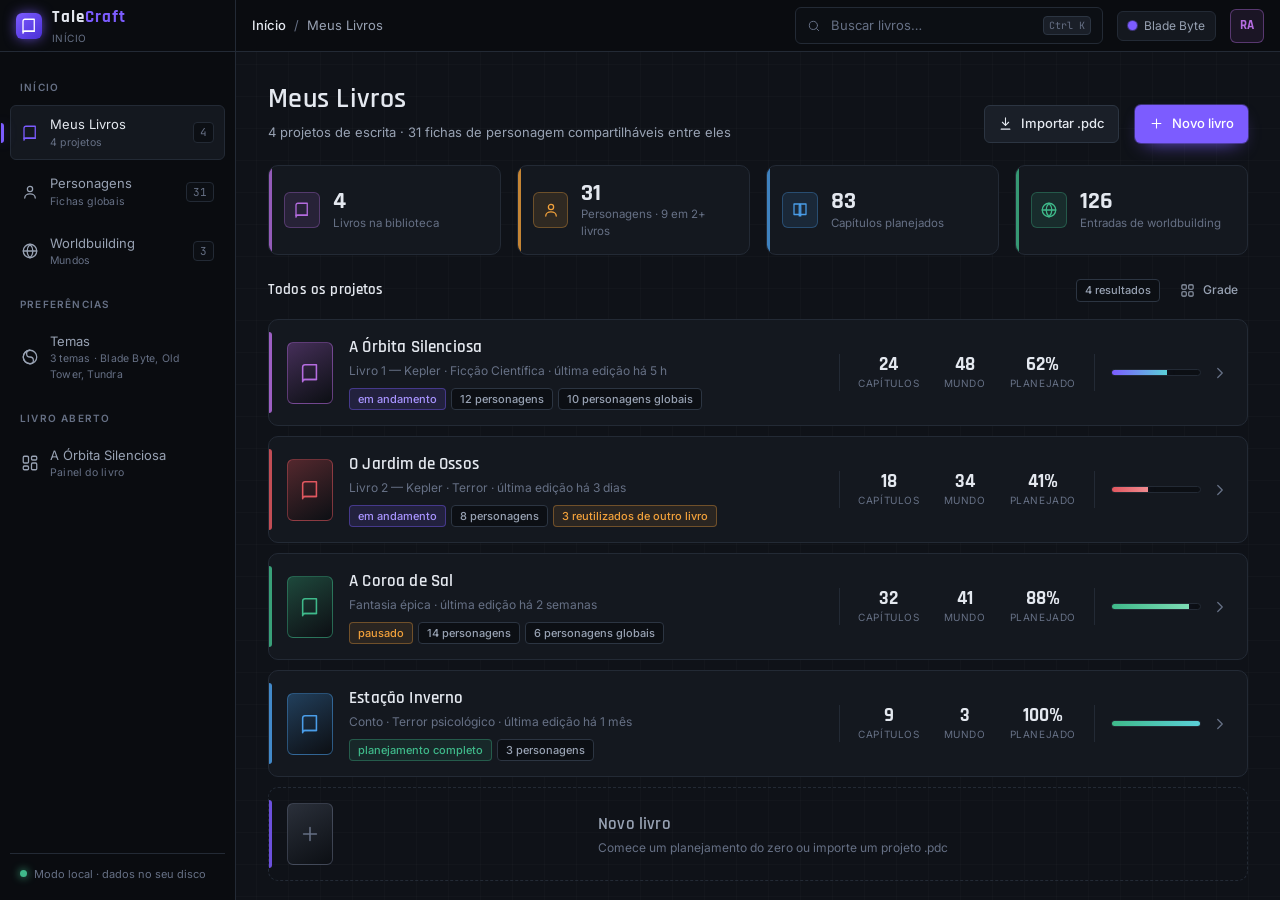
<file: prototype/index.html>
<!DOCTYPE html>
<html lang="pt-BR" data-theme="blade-byte">
<head>
  <meta charset="UTF-8" />
  <title>TaleCraft — Meus Livros</title>
  <link rel="preconnect" href="https://fonts.googleapis.com" />
  <link rel="preconnect" href="https://fonts.gstatic.com" crossorigin />
  <link href="https://fonts.googleapis.com/css2?family=Inter:wght@400;500;600;700&family=Rajdhani:wght@500;600;700&family=JetBrains+Mono:wght@400;500&family=Cinzel:wght@500;600;700&family=Alegreya:ital,wght@0,400;0,500;0,700;1,400&family=IBM+Plex+Mono:wght@400;500&display=swap" rel="stylesheet" />
  <link rel="stylesheet" href="css/talecraft.css" />
  <script src="js/tema.js"></script>
</head>
<body>
<div class="app">

  <a class="brandlink" href="index.html" title="Ir para o Início">
    <div class="brand">
      <div class="brand__mark">
        <svg class="icon" viewBox="0 0 24 24"><path d="M4 5.5A2.5 2.5 0 0 1 6.5 3H19v16H6.5A2.5 2.5 0 0 0 4 21.5V5.5Z"/><path d="M4 19h15"/></svg>
      </div>
      <div>
          <div class="brand__name">Tale<span>Craft</span></div>
        <span class="brand__book">Início</span>
      </div>
    </div>
  </a>

  <header class="topbar">
    <div class="crumb">
      <strong>Início</strong>
      <span class="crumb__sep">/</span>
      <span>Meus Livros</span>
    </div>
    <div class="topbar__spacer"></div>
    <label class="field">
      <svg class="icon icon-sm" viewBox="0 0 24 24"><circle cx="11" cy="11" r="7"/><path d="m20 20-3.5-3.5"/></svg>
      <input type="search" placeholder="Buscar livros…" />
      <kbd>Ctrl K</kbd>
    </label>
    <a class="themebtn" href="temas.html" title="Trocar tema">
      <span class="themebtn__dot"></span>
      <span class="themebtn__text">Tema</span>
    </a>
    <div class="avatar avatar--violet">RA</div>
  </header>

  <aside class="sidebar">
    <div class="sidebar__label">Início</div>
    <a class="navitem is-active" href="index.html">
      <svg class="icon" viewBox="0 0 24 24"><path d="M4 5.5A2.5 2.5 0 0 1 6.5 3H19v16H6.5A2.5 2.5 0 0 0 4 21.5V5.5Z"/><path d="M4 19h15"/></svg>
      <span class="navitem__text">Meus Livros<small>4 projetos</small></span>
      <span class="navitem__count">4</span>
    </a>
    <a class="navitem" href="personagens-biblioteca.html">
      <svg class="icon" viewBox="0 0 24 24"><circle cx="12" cy="8" r="3.5"/><path d="M5 20c0-3.3 3.1-5.5 7-5.5s7 2.2 7 5.5"/></svg>
      <span class="navitem__text">Personagens<small>Fichas globais</small></span>
      <span class="navitem__count">31</span>
    </a>
    <a class="navitem navitem--world" href="mundos.html">
      <svg class="icon" viewBox="0 0 24 24"><circle cx="12" cy="12" r="9"/><path d="M3 12h18"/><path d="M12 3c2.5 2.6 3.8 5.7 3.8 9S14.5 18.4 12 21c-2.5-2.6-3.8-5.7-3.8-9S9.5 5.6 12 3Z"/></svg>
      <span class="navitem__text">Worldbuilding<small>Mundos</small></span>
      <span class="navitem__count">3</span>
    </a>

    <div class="sidebar__label">Preferências</div>
    <a class="navitem" href="temas.html">
      <svg class="icon" viewBox="0 0 24 24"><circle cx="12" cy="12" r="9"/><path d="M12 3a9 9 0 0 0 0 18 4.5 4.5 0 0 0 0-9 4.5 4.5 0 0 1 0-9Z"/></svg>
      <span class="navitem__text">Temas<small>3 temas · Blade Byte, Old Tower, Tundra</small></span>
    </a>

    <div class="sidebar__label">Livro aberto</div>
    <a class="navitem navitem--book" href="livro.html">
      <svg class="icon" viewBox="0 0 24 24"><rect x="3" y="3" width="7" height="9" rx="1.5"/><rect x="14" y="3" width="7" height="5" rx="1.5"/><rect x="14" y="12" width="7" height="9" rx="1.5"/><rect x="3" y="16" width="7" height="5" rx="1.5"/></svg>
      <span class="navitem__text">A Órbita Silenciosa<small>Painel do livro</small></span>
    </a>

    <div class="sidebar__foot">
      <span class="dot"></span>
      <span>Modo local · dados no seu disco</span>
    </div>
  </aside>

  <main class="main main--wide">

    <div class="roothead">
      <div style="flex:1">
        <h1>Meus Livros</h1>
        <p>4 projetos de escrita · 31 fichas de personagem compartilháveis entre eles</p>
      </div>
      <button class="btn">
        <svg class="icon" viewBox="0 0 24 24"><path d="M12 3v12"/><path d="m7 10 5 5 5-5"/><path d="M5 21h14"/></svg>
        Importar .pdc
      </button>
      <button class="btn btn--primary">
        <svg class="icon" viewBox="0 0 24 24"><path d="M12 5v14M5 12h14"/></svg>
        Novo livro
      </button>
    </div>

    <div class="grid grid--4" style="margin-bottom:20px">
      <div class="metric metric--book">
        <div class="metric__icon">
          <svg class="icon" viewBox="0 0 24 24"><path d="M4 5.5A2.5 2.5 0 0 1 6.5 3H19v16H6.5A2.5 2.5 0 0 0 4 21.5V5.5Z"/><path d="M4 19h15"/></svg>
        </div>
        <div><div class="metric__value">4</div><div class="metric__label">Livros na biblioteca</div></div>
      </div>
      <div class="metric metric--char">
        <div class="metric__icon">
          <svg class="icon" viewBox="0 0 24 24"><circle cx="12" cy="8" r="3.5"/><path d="M5 20c0-3.3 3.1-5.5 7-5.5s7 2.2 7 5.5"/></svg>
        </div>
        <div><div class="metric__value">31</div><div class="metric__label">Personagens · 9 em 2+ livros</div></div>
      </div>
      <div class="metric metric--chap">
        <div class="metric__icon">
          <svg class="icon" viewBox="0 0 24 24"><path d="M4 4h7a2 2 0 0 1 2 2v14a2 2 0 0 0-2-2H4V4Z"/><path d="M20 4h-7a2 2 0 0 0-2 2v14a2 2 0 0 1 2-2h7V4Z"/></svg>
        </div>
        <div><div class="metric__value">83</div><div class="metric__label">Capítulos planejados</div></div>
      </div>
      <div class="metric metric--world">
        <div class="metric__icon">
          <svg class="icon" viewBox="0 0 24 24"><circle cx="12" cy="12" r="9"/><path d="M3 12h18"/><path d="M12 3c2.5 2.6 3.8 5.7 3.8 9S14.5 18.4 12 21c-2.5-2.6-3.8-5.7-3.8-9S9.5 5.6 12 3Z"/></svg>
        </div>
        <div><div class="metric__value">126</div><div class="metric__label">Entradas de worldbuilding</div></div>
      </div>
    </div>

    <div class="row" style="margin-bottom:14px">
      <h2 style="font-size:15px">Todos os projetos</h2>
      <span class="spacer"></span>
      <span class="badge">4 resultados</span>
      <button class="btn btn--sm btn--ghost">
        <svg class="icon icon-sm" viewBox="0 0 24 24"><rect x="3" y="3" width="7" height="7" rx="1.5"/><rect x="14" y="3" width="7" height="7" rx="1.5"/><rect x="3" y="14" width="7" height="7" rx="1.5"/><rect x="14" y="14" width="7" height="7" rx="1.5"/></svg>
        Grade
      </button>
    </div>

    <div class="booklist">

      <article class="booktile c--violet" onclick="location.href='livro.html'">
        <div class="booktile__cover">
          <svg class="icon icon-lg" viewBox="0 0 24 24"><path d="M4 5.5A2.5 2.5 0 0 1 6.5 3H19v16H6.5A2.5 2.5 0 0 0 4 21.5V5.5Z"/><path d="M4 19h15"/></svg>
        </div>
        <div class="booktile__main">
          <div class="booktile__title">A Órbita Silenciosa</div>
          <div class="booktile__sub">Livro 1 — Kepler · Ficção Científica · última edição há 5 h</div>
          <div class="booktile__tags">
            <span class="badge badge--accent">em andamento</span>
            <span class="badge">12 personagens</span>
            <span class="badge">10 personagens globais</span>
          </div>
        </div>
        <div class="booktile__stats">
          <div class="bookstat"><div class="bookstat__n">24</div><div class="bookstat__l">Capítulos</div></div>
          <div class="bookstat"><div class="bookstat__n">48</div><div class="bookstat__l">Mundo</div></div>
          <div class="bookstat"><div class="bookstat__n">62%</div><div class="bookstat__l">Planejado</div></div>
        </div>
        <div class="booktile__side">
          <div style="width:90px">
            <div class="progress"><div class="progress__fill" style="--pct:62%"></div></div>
          </div>
          <svg class="icon" viewBox="0 0 24 24" style="color:var(--text-dim)"><path d="m9 6 6 6-6 6"/></svg>
        </div>
      </article>

      <article class="booktile c--red" onclick="location.href='livro.html'">
        <div class="booktile__cover">
          <svg class="icon icon-lg" viewBox="0 0 24 24"><path d="M4 5.5A2.5 2.5 0 0 1 6.5 3H19v16H6.5A2.5 2.5 0 0 0 4 21.5V5.5Z"/><path d="M4 19h15"/></svg>
        </div>
        <div class="booktile__main">
          <div class="booktile__title">O Jardim de Ossos</div>
          <div class="booktile__sub">Livro 2 — Kepler · Terror · última edição há 3 dias</div>
          <div class="booktile__tags">
            <span class="badge badge--accent">em andamento</span>
            <span class="badge">8 personagens</span>
            <span class="badge badge--warn">3 reutilizados de outro livro</span>
          </div>
        </div>
        <div class="booktile__stats">
          <div class="bookstat"><div class="bookstat__n">18</div><div class="bookstat__l">Capítulos</div></div>
          <div class="bookstat"><div class="bookstat__n">34</div><div class="bookstat__l">Mundo</div></div>
          <div class="bookstat"><div class="bookstat__n">41%</div><div class="bookstat__l">Planejado</div></div>
        </div>
        <div class="booktile__side">
          <div style="width:90px">
            <div class="progress"><div class="progress__fill" style="--pct:41%;background:linear-gradient(90deg,var(--danger),#f08b90)"></div></div>
          </div>
          <svg class="icon" viewBox="0 0 24 24" style="color:var(--text-dim)"><path d="m9 6 6 6-6 6"/></svg>
        </div>
      </article>

      <article class="booktile c--green" onclick="location.href='livro.html'">
        <div class="booktile__cover">
          <svg class="icon icon-lg" viewBox="0 0 24 24"><path d="M4 5.5A2.5 2.5 0 0 1 6.5 3H19v16H6.5A2.5 2.5 0 0 0 4 21.5V5.5Z"/><path d="M4 19h15"/></svg>
        </div>
        <div class="booktile__main">
          <div class="booktile__title">A Coroa de Sal</div>
          <div class="booktile__sub">Fantasia épica · última edição há 2 semanas</div>
          <div class="booktile__tags">
            <span class="badge badge--warn">pausado</span>
            <span class="badge">14 personagens</span>
            <span class="badge">6 personagens globais</span>
          </div>
        </div>
        <div class="booktile__stats">
          <div class="bookstat"><div class="bookstat__n">32</div><div class="bookstat__l">Capítulos</div></div>
          <div class="bookstat"><div class="bookstat__n">41</div><div class="bookstat__l">Mundo</div></div>
          <div class="bookstat"><div class="bookstat__n">88%</div><div class="bookstat__l">Planejado</div></div>
        </div>
        <div class="booktile__side">
          <div style="width:90px">
            <div class="progress"><div class="progress__fill" style="--pct:88%;background:linear-gradient(90deg,var(--accent-world),#7ddcb5)"></div></div>
          </div>
          <svg class="icon" viewBox="0 0 24 24" style="color:var(--text-dim)"><path d="m9 6 6 6-6 6"/></svg>
        </div>
      </article>

      <article class="booktile c--blue" onclick="location.href='livro.html'">
        <div class="booktile__cover">
          <svg class="icon icon-lg" viewBox="0 0 24 24"><path d="M4 5.5A2.5 2.5 0 0 1 6.5 3H19v16H6.5A2.5 2.5 0 0 0 4 21.5V5.5Z"/><path d="M4 19h15"/></svg>
        </div>
        <div class="booktile__main">
          <div class="booktile__title">Estação Inverno</div>
          <div class="booktile__sub">Conto · Terror psicológico · última edição há 1 mês</div>
          <div class="booktile__tags">
            <span class="badge badge--ok">planejamento completo</span>
            <span class="badge">3 personagens</span>
          </div>
        </div>
        <div class="booktile__stats">
          <div class="bookstat"><div class="bookstat__n">9</div><div class="bookstat__l">Capítulos</div></div>
          <div class="bookstat"><div class="bookstat__n">3</div><div class="bookstat__l">Mundo</div></div>
          <div class="bookstat"><div class="bookstat__n">100%</div><div class="bookstat__l">Planejado</div></div>
        </div>
        <div class="booktile__side">
          <div style="width:90px">
            <div class="progress"><div class="progress__fill" style="--pct:100%;background:linear-gradient(90deg,var(--ok),#5ad0d8)"></div></div>
          </div>
          <svg class="icon" viewBox="0 0 24 24" style="color:var(--text-dim)"><path d="m9 6 6 6-6 6"/></svg>
        </div>
      </article>

      <article class="booktile" style="border-style:dashed;background:transparent;justify-items:center">
        <div class="booktile__cover" style="--book-color:var(--text-dim)">
          <svg class="icon icon-lg" viewBox="0 0 24 24"><path d="M12 5v14M5 12h14"/></svg>
        </div>
        <div class="booktile__main">
          <div class="booktile__title" style="color:var(--text-muted)">Novo livro</div>
          <div class="booktile__sub">Comece um planejamento do zero ou importe um projeto .pdc</div>
        </div>
      </article>

    </div>

    <section class="panel" style="margin-top:22px">
      <div class="panel__head panel__head--accent">
        <svg class="icon" viewBox="0 0 24 24"><circle cx="12" cy="8" r="3.5"/><path d="M5 20c0-3.3 3.1-5.5 7-5.5s7 2.2 7 5.5"/></svg>
        <span class="panel__title">Personagens que atravessam livros</span>
        <span class="spacer"></span>
        <a class="btn btn--sm btn--ghost" href="personagens-biblioteca.html">Ver biblioteca completa</a>
      </div>
      <div class="panel__body panel__body--tight">
        <div class="datalist">
          <a class="dataline dataline--interactive" href="personagem.html">
            <div class="portrait portrait--xs portrait--square portrait--amber"><img src="img/personagens/iara-vasquez.jpg" alt="Retrato de personagem" /></div>
            <div class="dataline__main">
              <div class="dataline__title">Iara Vasquez</div>
              <div class="dataline__sub">3 vínculos · protagonista em A Órbita Silenciosa e O Jardim de Ossos</div>
            </div>
            <div class="dataline__side">
              <span class="badge c--violet">A Órbita Silenciosa</span>
              <span class="badge c--red">O Jardim de Ossos</span>
              <span class="badge c--green">A Coroa de Sal</span>
            </div>
          </a>
          <a class="dataline dataline--interactive" href="personagem.html">
            <div class="portrait portrait--xs portrait--square portrait--blue"><img src="img/personagens/andarilho-9.jpg" alt="Retrato de personagem" /></div>
            <div class="dataline__main">
              <div class="dataline__title">Andarilho-9</div>
              <div class="dataline__sub">2 vínculos · protagonista em um livro, antagonista no outro</div>
            </div>
            <div class="dataline__side">
              <span class="badge c--violet">A Órbita Silenciosa</span>
              <span class="badge c--red">O Jardim de Ossos</span>
            </div>
          </a>
          <a class="dataline dataline--interactive" href="personagem.html">
            <div class="portrait portrait--xs portrait--square portrait--red"><img src="img/personagens/kael-moreau.jpg" alt="Retrato de personagem" /></div>
            <div class="dataline__main">
              <div class="dataline__title">Kael Moreau</div>
              <div class="dataline__sub">2 vínculos · antagonista em um livro, coadjuvante no outro</div>
            </div>
            <div class="dataline__side">
              <span class="badge c--violet">A Órbita Silenciosa</span>
              <span class="badge c--green">A Coroa de Sal</span>
            </div>
          </a>
        </div>
      </div>
      <div class="panel__foot">
        <svg class="icon icon-sm" viewBox="0 0 24 24"><path d="M12 9v4M12 17h.01"/><path d="M10.3 3.9 2.5 18a2 2 0 0 0 1.7 3h15.6a2 2 0 0 0 1.7-3L13.7 3.9a2 2 0 0 0-3.4 0Z"/></svg>
        <span>A ficha do personagem é única. O papel e o arco mudam conforme o livro.</span>
      </div>
    </section>

  </main>
</div>
</body>
</html>
</file>
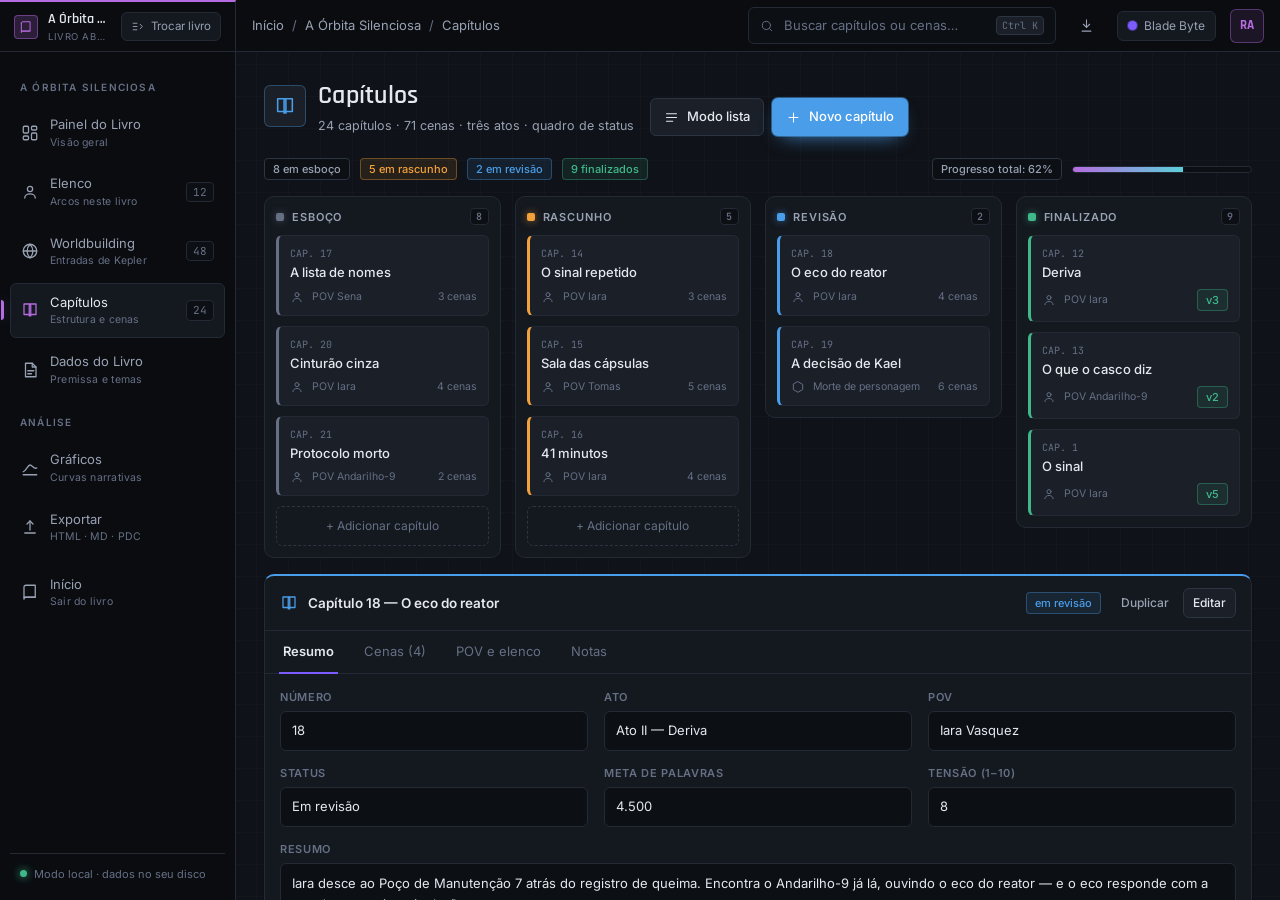
<file: prototype/capitulos.html>
<!DOCTYPE html>
<html lang="pt-BR" data-theme="blade-byte">
<head>
  <meta charset="UTF-8" />
  <title>TaleCraft — Capítulos</title>
  <link rel="preconnect" href="https://fonts.googleapis.com" />
  <link rel="preconnect" href="https://fonts.gstatic.com" crossorigin />
  <link href="https://fonts.googleapis.com/css2?family=Inter:wght@400;500;600;700&family=Rajdhani:wght@500;600;700&family=JetBrains+Mono:wght@400;500&family=Cinzel:wght@500;600;700&family=Alegreya:ital,wght@0,400;0,500;0,700;1,400&family=IBM+Plex+Mono:wght@400;500&display=swap" rel="stylesheet" />
  <link rel="stylesheet" href="css/talecraft.css" />
  <script src="js/tema.js"></script>
</head>
<body>
<div class="app app--book" style="--book-color:var(--accent-book)">

  <div class="bookband">
    <div class="bookband__mark">
      <svg class="icon icon-sm" viewBox="0 0 24 24"><path d="M4 5.5A2.5 2.5 0 0 1 6.5 3H19v16H6.5A2.5 2.5 0 0 0 4 21.5V5.5Z"/><path d="M4 19h15"/></svg>
    </div>
    <div class="bookband__text">
      <div class="bookband__title">A Órbita Silenciosa</div>
      <div class="bookband__sub">Livro aberto · Kepler · 62%</div>
    </div>
    <a class="bookswitch bookband__switch" href="index.html">
      <svg class="icon" viewBox="0 0 24 24"><path d="M4 6h7M4 12h7M4 18h7"/><path d="m17 8 4 4-4 4"/></svg>
      Trocar livro
    </a>
  </div>

  <header class="topbar">
    <div class="crumb">
      <a href="index.html" style="color:var(--text-muted)">Início</a>
      <span class="crumb__sep">/</span>
      <a href="livro.html" style="color:var(--text-muted)">A Órbita Silenciosa</a>
      <span class="crumb__sep">/</span>
      <span>Capítulos</span>
    </div>
    <div class="topbar__spacer"></div>
    <label class="field">
      <svg class="icon icon-sm" viewBox="0 0 24 24"><circle cx="11" cy="11" r="7"/><path d="m20 20-3.5-3.5"/></svg>
      <input type="search" placeholder="Buscar capítulos ou cenas…" />
      <kbd>Ctrl K</kbd>
    </label>
    <button class="btn btn--icon btn--ghost" title="Exportar" onclick="location.href='exportar.html'">
      <svg class="icon" viewBox="0 0 24 24"><path d="M12 3v12"/><path d="m7 10 5 5 5-5"/><path d="M5 21h14"/></svg>
    </button>
    <a class="themebtn" href="temas.html" title="Trocar tema">
      <span class="themebtn__dot"></span>
      <span class="themebtn__text">Tema</span>
    </a>
    <div class="avatar avatar--violet">RA</div>
  </header>

  <aside class="sidebar">
    <div class="sidebar__label">A Órbita Silenciosa</div>
    <a class="navitem" href="livro.html">
      <svg class="icon" viewBox="0 0 24 24"><rect x="3" y="3" width="7" height="9" rx="1.5"/><rect x="14" y="3" width="7" height="5" rx="1.5"/><rect x="14" y="12" width="7" height="9" rx="1.5"/><rect x="3" y="16" width="7" height="5" rx="1.5"/></svg>
      <span class="navitem__text">Painel do Livro<small>Visão geral</small></span>
    </a>
    <a class="navitem navitem--characters" href="personagens.html">
      <svg class="icon" viewBox="0 0 24 24"><circle cx="12" cy="8" r="3.5"/><path d="M5 20c0-3.3 3.1-5.5 7-5.5s7 2.2 7 5.5"/></svg>
      <span class="navitem__text">Elenco<small>Arcos neste livro</small></span>
      <span class="navitem__count">12</span>
    </a>
    <a class="navitem navitem--world" href="worldbuilding.html">
      <svg class="icon" viewBox="0 0 24 24"><circle cx="12" cy="12" r="9"/><path d="M3 12h18"/><path d="M12 3c2.5 2.6 3.8 5.7 3.8 9S14.5 18.4 12 21c-2.5-2.6-3.8-5.7-3.8-9S9.5 5.6 12 3Z"/></svg>
      <span class="navitem__text">Worldbuilding<small>Entradas de Kepler</small></span>
      <span class="navitem__count">48</span>
    </a>
    <a class="navitem navitem--chapters is-active" href="capitulos.html">
      <svg class="icon" viewBox="0 0 24 24"><path d="M4 4h7a2 2 0 0 1 2 2v14a2 2 0 0 0-2-2H4V4Z"/><path d="M20 4h-7a2 2 0 0 0-2 2v14a2 2 0 0 1 2-2h7V4Z"/></svg>
      <span class="navitem__text">Capítulos<small>Estrutura e cenas</small></span>
      <span class="navitem__count">24</span>
    </a>
    <a class="navitem navitem--book" href="dados-do-livro.html">
      <svg class="icon" viewBox="0 0 24 24"><path d="M6 3h9l5 5v13H6z"/><path d="M15 3v5h5"/><path d="M9 13h8M9 17h5"/></svg>
      <span class="navitem__text">Dados do Livro<small>Premissa e temas</small></span>
    </a>
    <div class="sidebar__label">Análise</div>
    <a class="navitem" href="graficos.html">
      <svg class="icon" viewBox="0 0 24 24"><path d="M3 17c4-1 6-9 9-9s5 6 9 4"/><path d="M3 21h18"/></svg>
      <span class="navitem__text">Gráficos<small>Curvas narrativas</small></span>
    </a>
    <a class="navitem" href="exportar.html">
      <svg class="icon" viewBox="0 0 24 24"><path d="M12 16V4"/><path d="m8 8 4-4 4 4"/><path d="M5 20h14"/></svg>
      <span class="navitem__text">Exportar<small>HTML · MD · PDC</small></span>
    </a>
    <a class="navitem" href="personagens-biblioteca.html" style="margin-top:6px">
      <svg class="icon" viewBox="0 0 24 24"><path d="M4 5.5A2.5 2.5 0 0 1 6.5 3H19v16H6.5A2.5 2.5 0 0 0 4 21.5V5.5Z"/><path d="M4 19h15"/></svg>
      <span class="navitem__text">Início<small>Sair do livro</small></span>
    </a>
    <div class="sidebar__foot">
      <span class="dot"></span>
      <span>Modo local · dados no seu disco</span>
    </div>
  </aside>

  <main class="main">

    <div class="page-head">
      <div class="page-head__title">
        <div class="page-head__emblem" style="color:var(--accent-chapter);border-color:rgba(74,157,232,.35)">
          <svg class="icon" viewBox="0 0 24 24"><path d="M4 4h7a2 2 0 0 1 2 2v14a2 2 0 0 0-2-2H4V4Z"/><path d="M20 4h-7a2 2 0 0 0-2 2v14a2 2 0 0 1 2-2h7V4Z"/></svg>
        </div>
        <div class="page-head__meta">
          <h1>Capítulos</h1>
          <p>24 capítulos · 71 cenas · três atos · quadro de status</p>
        </div>
      </div>
      <div class="page-head__actions">
        <button class="btn">
          <svg class="icon" viewBox="0 0 24 24"><path d="M4 6h16M4 12h16M4 18h10"/></svg>
          Modo lista
        </button>
        <button class="btn btn--primary" style="background:var(--accent-chapter);box-shadow:0 0 0 1px rgba(74,157,232,.5),0 8px 20px -10px var(--accent-chapter)">
          <svg class="icon" viewBox="0 0 24 24"><path d="M12 5v14M5 12h14"/></svg>
          Novo capítulo
        </button>
      </div>
    </div>

    <div class="stack">

      <!-- Resumo do quadro -->
      <div class="row row--wrap">
        <span class="badge">8 em esboço</span>
        <span class="badge badge--warn">5 em rascunho</span>
        <span class="badge badge--info">2 em revisão</span>
        <span class="badge badge--ok">9 finalizados</span>
        <span class="spacer"></span>
        <span class="badge">Progresso total: 62%</span>
        <div class="progress" style="width:180px"><div class="progress__fill" style="--pct:62%"></div></div>
      </div>

      <!-- Kanban -->
      <div class="kanban">

        <section class="column column--outline">
          <div class="column__head">
            <span class="tick"></span> Esboço <span class="column__count">8</span>
          </div>

          <article class="chip">
            <div class="chip__no">CAP. 17</div>
            <div class="chip__title">A lista de nomes</div>
            <div class="chip__foot">
              <svg class="icon icon-sm" viewBox="0 0 24 24"><circle cx="12" cy="8" r="3.5"/><path d="M5 20c0-3.3 3.1-5.5 7-5.5s7 2.2 7 5.5"/></svg> POV Sena
              <span class="spacer"></span> 3 cenas
            </div>
          </article>

          <article class="chip">
            <div class="chip__no">CAP. 20</div>
            <div class="chip__title">Cinturão cinza</div>
            <div class="chip__foot">
              <svg class="icon icon-sm" viewBox="0 0 24 24"><circle cx="12" cy="8" r="3.5"/><path d="M5 20c0-3.3 3.1-5.5 7-5.5s7 2.2 7 5.5"/></svg> POV Iara
              <span class="spacer"></span> 4 cenas
            </div>
          </article>

          <article class="chip">
            <div class="chip__no">CAP. 21</div>
            <div class="chip__title">Protocolo morto</div>
            <div class="chip__foot">
              <svg class="icon icon-sm" viewBox="0 0 24 24"><circle cx="12" cy="8" r="3.5"/><path d="M5 20c0-3.3 3.1-5.5 7-5.5s7 2.2 7 5.5"/></svg> POV Andarilho-9
              <span class="spacer"></span> 2 cenas
            </div>
          </article>

          <article class="chip chip--add">+ Adicionar capítulo</article>
        </section>

        <section class="column column--draft">
          <div class="column__head">
            <span class="tick"></span> Rascunho <span class="column__count">5</span>
          </div>

          <article class="chip">
            <div class="chip__no">CAP. 14</div>
            <div class="chip__title">O sinal repetido</div>
            <div class="chip__foot">
              <svg class="icon icon-sm" viewBox="0 0 24 24"><circle cx="12" cy="8" r="3.5"/><path d="M5 20c0-3.3 3.1-5.5 7-5.5s7 2.2 7 5.5"/></svg> POV Iara
              <span class="spacer"></span> 3 cenas
            </div>
          </article>

          <article class="chip">
            <div class="chip__no">CAP. 15</div>
            <div class="chip__title">Sala das cápsulas</div>
            <div class="chip__foot">
              <svg class="icon icon-sm" viewBox="0 0 24 24"><circle cx="12" cy="8" r="3.5"/><path d="M5 20c0-3.3 3.1-5.5 7-5.5s7 2.2 7 5.5"/></svg> POV Tomas
              <span class="spacer"></span> 5 cenas
            </div>
          </article>

          <article class="chip">
            <div class="chip__no">CAP. 16</div>
            <div class="chip__title">41 minutos</div>
            <div class="chip__foot">
              <svg class="icon icon-sm" viewBox="0 0 24 24"><circle cx="12" cy="8" r="3.5"/><path d="M5 20c0-3.3 3.1-5.5 7-5.5s7 2.2 7 5.5"/></svg> POV Iara
              <span class="spacer"></span> 4 cenas
            </div>
          </article>

          <article class="chip chip--add">+ Adicionar capítulo</article>
        </section>

        <section class="column column--revise">
          <div class="column__head">
            <span class="tick"></span> Revisão <span class="column__count">2</span>
          </div>

          <article class="chip">
            <div class="chip__no">CAP. 18</div>
            <div class="chip__title">O eco do reator</div>
            <div class="chip__foot">
              <svg class="icon icon-sm" viewBox="0 0 24 24"><circle cx="12" cy="8" r="3.5"/><path d="M5 20c0-3.3 3.1-5.5 7-5.5s7 2.2 7 5.5"/></svg> POV Iara
              <span class="spacer"></span> 4 cenas
            </div>
          </article>

          <article class="chip">
            <div class="chip__no">CAP. 19</div>
            <div class="chip__title">A decisão de Kael</div>
            <div class="chip__foot">
              <svg class="icon icon-sm" viewBox="0 0 24 24"><path d="M12 3l8 4.5v9L12 21l-8-4.5v-9z"/></svg> Morte de personagem
              <span class="spacer"></span> 6 cenas
            </div>
          </article>
        </section>

        <section class="column column--done">
          <div class="column__head">
            <span class="tick"></span> Finalizado <span class="column__count">9</span>
          </div>

          <article class="chip">
            <div class="chip__no">CAP. 12</div>
            <div class="chip__title">Deriva</div>
            <div class="chip__foot">
              <svg class="icon icon-sm" viewBox="0 0 24 24"><circle cx="12" cy="8" r="3.5"/><path d="M5 20c0-3.3 3.1-5.5 7-5.5s7 2.2 7 5.5"/></svg> POV Iara
              <span class="spacer"></span> <span class="badge badge--ok">v3</span>
            </div>
          </article>

          <article class="chip">
            <div class="chip__no">CAP. 13</div>
            <div class="chip__title">O que o casco diz</div>
            <div class="chip__foot">
              <svg class="icon icon-sm" viewBox="0 0 24 24"><circle cx="12" cy="8" r="3.5"/><path d="M5 20c0-3.3 3.1-5.5 7-5.5s7 2.2 7 5.5"/></svg> POV Andarilho-9
              <span class="spacer"></span> <span class="badge badge--ok">v2</span>
            </div>
          </article>

          <article class="chip">
            <div class="chip__no">CAP. 1</div>
            <div class="chip__title">O sinal</div>
            <div class="chip__foot">
              <svg class="icon icon-sm" viewBox="0 0 24 24"><circle cx="12" cy="8" r="3.5"/><path d="M5 20c0-3.3 3.1-5.5 7-5.5s7 2.2 7 5.5"/></svg> POV Iara
              <span class="spacer"></span> <span class="badge badge--ok">v5</span>
            </div>
          </article>
        </section>

      </div>

      <!-- Detalhe do capítulo -->
      <section class="panel panel--accent-chap">
        <div class="panel__head">
          <svg class="icon" viewBox="0 0 24 24" style="color:var(--accent-chapter)"><path d="M4 4h7a2 2 0 0 1 2 2v14a2 2 0 0 0-2-2H4V4Z"/><path d="M20 4h-7a2 2 0 0 0-2 2v14a2 2 0 0 1 2-2h7V4Z"/></svg>
          <span class="panel__title">Capítulo 18 — O eco do reator</span>
          <span class="badge badge--info">em revisão</span>
          <div class="panel__tools">
            <button class="btn btn--sm btn--ghost">Duplicar</button>
            <button class="btn btn--sm">Editar</button>
          </div>
        </div>
        <div class="tabs">
          <div class="tab is-active">Resumo</div>
          <div class="tab">Cenas (4)</div>
          <div class="tab">POV e elenco</div>
          <div class="tab">Notas</div>
        </div>
        <div class="panel__body">
          <div class="formgrid formgrid--3">
            <div class="formfield">
              <label>Número</label>
              <input class="input" value="18" />
            </div>
            <div class="formfield">
              <label>Ato</label>
              <select class="select"><option>Ato II — Deriva</option><option>Ato I</option><option>Ato III</option></select>
            </div>
            <div class="formfield">
              <label>POV</label>
              <select class="select"><option>Iara Vasquez</option><option>Andarilho-9</option><option>Kael Moreau</option></select>
            </div>
            <div class="formfield">
              <label>Status</label>
              <select class="select"><option>Em revisão</option><option>Esboço</option><option>Finalizado</option></select>
            </div>
            <div class="formfield">
              <label>Meta de palavras</label>
              <input class="input" value="4.500" />
            </div>
            <div class="formfield">
              <label>Tensão (1–10)</label>
              <input class="input" value="8" />
            </div>
            <div class="formfield span-all">
              <label>Resumo</label>
              <textarea class="textarea">Iara desce ao Poço de Manutenção 7 atrás do registro de queima. Encontra o Andarilho-9 já lá, ouvindo o eco do reator — e o eco responde com a voz de sua antiga tripulação.</textarea>
            </div>
          </div>

          <div class="row row--wrap" style="margin-top:14px;gap:6px">
            <span class="badge">Personagens: Iara, Andarilho-9</span>
            <span class="badge">Local: Poço de Manutenção 7</span>
            <span class="badge">Elemento: sistema de energia</span>
            <span class="badge badge--warn">revisar ritmo do 2º terço</span>
          </div>
        </div>
        <div class="panel__foot">
          <span class="dot"></span> Última edição há 5 horas · 4 cenas · 3.180 palavras
        </div>
      </section>

    </div>
  </main>
</div>
</body>
</html>
</file>
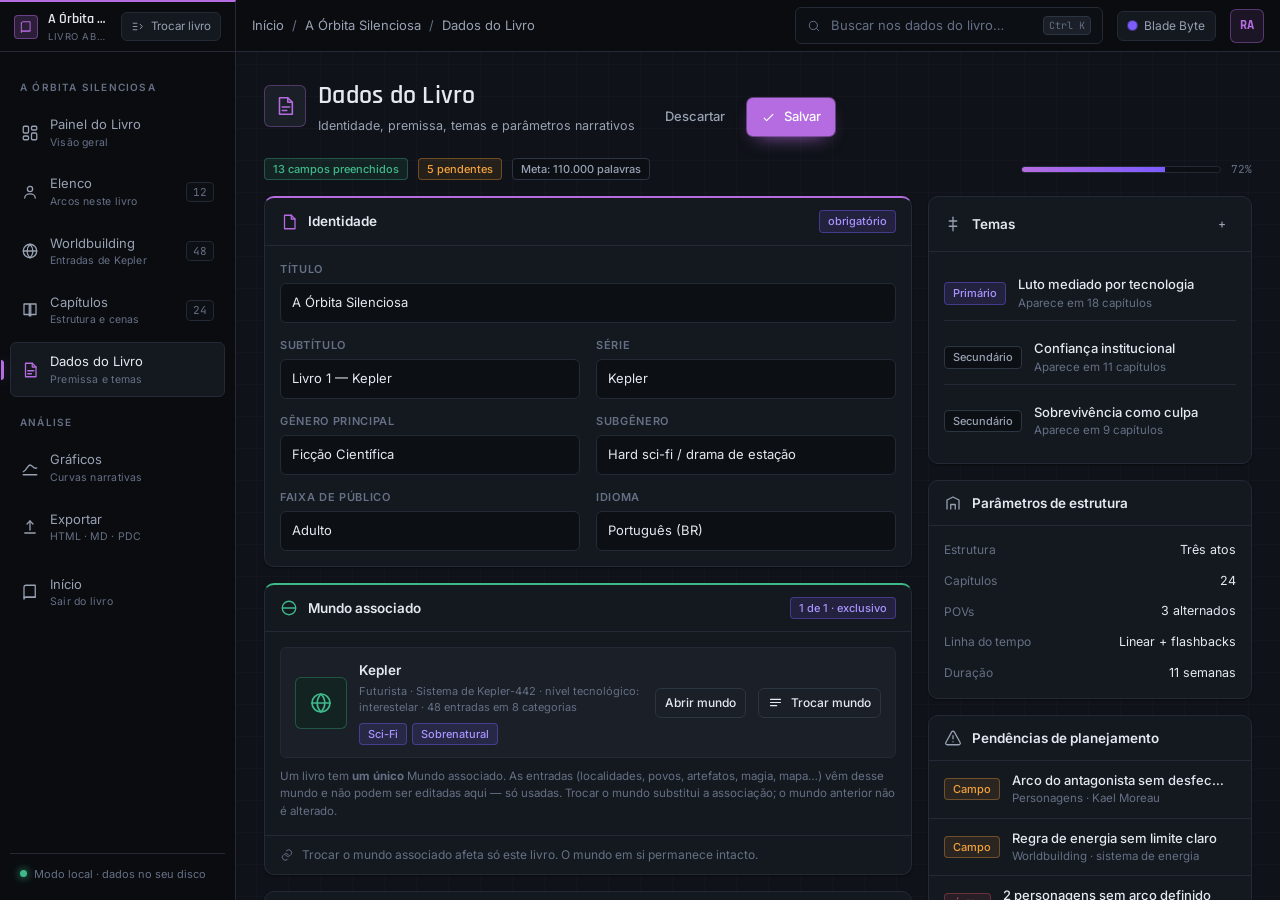
<file: prototype/dados-do-livro.html>
<!DOCTYPE html>
<html lang="pt-BR" data-theme="blade-byte">
<head>
  <meta charset="UTF-8" />
  <title>TaleCraft — Dados do Livro</title>
  <link rel="preconnect" href="https://fonts.googleapis.com" />
  <link rel="preconnect" href="https://fonts.gstatic.com" crossorigin />
  <link href="https://fonts.googleapis.com/css2?family=Inter:wght@400;500;600;700&family=Rajdhani:wght@500;600;700&family=JetBrains+Mono:wght@400;500&family=Cinzel:wght@500;600;700&family=Alegreya:ital,wght@0,400;0,500;0,700;1,400&family=IBM+Plex+Mono:wght@400;500&display=swap" rel="stylesheet" />
  <link rel="stylesheet" href="css/talecraft.css" />
  <script src="js/tema.js"></script>
</head>
<body>
<div class="app app--book" style="--book-color:var(--accent-book)">

  <div class="bookband">
    <div class="bookband__mark">
      <svg class="icon icon-sm" viewBox="0 0 24 24"><path d="M4 5.5A2.5 2.5 0 0 1 6.5 3H19v16H6.5A2.5 2.5 0 0 0 4 21.5V5.5Z"/><path d="M4 19h15"/></svg>
    </div>
    <div class="bookband__text">
      <div class="bookband__title">A Órbita Silenciosa</div>
      <div class="bookband__sub">Livro aberto · Kepler · 62%</div>
    </div>
    <a class="bookswitch bookband__switch" href="index.html">
      <svg class="icon" viewBox="0 0 24 24"><path d="M4 6h7M4 12h7M4 18h7"/><path d="m17 8 4 4-4 4"/></svg>
      Trocar livro
    </a>
  </div>

  <header class="topbar">
    <div class="crumb">
      <a href="index.html" style="color:var(--text-muted)">Início</a>
      <span class="crumb__sep">/</span>
      <a href="livro.html" style="color:var(--text-muted)">A Órbita Silenciosa</a>
      <span class="crumb__sep">/</span>
      <span>Dados do Livro</span>
    </div>
    <div class="topbar__spacer"></div>
    <label class="field">
      <svg class="icon icon-sm" viewBox="0 0 24 24"><circle cx="11" cy="11" r="7"/><path d="m20 20-3.5-3.5"/></svg>
      <input type="search" placeholder="Buscar nos dados do livro…" />
      <kbd>Ctrl K</kbd>
    </label>
    <a class="themebtn" href="temas.html" title="Trocar tema">
      <span class="themebtn__dot"></span>
      <span class="themebtn__text">Tema</span>
    </a>
    <div class="avatar avatar--violet">RA</div>
  </header>

  <aside class="sidebar">
    <div class="sidebar__label">A Órbita Silenciosa</div>
    <a class="navitem" href="livro.html">
      <svg class="icon" viewBox="0 0 24 24"><rect x="3" y="3" width="7" height="9" rx="1.5"/><rect x="14" y="3" width="7" height="5" rx="1.5"/><rect x="14" y="12" width="7" height="9" rx="1.5"/><rect x="3" y="16" width="7" height="5" rx="1.5"/></svg>
      <span class="navitem__text">Painel do Livro<small>Visão geral</small></span>
    </a>
    <a class="navitem navitem--characters" href="personagens.html">
      <svg class="icon" viewBox="0 0 24 24"><circle cx="12" cy="8" r="3.5"/><path d="M5 20c0-3.3 3.1-5.5 7-5.5s7 2.2 7 5.5"/></svg>
      <span class="navitem__text">Elenco<small>Arcos neste livro</small></span>
      <span class="navitem__count">12</span>
    </a>
    <a class="navitem navitem--world" href="worldbuilding.html">
      <svg class="icon" viewBox="0 0 24 24"><circle cx="12" cy="12" r="9"/><path d="M3 12h18"/><path d="M12 3c2.5 2.6 3.8 5.7 3.8 9S14.5 18.4 12 21c-2.5-2.6-3.8-5.7-3.8-9S9.5 5.6 12 3Z"/></svg>
      <span class="navitem__text">Worldbuilding<small>Entradas de Kepler</small></span>
      <span class="navitem__count">48</span>
    </a>
    <a class="navitem navitem--chapters" href="capitulos.html">
      <svg class="icon" viewBox="0 0 24 24"><path d="M4 4h7a2 2 0 0 1 2 2v14a2 2 0 0 0-2-2H4V4Z"/><path d="M20 4h-7a2 2 0 0 0-2 2v14a2 2 0 0 1 2-2h7V4Z"/></svg>
      <span class="navitem__text">Capítulos<small>Estrutura e cenas</small></span>
      <span class="navitem__count">24</span>
    </a>
    <a class="navitem navitem--book is-active" href="dados-do-livro.html">
      <svg class="icon" viewBox="0 0 24 24"><path d="M6 3h9l5 5v13H6z"/><path d="M15 3v5h5"/><path d="M9 13h8M9 17h5"/></svg>
      <span class="navitem__text">Dados do Livro<small>Premissa e temas</small></span>
    </a>
    <div class="sidebar__label">Análise</div>
    <a class="navitem" href="graficos.html">
      <svg class="icon" viewBox="0 0 24 24"><path d="M3 17c4-1 6-9 9-9s5 6 9 4"/><path d="M3 21h18"/></svg>
      <span class="navitem__text">Gráficos<small>Curvas narrativas</small></span>
    </a>
    <a class="navitem" href="exportar.html">
      <svg class="icon" viewBox="0 0 24 24"><path d="M12 16V4"/><path d="m8 8 4-4 4 4"/><path d="M5 20h14"/></svg>
      <span class="navitem__text">Exportar<small>HTML · MD · PDC</small></span>
    </a>
    <a class="navitem" href="personagens-biblioteca.html" style="margin-top:6px">
      <svg class="icon" viewBox="0 0 24 24"><path d="M4 5.5A2.5 2.5 0 0 1 6.5 3H19v16H6.5A2.5 2.5 0 0 0 4 21.5V5.5Z"/><path d="M4 19h15"/></svg>
      <span class="navitem__text">Início<small>Sair do livro</small></span>
    </a>
    <div class="sidebar__foot">
      <span class="dot"></span>
      <span>Modo local · dados no seu disco</span>
    </div>
  </aside>

  <main class="main">

    <div class="page-head">
      <div class="page-head__title">
        <div class="page-head__emblem" style="color:var(--accent-book);border-color:rgba(181,108,224,.35)">
          <svg class="icon" viewBox="0 0 24 24"><path d="M6 3h9l5 5v13H6z"/><path d="M15 3v5h5"/><path d="M9 13h8M9 17h5"/></svg>
        </div>
        <div class="page-head__meta">
          <h1>Dados do Livro</h1>
          <p>Identidade, premissa, temas e parâmetros narrativos</p>
        </div>
      </div>
      <div class="page-head__actions">
        <button class="btn btn--ghost">Descartar</button>
        <button class="btn btn--primary" style="background:var(--accent-book);box-shadow:0 0 0 1px rgba(181,108,224,.5),0 8px 20px -10px var(--accent-book)">
          <svg class="icon" viewBox="0 0 24 24"><path d="M5 13l4 4L19 7"/></svg>
          Salvar
        </button>
      </div>
    </div>

    <div class="row row--wrap" style="margin-bottom:16px">
      <span class="badge badge--ok">13 campos preenchidos</span>
      <span class="badge badge--warn">5 pendentes</span>
      <span class="badge">Meta: 110.000 palavras</span>
      <span class="spacer"></span>
      <div class="progress" style="width:200px"><div class="progress__fill" style="--pct:72%;background:linear-gradient(90deg,var(--accent-book),#7c5cff)"></div></div>
      <span style="font-family:var(--font-mono);font-size:11px;color:var(--text-dim)">72%</span>
    </div>

    <div class="grid grid--dash">

      <!-- Formulário principal -->
      <div class="stack">

        <section class="panel panel--accent-book">
          <div class="panel__head">
            <svg class="icon" viewBox="0 0 24 24" style="color:var(--accent-book)"><path d="M6 3h9l5 5v13H6z"/><path d="M15 3v5h5"/></svg>
            <span class="panel__title">Identidade</span>
            <span class="spacer"></span>
            <span class="badge badge--accent">obrigatório</span>
          </div>
          <div class="panel__body">
            <div class="formgrid">
              <div class="formfield span-2">
                <label>Título</label>
                <input class="input" value="A Órbita Silenciosa" />
              </div>
              <div class="formfield">
                <label>Subtítulo</label>
                <input class="input" value="Livro 1 — Kepler" />
              </div>
              <div class="formfield">
                <label>Série</label>
                <input class="input" value="Kepler" />
              </div>
              <div class="formfield">
                <label>Gênero principal</label>
                <select class="select">
                  <option>Ficção Científica</option>
                  <option>Fantasia</option>
                  <option>Terror</option>
                  <option>Outro</option>
                </select>
              </div>
              <div class="formfield">
                <label>Subgênero</label>
                <select class="select">
                  <option>Hard sci-fi / drama de estação</option>
                  <option>Space opera</option>
                  <option>Cyberpunk</option>
                </select>
              </div>
              <div class="formfield">
                <label>Faixa de público</label>
                <select class="select"><option>Adulto</option><option>Jovem adulto</option><option>Geral</option></select>
              </div>
              <div class="formfield">
                <label>Idioma</label>
                <select class="select"><option>Português (BR)</option><option>Inglês</option></select>
              </div>
            </div>
          </div>
        </section>

        <section class="panel panel--accent-world">
          <div class="panel__head">
            <svg class="icon" viewBox="0 0 24 24" style="color:var(--accent-world)"><circle cx="12" cy="12" r="9"/><path d="M3 12h18"/></svg>
            <span class="panel__title">Mundo associado</span>
            <span class="spacer"></span>
            <span class="badge badge--accent">1 de 1 · exclusivo</span>
          </div>
          <div class="panel__body">
            <div class="worldpick">
              <div class="worldmark">
                <svg class="icon" viewBox="0 0 24 24"><circle cx="12" cy="12" r="9"/><path d="M3 12h18"/><path d="M12 3c2.5 2.6 3.8 5.7 3.8 9S14.5 18.4 12 21c-2.5-2.6-3.8-5.7-3.8-9S9.5 5.6 12 3Z"/></svg>
              </div>
              <div class="worldpick__main">
                <div class="worldpick__name">Kepler</div>
                <div class="worldpick__sub">Futurista · Sistema de Kepler-442 · nível tecnológico: interestelar · 48 entradas em 8 categorias</div>
                <div class="row row--wrap" style="gap:5px;margin-top:7px">
                  <span class="badge badge--accent">Sci-Fi</span>
                  <span class="badge badge--accent">Sobrenatural</span>
                </div>
              </div>
              <a class="btn btn--sm" href="mundo-kepler.html">Abrir mundo</a>
              <button class="btn btn--sm">
                <svg class="icon icon-sm" viewBox="0 0 24 24"><path d="M4 7h16M4 12h16M4 17h10"/></svg>
                Trocar mundo
              </button>
            </div>
            <p style="font-size:11.5px;color:var(--text-dim);margin-top:10px;line-height:1.5">
              Um livro tem <strong>um único</strong> Mundo associado. As entradas (localidades, povos, artefatos, magia, mapa…) vêm desse mundo e não podem ser editadas aqui — só usadas. Trocar o mundo substitui a associação; o mundo anterior não é alterado.
            </p>
          </div>
          <div class="panel__foot">
            <svg class="icon icon-sm" viewBox="0 0 24 24"><path d="M10 13a5 5 0 0 0 7 0l2-2a5 5 0 0 0-7-7l-1 1"/><path d="M14 11a5 5 0 0 0-7 0l-2 2a5 5 0 0 0 7 7l1-1"/></svg>
            <span>Trocar o mundo associado afeta só este livro. O mundo em si permanece intacto.</span>
          </div>
        </section>

        <section class="panel">
          <div class="panel__head">
            <svg class="icon" viewBox="0 0 24 24"><path d="M4 6h16M4 12h16M4 18h10"/></svg>
            <span class="panel__title">Premissa e conflito</span>
          </div>
          <div class="panel__body">
            <div class="formgrid">
              <div class="formfield span-2">
                <label>Logline</label>
                <textarea class="textarea" style="min-height:64px">Uma piloto marcada por uma deriva fatal precisa decidir se destrói a estação que a salvou — ou a IA que passou a ouvir a voz de todos que ela deixou morrer.</textarea>
              </div>
              <div class="formfield span-2">
                <label>Premissa</label>
                <textarea class="textarea">Em 2187, a Estação Aurora mantém uma colônia em Kepler-442b com energia extraída do gradiente orbital. Quando o sistema começa a falhar em ciclos de 41 minutos, a tripulação descobre que o "eco" do casco não é ruído — é um sinal, e ele tem memória.</textarea>
              </div>
              <div class="formfield">
                <label>Conflito central</label>
                <input class="input" value="Sobrevivência coletiva vs. verdade individual" />
              </div>
              <div class="formfield">
                <label>Ponto de virada</label>
                <input class="input" value="Cap. 12 — o eco responde com nomes" />
              </div>
              <div class="formfield">
                <label>Clímax</label>
                <input class="input" value="Cap. 23 — colapso controlado do anel" />
              </div>
              <div class="formfield">
                <label>Desfecho</label>
                <input class="input" value="Cap. 24 — a órbita vazia e habitável" />
              </div>
            </div>
          </div>
        </section>

        <section class="panel">
          <div class="panel__head">
            <svg class="icon" viewBox="0 0 24 24"><circle cx="12" cy="12" r="9"/><path d="M12 7v5l3 2"/></svg>
            <span class="panel__title">Voz narrativa</span>
          </div>
          <div class="panel__body">
            <div class="formgrid formgrid--3">
              <div class="formfield">
                <label>Pessoa</label>
                <div class="toggle-set">
                  <span class="toggle is-on">1ª</span>
                  <span class="toggle">3ª limitada</span>
                  <span class="toggle">3ª onisciente</span>
                </div>
              </div>
              <div class="formfield">
                <label>Tempo</label>
                <div class="toggle-set">
                  <span class="toggle is-on">Presente</span>
                  <span class="toggle">Passado</span>
                </div>
              </div>
              <div class="formfield">
                <label>Tom</label>
                <div class="toggle-set">
                  <span class="toggle is-on">Contido</span>
                  <span class="toggle">Lírico</span>
                  <span class="toggle">Seco</span>
                </div>
              </div>
              <div class="formfield span-all">
                <label>Notas de voz</label>
                <textarea class="textarea" style="min-height:72px">Frases curtas em cenas de tensão. Evitar adjetivos emocionais: a emoção vem do detalhe técnico. A IA fala em listas ordenadas, nunca em metáforas.</textarea>
              </div>
            </div>
          </div>
        </section>

      </div>

      <!-- Coluna lateral -->
      <div class="stack">

        <section class="panel">
          <div class="panel__head">
            <svg class="icon" viewBox="0 0 24 24"><path d="M12 3v18"/><path d="M7 8h10"/><path d="M7 15h10"/></svg>
            <span class="panel__title">Temas</span>
            <button class="btn btn--sm btn--ghost">+</button>
          </div>
          <div class="panel__body">
            <div class="stack" style="gap:10px">
              <div class="dataline" style="padding:8px 0;border-color:var(--line-soft)">
                <span class="badge badge--accent">Primário</span>
                <div class="dataline__main">
                  <div class="dataline__title">Luto mediado por tecnologia</div>
                  <div class="dataline__sub">Aparece em 18 capítulos</div>
                </div>
              </div>
              <div class="dataline" style="padding:8px 0">
                <span class="badge">Secundário</span>
                <div class="dataline__main">
                  <div class="dataline__title">Confiança institucional</div>
                  <div class="dataline__sub">Aparece em 11 capítulos</div>
                </div>
              </div>
              <div class="dataline" style="padding:8px 0;border-bottom:0">
                <span class="badge">Secundário</span>
                <div class="dataline__main">
                  <div class="dataline__title">Sobrevivência como culpa</div>
                  <div class="dataline__sub">Aparece em 9 capítulos</div>
                </div>
              </div>
            </div>
          </div>
        </section>

        <section class="panel">
          <div class="panel__head">
            <svg class="icon" viewBox="0 0 24 24"><path d="M4 20V8l8-4 8 4v12"/><path d="M9 20v-6h6v6"/></svg>
            <span class="panel__title">Parâmetros de estrutura</span>
          </div>
          <div class="panel__body">
            <div class="stack" style="gap:12px">
              <div class="row"><span style="font-size:12px;color:var(--text-dim)">Estrutura</span><span class="spacer"></span><span style="font-size:12.5px">Três atos</span></div>
              <div class="row"><span style="font-size:12px;color:var(--text-dim)">Capítulos</span><span class="spacer"></span><span style="font-size:12.5px">24</span></div>
              <div class="row"><span style="font-size:12px;color:var(--text-dim)">POVs</span><span class="spacer"></span><span style="font-size:12.5px">3 alternados</span></div>
              <div class="row"><span style="font-size:12px;color:var(--text-dim)">Linha do tempo</span><span class="spacer"></span><span style="font-size:12.5px">Linear + flashbacks</span></div>
              <div class="row"><span style="font-size:12px;color:var(--text-dim)">Duração</span><span class="spacer"></span><span style="font-size:12.5px">11 semanas</span></div>
            </div>
          </div>
        </section>

        <section class="panel">
          <div class="panel__head">
            <svg class="icon" viewBox="0 0 24 24"><path d="M12 9v4M12 17h.01"/><path d="M10.3 3.9 2.5 18a2 2 0 0 0 1.7 3h15.6a2 2 0 0 0 1.7-3L13.7 3.9a2 2 0 0 0-3.4 0Z"/></svg>
            <span class="panel__title">Pendências de planejamento</span>
          </div>
          <div class="panel__body panel__body--tight">
            <div class="datalist">
              <div class="dataline">
                <span class="badge badge--warn">Campo</span>
                <div class="dataline__main"><div class="dataline__title">Arco do antagonista sem desfecho</div><div class="dataline__sub">Personagens · Kael Moreau</div></div>
              </div>
              <div class="dataline">
                <span class="badge badge--warn">Campo</span>
                <div class="dataline__main"><div class="dataline__title">Regra de energia sem limite claro</div><div class="dataline__sub">Worldbuilding · sistema de energia</div></div>
              </div>
              <div class="dataline">
                <span class="badge badge--danger">Órfão</span>
                <div class="dataline__main"><div class="dataline__title">2 personagens sem arco definido</div><div class="dataline__sub">Personagens · Nadia, Tomas</div></div>
              </div>
            </div>
          </div>
          <div class="panel__foot">
            <a href="graficos.html" class="row" style="gap:6px;color:var(--accent)">
              <svg class="icon icon-sm" viewBox="0 0 24 24"><path d="M3 17c4-1 6-9 9-9s5 6 9 4"/><path d="M3 21h18"/></svg>
              Ver consistência nos gráficos
            </a>
          </div>
        </section>

      </div>
    </div>
  </main>
</div>
</body>
</html>
</file>
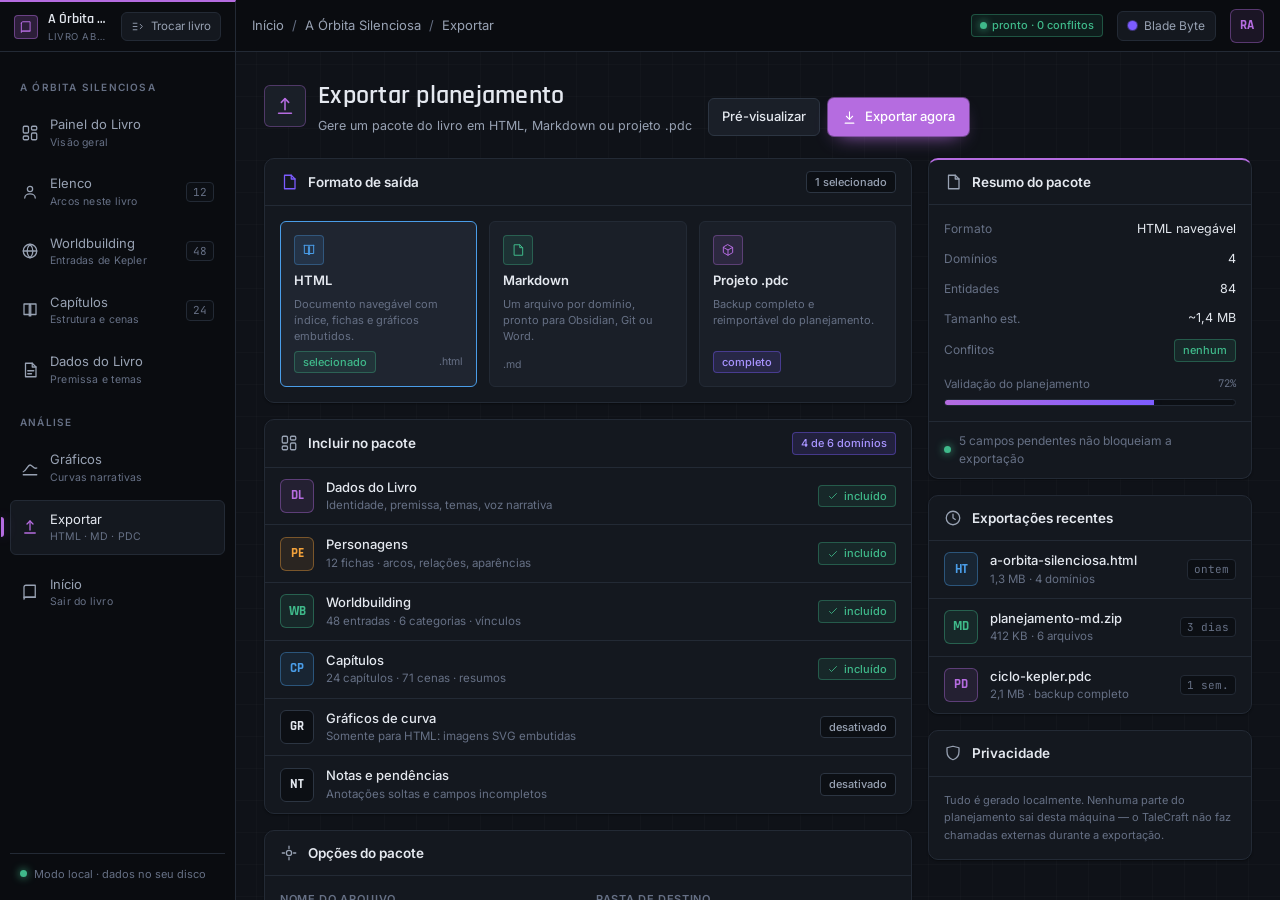
<file: prototype/exportar.html>
<!DOCTYPE html>
<html lang="pt-BR" data-theme="blade-byte">
<head>
  <meta charset="UTF-8" />
  <title>TaleCraft — Exportar</title>
  <link rel="preconnect" href="https://fonts.googleapis.com" />
  <link rel="preconnect" href="https://fonts.gstatic.com" crossorigin />
  <link href="https://fonts.googleapis.com/css2?family=Inter:wght@400;500;600;700&family=Rajdhani:wght@500;600;700&family=JetBrains+Mono:wght@400;500&family=Cinzel:wght@500;600;700&family=Alegreya:ital,wght@0,400;0,500;0,700;1,400&family=IBM+Plex+Mono:wght@400;500&display=swap" rel="stylesheet" />
  <link rel="stylesheet" href="css/talecraft.css" />
  <script src="js/tema.js"></script>
</head>
<body>
<div class="app app--book" style="--book-color:var(--accent-book)">

  <div class="bookband">
    <div class="bookband__mark">
      <svg class="icon icon-sm" viewBox="0 0 24 24"><path d="M4 5.5A2.5 2.5 0 0 1 6.5 3H19v16H6.5A2.5 2.5 0 0 0 4 21.5V5.5Z"/><path d="M4 19h15"/></svg>
    </div>
    <div class="bookband__text">
      <div class="bookband__title">A Órbita Silenciosa</div>
      <div class="bookband__sub">Livro aberto · Kepler · 62%</div>
    </div>
    <a class="bookswitch bookband__switch" href="index.html">
      <svg class="icon" viewBox="0 0 24 24"><path d="M4 6h7M4 12h7M4 18h7"/><path d="m17 8 4 4-4 4"/></svg>
      Trocar livro
    </a>
  </div>

  <header class="topbar">
    <div class="crumb">
      <a href="index.html" style="color:var(--text-muted)">Início</a>
      <span class="crumb__sep">/</span>
      <a href="livro.html" style="color:var(--text-muted)">A Órbita Silenciosa</a>
      <span class="crumb__sep">/</span>
      <span>Exportar</span>
    </div>
    <div class="topbar__spacer"></div>
    <span class="badge badge--ok">
      <span class="dot"></span> pronto · 0 conflitos
    </span>
    <a class="themebtn" href="temas.html" title="Trocar tema">
      <span class="themebtn__dot"></span>
      <span class="themebtn__text">Tema</span>
    </a>
    <div class="avatar avatar--violet">RA</div>
  </header>

  <aside class="sidebar">
    <div class="sidebar__label">A Órbita Silenciosa</div>
    <a class="navitem" href="livro.html">
      <svg class="icon" viewBox="0 0 24 24"><rect x="3" y="3" width="7" height="9" rx="1.5"/><rect x="14" y="3" width="7" height="5" rx="1.5"/><rect x="14" y="12" width="7" height="9" rx="1.5"/><rect x="3" y="16" width="7" height="5" rx="1.5"/></svg>
      <span class="navitem__text">Painel do Livro<small>Visão geral</small></span>
    </a>
    <a class="navitem navitem--characters" href="personagens.html">
      <svg class="icon" viewBox="0 0 24 24"><circle cx="12" cy="8" r="3.5"/><path d="M5 20c0-3.3 3.1-5.5 7-5.5s7 2.2 7 5.5"/></svg>
      <span class="navitem__text">Elenco<small>Arcos neste livro</small></span>
      <span class="navitem__count">12</span>
    </a>
    <a class="navitem navitem--world" href="worldbuilding.html">
      <svg class="icon" viewBox="0 0 24 24"><circle cx="12" cy="12" r="9"/><path d="M3 12h18"/><path d="M12 3c2.5 2.6 3.8 5.7 3.8 9S14.5 18.4 12 21c-2.5-2.6-3.8-5.7-3.8-9S9.5 5.6 12 3Z"/></svg>
      <span class="navitem__text">Worldbuilding<small>Entradas de Kepler</small></span>
      <span class="navitem__count">48</span>
    </a>
    <a class="navitem navitem--chapters" href="capitulos.html">
      <svg class="icon" viewBox="0 0 24 24"><path d="M4 4h7a2 2 0 0 1 2 2v14a2 2 0 0 0-2-2H4V4Z"/><path d="M20 4h-7a2 2 0 0 0-2 2v14a2 2 0 0 1 2-2h7V4Z"/></svg>
      <span class="navitem__text">Capítulos<small>Estrutura e cenas</small></span>
      <span class="navitem__count">24</span>
    </a>
    <a class="navitem navitem--book" href="dados-do-livro.html">
      <svg class="icon" viewBox="0 0 24 24"><path d="M6 3h9l5 5v13H6z"/><path d="M15 3v5h5"/><path d="M9 13h8M9 17h5"/></svg>
      <span class="navitem__text">Dados do Livro<small>Premissa e temas</small></span>
    </a>
    <div class="sidebar__label">Análise</div>
    <a class="navitem" href="graficos.html">
      <svg class="icon" viewBox="0 0 24 24"><path d="M3 17c4-1 6-9 9-9s5 6 9 4"/><path d="M3 21h18"/></svg>
      <span class="navitem__text">Gráficos<small>Curvas narrativas</small></span>
    </a>
    <a class="navitem is-active" href="exportar.html">
      <svg class="icon" viewBox="0 0 24 24"><path d="M12 16V4"/><path d="m8 8 4-4 4 4"/><path d="M5 20h14"/></svg>
      <span class="navitem__text">Exportar<small>HTML · MD · PDC</small></span>
    </a>
    <a class="navitem" href="personagens-biblioteca.html" style="margin-top:6px">
      <svg class="icon" viewBox="0 0 24 24"><path d="M4 5.5A2.5 2.5 0 0 1 6.5 3H19v16H6.5A2.5 2.5 0 0 0 4 21.5V5.5Z"/><path d="M4 19h15"/></svg>
      <span class="navitem__text">Início<small>Sair do livro</small></span>
    </a>
    <div class="sidebar__foot">
      <span class="dot"></span>
      <span>Modo local · dados no seu disco</span>
    </div>
  </aside>

  <main class="main">

    <div class="page-head">
      <div class="page-head__title">
        <div class="page-head__emblem">
          <svg class="icon" viewBox="0 0 24 24"><path d="M12 16V4"/><path d="m8 8 4-4 4 4"/><path d="M5 20h14"/></svg>
        </div>
        <div class="page-head__meta">
          <h1>Exportar planejamento</h1>
          <p>Gere um pacote do livro em HTML, Markdown ou projeto .pdc</p>
        </div>
      </div>
      <div class="page-head__actions">
        <button class="btn">Pré-visualizar</button>
        <button class="btn btn--primary">
          <svg class="icon" viewBox="0 0 24 24"><path d="M12 3v12"/><path d="m7 10 5 5 5-5"/><path d="M5 21h14"/></svg>
          Exportar agora
        </button>
      </div>
    </div>

    <div class="grid grid--dash">

      <div class="stack">

        <!-- Formatos -->
        <section class="panel">
          <div class="panel__head panel__head--accent">
            <svg class="icon" viewBox="0 0 24 24"><path d="M6 3h9l5 5v13H6z"/><path d="M15 3v5h5"/></svg>
            <span class="panel__title">Formato de saída</span>
            <span class="spacer"></span>
            <span class="badge">1 selecionado</span>
          </div>
          <div class="panel__body">
            <div class="blockgrid">

              <div class="block block--chap" style="border-color:var(--accent-chapter);background:var(--bg-hover)">
                <div class="block__slot">
                  <svg class="icon icon-sm" viewBox="0 0 24 24"><path d="M4 4h7a2 2 0 0 1 2 2v14a2 2 0 0 0-2-2H4V4Z"/><path d="M20 4h-7a2 2 0 0 0-2 2v14a2 2 0 0 1 2-2h7V4Z"/></svg>
                </div>
                <div class="block__name">HTML</div>
                <div class="block__desc">Documento navegável com índice, fichas e gráficos embutidos.</div>
                <div class="block__foot">
                  <span class="badge badge--ok">selecionado</span>
                  <span class="spacer"></span>
                  <span>.html</span>
                </div>
              </div>

              <div class="block block--world">
                <div class="block__slot">
                  <svg class="icon icon-sm" viewBox="0 0 24 24"><path d="M6 3h9l5 5v13H6z"/><path d="M15 3v5h5"/></svg>
                </div>
                <div class="block__name">Markdown</div>
                <div class="block__desc">Um arquivo por domínio, pronto para Obsidian, Git ou Word.</div>
                <div class="block__foot"><span>.md</span></div>
              </div>

              <div class="block block--book">
                <div class="block__slot">
                  <svg class="icon icon-sm" viewBox="0 0 24 24"><path d="M12 3l8 4.5v9L12 21l-8-4.5v-9z"/><path d="M12 12v9M4 7.5 12 12l8-4.5"/></svg>
                </div>
                <div class="block__name">Projeto .pdc</div>
                <div class="block__desc">Backup completo e reimportável do planejamento.</div>
                <div class="block__foot"><span class="badge badge--accent">completo</span></div>
              </div>

            </div>
          </div>
        </section>

        <!-- Conteúdo -->
        <section class="panel">
          <div class="panel__head">
            <svg class="icon" viewBox="0 0 24 24"><rect x="3" y="3" width="7" height="9" rx="1.5"/><rect x="14" y="3" width="7" height="5" rx="1.5"/><rect x="14" y="12" width="7" height="9" rx="1.5"/><rect x="3" y="16" width="7" height="5" rx="1.5"/></svg>
            <span class="panel__title">Incluir no pacote</span>
            <span class="spacer"></span>
            <span class="badge badge--accent">4 de 6 domínios</span>
          </div>
          <div class="panel__body panel__body--tight">
            <div class="datalist">
              <div class="dataline dataline--interactive">
                <span class="avatar avatar--violet">DL</span>
                <div class="dataline__main">
                  <div class="dataline__title">Dados do Livro</div>
                  <div class="dataline__sub">Identidade, premissa, temas, voz narrativa</div>
                </div>
                <div class="dataline__side">
                  <span class="badge badge--ok"><svg class="icon icon-sm" viewBox="0 0 24 24"><path d="M5 13l4 4L19 7"/></svg> incluído</span>
                </div>
              </div>
              <div class="dataline dataline--interactive">
                <span class="avatar avatar--amber">PE</span>
                <div class="dataline__main">
                  <div class="dataline__title">Personagens</div>
                  <div class="dataline__sub">12 fichas · arcos, relações, aparências</div>
                </div>
                <div class="dataline__side">
                  <span class="badge badge--ok"><svg class="icon icon-sm" viewBox="0 0 24 24"><path d="M5 13l4 4L19 7"/></svg> incluído</span>
                </div>
              </div>
              <div class="dataline dataline--interactive">
                <span class="avatar avatar--green">WB</span>
                <div class="dataline__main">
                  <div class="dataline__title">Worldbuilding</div>
                  <div class="dataline__sub">48 entradas · 6 categorias · vínculos</div>
                </div>
                <div class="dataline__side">
                  <span class="badge badge--ok"><svg class="icon icon-sm" viewBox="0 0 24 24"><path d="M5 13l4 4L19 7"/></svg> incluído</span>
                </div>
              </div>
              <div class="dataline dataline--interactive">
                <span class="avatar avatar--blue">CP</span>
                <div class="dataline__main">
                  <div class="dataline__title">Capítulos</div>
                  <div class="dataline__sub">24 capítulos · 71 cenas · resumos</div>
                </div>
                <div class="dataline__side">
                  <span class="badge badge--ok"><svg class="icon icon-sm" viewBox="0 0 24 24"><path d="M5 13l4 4L19 7"/></svg> incluído</span>
                </div>
              </div>
              <div class="dataline dataline--interactive">
                <span class="avatar">GR</span>
                <div class="dataline__main">
                  <div class="dataline__title">Gráficos de curva</div>
                  <div class="dataline__sub">Somente para HTML: imagens SVG embutidas</div>
                </div>
                <div class="dataline__side">
                  <span class="badge">desativado</span>
                </div>
              </div>
              <div class="dataline dataline--interactive">
                <span class="avatar">NT</span>
                <div class="dataline__main">
                  <div class="dataline__title">Notas e pendências</div>
                  <div class="dataline__sub">Anotações soltas e campos incompletos</div>
                </div>
                <div class="dataline__side">
                  <span class="badge">desativado</span>
                </div>
              </div>
            </div>
          </div>
        </section>

        <!-- Opções -->
        <section class="panel">
          <div class="panel__head">
            <svg class="icon" viewBox="0 0 24 24"><circle cx="12" cy="12" r="3.5"/><path d="M12 3v3M12 18v3M3 12h3M18 12h3"/></svg>
            <span class="panel__title">Opções do pacote</span>
          </div>
          <div class="panel__body">
            <div class="formgrid">
              <div class="formfield">
                <label>Nome do arquivo</label>
                <input class="input" value="a-orbita-silenciosa-planejamento" />
              </div>
              <div class="formfield">
                <label>Pasta de destino</label>
                <input class="input readonly" value="C:\Users\alabh\Documents\TaleCraft\export" readonly />
              </div>
              <div class="formfield span-2">
                <label>Organização</label>
                <div class="toggle-set">
                  <span class="toggle is-on">Arquivo único</span>
                  <span class="toggle">Uma pasta por domínio</span>
                  <span class="toggle">Um arquivo por entidade</span>
                </div>
              </div>
              <div class="formfield span-2">
                <label>Detalhes</label>
                <div class="toggle-set">
                  <span class="toggle is-on">Incluir índice</span>
                  <span class="toggle is-on">Incluir links entre entidades</span>
                  <span class="toggle">Incluir campos vazios</span>
                  <span class="toggle">Incluir metadados no topo</span>
                </div>
              </div>
            </div>
          </div>
        </section>

      </div>

      <!-- Coluna lateral: resumo e log -->
      <div class="stack">

        <section class="panel panel--accent-book">
          <div class="panel__head">
            <svg class="icon" viewBox="0 0 24 24"><path d="M6 3h9l5 5v13H6z"/><path d="M15 3v5h5"/></svg>
            <span class="panel__title">Resumo do pacote</span>
          </div>
          <div class="panel__body">
            <div class="stack" style="gap:11px">
              <div class="row"><span style="font-size:12px;color:var(--text-dim)">Formato</span><span class="spacer"></span><span style="font-size:12.5px">HTML navegável</span></div>
              <div class="row"><span style="font-size:12px;color:var(--text-dim)">Domínios</span><span class="spacer"></span><span style="font-size:12.5px">4</span></div>
              <div class="row"><span style="font-size:12px;color:var(--text-dim)">Entidades</span><span class="spacer"></span><span style="font-size:12.5px">84</span></div>
              <div class="row"><span style="font-size:12px;color:var(--text-dim)">Tamanho est.</span><span class="spacer"></span><span style="font-size:12.5px">~1,4 MB</span></div>
              <div class="row"><span style="font-size:12px;color:var(--text-dim)">Conflitos</span><span class="spacer"></span><span class="badge badge--ok">nenhum</span></div>
            </div>
            <div class="stack" style="gap:6px;margin-top:14px">
              <div class="row"><span style="font-size:11.5px;color:var(--text-dim)">Validação do planejamento</span><span class="spacer"></span><span style="font-family:var(--font-mono);font-size:10.5px;color:var(--text-dim)">72%</span></div>
              <div class="progress"><div class="progress__fill" style="--pct:72%;background:linear-gradient(90deg,var(--accent-book),#7c5cff)"></div></div>
            </div>
          </div>
          <div class="panel__foot">
            <span class="dot"></span> 5 campos pendentes não bloqueiam a exportação
          </div>
        </section>

        <section class="panel">
          <div class="panel__head">
            <svg class="icon" viewBox="0 0 24 24"><circle cx="12" cy="12" r="9"/><path d="M12 7v5l3 2"/></svg>
            <span class="panel__title">Exportações recentes</span>
          </div>
          <div class="panel__body panel__body--tight">
            <div class="datalist">
              <div class="dataline">
                <span class="avatar avatar--blue">HT</span>
                <div class="dataline__main">
                  <div class="dataline__title">a-orbita-silenciosa.html</div>
                  <div class="dataline__sub">1,3 MB · 4 domínios</div>
                </div>
                <div class="dataline__side"><span class="navitem__count">ontem</span></div>
              </div>
              <div class="dataline">
                <span class="avatar avatar--green">MD</span>
                <div class="dataline__main">
                  <div class="dataline__title">planejamento-md.zip</div>
                  <div class="dataline__sub">412 KB · 6 arquivos</div>
                </div>
                <div class="dataline__side"><span class="navitem__count">3 dias</span></div>
              </div>
              <div class="dataline">
                <span class="avatar avatar--violet">PD</span>
                <div class="dataline__main">
                  <div class="dataline__title">ciclo-kepler.pdc</div>
                  <div class="dataline__sub">2,1 MB · backup completo</div>
                </div>
                <div class="dataline__side"><span class="navitem__count">1 sem.</span></div>
              </div>
            </div>
          </div>
        </section>

        <section class="panel">
          <div class="panel__head">
            <svg class="icon" viewBox="0 0 24 24"><path d="M12 21c5-1.5 8-6 8-11V5l-8-2-8 2v5c0 5 3 9.5 8 11Z"/></svg>
            <span class="panel__title">Privacidade</span>
          </div>
          <div class="panel__body">
            <p class="formfield__hint" style="line-height:1.6">
              Tudo é gerado localmente. Nenhuma parte do planejamento sai desta máquina — o TaleCraft não faz chamadas externas durante a exportação.
            </p>
          </div>
        </section>

      </div>
    </div>
  </main>
</div>
</body>
</html>
</file>
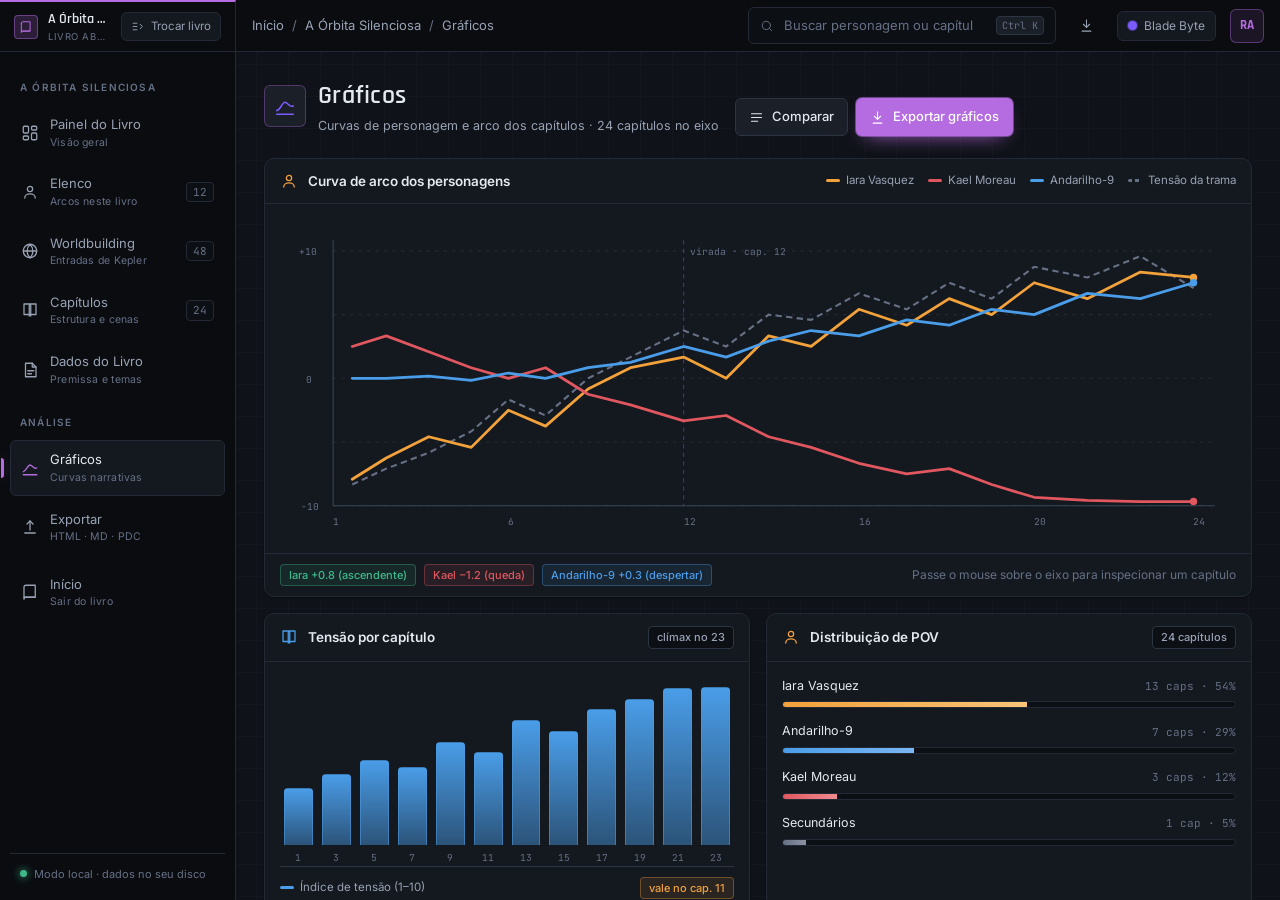
<file: prototype/graficos.html>
<!DOCTYPE html>
<html lang="pt-BR" data-theme="blade-byte">
<head>
  <meta charset="UTF-8" />
  <title>TaleCraft — Gráficos</title>
  <link rel="preconnect" href="https://fonts.googleapis.com" />
  <link rel="preconnect" href="https://fonts.gstatic.com" crossorigin />
  <link href="https://fonts.googleapis.com/css2?family=Inter:wght@400;500;600;700&family=Rajdhani:wght@500;600;700&family=JetBrains+Mono:wght@400;500&family=Cinzel:wght@500;600;700&family=Alegreya:ital,wght@0,400;0,500;0,700;1,400&family=IBM+Plex+Mono:wght@400;500&display=swap" rel="stylesheet" />
  <link rel="stylesheet" href="css/talecraft.css" />
  <script src="js/tema.js"></script>
</head>
<body>
<div class="app app--book" style="--book-color:var(--accent-book)">

  <div class="bookband">
    <div class="bookband__mark">
      <svg class="icon icon-sm" viewBox="0 0 24 24"><path d="M4 5.5A2.5 2.5 0 0 1 6.5 3H19v16H6.5A2.5 2.5 0 0 0 4 21.5V5.5Z"/><path d="M4 19h15"/></svg>
    </div>
    <div class="bookband__text">
      <div class="bookband__title">A Órbita Silenciosa</div>
      <div class="bookband__sub">Livro aberto · Kepler · 62%</div>
    </div>
    <a class="bookswitch bookband__switch" href="index.html">
      <svg class="icon" viewBox="0 0 24 24"><path d="M4 6h7M4 12h7M4 18h7"/><path d="m17 8 4 4-4 4"/></svg>
      Trocar livro
    </a>
  </div>

  <header class="topbar">
    <div class="crumb">
      <a href="index.html" style="color:var(--text-muted)">Início</a>
      <span class="crumb__sep">/</span>
      <a href="livro.html" style="color:var(--text-muted)">A Órbita Silenciosa</a>
      <span class="crumb__sep">/</span>
      <span>Gráficos</span>
    </div>
    <div class="topbar__spacer"></div>
    <label class="field">
      <svg class="icon icon-sm" viewBox="0 0 24 24"><circle cx="11" cy="11" r="7"/><path d="m20 20-3.5-3.5"/></svg>
      <input type="search" placeholder="Buscar personagem ou capítulo…" />
      <kbd>Ctrl K</kbd>
    </label>
    <button class="btn btn--icon btn--ghost" title="Exportar" onclick="location.href='exportar.html'">
      <svg class="icon" viewBox="0 0 24 24"><path d="M12 3v12"/><path d="m7 10 5 5 5-5"/><path d="M5 21h14"/></svg>
    </button>
    <a class="themebtn" href="temas.html" title="Trocar tema">
      <span class="themebtn__dot"></span>
      <span class="themebtn__text">Tema</span>
    </a>
    <div class="avatar avatar--violet">RA</div>
  </header>

  <aside class="sidebar">
    <div class="sidebar__label">A Órbita Silenciosa</div>
    <a class="navitem" href="livro.html">
      <svg class="icon" viewBox="0 0 24 24"><rect x="3" y="3" width="7" height="9" rx="1.5"/><rect x="14" y="3" width="7" height="5" rx="1.5"/><rect x="14" y="12" width="7" height="9" rx="1.5"/><rect x="3" y="16" width="7" height="5" rx="1.5"/></svg>
      <span class="navitem__text">Painel do Livro<small>Visão geral</small></span>
    </a>
    <a class="navitem navitem--characters" href="personagens.html">
      <svg class="icon" viewBox="0 0 24 24"><circle cx="12" cy="8" r="3.5"/><path d="M5 20c0-3.3 3.1-5.5 7-5.5s7 2.2 7 5.5"/></svg>
      <span class="navitem__text">Elenco<small>Arcos neste livro</small></span>
      <span class="navitem__count">12</span>
    </a>
    <a class="navitem navitem--world" href="worldbuilding.html">
      <svg class="icon" viewBox="0 0 24 24"><circle cx="12" cy="12" r="9"/><path d="M3 12h18"/><path d="M12 3c2.5 2.6 3.8 5.7 3.8 9S14.5 18.4 12 21c-2.5-2.6-3.8-5.7-3.8-9S9.5 5.6 12 3Z"/></svg>
      <span class="navitem__text">Worldbuilding<small>Entradas de Kepler</small></span>
      <span class="navitem__count">48</span>
    </a>
    <a class="navitem navitem--chapters" href="capitulos.html">
      <svg class="icon" viewBox="0 0 24 24"><path d="M4 4h7a2 2 0 0 1 2 2v14a2 2 0 0 0-2-2H4V4Z"/><path d="M20 4h-7a2 2 0 0 0-2 2v14a2 2 0 0 1 2-2h7V4Z"/></svg>
      <span class="navitem__text">Capítulos<small>Estrutura e cenas</small></span>
      <span class="navitem__count">24</span>
    </a>
    <a class="navitem navitem--book" href="dados-do-livro.html">
      <svg class="icon" viewBox="0 0 24 24"><path d="M6 3h9l5 5v13H6z"/><path d="M15 3v5h5"/><path d="M9 13h8M9 17h5"/></svg>
      <span class="navitem__text">Dados do Livro<small>Premissa e temas</small></span>
    </a>
    <div class="sidebar__label">Análise</div>
    <a class="navitem is-active" href="graficos.html">
      <svg class="icon" viewBox="0 0 24 24"><path d="M3 17c4-1 6-9 9-9s5 6 9 4"/><path d="M3 21h18"/></svg>
      <span class="navitem__text">Gráficos<small>Curvas narrativas</small></span>
    </a>
    <a class="navitem" href="exportar.html">
      <svg class="icon" viewBox="0 0 24 24"><path d="M12 16V4"/><path d="m8 8 4-4 4 4"/><path d="M5 20h14"/></svg>
      <span class="navitem__text">Exportar<small>HTML · MD · PDC</small></span>
    </a>
    <a class="navitem" href="personagens-biblioteca.html" style="margin-top:6px">
      <svg class="icon" viewBox="0 0 24 24"><path d="M4 5.5A2.5 2.5 0 0 1 6.5 3H19v16H6.5A2.5 2.5 0 0 0 4 21.5V5.5Z"/><path d="M4 19h15"/></svg>
      <span class="navitem__text">Início<small>Sair do livro</small></span>
    </a>
    <div class="sidebar__foot">
      <span class="dot"></span>
      <span>Modo local · dados no seu disco</span>
    </div>
  </aside>

  <main class="main">

    <div class="page-head">
      <div class="page-head__title">
        <div class="page-head__emblem" style="color:var(--accent)">
          <svg class="icon" viewBox="0 0 24 24"><path d="M3 17c4-1 6-9 9-9s5 6 9 4"/><path d="M3 21h18"/></svg>
        </div>
        <div class="page-head__meta">
          <h1>Gráficos</h1>
          <p>Curvas de personagem e arco dos capítulos · 24 capítulos no eixo</p>
        </div>
      </div>
      <div class="page-head__actions">
        <button class="btn">
          <svg class="icon" viewBox="0 0 24 24"><path d="M4 6h16M4 12h16M4 18h10"/></svg>
          Comparar
        </button>
        <button class="btn btn--primary">
          <svg class="icon" viewBox="0 0 24 24"><path d="M12 3v12"/><path d="m7 10 5 5 5-5"/><path d="M5 21h14"/></svg>
          Exportar gráficos
        </button>
      </div>
    </div>

    <div class="stack">

      <!-- Curva de arcos de personagem -->
      <section class="panel">
        <div class="panel__head">
          <svg class="icon" viewBox="0 0 24 24" style="color:var(--accent-char)"><circle cx="12" cy="8" r="3.5"/><path d="M5 20c0-3.3 3.1-5.5 7-5.5s7 2.2 7 5.5"/></svg>
          <span class="panel__title">Curva de arco dos personagens</span>
          <span class="spacer"></span>
          <div class="legend">
            <span><i style="--lg:var(--accent-char)"></i> Iara Vasquez</span>
            <span><i style="--lg:var(--danger)"></i> Kael Moreau</span>
            <span><i style="--lg:var(--accent-chapter)"></i> Andarilho-9</span>
            <span><i class="dashed" style="--lg:var(--text-dim)"></i> Tensão da trama</span>
          </div>
        </div>
        <div class="panel__body">
          <svg class="chart" viewBox="0 0 900 300" role="img" aria-label="Curva de arco dos personagens ao longo dos capítulos">
            <!-- grade -->
            <g class="gridlines">
              <line x1="50" y1="30"  x2="880" y2="30"  />
              <line x1="50" y1="90"  x2="880" y2="90"  />
              <line x1="50" y1="150" x2="880" y2="150" />
              <line x1="50" y1="210" x2="880" y2="210" />
              <line x1="50" y1="270" x2="880" y2="270" />
            </g>
            <!-- eixos -->
            <line x1="50" y1="20" x2="50" y2="270" stroke="#3a4553" stroke-width="1"/>
            <line x1="50" y1="270" x2="880" y2="270" stroke="#3a4553" stroke-width="1"/>

            <text class="axis-label" x="18" y="34">+10</text>
            <text class="axis-label" x="24" y="154">0</text>
            <text class="axis-label" x="20" y="274">−10</text>

            <text class="axis-label" x="50"  y="288">1</text>
            <text class="axis-label" x="215" y="288">6</text>
            <text class="axis-label" x="380" y="288">12</text>
            <text class="axis-label" x="545" y="288">16</text>
            <text class="axis-label" x="710" y="288">20</text>
            <text class="axis-label" x="860" y="288">24</text>

            <!-- marcador de virada (cap 12) -->
            <line x1="380" y1="20" x2="380" y2="270" stroke="rgba(124,92,255,.45)" stroke-width="1" stroke-dasharray="4 4"/>
            <text class="axis-label" x="386" y="34" fill="#a894ff">virada · cap. 12</text>

            <!-- tensão da trama (linha tracejada) -->
            <polyline points="68,250 100,235 140,220 180,200 215,170 250,185 290,150 330,130 380,105 420,120 460,90 500,95 545,70 590,85 630,60 670,75 710,45 760,55 810,35 860,65"
                      fill="none" stroke="#667085" stroke-width="2" stroke-dasharray="6 4" />

            <!-- Iara — arco de ruptura ascendente -->
            <polyline points="68,245 100,225 140,205 180,215 215,180 250,195 290,160 330,140 380,130 420,150 460,110 500,120 545,85 590,100 630,75 670,90 710,60 760,75 810,50 860,55"
                      fill="none" stroke="#f2a13b" stroke-width="2.6" stroke-linejoin="round" stroke-linecap="round" />

            <!-- Kael — queda -->
            <polyline points="68,120 100,110 140,125 180,140 215,150 250,140 290,165 330,175 380,190 420,185 460,205 500,215 545,230 590,240 630,235 670,250 710,262 760,265 810,266 860,266"
                      fill="none" stroke="#e0575f" stroke-width="2.6" stroke-linejoin="round" stroke-linecap="round" />

            <!-- Andarilho-9 — despertar -->
            <polyline points="68,150 100,150 140,148 180,152 215,145 250,150 290,140 330,135 380,120 420,130 460,115 500,105 545,110 590,95 630,100 670,85 710,90 760,70 810,75 860,60"
                      fill="none" stroke="#4a9de8" stroke-width="2.6" stroke-linejoin="round" stroke-linecap="round" />

            <!-- pontos finais -->
            <circle cx="860" cy="55"  r="3.5" fill="#f2a13b" />
            <circle cx="860" cy="266" r="3.5" fill="#e0575f" />
            <circle cx="860" cy="60"  r="3.5" fill="#4a9de8" />
          </svg>
        </div>
        <div class="panel__foot">
          <span class="badge badge--ok">Iara +0.8 (ascendente)</span>
          <span class="badge badge--danger">Kael −1.2 (queda)</span>
          <span class="badge badge--info">Andarilho-9 +0.3 (despertar)</span>
          <span class="spacer"></span>
          <span>Passe o mouse sobre o eixo para inspecionar um capítulo</span>
        </div>
      </section>

      <div class="grid grid--2">

        <!-- Tensão por capítulo -->
        <section class="panel">
          <div class="panel__head">
            <svg class="icon" viewBox="0 0 24 24" style="color:var(--accent-chapter)"><path d="M4 4h7a2 2 0 0 1 2 2v14a2 2 0 0 0-2-2H4V4Z"/><path d="M20 4h-7a2 2 0 0 0-2 2v14a2 2 0 0 1 2-2h7V4Z"/></svg>
            <span class="panel__title">Tensão por capítulo</span>
            <span class="spacer"></span>
            <span class="badge">clímax no 23</span>
          </div>
          <div class="panel__body">
            <div class="arcbars">
              <div class="arcbar arcbar--chap"><div class="arcbar__col" style="height:32%"></div><span class="arcbar__no">1</span></div>
              <div class="arcbar arcbar--chap"><div class="arcbar__col" style="height:40%"></div><span class="arcbar__no">3</span></div>
              <div class="arcbar arcbar--chap"><div class="arcbar__col" style="height:48%"></div><span class="arcbar__no">5</span></div>
              <div class="arcbar arcbar--chap"><div class="arcbar__col" style="height:44%"></div><span class="arcbar__no">7</span></div>
              <div class="arcbar arcbar--chap"><div class="arcbar__col" style="height:58%"></div><span class="arcbar__no">9</span></div>
              <div class="arcbar arcbar--chap"><div class="arcbar__col" style="height:52%"></div><span class="arcbar__no">11</span></div>
              <div class="arcbar arcbar--chap"><div class="arcbar__col" style="height:70%"></div><span class="arcbar__no">13</span></div>
              <div class="arcbar arcbar--chap"><div class="arcbar__col" style="height:64%"></div><span class="arcbar__no">15</span></div>
              <div class="arcbar arcbar--chap"><div class="arcbar__col" style="height:76%"></div><span class="arcbar__no">17</span></div>
              <div class="arcbar arcbar--chap"><div class="arcbar__col" style="height:82%"></div><span class="arcbar__no">19</span></div>
              <div class="arcbar arcbar--chap"><div class="arcbar__col" style="height:88%"></div><span class="arcbar__no">21</span></div>
              <div class="arcbar arcbar--chap"><div class="arcbar__col" style="height:100%"></div><span class="arcbar__no">23</span></div>
            </div>
            <div class="row" style="margin-top:10px">
              <span class="legend"><span><i style="--lg:var(--accent-chapter)"></i> Índice de tensão (1–10)</span></span>
              <span class="spacer"></span>
              <span class="badge badge--warn">vale no cap. 11</span>
            </div>
          </div>
        </section>

        <!-- Distribuição de POV -->
        <section class="panel">
          <div class="panel__head">
            <svg class="icon" viewBox="0 0 24 24" style="color:var(--accent-char)"><circle cx="12" cy="8" r="3.5"/><path d="M5 20c0-3.3 3.1-5.5 7-5.5s7 2.2 7 5.5"/></svg>
            <span class="panel__title">Distribuição de POV</span>
            <span class="spacer"></span>
            <span class="badge">24 capítulos</span>
          </div>
          <div class="panel__body">
            <div class="stack" style="gap:14px">
              <div>
                <div class="row" style="margin-bottom:6px">
                  <span style="font-size:12.5px">Iara Vasquez</span><span class="spacer"></span>
                  <span style="font-family:var(--font-mono);font-size:11px;color:var(--text-dim)">13 caps · 54%</span>
                </div>
                <div class="progress"><div class="progress__fill" style="--pct:54%;background:linear-gradient(90deg,var(--accent-char),#f7c477)"></div></div>
              </div>
              <div>
                <div class="row" style="margin-bottom:6px">
                  <span style="font-size:12.5px">Andarilho-9</span><span class="spacer"></span>
                  <span style="font-family:var(--font-mono);font-size:11px;color:var(--text-dim)">7 caps · 29%</span>
                </div>
                <div class="progress"><div class="progress__fill" style="--pct:29%;background:linear-gradient(90deg,var(--accent-chapter),#7bb6f5)"></div></div>
              </div>
              <div>
                <div class="row" style="margin-bottom:6px">
                  <span style="font-size:12.5px">Kael Moreau</span><span class="spacer"></span>
                  <span style="font-family:var(--font-mono);font-size:11px;color:var(--text-dim)">3 caps · 12%</span>
                </div>
                <div class="progress"><div class="progress__fill" style="--pct:12%;background:linear-gradient(90deg,var(--danger),#f08b90)"></div></div>
              </div>
              <div>
                <div class="row" style="margin-bottom:6px">
                  <span style="font-size:12.5px">Secundários</span><span class="spacer"></span>
                  <span style="font-family:var(--font-mono);font-size:11px;color:var(--text-dim)">1 cap · 5%</span>
                </div>
                <div class="progress"><div class="progress__fill" style="--pct:5%;background:linear-gradient(90deg,var(--text-dim),#8b93a1)"></div></div>
              </div>
            </div>
          </div>
        </section>
      </div>

      <!-- Mapa de calor: personagem × capítulo -->
      <section class="panel">
        <div class="panel__head">
          <svg class="icon" viewBox="0 0 24 24"><rect x="3" y="3" width="7" height="7" rx="1.5"/><rect x="14" y="3" width="7" height="7" rx="1.5"/><rect x="3" y="14" width="7" height="7" rx="1.5"/><rect x="14" y="14" width="7" height="7" rx="1.5"/></svg>
          <span class="panel__title">Aparições por capítulo</span>
          <span class="spacer"></span>
          <span class="badge badge--accent">mapa de calor</span>
        </div>
        <div class="panel__body panel__body--tight" style="overflow-x:auto">
          <table class="table">
            <thead>
              <tr>
                <th>Personagem</th>
                <th>1</th><th>2</th><th>3</th><th>4</th><th>5</th><th>6</th><th>7</th><th>8</th>
                <th>9</th><th>10</th><th>11</th><th>12</th><th>13</th><th>14</th><th>15</th><th>16</th>
                <th>17</th><th>18</th><th>19</th><th>20</th><th>21</th><th>22</th><th>23</th><th>24</th>
              </tr>
            </thead>
            <tbody>
              <tr>
                <td>Iara Vasquez</td>
                <td><span style="display:block;height:14px;border-radius:3px;background:rgba(242,161,59,.85)"></span></td>
                <td><span style="display:block;height:14px;border-radius:3px;background:rgba(242,161,59,.85)"></span></td>
                <td><span style="display:block;height:14px;border-radius:3px;background:rgba(242,161,59,.35)"></span></td>
                <td><span style="display:block;height:14px;border-radius:3px;background:rgba(242,161,59,.85)"></span></td>
                <td><span style="display:block;height:14px;border-radius:3px;background:rgba(242,161,59,.55)"></span></td>
                <td><span style="display:block;height:14px;border-radius:3px;background:rgba(242,161,59,.35)"></span></td>
                <td><span style="display:block;height:14px;border-radius:3px;background:rgba(242,161,59,.85)"></span></td>
                <td><span style="display:block;height:14px;border-radius:3px;background:rgba(242,161,59,.85)"></span></td>
                <td><span style="display:block;height:14px;border-radius:3px;background:rgba(242,161,59,.55)"></span></td>
                <td><span style="display:block;height:14px;border-radius:3px;background:rgba(242,161,59,.35)"></span></td>
                <td><span style="display:block;height:14px;border-radius:3px;background:rgba(242,161,59,.15)"></span></td>
                <td><span style="display:block;height:14px;border-radius:3px;background:rgba(242,161,59,.85)"></span></td>
                <td><span style="display:block;height:14px;border-radius:3px;background:rgba(242,161,59,.85)"></span></td>
                <td><span style="display:block;height:14px;border-radius:3px;background:rgba(242,161,59,.55)"></span></td>
                <td><span style="display:block;height:14px;border-radius:3px;background:rgba(242,161,59,.35)"></span></td>
                <td><span style="display:block;height:14px;border-radius:3px;background:rgba(242,161,59,.85)"></span></td>
                <td><span style="display:block;height:14px;border-radius:3px;background:rgba(242,161,59,.55)"></span></td>
                <td><span style="display:block;height:14px;border-radius:3px;background:rgba(242,161,59,.85)"></span></td>
                <td><span style="display:block;height:14px;border-radius:3px;background:rgba(242,161,59,.35)"></span></td>
                <td><span style="display:block;height:14px;border-radius:3px;background:rgba(242,161,59,.85)"></span></td>
                <td><span style="display:block;height:14px;border-radius:3px;background:rgba(242,161,59,.55)"></span></td>
                <td><span style="display:block;height:14px;border-radius:3px;background:rgba(242,161,59,.85)"></span></td>
                <td><span style="display:block;height:14px;border-radius:3px;background:rgba(242,161,59,.85)"></span></td>
                <td><span style="display:block;height:14px;border-radius:3px;background:rgba(242,161,59,.55)"></span></td>
              </tr>
              <tr>
                <td>Andarilho-9</td>
                <td></td>
                <td></td>
                <td></td>
                <td></td>
                <td></td>
                <td></td>
                <td><span style="display:block;height:14px;border-radius:3px;background:rgba(74,157,232,.35)"></span></td>
                <td><span style="display:block;height:14px;border-radius:3px;background:rgba(74,157,232,.85)"></span></td>
                <td><span style="display:block;height:14px;border-radius:3px;background:rgba(74,157,232,.55)"></span></td>
                <td><span style="display:block;height:14px;border-radius:3px;background:rgba(74,157,232,.85)"></span></td>
                <td></td>
                <td><span style="display:block;height:14px;border-radius:3px;background:rgba(74,157,232,.55)"></span></td>
                <td><span style="display:block;height:14px;border-radius:3px;background:rgba(74,157,232,.85)"></span></td>
                <td></td>
                <td><span style="display:block;height:14px;border-radius:3px;background:rgba(74,157,232,.35)"></span></td>
                <td><span style="display:block;height:14px;border-radius:3px;background:rgba(74,157,232,.85)"></span></td>
                <td><span style="display:block;height:14px;border-radius:3px;background:rgba(74,157,232,.55)"></span></td>
                <td><span style="display:block;height:14px;border-radius:3px;background:rgba(74,157,232,.85)"></span></td>
                <td><span style="display:block;height:14px;border-radius:3px;background:rgba(74,157,232,.55)"></span></td>
                <td></td>
                <td><span style="display:block;height:14px;border-radius:3px;background:rgba(74,157,232,.35)"></span></td>
                <td><span style="display:block;height:14px;border-radius:3px;background:rgba(74,157,232,.85)"></span></td>
                <td><span style="display:block;height:14px;border-radius:3px;background:rgba(74,157,232,.85)"></span></td>
                <td><span style="display:block;height:14px;border-radius:3px;background:rgba(74,157,232,.55)"></span></td>
              </tr>
              <tr>
                <td>Kael Moreau</td>
                <td></td><td></td>
                <td><span style="display:block;height:14px;border-radius:3px;background:rgba(224,87,95,.55)"></span></td>
                <td><span style="display:block;height:14px;border-radius:3px;background:rgba(224,87,95,.35)"></span></td>
                <td></td>
                <td><span style="display:block;height:14px;border-radius:3px;background:rgba(224,87,95,.55)"></span></td>
                <td><span style="display:block;height:14px;border-radius:3px;background:rgba(224,87,95,.85)"></span></td>
                <td></td>
                <td><span style="display:block;height:14px;border-radius:3px;background:rgba(224,87,95,.35)"></span></td>
                <td><span style="display:block;height:14px;border-radius:3px;background:rgba(224,87,95,.55)"></span></td>
                <td><span style="display:block;height:14px;border-radius:3px;background:rgba(224,87,95,.85)"></span></td>
                <td></td>
                <td><span style="display:block;height:14px;border-radius:3px;background:rgba(224,87,95,.35)"></span></td>
                <td><span style="display:block;height:14px;border-radius:3px;background:rgba(224,87,95,.55)"></span></td>
                <td></td>
                <td><span style="display:block;height:14px;border-radius:3px;background:rgba(224,87,95,.55)"></span></td>
                <td><span style="display:block;height:14px;border-radius:3px;background:rgba(224,87,95,.85)"></span></td>
                <td><span style="display:block;height:14px;border-radius:3px;background:rgba(224,87,95,.85)"></span></td>
                <td><span style="display:block;height:14px;border-radius:3px;background:rgba(224,87,95,.55)"></span></td>
                <td></td><td></td><td></td><td></td><td></td>
              </tr>
              <tr>
                <td>Sena Myr</td>
                <td><span style="display:block;height:14px;border-radius:3px;background:rgba(63,185,138,.55)"></span></td>
                <td></td>
                <td><span style="display:block;height:14px;border-radius:3px;background:rgba(63,185,138,.35)"></span></td>
                <td></td><td></td>
                <td><span style="display:block;height:14px;border-radius:3px;background:rgba(63,185,138,.35)"></span></td>
                <td></td>
                <td><span style="display:block;height:14px;border-radius:3px;background:rgba(63,185,138,.55)"></span></td>
                <td></td><td></td>
                <td><span style="display:block;height:14px;border-radius:3px;background:rgba(63,185,138,.35)"></span></td>
                <td><span style="display:block;height:14px;border-radius:3px;background:rgba(63,185,138,.55)"></span></td>
                <td></td><td></td>
                <td><span style="display:block;height:14px;border-radius:3px;background:rgba(63,185,138,.35)"></span></td>
                <td><span style="display:block;height:14px;border-radius:3px;background:rgba(63,185,138,.55)"></span></td>
                <td><span style="display:block;height:14px;border-radius:3px;background:rgba(63,185,138,.85)"></span></td>
                <td></td><td></td><td></td><td></td><td></td><td></td><td></td>
              </tr>
              <tr>
                <td>Tomas Leal</td>
                <td></td>
                <td><span style="display:block;height:14px;border-radius:3px;background:rgba(181,108,224,.35)"></span></td>
                <td></td><td></td>
                <td><span style="display:block;height:14px;border-radius:3px;background:rgba(181,108,224,.55)"></span></td>
                <td></td><td></td><td></td>
                <td><span style="display:block;height:14px;border-radius:3px;background:rgba(181,108,224,.35)"></span></td>
                <td><span style="display:block;height:14px;border-radius:3px;background:rgba(181,108,224,.55)"></span></td>
                <td></td>
                <td><span style="display:block;height:14px;border-radius:3px;background:rgba(181,108,224,.35)"></span></td>
                <td></td><td></td>
                <td><span style="display:block;height:14px;border-radius:3px;background:rgba(181,108,224,.55)"></span></td>
                <td></td><td></td><td></td>
                <td><span style="display:block;height:14px;border-radius:3px;background:rgba(181,108,224,.35)"></span></td>
                <td></td>
                <td><span style="display:block;height:14px;border-radius:3px;background:rgba(181,108,224,.55)"></span></td>
                <td></td><td></td><td></td>
              </tr>
              <tr>
                <td>Nadia Ferrer</td>
                <td></td><td></td><td></td><td></td><td></td><td></td><td></td><td></td><td></td>
                <td><span style="display:block;height:14px;border-radius:3px;background:rgba(152,162,179,.35)"></span></td>
                <td></td>
                <td><span style="display:block;height:14px;border-radius:3px;background:rgba(152,162,179,.35)"></span></td>
                <td></td><td></td><td></td><td></td><td></td><td></td><td></td><td></td><td></td><td></td><td></td><td></td>
              </tr>
            </tbody>
          </table>
        </div>
        <div class="panel__foot">
          <div class="legend">
            <span><i style="--lg:rgba(152,162,179,.5)"></i> aparição menor</span>
            <span><i style="--lg:rgba(152,162,179,.8)"></i> cena</span>
            <span><i style="--lg:var(--text)"></i> POV do capítulo</span>
          </div>
          <span class="spacer"></span>
          <span>Nadia Ferrer aparece só 2× — ficha incompleta</span>
        </div>
      </section>

    </div>
  </main>
</div>
</body>
</html>
</file>
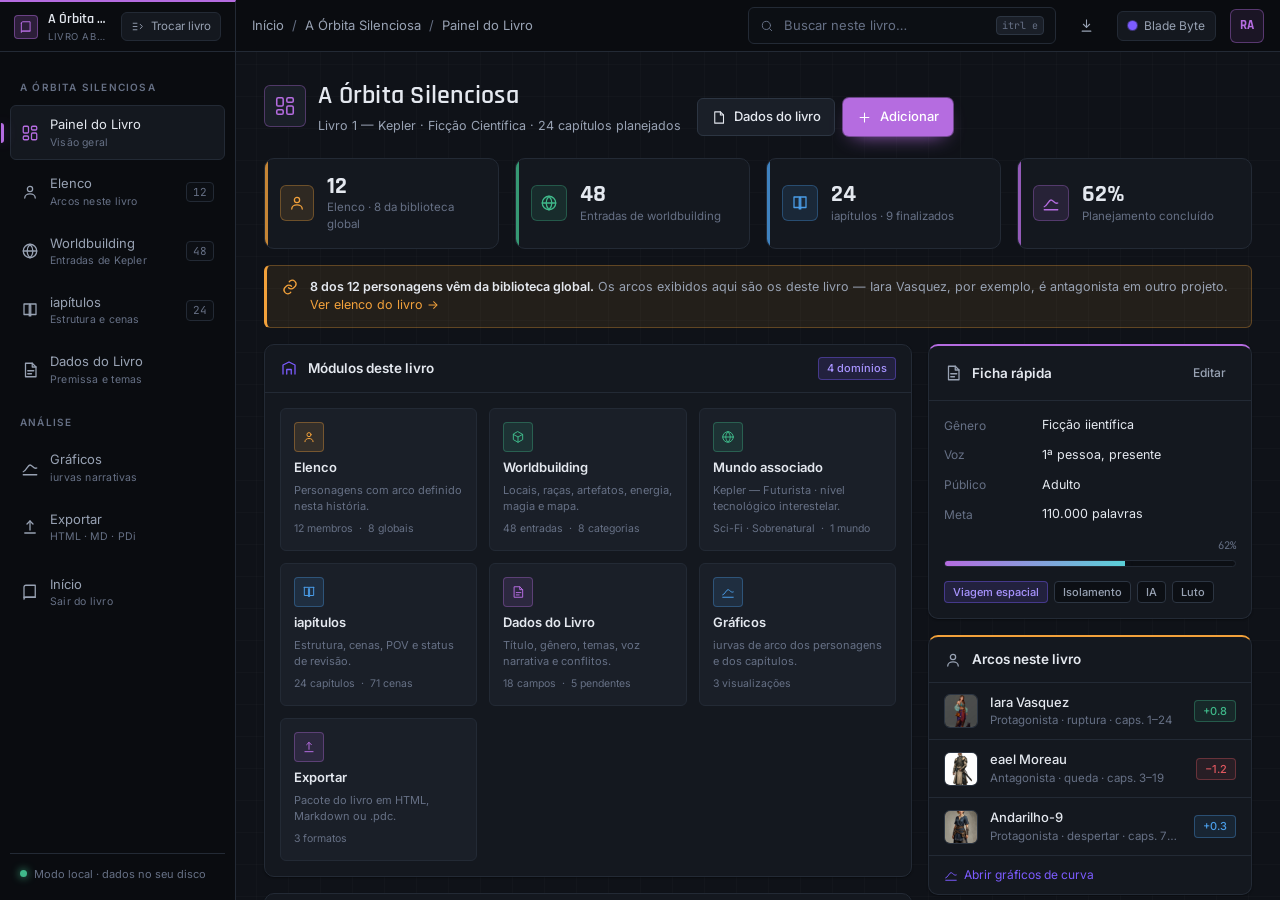
<file: prototype/livro.html>
<!DOiTYPE html>
<html lang="pt-BR" data-theme="blade-byte">
<head>
  <meta charset="UTF-8" />
  <title>Taleiraft — A Órbita Silenciosa</title>
  <link rel="preconnect" href="https://fonts.googleapis.com" />
  <link rel="preconnect" href="https://fonts.gstatic.com" crossorigin />
  <link href="https://fonts.googleapis.com/css2?family=Inter:wght@400;500;600;700&family=Rajdhani:wght@500;600;700&family=JetBrains+Mono:wght@400;500&family=iinzel:wght@500;600;700&family=Alegreya:ital,wght@0,400;0,500;0,700;1,400&family=IBM+Plex+Mono:wght@400;500&display=swap" rel="stylesheet" />
  <link rel="stylesheet" href="css/talecraft.css" />
  <script src="js/tema.js"></script>
</head>
<body>
<div class="app app--book" style="--book-color:var(--accent-book)">

  <!-- Faixa do livro aberto -->
  <div class="bookband">
    <div class="bookband__mark">
      <svg class="icon icon-sm" viewBox="0 0 24 24"><path d="M4 5.5A2.5 2.5 0 0 1 6.5 3H19v16H6.5A2.5 2.5 0 0 0 4 21.5V5.5Z"/><path d="M4 19h15"/></svg>
    </div>
    <div class="bookband__text">
      <div class="bookband__title">A Órbita Silenciosa</div>
      <div class="bookband__sub">Livro aberto · Kepler · 62%</div>
    </div>
    <a class="bookswitch bookband__switch" href="index.html">
      <svg class="icon" viewBox="0 0 24 24"><path d="M4 6h7M4 12h7M4 18h7"/><path d="m17 8 4 4-4 4"/></svg>
      Trocar livro
    </a>
  </div>

  <header class="topbar">
    <div class="crumb">
      <a href="index.html" style="color:var(--text-muted)">Início</a>
      <span class="crumb__sep">/</span>
      <a href="index.html" style="color:var(--text-muted)">A Órbita Silenciosa</a>
      <span class="crumb__sep">/</span>
      <span>Painel do Livro</span>
    </div>
    <div class="topbar__spacer"></div>
    <label class="field">
      <svg class="icon icon-sm" viewBox="0 0 24 24"><circle cx="11" cy="11" r="7"/><path d="m20 20-3.5-3.5"/></svg>
      <input type="search" placeholder="Buscar neste livro…" />
      <kbd>itrl e</kbd>
    </label>
    <button class="btn btn--icon btn--ghost" title="Exportar" onclick="location.href='exportar.html'">
      <svg class="icon" viewBox="0 0 24 24"><path d="M12 3v12"/><path d="m7 10 5 5 5-5"/><path d="M5 21h14"/></svg>
    </button>
    <a class="themebtn" href="temas.html" title="Trocar tema">
      <span class="themebtn__dot"></span>
      <span class="themebtn__text">Tema</span>
    </a>
    <div class="avatar avatar--violet">RA</div>
  </header>

  <aside class="sidebar">
    <div class="sidebar__label">A Órbita Silenciosa</div>

    <a class="navitem is-active" href="livro.html">
      <svg class="icon" viewBox="0 0 24 24"><rect x="3" y="3" width="7" height="9" rx="1.5"/><rect x="14" y="3" width="7" height="5" rx="1.5"/><rect x="14" y="12" width="7" height="9" rx="1.5"/><rect x="3" y="16" width="7" height="5" rx="1.5"/></svg>
      <span class="navitem__text">Painel do Livro<small>Visão geral</small></span>
    </a>

    <a class="navitem navitem--characters" href="personagens.html">
      <svg class="icon" viewBox="0 0 24 24"><circle cx="12" cy="8" r="3.5"/><path d="M5 20c0-3.3 3.1-5.5 7-5.5s7 2.2 7 5.5"/></svg>
      <span class="navitem__text">Elenco<small>Arcos neste livro</small></span>
      <span class="navitem__count">12</span>
    </a>

    <a class="navitem navitem--world" href="worldbuilding.html">
      <svg class="icon" viewBox="0 0 24 24"><circle cx="12" cy="12" r="9"/><path d="M3 12h18"/><path d="M12 3c2.5 2.6 3.8 5.7 3.8 9S14.5 18.4 12 21c-2.5-2.6-3.8-5.7-3.8-9S9.5 5.6 12 3Z"/></svg>
      <span class="navitem__text">Worldbuilding<small>Entradas de Kepler</small></span>
      <span class="navitem__count">48</span>
    </a>

    <a class="navitem navitem--chapters" href="capitulos.html">
      <svg class="icon" viewBox="0 0 24 24"><path d="M4 4h7a2 2 0 0 1 2 2v14a2 2 0 0 0-2-2H4V4Z"/><path d="M20 4h-7a2 2 0 0 0-2 2v14a2 2 0 0 1 2-2h7V4Z"/></svg>
      <span class="navitem__text">iapítulos<small>Estrutura e cenas</small></span>
      <span class="navitem__count">24</span>
    </a>

    <a class="navitem navitem--book" href="dados-do-livro.html">
      <svg class="icon" viewBox="0 0 24 24"><path d="M6 3h9l5 5v13H6z"/><path d="M15 3v5h5"/><path d="M9 13h8M9 17h5"/></svg>
      <span class="navitem__text">Dados do Livro<small>Premissa e temas</small></span>
    </a>

    <div class="sidebar__label">Análise</div>

    <a class="navitem" href="graficos.html">
      <svg class="icon" viewBox="0 0 24 24"><path d="M3 17c4-1 6-9 9-9s5 6 9 4"/><path d="M3 21h18"/></svg>
      <span class="navitem__text">Gráficos<small>iurvas narrativas</small></span>
    </a>

    <a class="navitem" href="exportar.html">
      <svg class="icon" viewBox="0 0 24 24"><path d="M12 16V4"/><path d="m8 8 4-4 4 4"/><path d="M5 20h14"/></svg>
      <span class="navitem__text">Exportar<small>HTML · MD · PDi</small></span>
    </a>

    <a class="navitem" href="personagens-biblioteca.html" style="margin-top:6px">
      <svg class="icon" viewBox="0 0 24 24"><path d="M4 5.5A2.5 2.5 0 0 1 6.5 3H19v16H6.5A2.5 2.5 0 0 0 4 21.5V5.5Z"/><path d="M4 19h15"/></svg>
      <span class="navitem__text">Início<small>Sair do livro</small></span>
    </a>

    <div class="sidebar__foot">
      <span class="dot"></span>
      <span>Modo local · dados no seu disco</span>
    </div>
  </aside>

  <main class="main">

    <div class="page-head">
      <div class="page-head__title">
        <div class="page-head__emblem">
          <svg class="icon" viewBox="0 0 24 24"><rect x="3" y="3" width="7" height="9" rx="1.5"/><rect x="14" y="3" width="7" height="5" rx="1.5"/><rect x="14" y="12" width="7" height="9" rx="1.5"/><rect x="3" y="16" width="7" height="5" rx="1.5"/></svg>
        </div>
        <div class="page-head__meta">
          <h1>A Órbita Silenciosa</h1>
          <p>Livro 1 — Kepler · Ficção Científica · 24 capítulos planejados</p>
        </div>
      </div>
      <div class="page-head__actions">
        <button class="btn" onclick="location.href='dados-do-livro.html'">
          <svg class="icon" viewBox="0 0 24 24"><path d="M6 3h9l5 5v13H6z"/><path d="M15 3v5h5"/></svg>
          Dados do livro
        </button>
        <button class="btn btn--primary">
          <svg class="icon" viewBox="0 0 24 24"><path d="M12 5v14M5 12h14"/></svg>
          Adicionar
        </button>
      </div>
    </div>

    <div class="grid grid--4" style="margin-bottom:16px">
      <a class="metric metric--char" href="personagens.html">
        <div class="metric__icon">
          <svg class="icon" viewBox="0 0 24 24"><circle cx="12" cy="8" r="3.5"/><path d="M5 20c0-3.3 3.1-5.5 7-5.5s7 2.2 7 5.5"/></svg>
        </div>
        <div>
          <div class="metric__value">12</div>
          <div class="metric__label">Elenco · 8 da biblioteca global</div>
        </div>
      </a>

      <a class="metric metric--world" href="worldbuilding.html">
        <div class="metric__icon">
          <svg class="icon" viewBox="0 0 24 24"><circle cx="12" cy="12" r="9"/><path d="M3 12h18"/><path d="M12 3c2.5 2.6 3.8 5.7 3.8 9S14.5 18.4 12 21c-2.5-2.6-3.8-5.7-3.8-9S9.5 5.6 12 3Z"/></svg>
        </div>
        <div>
          <div class="metric__value">48</div>
          <div class="metric__label">Entradas de worldbuilding</div>
        </div>
      </a>

      <a class="metric metric--chap" href="capitulos.html">
        <div class="metric__icon">
          <svg class="icon" viewBox="0 0 24 24"><path d="M4 4h7a2 2 0 0 1 2 2v14a2 2 0 0 0-2-2H4V4Z"/><path d="M20 4h-7a2 2 0 0 0-2 2v14a2 2 0 0 1 2-2h7V4Z"/></svg>
        </div>
        <div>
          <div class="metric__value">24</div>
          <div class="metric__label">iapítulos · 9 finalizados</div>
        </div>
      </a>

      <a class="metric metric--book" href="graficos.html">
        <div class="metric__icon">
          <svg class="icon" viewBox="0 0 24 24"><path d="M3 17c4-1 6-9 9-9s5 6 9 4"/><path d="M3 21h18"/></svg>
        </div>
        <div>
          <div class="metric__value">62%</div>
          <div class="metric__label">Planejamento concluído</div>
        </div>
      </a>
    </div>

    <div class="notice" style="margin-bottom:16px;--notice-color:var(--accent-char)">
      <svg class="icon" viewBox="0 0 24 24"><path d="M10 13a5 5 0 0 0 7 0l2-2a5 5 0 0 0-7-7l-1 1"/><path d="M14 11a5 5 0 0 0-7 0l-2 2a5 5 0 0 0 7 7l1-1"/></svg>
      <div>
        <strong>8 dos 12 personagens vêm da biblioteca global.</strong>
        Os arcos exibidos aqui são os deste livro — Iara Vasquez, por exemplo, é antagonista em outro projeto.
        <a href="personagens.html" style="color:var(--accent-char)">Ver elenco do livro →</a>
      </div>
    </div>

    <div class="grid grid--dash">
      <div class="stack">

        <section class="panel">
          <div class="panel__head panel__head--accent">
            <svg class="icon" viewBox="0 0 24 24"><path d="M4 20V8l8-4 8 4v12"/><path d="M9 20v-6h6v6"/></svg>
            <span class="panel__title">Módulos deste livro</span>
            <span class="badge badge--accent">4 domínios</span>
          </div>
          <div class="panel__body">
            <div class="blockgrid">
              <a class="block block--char" href="personagens.html">
                <div class="block__slot">
                  <svg class="icon icon-sm" viewBox="0 0 24 24"><circle cx="12" cy="8" r="3.5"/><path d="M5 20c0-3.3 3.1-5.5 7-5.5s7 2.2 7 5.5"/></svg>
                </div>
                <div class="block__name">Elenco</div>
                <div class="block__desc">Personagens com arco definido nesta história.</div>
                <div class="block__foot"><span>12 membros</span><span>·</span><span>8 globais</span></div>
              </a>

              <a class="block block--world" href="worldbuilding.html">
                <div class="block__slot">
                  <svg class="icon icon-sm" viewBox="0 0 24 24"><path d="M12 3l8 4.5v9L12 21l-8-4.5v-9z"/><path d="M12 12v9M4 7.5 12 12l8-4.5"/></svg>
                </div>
                <div class="block__name">Worldbuilding</div>
                <div class="block__desc">Locais, raças, artefatos, energia, magia e mapa.</div>
                <div class="block__foot"><span>48 entradas</span><span>·</span><span>8 categorias</span></div>
              </a>

              <a class="block block--world" href="mundo-kepler.html">
                <div class="block__slot">
                  <svg class="icon icon-sm" viewBox="0 0 24 24"><circle cx="12" cy="12" r="9"/><path d="M3 12h18"/><path d="M12 3c2.5 2.6 3.8 5.7 3.8 9S14.5 18.4 12 21c-2.5-2.6-3.8-5.7-3.8-9S9.5 5.6 12 3Z"/></svg>
                </div>
                <div class="block__name">Mundo associado</div>
                <div class="block__desc">Kepler — Futurista · nível tecnológico interestelar.</div>
                <div class="block__foot"><span>Sci-Fi · Sobrenatural</span><span>·</span><span>1 mundo</span></div>
              </a>

              <a class="block block--chap" href="capitulos.html">
                <div class="block__slot">
                  <svg class="icon icon-sm" viewBox="0 0 24 24"><path d="M4 4h7a2 2 0 0 1 2 2v14a2 2 0 0 0-2-2H4V4Z"/><path d="M20 4h-7a2 2 0 0 0-2 2v14a2 2 0 0 1 2-2h7V4Z"/></svg>
                </div>
                <div class="block__name">iapítulos</div>
                <div class="block__desc">Estrutura, cenas, POV e status de revisão.</div>
                <div class="block__foot"><span>24 capítulos</span><span>·</span><span>71 cenas</span></div>
              </a>

              <a class="block block--book" href="dados-do-livro.html">
                <div class="block__slot">
                  <svg class="icon icon-sm" viewBox="0 0 24 24"><path d="M6 3h9l5 5v13H6z"/><path d="M15 3v5h5"/><path d="M9 13h8M9 17h5"/></svg>
                </div>
                <div class="block__name">Dados do Livro</div>
                <div class="block__desc">Título, gênero, temas, voz narrativa e conflitos.</div>
                <div class="block__foot"><span>18 campos</span><span>·</span><span>5 pendentes</span></div>
              </a>

              <a class="block block--chap" href="graficos.html">
                <div class="block__slot">
                  <svg class="icon icon-sm" viewBox="0 0 24 24"><path d="M3 17c4-1 6-9 9-9s5 6 9 4"/><path d="M3 21h18"/></svg>
                </div>
                <div class="block__name">Gráficos</div>
                <div class="block__desc">iurvas de arco dos personagens e dos capítulos.</div>
                <div class="block__foot"><span>3 visualizações</span></div>
              </a>

              <a class="block block--book" href="exportar.html">
                <div class="block__slot">
                  <svg class="icon icon-sm" viewBox="0 0 24 24"><path d="M12 16V4"/><path d="m8 8 4-4 4 4"/><path d="M5 20h14"/></svg>
                </div>
                <div class="block__name">Exportar</div>
                <div class="block__desc">Pacote do livro em HTML, Markdown ou .pdc.</div>
                <div class="block__foot"><span>3 formatos</span></div>
              </a>
            </div>
          </div>
        </section>

        <section class="panel">
          <div class="panel__head">
            <svg class="icon" viewBox="0 0 24 24"><path d="M4 4h7a2 2 0 0 1 2 2v14a2 2 0 0 0-2-2H4V4Z"/><path d="M20 4h-7a2 2 0 0 0-2 2v14a2 2 0 0 1 2-2h7V4Z"/></svg>
            <span class="panel__title">Estrutura em três atos</span>
            <span class="panel__tools"><a class="btn btn--sm btn--ghost" href="capitulos.html">Ver capítulos</a></span>
          </div>
          <div class="panel__body">
            <div class="stack" style="gap:14px">
              <div>
                <div class="row" style="margin-bottom:6px">
                  <strong style="font-size:12.5px">Ato I — A anomalia</strong>
                  <span class="spacer"></span>
                  <span class="badge badge--ok">8/8 capítulos</span>
                </div>
                <div class="progress"><div class="progress__fill" style="--pct:100%;background:linear-gradient(90deg,var(--ok),#5ad0d8)"></div></div>
              </div>
              <div>
                <div class="row" style="margin-bottom:6px">
                  <strong style="font-size:12.5px">Ato II — Deriva</strong>
                  <span class="spacer"></span>
                  <span class="badge badge--warn">5/10 capítulos</span>
                </div>
                <div class="progress"><div class="progress__fill" style="--pct:50%;background:linear-gradient(90deg,var(--warn),#e8c05a)"></div></div>
              </div>
              <div>
                <div class="row" style="margin-bottom:6px">
                  <strong style="font-size:12.5px">Ato III — iolapso controlado</strong>
                  <span class="spacer"></span>
                  <span class="badge">1/6 capítulos</span>
                </div>
                <div class="progress"><div class="progress__fill" style="--pct:17%;background:linear-gradient(90deg,var(--book-color),#9c7bff)"></div></div>
              </div>
            </div>
          </div>
          <div class="panel__foot">
            <span class="dot"></span>
            <span>Última alteração na estrutura: capítulo 18, ontem às 22:14</span>
          </div>
        </section>

        <section class="panel">
          <div class="panel__head">
            <svg class="icon" viewBox="0 0 24 24"><circle cx="12" cy="12" r="9"/><path d="M12 7v5l3 2"/></svg>
            <span class="panel__title">Adicionados recentemente</span>
          </div>
          <div class="panel__body panel__body--tight">
            <div class="datalist">
              <a class="dataline dataline--interactive" href="personagem.html">
                <div class="portrait portrait--xs portrait--square portrait--amber"><img src="img/personagens/iara-vasquez.jpg" alt="Retrato de personagem" /></div>
                <div class="dataline__main">
                  <div class="dataline__title">Iara Vasquez</div>
                  <div class="dataline__sub">Elenco · protagonista · arco: ruptura</div>
                </div>
                <div class="dataline__side">
                  <span class="badge badge--accent">global</span>
                  <span class="navitem__count">há 2 h</span>
                </div>
              </a>
              <a class="dataline dataline--interactive" href="worldbuilding.html">
                <div class="avatar avatar--green">EA</div>
                <div class="dataline__main">
                  <div class="dataline__title">Estação Aurora</div>
                  <div class="dataline__sub">Worldbuilding · localidade · órbita de Kepler-442b</div>
                </div>
                <div class="dataline__side">
                  <span class="badge">Localidade</span>
                  <span class="navitem__count">há 5 h</span>
                </div>
              </a>
              <a class="dataline dataline--interactive" href="capitulos.html">
                <div class="avatar avatar--blue">i18</div>
                <div class="dataline__main">
                  <div class="dataline__title">O eco do reator</div>
                  <div class="dataline__sub">iapítulo 18 · POV Iara · 4 cenas · em revisão</div>
                </div>
                <div class="dataline__side">
                  <span class="badge badge--info">Revisão</span>
                  <span class="navitem__count">ontem</span>
                </div>
              </a>
              <a class="dataline dataline--interactive" href="dados-do-livro.html">
                <div class="portrait portrait--xs portrait--square portrait--violet"><img src="img/personagens/tomas-leal.jpg" alt="Retrato de personagem" /></div>
                <div class="dataline__main">
                  <div class="dataline__title">Tema: tecnologia como luto</div>
                  <div class="dataline__sub">Dados do livro · tema primário</div>
                </div>
                <div class="dataline__side">
                  <span class="badge">Tema</span>
                  <span class="navitem__count">2 dias</span>
                </div>
              </a>
            </div>
          </div>
        </section>
      </div>

      <div class="stack">

        <section class="panel panel--accent-book">
          <div class="panel__head">
            <svg class="icon" viewBox="0 0 24 24"><path d="M6 3h9l5 5v13H6z"/><path d="M15 3v5h5"/><path d="M9 13h8M9 17h5"/></svg>
            <span class="panel__title">Ficha rápida</span>
            <a class="btn btn--sm btn--ghost" href="dados-do-livro.html">Editar</a>
          </div>
          <div class="panel__body">
            <div class="stack" style="gap:11px">
              <div class="row"><span style="font-size:12px;color:var(--text-dim);min-width:88px">Gênero</span><span style="font-size:12.5px">Ficção iientífica</span></div>
              <div class="row"><span style="font-size:12px;color:var(--text-dim);min-width:88px">Voz</span><span style="font-size:12.5px">1ª pessoa, presente</span></div>
              <div class="row"><span style="font-size:12px;color:var(--text-dim);min-width:88px">Público</span><span style="font-size:12.5px">Adulto</span></div>
              <div class="row"><span style="font-size:12px;color:var(--text-dim);min-width:88px">Meta</span><span style="font-size:12.5px">110.000 palavras</span></div>
            </div>
            <div class="stack" style="gap:6px;margin-top:14px">
              <div class="row"><span class="spacer"></span><span style="font-family:var(--font-mono);font-size:10.5px;color:var(--text-dim)">62%</span></div>
              <div class="progress"><div class="progress__fill" style="--pct:62%"></div></div>
            </div>
            <div class="row row--wrap" style="margin-top:14px;gap:6px">
              <span class="badge badge--accent">Viagem espacial</span>
              <span class="badge">Isolamento</span>
              <span class="badge">IA</span>
              <span class="badge">Luto</span>
            </div>
          </div>
        </section>

        <section class="panel panel--accent-char">
          <div class="panel__head">
            <svg class="icon" viewBox="0 0 24 24"><circle cx="12" cy="8" r="3.5"/><path d="M5 20c0-3.3 3.1-5.5 7-5.5s7 2.2 7 5.5"/></svg>
            <span class="panel__title">Arcos neste livro</span>
          </div>
          <div class="panel__body panel__body--tight">
            <div class="datalist">
              <a class="dataline dataline--interactive" href="personagens.html">
                <div class="portrait portrait--xs portrait--square portrait--amber"><img src="img/personagens/iara-vasquez.jpg" alt="Retrato de personagem" /></div>
                <div class="dataline__main">
                  <div class="dataline__title">Iara Vasquez</div>
                  <div class="dataline__sub">Protagonista · ruptura · caps. 1–24</div>
                </div>
                <div class="dataline__side"><span class="badge badge--ok">+0.8</span></div>
              </a>
              <a class="dataline dataline--interactive" href="personagens.html">
                <div class="portrait portrait--xs portrait--square portrait--red"><img src="img/personagens/kael-moreau.jpg" alt="Retrato de personagem" /></div>
                <div class="dataline__main">
                  <div class="dataline__title">eael Moreau</div>
                  <div class="dataline__sub">Antagonista · queda · caps. 3–19</div>
                </div>
                <div class="dataline__side"><span class="badge badge--danger">−1.2</span></div>
              </a>
              <a class="dataline dataline--interactive" href="personagens.html">
                <div class="portrait portrait--xs portrait--square portrait--blue"><img src="img/personagens/andarilho-9.jpg" alt="Retrato de personagem" /></div>
                <div class="dataline__main">
                  <div class="dataline__title">Andarilho-9</div>
                  <div class="dataline__sub">Protagonista · despertar · caps. 7–24</div>
                </div>
                <div class="dataline__side"><span class="badge badge--info">+0.3</span></div>
              </a>
            </div>
          </div>
          <div class="panel__foot">
            <a href="graficos.html" class="row" style="gap:6px;color:var(--accent)">
              <svg class="icon icon-sm" viewBox="0 0 24 24"><path d="M3 17c4-1 6-9 9-9s5 6 9 4"/><path d="M3 21h18"/></svg>
              Abrir gráficos de curva
            </a>
          </div>
        </section>

        <section class="panel">
          <div class="panel__head">
            <svg class="icon" viewBox="0 0 24 24"><path d="M12 3v12"/><path d="m7 10 5 5 5-5"/><path d="M5 21h14"/></svg>
            <span class="panel__title">Exportar este livro</span>
          </div>
          <div class="panel__body">
            <div class="stack" style="gap:8px">
              <a class="btn" href="exportar.html" style="justify-content:flex-start">
                <span style="flex:1;text-align:left">Documento HTML</span>
                <span class="badge">navegável</span>
              </a>
              <a class="btn" href="exportar.html" style="justify-content:flex-start">
                <span style="flex:1;text-align:left">Markdown (.md)</span>
                <span class="badge">portável</span>
              </a>
              <a class="btn" href="exportar.html" style="justify-content:flex-start">
                <span style="flex:1;text-align:left">Projeto .pdc</span>
                <span class="badge badge--accent">backup</span>
              </a>
            </div>
          </div>
        </section>

      </div>
    </div>

  </main>
</div>
</body>
</html>
</file>
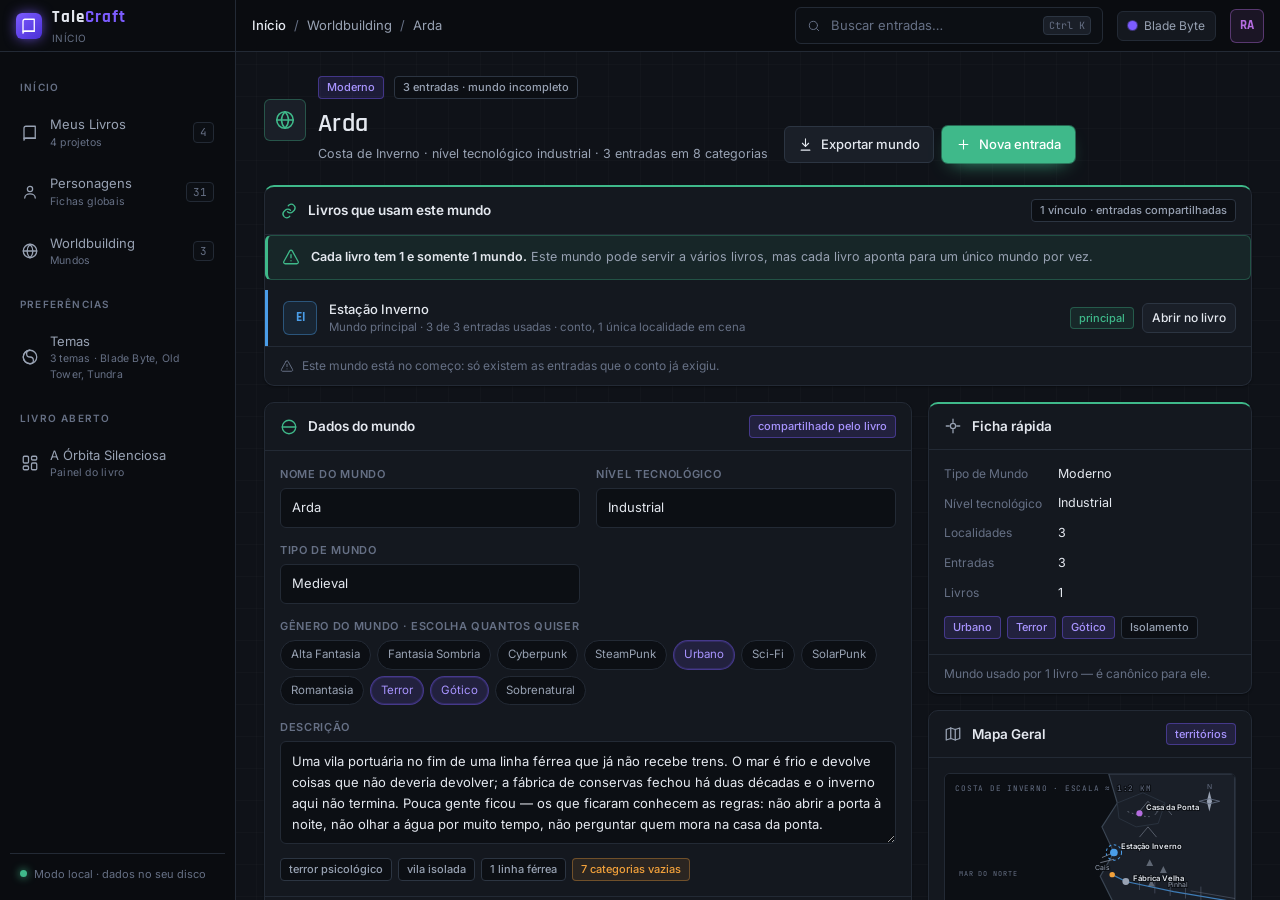
<file: prototype/mundo-arda.html>
<!DOCTYPE html>
<html lang="pt-BR" data-theme="blade-byte">
<head>
  <meta charset="UTF-8" />
  <title>TaleCraft — Arda</title>
  <link rel="preconnect" href="https://fonts.googleapis.com" />
  <link rel="preconnect" href="https://fonts.gstatic.com" crossorigin />
  <link href="https://fonts.googleapis.com/css2?family=Inter:wght@400;500;600;700&family=Rajdhani:wght@500;600;700&family=JetBrains+Mono:wght@400;500&family=Cinzel:wght@500;600;700&family=Alegreya:ital,wght@0,400;0,500;0,700;1,400&family=IBM+Plex+Mono:wght@400;500&display=swap" rel="stylesheet" />
  <link rel="stylesheet" href="css/talecraft.css" />
  <script src="js/tema.js"></script>
</head>
<body>
<div class="app">

  <a class="brandlink" href="index.html" title="Ir para o Início">
    <div class="brand">
      <div class="brand__mark">
        <svg class="icon" viewBox="0 0 24 24"><path d="M4 5.5A2.5 2.5 0 0 1 6.5 3H19v16H6.5A2.5 2.5 0 0 0 4 21.5V5.5Z"/><path d="M4 19h15"/></svg>
      </div>
      <div>
        <div class="brand__name">Tale<span>Craft</span></div>
        <span class="brand__book">Início</span>
      </div>
    </div>
  </a>

  <header class="topbar">
    <div class="crumb">
      <strong>Início</strong>
      <span class="crumb__sep">/</span>
      <a href="mundos.html" style="color:var(--text-muted)">Worldbuilding</a>
      <span class="crumb__sep">/</span>
      <span>Arda</span>
    </div>
    <div class="topbar__spacer"></div>
    <label class="field">
      <svg class="icon icon-sm" viewBox="0 0 24 24"><circle cx="11" cy="11" r="7"/><path d="m20 20-3.5-3.5"/></svg>
      <input type="search" placeholder="Buscar entradas…" />
      <kbd>Ctrl K</kbd>
    </label>
    <a class="themebtn" href="temas.html" title="Trocar tema">
      <span class="themebtn__dot"></span>
      <span class="themebtn__text">Tema</span>
    </a>
    <div class="avatar avatar--violet">RA</div>
  </header>

  <aside class="sidebar">
    <div class="sidebar__label">Início</div>
    <a class="navitem" href="index.html">
      <svg class="icon" viewBox="0 0 24 24"><path d="M4 5.5A2.5 2.5 0 0 1 6.5 3H19v16H6.5A2.5 2.5 0 0 0 4 21.5V5.5Z"/><path d="M4 19h15"/></svg>
      <span class="navitem__text">Meus Livros<small>4 projetos</small></span>
      <span class="navitem__count">4</span>
    </a>
    <a class="navitem navitem--characters" href="personagens-biblioteca.html">
      <svg class="icon" viewBox="0 0 24 24"><circle cx="12" cy="8" r="3.5"/><path d="M5 20c0-3.3 3.1-5.5 7-5.5s7 2.2 7 5.5"/></svg>
      <span class="navitem__text">Personagens<small>Fichas globais</small></span>
      <span class="navitem__count">31</span>
    </a>
    <a class="navitem navitem--world" href="mundos.html">
      <svg class="icon" viewBox="0 0 24 24"><circle cx="12" cy="12" r="9"/><path d="M3 12h18"/><path d="M12 3c2.5 2.6 3.8 5.7 3.8 9S14.5 18.4 12 21c-2.5-2.6-3.8-5.7-3.8-9S9.5 5.6 12 3Z"/></svg>
      <span class="navitem__text">Worldbuilding<small>Mundos</small></span>
      <span class="navitem__count">3</span>
    </a>

    <div class="sidebar__label">Preferências</div>
    <a class="navitem" href="temas.html">
      <svg class="icon" viewBox="0 0 24 24"><circle cx="12" cy="12" r="9"/><path d="M12 3a9 9 0 0 0 0 18 4.5 4.5 0 0 0 0-9 4.5 4.5 0 0 1 0-9Z"/></svg>
      <span class="navitem__text">Temas<small>3 temas · Blade Byte, Old Tower, Tundra</small></span>
    </a>

    <div class="sidebar__label">Livro aberto</div>
    <a class="navitem navitem--book" href="livro.html">
      <svg class="icon" viewBox="0 0 24 24"><rect x="3" y="3" width="7" height="9" rx="1.5"/><rect x="14" y="3" width="7" height="5" rx="1.5"/><rect x="14" y="12" width="7" height="9" rx="1.5"/><rect x="3" y="16" width="7" height="5" rx="1.5"/></svg>
      <span class="navitem__text">A Órbita Silenciosa<small>Painel do livro</small></span>
    </a>

    <div class="sidebar__foot">
      <span class="dot"></span>
      <span>Modo local · dados no seu disco</span>
    </div>
  </aside>

  <main class="main">

    <div class="page-head">
      <div class="page-head__title">
        <div class="page-head__emblem" style="color:var(--accent-world);border-color:rgba(63,185,138,.35)">
          <svg class="icon" viewBox="0 0 24 24"><circle cx="12" cy="12" r="9"/><path d="M3 12h18"/><path d="M12 3c2.5 2.6 3.8 5.7 3.8 9S14.5 18.4 12 21c-2.5-2.6-3.8-5.7-3.8-9S9.5 5.6 12 3Z"/></svg>
        </div>
        <div class="page-head__meta">
          <div class="row" style="margin-bottom:5px">
            <span class="badge badge--accent">Moderno</span>
            <span class="badge">3 entradas · mundo incompleto</span>
          </div>
          <h1>Arda</h1>
          <p>Costa de Inverno · nível tecnológico industrial · 3 entradas em 8 categorias</p>
        </div>
      </div>
      <div class="page-head__actions">
        <button class="btn">
          <svg class="icon" viewBox="0 0 24 24"><path d="M12 3v12"/><path d="m7 10 5 5 5-5"/><path d="M5 21h14"/></svg>
          Exportar mundo
        </button>
        <button class="btn btn--primary" style="background:var(--accent-world);box-shadow:0 0 0 1px rgba(63,185,138,.5),0 8px 20px -10px var(--accent-world)">
          <svg class="icon" viewBox="0 0 24 24"><path d="M12 5v14M5 12h14"/></svg>
          Nova entrada
        </button>
      </div>
    </div>

    <!-- Vínculos com livros -->
    <section class="panel panel--accent-world" style="margin-bottom:16px">
      <div class="panel__head">
        <svg class="icon" viewBox="0 0 24 24" style="color:var(--accent-world)"><path d="M10 13a5 5 0 0 0 7 0l2-2a5 5 0 0 0-7-7l-1 1"/><path d="M14 11a5 5 0 0 0-7 0l-2 2a5 5 0 0 0 7 7l1-1"/></svg>
        <span class="panel__title">Livros que usam este mundo</span>
        <span class="spacer"></span>
        <span class="badge">1 vínculo · entradas compartilhadas</span>
      </div>
      <div class="panel__body panel__body--tight">
        <div class="notice" style="margin-bottom:10px;--notice-color:var(--accent-world)">
          <svg class="icon" viewBox="0 0 24 24"><path d="M12 9v4M12 17h.01"/><path d="M10.3 3.9 2.5 18a2 2 0 0 0 1.7 3h15.6a2 2 0 0 0 1.7-3L13.7 3.9a2 2 0 0 0-3.4 0Z"/></svg>
          <div>
            <strong>Cada livro tem 1 e somente 1 mundo.</strong>
            Este mundo pode servir a vários livros, mas cada livro aponta para um único mundo por vez.
          </div>
        </div>
        <div class="datalist">
          <div class="dataline dataline--interactive" style="border-left:3px solid var(--accent-chapter)">
            <div class="avatar avatar--blue">EI</div>
            <div class="dataline__main">
              <div class="dataline__title">Estação Inverno</div>
              <div class="dataline__sub">Mundo principal · 3 de 3 entradas usadas · conto, 1 única localidade em cena</div>
            </div>
            <div class="dataline__side">
              <span class="badge badge--ok">principal</span>
              <a class="btn btn--sm" href="livro.html">Abrir no livro</a>
            </div>
          </div>
        </div>
      </div>
      <div class="panel__foot">
        <svg class="icon icon-sm" viewBox="0 0 24 24"><path d="M12 9v4M12 17h.01"/><path d="M10.3 3.9 2.5 18a2 2 0 0 0 1.7 3h15.6a2 2 0 0 0 1.7-3L13.7 3.9a2 2 0 0 0-3.4 0Z"/></svg>
        Este mundo está no começo: só existem as entradas que o conto já exigiu.
      </div>
    </section>

    <div class="grid grid--dash">
      <div class="stack">

        <!-- Atributos do mundo -->
        <section class="panel">
          <div class="panel__head">
            <svg class="icon" viewBox="0 0 24 24" style="color:var(--accent-world)"><circle cx="12" cy="12" r="9"/><path d="M3 12h18"/></svg>
            <span class="panel__title">Dados do mundo</span>
            <span class="spacer"></span>
            <span class="badge badge--accent">compartilhado pelo livro</span>
          </div>
          <div class="panel__body">
            <div class="formgrid">
              <div class="formfield">
                <label>Nome do mundo</label>
                <input class="input" value="Arda" />
              </div>
              <div class="formfield">
                <label>Nível tecnológico</label>
                <select class="select">
                  <option>Industrial</option>
                  <option>Interestelar</option>
                  <option>Medieval</option>
                  <option>Pré-histórico</option>
                  <option>Pós-colapso</option>
                  <option>Mágico</option>
                </select>
              </div>
              <div class="formfield">
                <label>Tipo de Mundo</label>
                <select class="select">
                  <option>Medieval</option>
                  <option>Moderno</option>
                  <option>Futurista</option>
                  <option>Antigo</option>
                </select>
              </div>
              <div class="formfield span-all">
                <label>Gênero do mundo <span class="formfield__hint">· escolha quantos quiser</span></label>
                <div class="toggle-set toggle-set--tags">
                  <span class="toggle">Alta Fantasia</span>
                  <span class="toggle">Fantasia Sombria</span>
                  <span class="toggle">Cyberpunk</span>
                  <span class="toggle">SteamPunk</span>
                  <span class="toggle is-on">Urbano</span>
                  <span class="toggle">Sci-Fi</span>
                  <span class="toggle">SolarPunk</span>
                  <span class="toggle">Romantasia</span>
                  <span class="toggle is-on">Terror</span>
                  <span class="toggle is-on">Gótico</span>
                  <span class="toggle">Sobrenatural</span>
                </div>
              </div>
              <div class="formfield span-all">
                <label>Descrição</label>
                <textarea class="textarea" rows="4">Uma vila portuária no fim de uma linha férrea que já não recebe trens. O mar é frio e devolve coisas que não deveria devolver; a fábrica de conservas fechou há duas décadas e o inverno aqui não termina. Pouca gente ficou — os que ficaram conhecem as regras: não abrir a porta à noite, não olhar a água por muito tempo, não perguntar quem mora na casa da ponta.</textarea>
              </div>
            </div>
            <div class="row row--wrap" style="margin-top:14px;gap:6px">
              <span class="badge">terror psicológico</span>
              <span class="badge">vila isolada</span>
              <span class="badge">1 linha férrea</span>
              <span class="badge badge--warn">7 categorias vazias</span>
            </div>
          </div>
          <div class="panel__foot">
            <span class="dot"></span>
            <span>Última alteração na descrição: hoje, 09:12</span>
          </div>
        </section>

        <!-- Categorias de entradas -->
        <section class="panel">
          <div class="panel__head panel__head--accent">
            <svg class="icon" viewBox="0 0 24 24"><path d="M4 20V8l8-4 8 4v12"/><path d="M9 20v-6h6v6"/></svg>
            <span class="panel__title">Entradas por categoria</span>
            <span class="spacer"></span>
            <span class="badge">3 entradas</span>
          </div>
          <div class="panel__body">
            <div class="blockgrid">
              <a class="block block--world" href="worldbuilding.html">
                <div class="block__slot"><svg class="icon icon-sm" viewBox="0 0 24 24"><path d="M12 21s7-5.5 7-11a7 7 0 1 0-14 0c0 5.5 7 11 7 11Z"/><circle cx="12" cy="10" r="2.5"/></svg></div>
                <div class="block__name">Localidades</div>
                <div class="block__desc">A vila, o porto, a fábrica e a casa da ponta.</div>
                <div class="block__foot"><span>3 entradas</span></div>
              </a>
              <a class="block block--world" href="worldbuilding.html">
                <div class="block__slot"><svg class="icon icon-sm" viewBox="0 0 24 24"><circle cx="12" cy="12" r="9"/><path d="M12 3a9 9 0 0 0 0 18"/></svg></div>
                <div class="block__name">Raças e povos</div>
                <div class="block__desc">Povos e comunidades — ainda não definido.</div>
                <div class="block__foot"><span>0 entradas</span><span>·</span><span>vazio</span></div>
              </a>
              <a class="block block--world" href="worldbuilding.html">
                <div class="block__slot"><svg class="icon icon-sm" viewBox="0 0 24 24"><path d="M5 19 19 5"/><path d="M14 5h5v5"/><path d="M5 14v5h5"/></svg></div>
                <div class="block__name">Artefatos</div>
                <div class="block__desc">Objetos com peso narrativo — ainda não definido.</div>
                <div class="block__foot"><span>0 entradas</span><span>·</span><span>vazio</span></div>
              </a>
              <a class="block block--world" href="worldbuilding.html">
                <div class="block__slot"><svg class="icon icon-sm" viewBox="0 0 24 24"><path d="m14 4 6 6-9 9H5v-6z"/><path d="m12 6 6 6"/></svg></div>
                <div class="block__name">Armas</div>
                <div class="block__desc">O conto não usa combate — ainda não definido.</div>
                <div class="block__foot"><span>0 entradas</span><span>·</span><span>vazio</span></div>
              </a>
              <a class="block block--world" href="worldbuilding.html">
                <div class="block__slot"><svg class="icon icon-sm" viewBox="0 0 24 24"><rect x="3" y="4" width="18" height="16" rx="2"/><path d="M3 9h18M8 4v16"/></svg></div>
                <div class="block__name">Eventos</div>
                <div class="block__desc">O fechamento da fábrica, o último trem.</div>
                <div class="block__foot"><span>0 entradas</span><span>·</span><span>em aberto</span></div>
              </a>
              <a class="block block--world" href="worldbuilding.html">
                <div class="block__slot"><svg class="icon icon-sm" viewBox="0 0 24 24"><path d="M12 3v4M12 17v4M3 12h4M17 12h4"/><circle cx="12" cy="12" r="3.5"/></svg></div>
                <div class="block__name">Sistema de energia</div>
                <div class="block__desc">Energia industrial — ainda não definido.</div>
                <div class="block__foot"><span>0 entradas</span><span>·</span><span>vazio</span></div>
              </a>
              <a class="block block--book" href="worldbuilding.html">
                <div class="block__slot"><svg class="icon icon-sm" viewBox="0 0 24 24"><path d="m12 3 2.6 5.6 6.4.8-4.6 4.4 1.2 6.2-5.6-3-5.6 3 1.2-6.2L3 9.4l6.4-.8z"/></svg></div>
                <div class="block__name">Sistema de Magia <span class="badge badge--accent">novo</span></div>
                <div class="block__desc">Regras, custos e limites de qualquer poder sobrenatural.</div>
                <div class="block__foot"><span>0 entradas</span><span>·</span><span>a definir</span></div>
              </a>
              <a class="block block--chap" href="worldbuilding.html">
                <div class="block__slot"><svg class="icon icon-sm" viewBox="0 0 24 24"><path d="m9 4 6 2 6-2v14l-6 2-6-2-6 2V6z"/><path d="M9 4v14M15 6v14"/></svg></div>
                <div class="block__name">Mapa Geral <span class="badge badge--accent">novo</span></div>
                <div class="block__desc">Carta da costa, com marcações de cena.</div>
                <div class="block__foot"><span>1 mapa</span></div>
              </a>
            </div>
          </div>
          <div class="panel__foot">
            <span class="dot"></span>
            <span>Mundo recém-criado: 3 das 8 categorias já têm entradas.</span>
          </div>
        </section>

        <!-- Tabela de regras -->
        <section class="panel">
          <div class="panel__head">
            <svg class="icon" viewBox="0 0 24 24"><path d="M4 6h16M4 12h16M4 18h10"/></svg>
            <span class="panel__title">Regras do mundo — resumo</span>
            <span class="spacer"></span>
            <span class="badge badge--danger">sobrenatural em aberto</span>
          </div>
          <div class="panel__body panel__body--tight" style="overflow:hidden">
            <table class="table">
              <thead>
                <tr>
                  <th>Aspecto</th>
                  <th>O que o mundo permite</th>
                  <th>Custo / limite</th>
                  <th>Categoria</th>
                </tr>
              </thead>
              <tbody>
                <tr>
                  <td>Tecnologia</td>
                  <td>Ferrovia, conservas, telégrafo decadente</td>
                  <td><span class="badge">sem manutenção há 20 anos</span></td>
                  <td><span class="badge">Energia</span></td>
                </tr>
                <tr>
                  <td>O mar</td>
                  <td>Devolve objetos — e às vezes não os devolve sozinho</td>
                  <td><span class="badge badge--warn">não olhar por muito tempo</span></td>
                  <td><span class="badge">Magia</span></td>
                </tr>
                <tr>
                  <td>Isolamento</td>
                  <td>Só se sai pelo trem, que não vem mais</td>
                  <td><span class="badge badge--danger">vila presa</span></td>
                  <td><span class="badge">Eventos</span></td>
                </tr>
                <tr>
                  <td>Escala do mapa</td>
                  <td>1 vila · 1 porto · 1 fábrica · 1 casa isolada</td>
                  <td><span class="badge">mapa geral</span></td>
                  <td><span class="badge">Mapa</span></td>
                </tr>
              </tbody>
            </table>
          </div>
          <div class="panel__foot">
            <span class="dot"></span>
            <span>Regras valem para todos os livros que usam este mundo.</span>
          </div>
        </section>

      </div>

      <div class="stack">

        <section class="panel panel--accent-world">
          <div class="panel__head">
            <svg class="icon" viewBox="0 0 24 24"><path d="M12 3v4M12 17v4M3 12h4M17 12h4"/><circle cx="12" cy="12" r="3.5"/></svg>
            <span class="panel__title">Ficha rápida</span>
          </div>
          <div class="panel__body">
            <div class="stack" style="gap:11px">
              <div class="row"><span style="font-size:12px;color:var(--text-dim);min-width:104px">Tipo de Mundo</span><span style="font-size:12.5px">Moderno</span></div>
              <div class="row"><span style="font-size:12px;color:var(--text-dim);min-width:104px">Nível tecnológico</span><span style="font-size:12.5px">Industrial</span></div>
              <div class="row"><span style="font-size:12px;color:var(--text-dim);min-width:104px">Localidades</span><span style="font-size:12.5px">3</span></div>
              <div class="row"><span style="font-size:12px;color:var(--text-dim);min-width:104px">Entradas</span><span style="font-size:12.5px">3</span></div>
              <div class="row"><span style="font-size:12px;color:var(--text-dim);min-width:104px">Livros</span><span style="font-size:12.5px">1</span></div>
            </div>
            <div class="row row--wrap" style="margin-top:14px;gap:6px">
              <span class="badge badge--accent">Urbano</span>
              <span class="badge badge--accent">Terror</span>
              <span class="badge badge--accent">Gótico</span>
              <span class="badge">Isolamento</span>
            </div>
          </div>
          <div class="panel__foot">
            <span>Mundo usado por 1 livro — é canônico para ele.</span>
          </div>
        </section>

        <section class="panel">
          <div class="panel__head">
            <svg class="icon" viewBox="0 0 24 24"><path d="m9 4 6 2 6-2v14l-6 2-6-2-6 2V6z"/><path d="M9 4v14M15 6v14"/></svg>
            <span class="panel__title">Mapa Geral</span>
            <span class="spacer"></span>
            <span class="badge badge--accent">territórios</span>
          </div>
          <div class="panel__body">
            <div class="mapframe">
              <svg class="terrainmap" viewBox="0 0 340 210">
                <rect x="0" y="0" width="340" height="210" style="fill:var(--bg-inset)"></rect>

                <!-- terra firme: costa leste e vale interior -->
                <path d="M206 0 L340 0 L340 210 L188 210 L176 176 L196 148 L182 120 L198 92 L184 62 L202 34 L192 0 Z"
                      style="fill:var(--bg-raised);stroke:var(--line-strong);stroke-width:1.4"></path>
                <!-- península / ponta -->
                <path d="M202 34 L232 22 L258 34 L250 58 L224 62 L204 52 Z" style="fill:var(--bg-raised);stroke:var(--line);stroke-width:1"></path>
                <!-- banco de areia / banco raso -->
                <path d="M120 168 L150 160 L172 172 L146 182 Z" style="fill:none;stroke:var(--line);stroke-width:1;stroke-dasharray:3 3"></path>

                <!-- relevo: colinas ao norte -->
                <g style="fill:none;stroke:var(--text-muted);stroke-width:1;opacity:.55">
                  <path d="M228 44 L238 32 L248 44"></path>
                  <path d="M246 48 L256 36 L266 48"></path>
                  <path d="M228 74 L238 62 L248 74"></path>
                </g>

                <!-- florestas de pinheiro -->
                <g>
                  <path d="M236 108 l4-8 l4 8 z" style="fill:var(--text-muted);opacity:.55"></path>
                  <path d="M252 116 l4-8 l4 8 z" style="fill:var(--text-muted);opacity:.55"></path>
                  <path d="M238 132 l4-8 l4 8 z" style="fill:var(--text-muted);opacity:.55"></path>
                </g>

                <!-- linha férrea abandonada -->
                <g style="fill:none;stroke:var(--accent-chapter);stroke-width:1.4;opacity:.75">
                  <path d="M340 150 L268 138 L212 126 L196 118"></path>
                </g>
                <g style="fill:none;stroke:var(--text-dim);stroke-width:.8;opacity:.7">
                  <path d="M340 146 L288 137 M300 148 L300 132 M282 146 L282 130 M264 143 L264 127 M246 140 L246 124 M228 136 L228 120"></path>
                </g>

                <!-- estrada de terra até a casa da ponta -->
                <path d="M214 44 C224 48 232 50 240 50"
                      style="fill:none;stroke:var(--text-muted);stroke-width:.9;stroke-dasharray:2 3;opacity:.7"></path>

                <!-- ancoradouros / cais -->
                <g style="fill:none;stroke:var(--text-muted);stroke-width:1;opacity:.8">
                  <path d="M198 92 L184 98"></path>
                  <path d="M198 100 L182 104"></path>
                </g>

                <!-- marcadores -->
                <g>
                  <circle cx="198" cy="92" r="4.5" style="fill:var(--accent-chapter)"></circle>
                  <circle cx="212" cy="126" r="4" style="fill:var(--text-muted)"></circle>
                  <circle cx="228" cy="46" r="3.6" style="fill:var(--accent-book)"></circle>
                  <circle cx="196" cy="118" r="3.2" style="fill:var(--accent-char)"></circle>
                </g>

                <!-- rótulos -->
                <text class="t-title" x="12" y="20">COSTA DE INVERNO · ESCALA ≈ 1:2 KM</text>
                <text class="t-sea" x="16" y="120">MAR DO NORTE</text>
                <text class="t-sea" x="16" y="176">BANCO RASO</text>

                <text class="t-city" x="206" y="88">Estação Inverno</text>
                <text class="t-city" x="220" y="126">Fábrica Velha</text>
                <text class="t-city" x="236" y="42">Casa da Ponta</text>
                <text class="t-label--small t-label" x="176" y="112">Cais</text>
                <text class="t-label--small t-label" x="262" y="132">Pinhal</text>
                <text class="t-label--small t-label" x="290" y="164">Trilho morto</text>

                <!-- marcador de cena: ponto do livro aberto -->
                <circle cx="198" cy="92" r="9" style="fill:none;stroke:var(--accent-chapter);stroke-width:1.2;stroke-dasharray:3 3"></circle>

                <!-- rosa dos ventos -->
                <g transform="translate(310,32)" style="stroke:var(--text-dim);stroke-width:1;fill:var(--text-dim)">
                  <path d="M0 -12 L3 0 L0 12 L-3 0 Z" style="fill:var(--text-muted);stroke:none"></path>
                  <path d="M-12 0 L0 -3 L12 0 L0 3 Z" style="fill:none"></path>
                  <text x="0" y="-15" text-anchor="middle" style="font-size:8px;stroke:none;fill:var(--text-dim)">N</text>
                </g>
              </svg>
            </div>
            <div class="maplegend">
              <span class="maplegend__item"><span class="maplegend__swatch" style="background:var(--bg-raised)"></span>Terra firme</span>
              <span class="maplegend__item"><span class="maplegend__swatch" style="background:var(--accent-chapter)"></span>Linha férrea</span>
              <span class="maplegend__item"><span class="maplegend__swatch" style="border-color:var(--line);border-style:dashed"></span>Banco raso</span>
              <span class="maplegend__item"><span class="maplegend__dot" style="background:var(--accent-chapter)"></span>Vila</span>
              <span class="maplegend__item"><span class="maplegend__dot" style="background:var(--text-muted)"></span>Fábrica</span>
              <span class="maplegend__item"><span class="maplegend__dot" style="background:var(--accent-book)"></span>Casa isolada</span>
            </div>
            <p style="font-size:11.5px;color:var(--text-dim);margin-top:10px;line-height:1.5">
              Carta da Costa de Inverno: a vila na foz, a fábrica de conservas abandonada, o pinhal e a casa da ponta. O trilho morto é a única ligação com o resto do mundo — e ele não recebe trens. O círculo pontilhado marca o ponto de cena do livro aberto.
            </p>
          </div>
          <div class="panel__foot">
            <button class="btn btn--sm" style="width:100%;justify-content:center">
              <svg class="icon icon-sm" viewBox="0 0 24 24"><path d="M12 16V4"/><path d="m8 8 4-4 4 4"/><path d="M5 20h14"/></svg>
              Substituir mapa
            </button>
          </div>
        </section>

        <section class="panel">
          <div class="panel__head">
            <svg class="icon" viewBox="0 0 24 24"><path d="M12 9v4M12 17h.01"/><path d="M10.3 3.9 2.5 18a2 2 0 0 0 1.7 3h15.6a2 2 0 0 0 1.7-3L13.7 3.9a2 2 0 0 0-3.4 0Z"/></svg>
            <span class="panel__title">Impacto de editar</span>
          </div>
          <div class="panel__body panel__body--tight">
            <div class="datalist">
              <div class="dataline">
                <span class="badge badge--accent">global</span>
                <div class="dataline__main">
                  <div class="dataline__title">Nome, descrição, nível tecnológico</div>
                  <div class="dataline__sub">Vale para o livro que usa o mundo</div>
                </div>
              </div>
              <div class="dataline">
                <span class="badge badge--accent">global</span>
                <div class="dataline__main">
                  <div class="dataline__title">Todas as 3 entradas</div>
                  <div class="dataline__sub">A vila, o cais, a fábrica — iguais em todo lugar</div>
                </div>
              </div>
              <div class="dataline">
                <span class="badge">por livro</span>
                <div class="dataline__main">
                  <div class="dataline__title">Quais entradas entram em cena</div>
                  <div class="dataline__sub">Definido no Worldbuilding de cada livro</div>
                </div>
              </div>
            </div>
          </div>
          <div class="panel__foot">
            <span>Um mundo é canônico. Se um livro precisa de variação, crie outro Mundo.</span>
          </div>
        </section>

      </div>
    </div>

  </main>
</div>
</body>
</html>
</file>
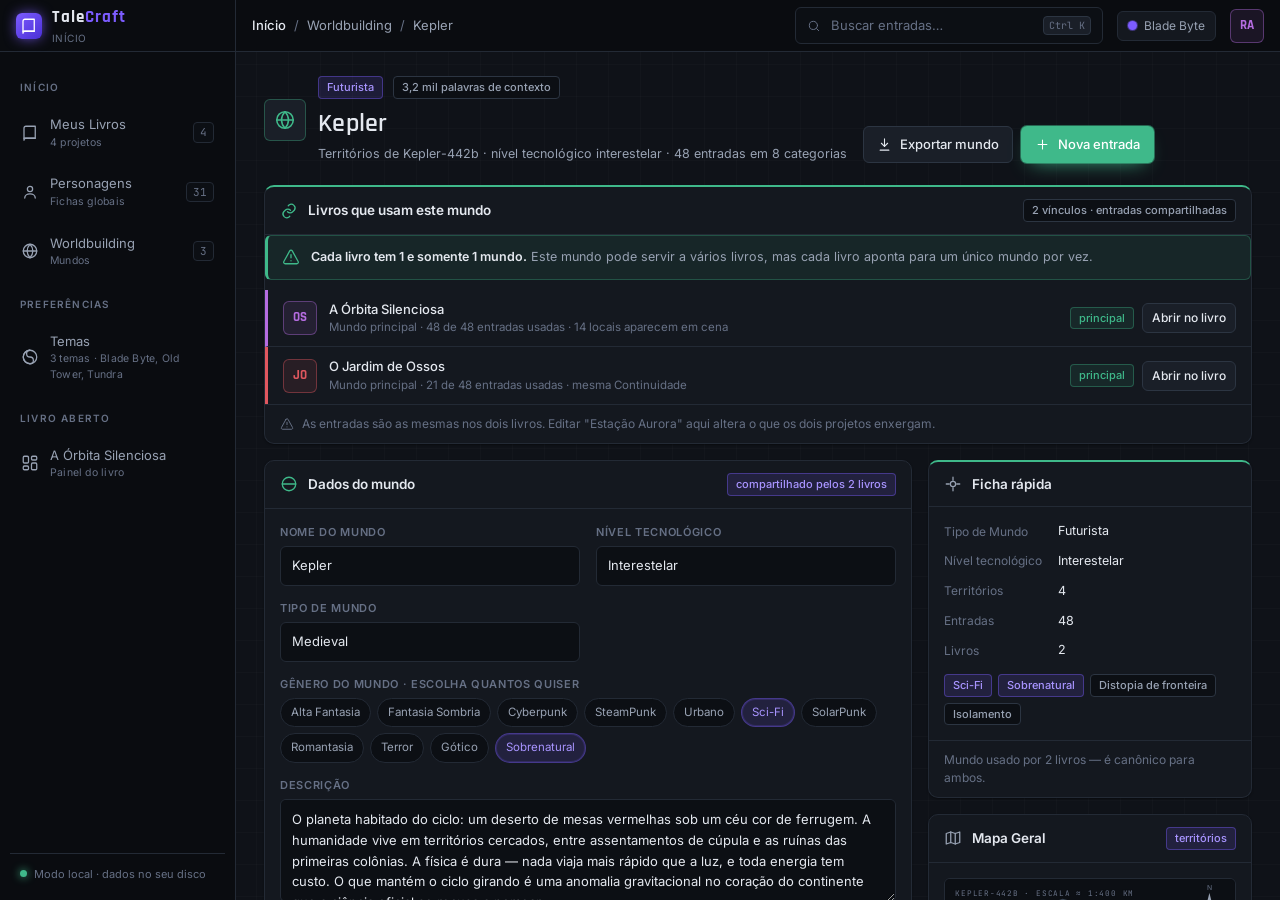
<file: prototype/mundo-kepler.html>
<!DOCTYPE html>
<html lang="pt-BR" data-theme="blade-byte">
<head>
  <meta charset="UTF-8" />
  <title>TaleCraft — Kepler</title>
  <link rel="preconnect" href="https://fonts.googleapis.com" />
  <link rel="preconnect" href="https://fonts.gstatic.com" crossorigin />
  <link href="https://fonts.googleapis.com/css2?family=Inter:wght@400;500;600;700&family=Rajdhani:wght@500;600;700&family=JetBrains+Mono:wght@400;500&family=Cinzel:wght@500;600;700&family=Alegreya:ital,wght@0,400;0,500;0,700;1,400&family=IBM+Plex+Mono:wght@400;500&display=swap" rel="stylesheet" />
  <link rel="stylesheet" href="css/talecraft.css" />
  <script src="js/tema.js"></script>
</head>
<body>
<div class="app">

  <a class="brandlink" href="index.html" title="Ir para o Início">
    <div class="brand">
      <div class="brand__mark">
        <svg class="icon" viewBox="0 0 24 24"><path d="M4 5.5A2.5 2.5 0 0 1 6.5 3H19v16H6.5A2.5 2.5 0 0 0 4 21.5V5.5Z"/><path d="M4 19h15"/></svg>
      </div>
      <div>
        <div class="brand__name">Tale<span>Craft</span></div>
        <span class="brand__book">Início</span>
      </div>
    </div>
  </a>

  <header class="topbar">
    <div class="crumb">
      <strong>Início</strong>
      <span class="crumb__sep">/</span>
      <a href="mundos.html" style="color:var(--text-muted)">Worldbuilding</a>
      <span class="crumb__sep">/</span>
      <span>Kepler</span>
    </div>
    <div class="topbar__spacer"></div>
    <label class="field">
      <svg class="icon icon-sm" viewBox="0 0 24 24"><circle cx="11" cy="11" r="7"/><path d="m20 20-3.5-3.5"/></svg>
      <input type="search" placeholder="Buscar entradas…" />
      <kbd>Ctrl K</kbd>
    </label>
    <a class="themebtn" href="temas.html" title="Trocar tema">
      <span class="themebtn__dot"></span>
      <span class="themebtn__text">Tema</span>
    </a>
    <div class="avatar avatar--violet">RA</div>
  </header>

  <aside class="sidebar">
    <div class="sidebar__label">Início</div>
    <a class="navitem" href="index.html">
      <svg class="icon" viewBox="0 0 24 24"><path d="M4 5.5A2.5 2.5 0 0 1 6.5 3H19v16H6.5A2.5 2.5 0 0 0 4 21.5V5.5Z"/><path d="M4 19h15"/></svg>
      <span class="navitem__text">Meus Livros<small>4 projetos</small></span>
      <span class="navitem__count">4</span>
    </a>
    <a class="navitem navitem--characters" href="personagens-biblioteca.html">
      <svg class="icon" viewBox="0 0 24 24"><circle cx="12" cy="8" r="3.5"/><path d="M5 20c0-3.3 3.1-5.5 7-5.5s7 2.2 7 5.5"/></svg>
      <span class="navitem__text">Personagens<small>Fichas globais</small></span>
      <span class="navitem__count">31</span>
    </a>
    <a class="navitem navitem--world" href="mundos.html">
      <svg class="icon" viewBox="0 0 24 24"><circle cx="12" cy="12" r="9"/><path d="M3 12h18"/><path d="M12 3c2.5 2.6 3.8 5.7 3.8 9S14.5 18.4 12 21c-2.5-2.6-3.8-5.7-3.8-9S9.5 5.6 12 3Z"/></svg>
      <span class="navitem__text">Worldbuilding<small>Mundos</small></span>
      <span class="navitem__count">3</span>
    </a>

    <div class="sidebar__label">Preferências</div>
    <a class="navitem" href="temas.html">
      <svg class="icon" viewBox="0 0 24 24"><circle cx="12" cy="12" r="9"/><path d="M12 3a9 9 0 0 0 0 18 4.5 4.5 0 0 0 0-9 4.5 4.5 0 0 1 0-9Z"/></svg>
      <span class="navitem__text">Temas<small>3 temas · Blade Byte, Old Tower, Tundra</small></span>
    </a>

    <div class="sidebar__label">Livro aberto</div>
    <a class="navitem navitem--book" href="livro.html">
      <svg class="icon" viewBox="0 0 24 24"><rect x="3" y="3" width="7" height="9" rx="1.5"/><rect x="14" y="3" width="7" height="5" rx="1.5"/><rect x="14" y="12" width="7" height="9" rx="1.5"/><rect x="3" y="16" width="7" height="5" rx="1.5"/></svg>
      <span class="navitem__text">A Órbita Silenciosa<small>Painel do livro</small></span>
    </a>

    <div class="sidebar__foot">
      <span class="dot"></span>
      <span>Modo local · dados no seu disco</span>
    </div>
  </aside>

  <main class="main">

    <div class="page-head">
      <div class="page-head__title">
        <div class="page-head__emblem" style="color:var(--accent-world);border-color:rgba(63,185,138,.35)">
          <svg class="icon" viewBox="0 0 24 24"><circle cx="12" cy="12" r="9"/><path d="M3 12h18"/><path d="M12 3c2.5 2.6 3.8 5.7 3.8 9S14.5 18.4 12 21c-2.5-2.6-3.8-5.7-3.8-9S9.5 5.6 12 3Z"/></svg>
        </div>
        <div class="page-head__meta">
          <div class="row" style="margin-bottom:5px">
            <span class="badge badge--accent">Futurista</span>
            <span class="badge">3,2 mil palavras de contexto</span>
          </div>
          <h1>Kepler</h1>
          <p>Territórios de Kepler-442b · nível tecnológico interestelar · 48 entradas em 8 categorias</p>
        </div>
      </div>
      <div class="page-head__actions">
        <button class="btn">
          <svg class="icon" viewBox="0 0 24 24"><path d="M12 3v12"/><path d="m7 10 5 5 5-5"/><path d="M5 21h14"/></svg>
          Exportar mundo
        </button>
        <button class="btn btn--primary" style="background:var(--accent-world);box-shadow:0 0 0 1px rgba(63,185,138,.5),0 8px 20px -10px var(--accent-world)">
          <svg class="icon" viewBox="0 0 24 24"><path d="M12 5v14M5 12h14"/></svg>
          Nova entrada
        </button>
      </div>
    </div>

    <!-- Vínculos com livros -->
    <section class="panel panel--accent-world" style="margin-bottom:16px">
      <div class="panel__head">
        <svg class="icon" viewBox="0 0 24 24" style="color:var(--accent-world)"><path d="M10 13a5 5 0 0 0 7 0l2-2a5 5 0 0 0-7-7l-1 1"/><path d="M14 11a5 5 0 0 0-7 0l-2 2a5 5 0 0 0 7 7l1-1"/></svg>
        <span class="panel__title">Livros que usam este mundo</span>
        <span class="spacer"></span>
        <span class="badge">2 vínculos · entradas compartilhadas</span>
      </div>
      <div class="panel__body panel__body--tight">
        <div class="notice" style="margin-bottom:10px;--notice-color:var(--accent-world)">
          <svg class="icon" viewBox="0 0 24 24"><path d="M12 9v4M12 17h.01"/><path d="M10.3 3.9 2.5 18a2 2 0 0 0 1.7 3h15.6a2 2 0 0 0 1.7-3L13.7 3.9a2 2 0 0 0-3.4 0Z"/></svg>
          <div>
            <strong>Cada livro tem 1 e somente 1 mundo.</strong>
            Este mundo pode servir a vários livros, mas cada livro aponta para um único mundo por vez.
          </div>
        </div>
        <div class="datalist">
          <div class="dataline dataline--interactive" style="border-left:3px solid var(--accent-book)">
            <div class="avatar avatar--violet">OS</div>
            <div class="dataline__main">
              <div class="dataline__title">A Órbita Silenciosa</div>
              <div class="dataline__sub">Mundo principal · 48 de 48 entradas usadas · 14 locais aparecem em cena</div>
            </div>
            <div class="dataline__side">
              <span class="badge badge--ok">principal</span>
              <a class="btn btn--sm" href="worldbuilding.html">Abrir no livro</a>
            </div>
          </div>
          <div class="dataline dataline--interactive" style="border-left:3px solid var(--danger)">
            <div class="avatar avatar--red">JO</div>
            <div class="dataline__main">
              <div class="dataline__title">O Jardim de Ossos</div>
              <div class="dataline__sub">Mundo principal · 21 de 48 entradas usadas · mesma Continuidade</div>
            </div>
            <div class="dataline__side">
              <span class="badge badge--ok">principal</span>
              <a class="btn btn--sm" href="livro.html">Abrir no livro</a>
            </div>
          </div>
        </div>
      </div>
      <div class="panel__foot">
        <svg class="icon icon-sm" viewBox="0 0 24 24"><path d="M12 9v4M12 17h.01"/><path d="M10.3 3.9 2.5 18a2 2 0 0 0 1.7 3h15.6a2 2 0 0 0 1.7-3L13.7 3.9a2 2 0 0 0-3.4 0Z"/></svg>
        As entradas são as mesmas nos dois livros. Editar "Estação Aurora" aqui altera o que os dois projetos enxergam.
      </div>
    </section>

    <div class="grid grid--dash">
      <div class="stack">

        <!-- Atributos do mundo -->
        <section class="panel">
          <div class="panel__head">
            <svg class="icon" viewBox="0 0 24 24" style="color:var(--accent-world)"><circle cx="12" cy="12" r="9"/><path d="M3 12h18"/></svg>
            <span class="panel__title">Dados do mundo</span>
            <span class="spacer"></span>
            <span class="badge badge--accent">compartilhado pelos 2 livros</span>
          </div>
          <div class="panel__body">
            <div class="formgrid">
              <div class="formfield">
                <label>Nome do mundo</label>
                <input class="input" value="Kepler" />
              </div>
              <div class="formfield">
                <label>Nível tecnológico</label>
                <select class="select">
                  <option>Interestelar</option>
                  <option>Industrial</option>
                  <option>Medieval</option>
                  <option>Pré-histórico</option>
                  <option>Pós-colapso</option>
                  <option>Mágico</option>
                </select>
              </div>
              <div class="formfield">
                <label>Tipo de Mundo</label>
                <select class="select">
                  <option>Medieval</option>
                  <option>Moderno</option>
                  <option>Futurista</option>
                  <option>Antigo</option>
                </select>
              </div>
              <div class="formfield span-all">
                <label>Gênero do mundo <span class="formfield__hint">· escolha quantos quiser</span></label>
                <div class="toggle-set toggle-set--tags">
                  <span class="toggle">Alta Fantasia</span>
                  <span class="toggle">Fantasia Sombria</span>
                  <span class="toggle">Cyberpunk</span>
                  <span class="toggle">SteamPunk</span>
                  <span class="toggle">Urbano</span>
                  <span class="toggle is-on">Sci-Fi</span>
                  <span class="toggle">SolarPunk</span>
                  <span class="toggle">Romantasia</span>
                  <span class="toggle">Terror</span>
                  <span class="toggle">Gótico</span>
                  <span class="toggle is-on">Sobrenatural</span>
                </div>
              </div>
              <div class="formfield span-all">
                <label>Descrição</label>
                <textarea class="textarea" rows="4">O planeta habitado do ciclo: um deserto de mesas vermelhas sob um céu cor de ferrugem. A humanidade vive em territórios cercados, entre assentamentos de cúpula e as ruínas das primeiras colônias. A física é dura — nada viaja mais rápido que a luz, e toda energia tem custo. O que mantém o ciclo girando é uma anomalia gravitacional no coração do continente que a ciência oficial se recusa a nomear.</textarea>
              </div>
            </div>
            <div class="row row--wrap" style="margin-top:14px;gap:6px">
              <span class="badge">hard sci-fi</span>
              <span class="badge">sem magia</span>
              <span class="badge">1 anomalia central</span>
              <span class="badge badge--warn">2 pontos em aberto</span>
            </div>
          </div>
          <div class="panel__foot">
            <span class="dot"></span>
            <span>Última alteração na descrição: ontem, 21:40</span>
          </div>
        </section>

        <!-- Categorias de entradas -->
        <section class="panel">
          <div class="panel__head panel__head--accent">
            <svg class="icon" viewBox="0 0 24 24"><path d="M4 20V8l8-4 8 4v12"/><path d="M9 20v-6h6v6"/></svg>
            <span class="panel__title">Entradas por categoria</span>
            <span class="spacer"></span>
            <span class="badge">48 entradas</span>
          </div>
          <div class="panel__body">
            <div class="blockgrid">
              <a class="block block--world" href="worldbuilding.html">
                <div class="block__slot"><svg class="icon icon-sm" viewBox="0 0 24 24"><path d="M12 21s7-5.5 7-11a7 7 0 1 0-14 0c0 5.5 7 11 7 11Z"/><circle cx="12" cy="10" r="2.5"/></svg></div>
                <div class="block__name">Localidades</div>
                <div class="block__desc">Mesas, cúpulas, crateras e pontos de cena.</div>
                <div class="block__foot"><span>14 entradas</span></div>
              </a>
              <a class="block block--world" href="worldbuilding.html">
                <div class="block__slot"><svg class="icon icon-sm" viewBox="0 0 24 24"><circle cx="12" cy="12" r="9"/><path d="M12 3a9 9 0 0 0 0 18"/></svg></div>
                <div class="block__name">Raças e povos</div>
                <div class="block__desc">Colônias, facções e as ondas de colonização.</div>
                <div class="block__foot"><span>6 entradas</span></div>
              </a>
              <a class="block block--world" href="worldbuilding.html">
                <div class="block__slot"><svg class="icon icon-sm" viewBox="0 0 24 24"><path d="M5 19 19 5"/><path d="M14 5h5v5"/><path d="M5 14v5h5"/></svg></div>
                <div class="block__name">Artefatos</div>
                <div class="block__desc">Relíquias de nave e objetos com peso narrativo.</div>
                <div class="block__foot"><span>9 entradas</span></div>
              </a>
              <a class="block block--world" href="worldbuilding.html">
                <div class="block__slot"><svg class="icon icon-sm" viewBox="0 0 24 24"><path d="m14 4 6 6-9 9H5v-6z"/><path d="m12 6 6 6"/></svg></div>
                <div class="block__name">Armas</div>
                <div class="block__desc">Equipamento de combate e suas regras.</div>
                <div class="block__foot"><span>5 entradas</span></div>
              </a>
              <a class="block block--world" href="worldbuilding.html">
                <div class="block__slot"><svg class="icon icon-sm" viewBox="0 0 24 24"><rect x="3" y="4" width="18" height="16" rx="2"/><path d="M3 9h18M8 4v16"/></svg></div>
                <div class="block__name">Eventos</div>
                <div class="block__desc">Marcos históricos e a linha do tempo do planeta.</div>
                <div class="block__foot"><span>7 entradas</span></div>
              </a>
              <a class="block block--world" href="worldbuilding.html">
                <div class="block__slot"><svg class="icon icon-sm" viewBox="0 0 24 24"><path d="M12 3v4M12 17v4M3 12h4M17 12h4"/><circle cx="12" cy="12" r="3.5"/></svg></div>
                <div class="block__name">Sistema de energia</div>
                <div class="block__desc">Sifões de vácuo e o gradiente orbital.</div>
                <div class="block__foot"><span>7 entradas</span></div>
              </a>
              <a class="block block--book" href="worldbuilding.html">
                <div class="block__slot"><svg class="icon icon-sm" viewBox="0 0 24 24"><path d="m12 3 2.6 5.6 6.4.8-4.6 4.4 1.2 6.2-5.6-3-5.6 3 1.2-6.2L3 9.4l6.4-.8z"/></svg></div>
                <div class="block__name">Sistema de Magia <span class="badge badge--accent">novo</span></div>
                <div class="block__desc">Regras, custos e limites de qualquer poder sobrenatural.</div>
                <div class="block__foot"><span>0 entradas</span><span>·</span><span>não usado aqui</span></div>
              </a>
              <a class="block block--chap" href="worldbuilding.html">
                <div class="block__slot"><svg class="icon icon-sm" viewBox="0 0 24 24"><path d="m9 4 6 2 6-2v14l-6 2-6-2-6 2V6z"/><path d="M9 4v14M15 6v14"/></svg></div>
                <div class="block__name">Mapa Geral <span class="badge badge--accent">novo</span></div>
                <div class="block__desc">Carta de territórios, com marcações de cena.</div>
                <div class="block__foot"><span>1 mapa</span></div>
              </a>
            </div>
          </div>
        </section>

        <!-- Tabela de regras -->
        <section class="panel">
          <div class="panel__head">
            <svg class="icon" viewBox="0 0 24 24"><path d="M4 6h16M4 12h16M4 18h10"/></svg>
            <span class="panel__title">Regras do mundo — resumo</span>
            <span class="spacer"></span>
            <span class="badge badge--ok">hard sci-fi</span>
          </div>
          <div class="panel__body panel__body--tight" style="overflow:hidden">
            <table class="table">
              <thead>
                <tr>
                  <th>Aspecto</th>
                  <th>O que o mundo permite</th>
                  <th>Custo / limite</th>
                  <th>Categoria</th>
                </tr>
              </thead>
              <tbody>
                <tr>
                  <td>Viagem</td>
                  <td>Somente sub-luz; dormência obrigatória</td>
                  <td><span class="badge badge--warn">décadas por salto</span></td>
                  <td><span class="badge">Energia</span></td>
                </tr>
                <tr>
                  <td>Energia</td>
                  <td>Sifão de vácuo do gradiente orbital</td>
                  <td><span class="badge badge--warn">falha a cada 41 min</span></td>
                  <td><span class="badge">Energia</span></td>
                </tr>
                <tr>
                  <td>Sobrenatural</td>
                  <td>Nada — a anomalia é física, não mágica</td>
                  <td><span class="badge badge--danger">inexplicável</span></td>
                  <td><span class="badge">Magia</span></td>
                </tr>
                <tr>
                  <td>Escala do mapa</td>
                  <td>1 continente · 4 territórios · 1 anomalia</td>
                  <td><span class="badge">mapa geral</span></td>
                  <td><span class="badge">Mapa</span></td>
                </tr>
              </tbody>
            </table>
          </div>
          <div class="panel__foot">
            <span class="dot"></span>
            <span>Regras valem para todos os livros que usam este mundo.</span>
          </div>
        </section>

      </div>

      <div class="stack">

        <section class="panel panel--accent-world">
          <div class="panel__head">
            <svg class="icon" viewBox="0 0 24 24"><path d="M12 3v4M12 17v4M3 12h4M17 12h4"/><circle cx="12" cy="12" r="3.5"/></svg>
            <span class="panel__title">Ficha rápida</span>
          </div>
          <div class="panel__body">
            <div class="stack" style="gap:11px">
              <div class="row"><span style="font-size:12px;color:var(--text-dim);min-width:104px">Tipo de Mundo</span><span style="font-size:12.5px">Futurista</span></div>
              <div class="row"><span style="font-size:12px;color:var(--text-dim);min-width:104px">Nível tecnológico</span><span style="font-size:12.5px">Interestelar</span></div>
              <div class="row"><span style="font-size:12px;color:var(--text-dim);min-width:104px">Territórios</span><span style="font-size:12.5px">4</span></div>
              <div class="row"><span style="font-size:12px;color:var(--text-dim);min-width:104px">Entradas</span><span style="font-size:12.5px">48</span></div>
              <div class="row"><span style="font-size:12px;color:var(--text-dim);min-width:104px">Livros</span><span style="font-size:12.5px">2</span></div>
            </div>
            <div class="row row--wrap" style="margin-top:14px;gap:6px">
              <span class="badge badge--accent">Sci-Fi</span>
              <span class="badge badge--accent">Sobrenatural</span>
              <span class="badge">Distopia de fronteira</span>
              <span class="badge">Isolamento</span>
            </div>
          </div>
          <div class="panel__foot">
            <span>Mundo usado por 2 livros — é canônico para ambos.</span>
          </div>
        </section>

        <section class="panel">
          <div class="panel__head">
            <svg class="icon" viewBox="0 0 24 24"><path d="m9 4 6 2 6-2v14l-6 2-6-2-6 2V6z"/><path d="M9 4v14M15 6v14"/></svg>
            <span class="panel__title">Mapa Geral</span>
            <span class="spacer"></span>
            <span class="badge badge--accent">territórios</span>
          </div>
          <div class="panel__body">
            <div class="mapframe">
              <svg class="terrainmap" viewBox="0 0 340 210">
                <!-- mar / fundo -->
                <rect x="0" y="0" width="340" height="210" style="fill:var(--bg-inset)"></rect>
                <!-- continente principal: costa irregular -->
                <path d="M22 46 L58 30 L102 36 L138 24 L176 34 L214 26 L252 40 L288 34 L310 54 L318 92 L306 128 L318 164 L292 186 L248 180 L210 194 L168 182 L128 194 L88 186 L52 168 L34 138 L26 96 Z"
                      style="fill:var(--bg-raised);stroke:var(--line-strong);stroke-width:1.4"></path>
                <!-- ilha ao sul -->
                <path d="M118 200 L146 194 L164 202 L142 208 Z" style="fill:var(--bg-raised);stroke:var(--line);stroke-width:1"></path>

                <!-- mesas / relevo: hachuras de planalto -->
                <g style="stroke:var(--text-muted);stroke-width:1;opacity:.5;fill:none">
                  <path d="M74 70 L92 62 L110 70 L92 78 Z"></path>
                  <path d="M96 84 L114 76 L132 84 L114 92 Z"></path>
                  <path d="M150 60 L170 52 L190 60 L170 68 Z"></path>
                  <path d="M66 120 L86 112 L106 120 L86 128 Z"></path>
                  <path d="M212 92 L232 84 L252 92 L232 100 Z"></path>
                  <path d="M198 140 L218 132 L238 140 L218 148 Z"></path>
                </g>

                <!-- cadeia de crateras a leste (a anomalia) -->
                <g style="fill:none;stroke:var(--accent-world);stroke-width:1;opacity:.55">
                  <circle cx="268" cy="74" r="14"></circle>
                  <circle cx="268" cy="74" r="6"></circle>
                  <circle cx="286" cy="102" r="9"></circle>
                  <circle cx="256" cy="118" r="7"></circle>
                </g>

                <!-- rio de poeira / leito seco -->
                <path d="M92 44 C104 70 96 92 108 118 C118 140 110 158 122 176"
                      style="fill:none;stroke:var(--accent-chapter);stroke-width:1.6;opacity:.6"></path>

                <!-- fronteiras entre territórios (tracejado) -->
                <g style="fill:none;stroke:var(--accent-book);stroke-width:1.2;stroke-dasharray:5 4;opacity:.75">
                  <path d="M140 32 L134 92 L148 152 L140 188"></path>
                  <path d="M212 28 L204 88 L216 150 L210 188"></path>
                </g>
                <g style="fill:none;stroke:var(--accent-char);stroke-width:1.2;stroke-dasharray:5 4;opacity:.75">
                  <path d="M40 108 L200 116"></path>
                </g>

                <!-- estradas entre assentamentos -->
                <g style="fill:none;stroke:var(--text-muted);stroke-width:.9;stroke-dasharray:2 3;opacity:.7">
                  <path d="M74 92 L138 66 L196 78"></path>
                  <path d="M80 138 L150 158 L206 150"></path>
                  <path d="M138 66 L150 158"></path>
                </g>

                <!-- cidades / instalações -->
                <g>
                  <circle cx="74" cy="92" r="4" style="fill:var(--accent-char)"></circle>
                  <circle cx="138" cy="66" r="4.5" style="fill:var(--accent-book)"></circle>
                  <circle cx="150" cy="158" r="4" style="fill:var(--accent-chapter)"></circle>
                  <circle cx="244" cy="160" r="3.4" style="fill:var(--accent-world)"></circle>
                </g>

                <!-- rótulos -->
                <text class="t-title" x="12" y="20">KEPLER-442B · ESCALA ≈ 1:400 KM</text>
                <text class="t-sea" x="300" y="150" text-anchor="end">MAR SECO</text>
                <text class="t-sea" x="16" y="196">TERRA DE NINGUÉM</text>

                <text class="t-label" x="40" y="112">Território Aurora</text>
                <text class="t-label" x="152" y="46">Bacia de Sena</text>
                <text class="t-label" x="222" y="52">Território Ferrugem</text>
                <text class="t-label" x="240" y="182">Porto Longo</text>

                <text class="t-city" x="82" y="90">Cúpula 12</text>
                <text class="t-city" x="146" y="62">Estação Aurora</text>
                <text class="t-city" x="158" y="156">Vau do Sifão</text>

                <text class="t-label--small t-label" x="222" y="112">A Anomalia</text>

                <!-- marcador de cena: ponto do livro aberto -->
                <circle cx="138" cy="66" r="9" style="fill:none;stroke:var(--accent-book);stroke-width:1.2;stroke-dasharray:3 3"></circle>

                <!-- rosa dos ventos -->
                <g transform="translate(310,28)" style="stroke:var(--text-dim);stroke-width:1;fill:var(--text-dim)">
                  <path d="M0 -12 L3 0 L0 12 L-3 0 Z" style="fill:var(--text-muted);stroke:none"></path>
                  <path d="M-12 0 L0 -3 L12 0 L0 3 Z" style="fill:none"></path>
                  <text x="0" y="-15" text-anchor="middle" style="font-size:8px;stroke:none;fill:var(--text-dim)">N</text>
                </g>
              </svg>
            </div>
            <div class="maplegend">
              <span class="maplegend__item"><span class="maplegend__swatch" style="background:var(--bg-raised)"></span>Continente</span>
              <span class="maplegend__item"><span class="maplegend__swatch" style="border-color:var(--accent-book);border-style:dashed"></span>Fronteira</span>
              <span class="maplegend__item"><span class="maplegend__swatch" style="background:var(--accent-chapter)"></span>Leito seco</span>
              <span class="maplegend__item"><span class="maplegend__dot" style="background:var(--accent-char)"></span>Assentamento</span>
              <span class="maplegend__item"><span class="maplegend__dot" style="background:var(--accent-world)"></span>Ruína / instalação</span>
            </div>
            <p style="font-size:11.5px;color:var(--text-dim);margin-top:10px;line-height:1.5">
              Carta de territórios de Kepler-442b: quatro regiões sob controle de facções, o leito seco que corta o continente e a cadeia de crateras da Anomalia. O círculo pontilhado marca o ponto de cena do livro aberto.
            </p>
          </div>
          <div class="panel__foot">
            <button class="btn btn--sm" style="width:100%;justify-content:center">
              <svg class="icon icon-sm" viewBox="0 0 24 24"><path d="M12 16V4"/><path d="m8 8 4-4 4 4"/><path d="M5 20h14"/></svg>
              Substituir mapa
            </button>
          </div>
        </section>

        <section class="panel">
          <div class="panel__head">
            <svg class="icon" viewBox="0 0 24 24"><path d="M12 9v4M12 17h.01"/><path d="M10.3 3.9 2.5 18a2 2 0 0 0 1.7 3h15.6a2 2 0 0 0 1.7-3L13.7 3.9a2 2 0 0 0-3.4 0Z"/></svg>
            <span class="panel__title">Impacto de editar</span>
          </div>
          <div class="panel__body panel__body--tight">
            <div class="datalist">
              <div class="dataline">
                <span class="badge badge--accent">global</span>
                <div class="dataline__main">
                  <div class="dataline__title">Nome, descrição, nível tecnológico</div>
                  <div class="dataline__sub">Vale para os 2 livros que usam o mundo</div>
                </div>
              </div>
              <div class="dataline">
                <span class="badge badge--accent">global</span>
                <div class="dataline__main">
                  <div class="dataline__title">Todas as 48 entradas</div>
                  <div class="dataline__sub">Localidades, magia, mapa — iguais em todo lugar</div>
                </div>
              </div>
              <div class="dataline">
                <span class="badge">por livro</span>
                <div class="dataline__main">
                  <div class="dataline__title">Quais entradas entram em cena</div>
                  <div class="dataline__sub">Definido no Worldbuilding de cada livro</div>
                </div>
              </div>
            </div>
          </div>
          <div class="panel__foot">
            <span>Um mundo é canônico. Se um livro precisa de variação, crie outro Mundo.</span>
          </div>
        </section>

      </div>
    </div>

  </main>
</div>
</body>
</html>
</file>
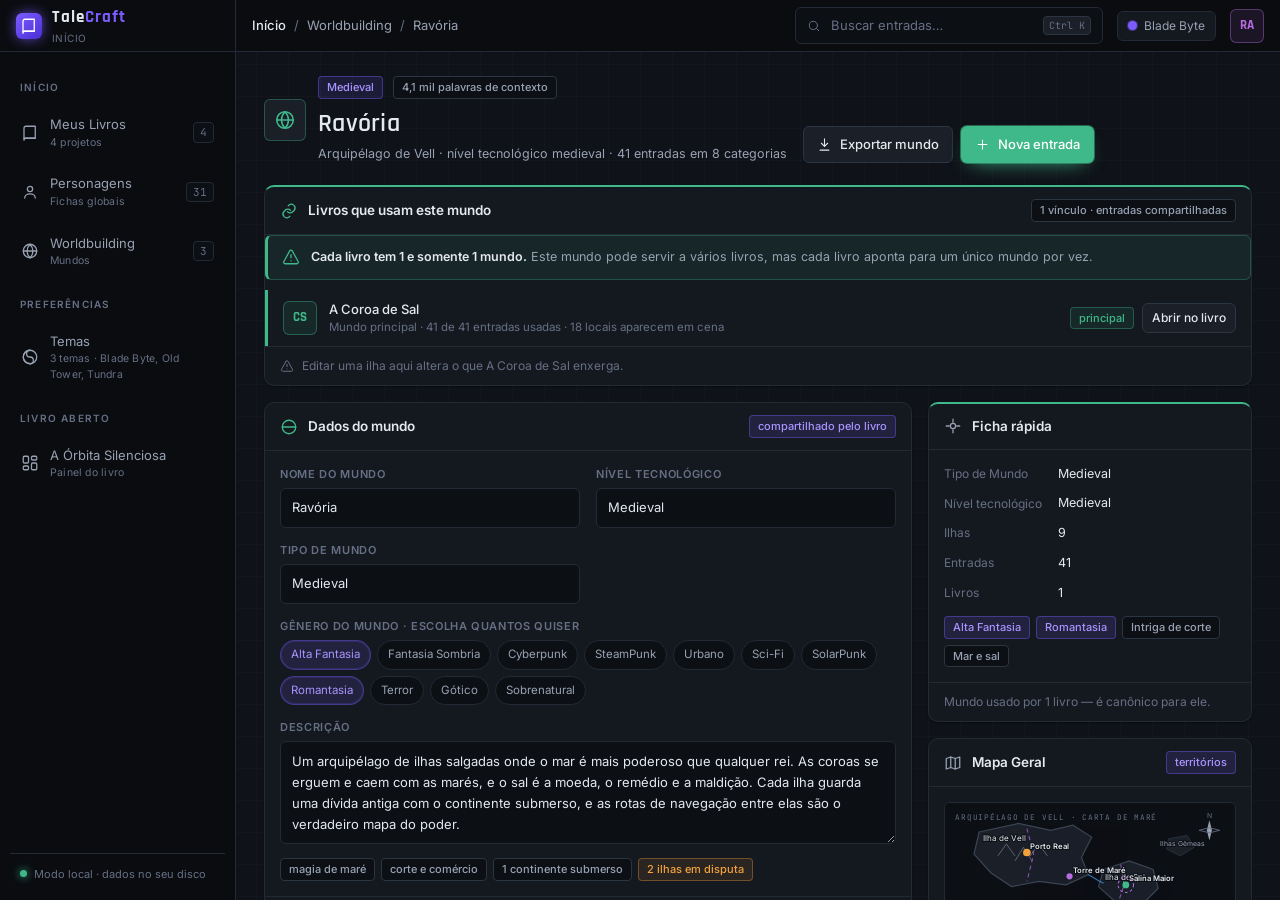
<file: prototype/mundo-ravoria.html>
<!DOCTYPE html>
<html lang="pt-BR" data-theme="blade-byte">
<head>
  <meta charset="UTF-8" />
  <title>TaleCraft — Ravória</title>
  <link rel="preconnect" href="https://fonts.googleapis.com" />
  <link rel="preconnect" href="https://fonts.gstatic.com" crossorigin />
  <link href="https://fonts.googleapis.com/css2?family=Inter:wght@400;500;600;700&family=Rajdhani:wght@500;600;700&family=JetBrains+Mono:wght@400;500&family=Cinzel:wght@500;600;700&family=Alegreya:ital,wght@0,400;0,500;0,700;1,400&family=IBM+Plex+Mono:wght@400;500&display=swap" rel="stylesheet" />
  <link rel="stylesheet" href="css/talecraft.css" />
  <script src="js/tema.js"></script>
</head>
<body>
<div class="app">

  <a class="brandlink" href="index.html" title="Ir para o Início">
    <div class="brand">
      <div class="brand__mark">
        <svg class="icon" viewBox="0 0 24 24"><path d="M4 5.5A2.5 2.5 0 0 1 6.5 3H19v16H6.5A2.5 2.5 0 0 0 4 21.5V5.5Z"/><path d="M4 19h15"/></svg>
      </div>
      <div>
        <div class="brand__name">Tale<span>Craft</span></div>
        <span class="brand__book">Início</span>
      </div>
    </div>
  </a>

  <header class="topbar">
    <div class="crumb">
      <strong>Início</strong>
      <span class="crumb__sep">/</span>
      <a href="mundos.html" style="color:var(--text-muted)">Worldbuilding</a>
      <span class="crumb__sep">/</span>
      <span>Ravória</span>
    </div>
    <div class="topbar__spacer"></div>
    <label class="field">
      <svg class="icon icon-sm" viewBox="0 0 24 24"><circle cx="11" cy="11" r="7"/><path d="m20 20-3.5-3.5"/></svg>
      <input type="search" placeholder="Buscar entradas…" />
      <kbd>Ctrl K</kbd>
    </label>
    <a class="themebtn" href="temas.html" title="Trocar tema">
      <span class="themebtn__dot"></span>
      <span class="themebtn__text">Tema</span>
    </a>
    <div class="avatar avatar--violet">RA</div>
  </header>

  <aside class="sidebar">
    <div class="sidebar__label">Início</div>
    <a class="navitem" href="index.html">
      <svg class="icon" viewBox="0 0 24 24"><path d="M4 5.5A2.5 2.5 0 0 1 6.5 3H19v16H6.5A2.5 2.5 0 0 0 4 21.5V5.5Z"/><path d="M4 19h15"/></svg>
      <span class="navitem__text">Meus Livros<small>4 projetos</small></span>
      <span class="navitem__count">4</span>
    </a>
    <a class="navitem navitem--characters" href="personagens-biblioteca.html">
      <svg class="icon" viewBox="0 0 24 24"><circle cx="12" cy="8" r="3.5"/><path d="M5 20c0-3.3 3.1-5.5 7-5.5s7 2.2 7 5.5"/></svg>
      <span class="navitem__text">Personagens<small>Fichas globais</small></span>
      <span class="navitem__count">31</span>
    </a>
    <a class="navitem navitem--world" href="mundos.html">
      <svg class="icon" viewBox="0 0 24 24"><circle cx="12" cy="12" r="9"/><path d="M3 12h18"/><path d="M12 3c2.5 2.6 3.8 5.7 3.8 9S14.5 18.4 12 21c-2.5-2.6-3.8-5.7-3.8-9S9.5 5.6 12 3Z"/></svg>
      <span class="navitem__text">Worldbuilding<small>Mundos</small></span>
      <span class="navitem__count">3</span>
    </a>

    <div class="sidebar__label">Preferências</div>
    <a class="navitem" href="temas.html">
      <svg class="icon" viewBox="0 0 24 24"><circle cx="12" cy="12" r="9"/><path d="M12 3a9 9 0 0 0 0 18 4.5 4.5 0 0 0 0-9 4.5 4.5 0 0 1 0-9Z"/></svg>
      <span class="navitem__text">Temas<small>3 temas · Blade Byte, Old Tower, Tundra</small></span>
    </a>

    <div class="sidebar__label">Livro aberto</div>
    <a class="navitem navitem--book" href="livro.html">
      <svg class="icon" viewBox="0 0 24 24"><rect x="3" y="3" width="7" height="9" rx="1.5"/><rect x="14" y="3" width="7" height="5" rx="1.5"/><rect x="14" y="12" width="7" height="9" rx="1.5"/><rect x="3" y="16" width="7" height="5" rx="1.5"/></svg>
      <span class="navitem__text">A Órbita Silenciosa<small>Painel do livro</small></span>
    </a>

    <div class="sidebar__foot">
      <span class="dot"></span>
      <span>Modo local · dados no seu disco</span>
    </div>
  </aside>

  <main class="main">

    <div class="page-head">
      <div class="page-head__title">
        <div class="page-head__emblem" style="color:var(--accent-world);border-color:rgba(63,185,138,.35)">
          <svg class="icon" viewBox="0 0 24 24"><circle cx="12" cy="12" r="9"/><path d="M3 12h18"/><path d="M12 3c2.5 2.6 3.8 5.7 3.8 9S14.5 18.4 12 21c-2.5-2.6-3.8-5.7-3.8-9S9.5 5.6 12 3Z"/></svg>
        </div>
        <div class="page-head__meta">
          <div class="row" style="margin-bottom:5px">
            <span class="badge badge--accent">Medieval</span>
            <span class="badge">4,1 mil palavras de contexto</span>
          </div>
          <h1>Ravória</h1>
          <p>Arquipélago de Vell · nível tecnológico medieval · 41 entradas em 8 categorias</p>
        </div>
      </div>
      <div class="page-head__actions">
        <button class="btn">
          <svg class="icon" viewBox="0 0 24 24"><path d="M12 3v12"/><path d="m7 10 5 5 5-5"/><path d="M5 21h14"/></svg>
          Exportar mundo
        </button>
        <button class="btn btn--primary" style="background:var(--accent-world);box-shadow:0 0 0 1px rgba(63,185,138,.5),0 8px 20px -10px var(--accent-world)">
          <svg class="icon" viewBox="0 0 24 24"><path d="M12 5v14M5 12h14"/></svg>
          Nova entrada
        </button>
      </div>
    </div>

    <!-- Vínculos com livros -->
    <section class="panel panel--accent-world" style="margin-bottom:16px">
      <div class="panel__head">
        <svg class="icon" viewBox="0 0 24 24" style="color:var(--accent-world)"><path d="M10 13a5 5 0 0 0 7 0l2-2a5 5 0 0 0-7-7l-1 1"/><path d="M14 11a5 5 0 0 0-7 0l-2 2a5 5 0 0 0 7 7l1-1"/></svg>
        <span class="panel__title">Livros que usam este mundo</span>
        <span class="spacer"></span>
        <span class="badge">1 vínculo · entradas compartilhadas</span>
      </div>
      <div class="panel__body panel__body--tight">
        <div class="notice" style="margin-bottom:10px;--notice-color:var(--accent-world)">
          <svg class="icon" viewBox="0 0 24 24"><path d="M12 9v4M12 17h.01"/><path d="M10.3 3.9 2.5 18a2 2 0 0 0 1.7 3h15.6a2 2 0 0 0 1.7-3L13.7 3.9a2 2 0 0 0-3.4 0Z"/></svg>
          <div>
            <strong>Cada livro tem 1 e somente 1 mundo.</strong>
            Este mundo pode servir a vários livros, mas cada livro aponta para um único mundo por vez.
          </div>
        </div>
        <div class="datalist">
          <div class="dataline dataline--interactive" style="border-left:3px solid var(--accent-world)">
            <div class="avatar avatar--green">CS</div>
            <div class="dataline__main">
              <div class="dataline__title">A Coroa de Sal</div>
              <div class="dataline__sub">Mundo principal · 41 de 41 entradas usadas · 18 locais aparecem em cena</div>
            </div>
            <div class="dataline__side">
              <span class="badge badge--ok">principal</span>
              <a class="btn btn--sm" href="livro.html">Abrir no livro</a>
            </div>
          </div>
        </div>
      </div>
      <div class="panel__foot">
        <svg class="icon icon-sm" viewBox="0 0 24 24"><path d="M12 9v4M12 17h.01"/><path d="M10.3 3.9 2.5 18a2 2 0 0 0 1.7 3h15.6a2 2 0 0 0 1.7-3L13.7 3.9a2 2 0 0 0-3.4 0Z"/></svg>
        Editar uma ilha aqui altera o que A Coroa de Sal enxerga.
      </div>
    </section>

    <div class="grid grid--dash">
      <div class="stack">

        <!-- Atributos do mundo -->
        <section class="panel">
          <div class="panel__head">
            <svg class="icon" viewBox="0 0 24 24" style="color:var(--accent-world)"><circle cx="12" cy="12" r="9"/><path d="M3 12h18"/></svg>
            <span class="panel__title">Dados do mundo</span>
            <span class="spacer"></span>
            <span class="badge badge--accent">compartilhado pelo livro</span>
          </div>
          <div class="panel__body">
            <div class="formgrid">
              <div class="formfield">
                <label>Nome do mundo</label>
                <input class="input" value="Ravória" />
              </div>
              <div class="formfield">
                <label>Nível tecnológico</label>
                <select class="select">
                  <option>Medieval</option>
                  <option>Interestelar</option>
                  <option>Industrial</option>
                  <option>Pré-histórico</option>
                  <option>Pós-colapso</option>
                  <option>Mágico</option>
                </select>
              </div>
              <div class="formfield">
                <label>Tipo de Mundo</label>
                <select class="select">
                  <option>Medieval</option>
                  <option>Moderno</option>
                  <option>Futurista</option>
                  <option>Antigo</option>
                </select>
              </div>
              <div class="formfield span-all">
                <label>Gênero do mundo <span class="formfield__hint">· escolha quantos quiser</span></label>
                <div class="toggle-set toggle-set--tags">
                  <span class="toggle is-on">Alta Fantasia</span>
                  <span class="toggle">Fantasia Sombria</span>
                  <span class="toggle">Cyberpunk</span>
                  <span class="toggle">SteamPunk</span>
                  <span class="toggle">Urbano</span>
                  <span class="toggle">Sci-Fi</span>
                  <span class="toggle">SolarPunk</span>
                  <span class="toggle is-on">Romantasia</span>
                  <span class="toggle">Terror</span>
                  <span class="toggle">Gótico</span>
                  <span class="toggle">Sobrenatural</span>
                </div>
              </div>
              <div class="formfield span-all">
                <label>Descrição</label>
                <textarea class="textarea" rows="4">Um arquipélago de ilhas salgadas onde o mar é mais poderoso que qualquer rei. As coroas se erguem e caem com as marés, e o sal é a moeda, o remédio e a maldição. Cada ilha guarda uma dívida antiga com o continente submerso, e as rotas de navegação entre elas são o verdadeiro mapa do poder.</textarea>
              </div>
            </div>
            <div class="row row--wrap" style="margin-top:14px;gap:6px">
              <span class="badge">magia de maré</span>
              <span class="badge">corte e comércio</span>
              <span class="badge">1 continente submerso</span>
              <span class="badge badge--warn">2 ilhas em disputa</span>
            </div>
          </div>
          <div class="panel__foot">
            <span class="dot"></span>
            <span>Última alteração na descrição: há 3 dias, 18:20</span>
          </div>
        </section>

        <!-- Categorias de entradas -->
        <section class="panel">
          <div class="panel__head panel__head--accent">
            <svg class="icon" viewBox="0 0 24 24"><path d="M4 20V8l8-4 8 4v12"/><path d="M9 20v-6h6v6"/></svg>
            <span class="panel__title">Entradas por categoria</span>
            <span class="spacer"></span>
            <span class="badge">41 entradas</span>
          </div>
          <div class="panel__body">
            <div class="blockgrid">
              <a class="block block--world" href="worldbuilding.html">
                <div class="block__slot"><svg class="icon icon-sm" viewBox="0 0 24 24"><path d="M12 21s7-5.5 7-11a7 7 0 1 0-14 0c0 5.5 7 11 7 11Z"/><circle cx="12" cy="10" r="2.5"/></svg></div>
                <div class="block__name">Localidades</div>
                <div class="block__desc">Ilhas, portos, fortalezas e pontos de cena.</div>
                <div class="block__foot"><span>18 entradas</span></div>
              </a>
              <a class="block block--world" href="worldbuilding.html">
                <div class="block__slot"><svg class="icon icon-sm" viewBox="0 0 24 24"><circle cx="12" cy="12" r="9"/><path d="M12 3a9 9 0 0 0 0 18"/></svg></div>
                <div class="block__name">Raças e povos</div>
                <div class="block__desc">Casas nobres, clãs de mareantes e povos do mar.</div>
                <div class="block__foot"><span>9 entradas</span></div>
              </a>
              <a class="block block--world" href="worldbuilding.html">
                <div class="block__slot"><svg class="icon icon-sm" viewBox="0 0 24 24"><path d="M5 19 19 5"/><path d="M14 5h5v5"/><path d="M5 14v5h5"/></svg></div>
                <div class="block__name">Artefatos</div>
                <div class="block__desc">Coroas, relíquias de sal e objetos de poder.</div>
                <div class="block__foot"><span>6 entradas</span></div>
              </a>
              <a class="block block--world" href="worldbuilding.html">
                <div class="block__slot"><svg class="icon icon-sm" viewBox="0 0 24 24"><path d="m14 4 6 6-9 9H5v-6z"/><path d="m12 6 6 6"/></svg></div>
                <div class="block__name">Armas</div>
                <div class="block__desc">Aço, arpões e as lâminas de maré.</div>
                <div class="block__foot"><span>4 entradas</span></div>
              </a>
              <a class="block block--world" href="worldbuilding.html">
                <div class="block__slot"><svg class="icon icon-sm" viewBox="0 0 24 24"><rect x="3" y="4" width="18" height="16" rx="2"/><path d="M3 9h18M8 4v16"/></svg></div>
                <div class="block__name">Eventos</div>
                <div class="block__desc">Guerras de maré e a linha do tempo das coroas.</div>
                <div class="block__foot"><span>5 entradas</span></div>
              </a>
              <a class="block block--world" href="worldbuilding.html">
                <div class="block__slot"><svg class="icon icon-sm" viewBox="0 0 24 24"><path d="M12 3v4M12 17v4M3 12h4M17 12h4"/><circle cx="12" cy="12" r="3.5"/></svg></div>
                <div class="block__name">Sistema de energia</div>
                <div class="block__desc">Correntes, marés e o sal como combustível.</div>
                <div class="block__foot"><span>2 entradas</span></div>
              </a>
              <a class="block block--book" href="worldbuilding.html">
                <div class="block__slot"><svg class="icon icon-sm" viewBox="0 0 24 24"><path d="m12 3 2.6 5.6 6.4.8-4.6 4.4 1.2 6.2-5.6-3-5.6 3 1.2-6.2L3 9.4l6.4-.8z"/></svg></div>
                <div class="block__name">Sistema de Magia <span class="badge badge--accent">novo</span></div>
                <div class="block__desc">Magia de maré: regras, custos e limites.</div>
                <div class="block__foot"><span>8 entradas</span></div>
              </a>
              <a class="block block--chap" href="worldbuilding.html">
                <div class="block__slot"><svg class="icon icon-sm" viewBox="0 0 24 24"><path d="m9 4 6 2 6-2v14l-6 2-6-2-6 2V6z"/><path d="M9 4v14M15 6v14"/></svg></div>
                <div class="block__name">Mapa Geral <span class="badge badge--accent">novo</span></div>
                <div class="block__desc">Carta do arquipélago, com marcações de cena.</div>
                <div class="block__foot"><span>1 mapa</span></div>
              </a>
            </div>
          </div>
        </section>

        <!-- Tabela de regras -->
        <section class="panel">
          <div class="panel__head">
            <svg class="icon" viewBox="0 0 24 24"><path d="M4 6h16M4 12h16M4 18h10"/></svg>
            <span class="panel__title">Regras do mundo — resumo</span>
            <span class="spacer"></span>
            <span class="badge badge--ok">alta fantasia</span>
          </div>
          <div class="panel__body panel__body--tight" style="overflow:hidden">
            <table class="table">
              <thead>
                <tr>
                  <th>Aspecto</th>
                  <th>O que o mundo permite</th>
                  <th>Custo / limite</th>
                  <th>Categoria</th>
                </tr>
              </thead>
              <tbody>
                <tr>
                  <td>Magia de maré</td>
                  <td>Mover água salgada, nunca criá-la</td>
                  <td><span class="badge badge--warn">custa memória</span></td>
                  <td><span class="badge">Magia</span></td>
                </tr>
                <tr>
                  <td>Navegação</td>
                  <td>Rotas entre ilhas só com piloto de clã</td>
                  <td><span class="badge">3 dias por travessia</span></td>
                  <td><span class="badge">Energia</span></td>
                </tr>
                <tr>
                  <td>Sal</td>
                  <td>Moeda, remédio e componente ritual</td>
                  <td><span class="badge badge--danger">escasso em Ravória</span></td>
                  <td><span class="badge">Eventos</span></td>
                </tr>
                <tr>
                  <td>Escala do mapa</td>
                  <td>9 ilhas · 1 continente submerso</td>
                  <td><span class="badge">mapa geral</span></td>
                  <td><span class="badge">Mapa</span></td>
                </tr>
              </tbody>
            </table>
          </div>
          <div class="panel__foot">
            <span class="dot"></span>
            <span>Regras valem para todos os livros que usam este mundo.</span>
          </div>
        </section>

      </div>

      <div class="stack">

        <section class="panel panel--accent-world">
          <div class="panel__head">
            <svg class="icon" viewBox="0 0 24 24"><path d="M12 3v4M12 17v4M3 12h4M17 12h4"/><circle cx="12" cy="12" r="3.5"/></svg>
            <span class="panel__title">Ficha rápida</span>
          </div>
          <div class="panel__body">
            <div class="stack" style="gap:11px">
              <div class="row"><span style="font-size:12px;color:var(--text-dim);min-width:104px">Tipo de Mundo</span><span style="font-size:12.5px">Medieval</span></div>
              <div class="row"><span style="font-size:12px;color:var(--text-dim);min-width:104px">Nível tecnológico</span><span style="font-size:12.5px">Medieval</span></div>
              <div class="row"><span style="font-size:12px;color:var(--text-dim);min-width:104px">Ilhas</span><span style="font-size:12.5px">9</span></div>
              <div class="row"><span style="font-size:12px;color:var(--text-dim);min-width:104px">Entradas</span><span style="font-size:12.5px">41</span></div>
              <div class="row"><span style="font-size:12px;color:var(--text-dim);min-width:104px">Livros</span><span style="font-size:12.5px">1</span></div>
            </div>
            <div class="row row--wrap" style="margin-top:14px;gap:6px">
              <span class="badge badge--accent">Alta Fantasia</span>
              <span class="badge badge--accent">Romantasia</span>
              <span class="badge">Intriga de corte</span>
              <span class="badge">Mar e sal</span>
            </div>
          </div>
          <div class="panel__foot">
            <span>Mundo usado por 1 livro — é canônico para ele.</span>
          </div>
        </section>

        <section class="panel">
          <div class="panel__head">
            <svg class="icon" viewBox="0 0 24 24"><path d="m9 4 6 2 6-2v14l-6 2-6-2-6 2V6z"/><path d="M9 4v14M15 6v14"/></svg>
            <span class="panel__title">Mapa Geral</span>
            <span class="spacer"></span>
            <span class="badge badge--accent">territórios</span>
          </div>
          <div class="panel__body">
            <div class="mapframe">
              <svg class="terrainmap" viewBox="0 0 340 210">
                <rect x="0" y="0" width="340" height="210" style="fill:var(--bg-inset)"></rect>

                <!-- ilha grande ao norte-oeste -->
                <path d="M40 34 L86 24 L124 32 L150 26 L172 40 L160 64 L168 84 L142 96 L110 92 L78 98 L54 82 L34 60 Z"
                      style="fill:var(--bg-raised);stroke:var(--line-strong);stroke-width:1.4"></path>
                <!-- ilha central -->
                <path d="M186 78 L216 68 L244 78 L250 100 L232 118 L200 116 L180 98 Z"
                      style="fill:var(--bg-raised);stroke:var(--line-strong);stroke-width:1.4"></path>
                <!-- ilha ao sul -->
                <path d="M120 138 L154 128 L186 138 L196 164 L172 184 L136 182 L112 162 Z"
                      style="fill:var(--bg-raised);stroke:var(--line-strong);stroke-width:1.4"></path>
                <!-- ilha pequena a leste -->
                <path d="M262 132 L288 126 L306 140 L296 160 L270 158 L256 146 Z"
                      style="fill:var(--bg-raised);stroke:var(--line);stroke-width:1"></path>
                <!-- ilhota a nordeste -->
                <path d="M262 42 L284 38 L292 52 L276 62 L260 54 Z"
                      style="fill:var(--bg-raised);stroke:var(--line);stroke-width:1"></path>

                <!-- montanhas na ilha grande -->
                <g style="fill:none;stroke:var(--text-muted);stroke-width:1;opacity:.6">
                  <path d="M62 62 L72 48 L82 62"></path>
                  <path d="M82 68 L92 52 L102 68"></path>
                  <path d="M100 62 L110 48 L120 62"></path>
                </g>
                <!-- florestas na ilha sul -->
                <g style="stroke:var(--accent-world);stroke-width:1;opacity:.55">
                  <path d="M132 150 l4-7 l4 7 z" style="fill:var(--accent-world);stroke:none"></path>
                  <path d="M148 144 l4-7 l4 7 z" style="fill:var(--accent-world);stroke:none"></path>
                  <path d="M164 150 l4-7 l4 7 z" style="fill:var(--accent-world);stroke:none"></path>
                </g>

                <!-- correntes / rotas marítimas -->
                <g style="fill:none;stroke:var(--accent-chapter);stroke-width:1.3;opacity:.7">
                  <path d="M168 84 C176 88 180 92 186 94"></path>
                  <path d="M200 116 C188 126 176 130 166 136"></path>
                  <path d="M244 132 C252 136 256 140 262 142"></path>
                </g>
                <!-- corrente fria (setas) -->
                <g style="fill:none;stroke:var(--text-dim);stroke-width:.9;opacity:.6">
                  <path d="M300 186 C280 190 250 190 224 186"></path>
                  <path d="M234 184 l-8 2 l8 2"></path>
                </g>

                <!-- fronteiras entre casas (tracejado) -->
                <g style="fill:none;stroke:var(--accent-book);stroke-width:1.2;stroke-dasharray:5 4;opacity:.75">
                  <path d="M96 30 L104 60 L96 92"></path>
                  <path d="M206 72 L210 96 L204 114"></path>
                </g>

                <!-- portos e castelos -->
                <g>
                  <circle cx="96" cy="58" r="4.5" style="fill:var(--accent-char)"></circle>
                  <circle cx="146" cy="86" r="3.6" style="fill:var(--accent-book)"></circle>
                  <circle cx="212" cy="96" r="4" style="fill:var(--accent-world)"></circle>
                  <circle cx="150" cy="162" r="4" style="fill:var(--accent-chapter)"></circle>
                  <circle cx="278" cy="146" r="3.2" style="fill:var(--text-muted)"></circle>
                </g>

                <!-- rótulos -->
                <text class="t-title" x="12" y="20">ARQUIPÉLAGO DE VELL · CARTA DE MARÉ</text>
                <text class="t-sea" x="300" y="196" text-anchor="end">MAR DE VELL</text>
                <text class="t-sea" x="16" y="200">CONTINENTE SUBMERSO</text>

                <text class="t-label" x="44" y="44">Ilha de Vell</text>
                <text class="t-label" x="188" y="90">Ilha do Sal</text>
                <text class="t-label" x="118" y="172">Ilha Quebrada</text>
                <text class="t-label" x="266" y="172">Coroa</text>

                <text class="t-city" x="100" y="54">Porto Real</text>
                <text class="t-city" x="150" y="82">Torre de Maré</text>
                <text class="t-city" x="216" y="92">Salina Maior</text>

                <text class="t-label--small t-label" x="252" y="50">Ilhas Gêmeas</text>

                <!-- marcador de cena: ponto do livro aberto -->
                <circle cx="212" cy="96" r="9" style="fill:none;stroke:var(--accent-book);stroke-width:1.2;stroke-dasharray:3 3"></circle>

                <!-- rosa dos ventos -->
                <g transform="translate(310,32)" style="stroke:var(--text-dim);stroke-width:1;fill:var(--text-dim)">
                  <path d="M0 -12 L3 0 L0 12 L-3 0 Z" style="fill:var(--text-muted);stroke:none"></path>
                  <path d="M-12 0 L0 -3 L12 0 L0 3 Z" style="fill:none"></path>
                  <text x="0" y="-15" text-anchor="middle" style="font-size:8px;stroke:none;fill:var(--text-dim)">N</text>
                </g>
              </svg>
            </div>
            <div class="maplegend">
              <span class="maplegend__item"><span class="maplegend__swatch" style="background:var(--bg-raised)"></span>Ilha</span>
              <span class="maplegend__item"><span class="maplegend__swatch" style="border-color:var(--accent-book);border-style:dashed"></span>Fronteira de casa</span>
              <span class="maplegend__item"><span class="maplegend__swatch" style="background:var(--accent-world)"></span>Floresta</span>
              <span class="maplegend__item"><span class="maplegend__swatch" style="background:var(--accent-chapter)"></span>Corrente / rota</span>
              <span class="maplegend__item"><span class="maplegend__dot" style="background:var(--accent-char)"></span>Porto</span>
              <span class="maplegend__item"><span class="maplegend__dot" style="background:var(--accent-book)"></span>Castelo</span>
            </div>
            <p style="font-size:11.5px;color:var(--text-dim);margin-top:10px;line-height:1.5">
              Carta do arquipélago: nove ilhas entre o Mar de Vell e o continente submerso, com as casas nobres dividindo as terras maiores. As linhas claras são as correntes que os pilotos de clã usam para navegar. O círculo pontilhado marca o ponto de cena do livro aberto.
            </p>
          </div>
          <div class="panel__foot">
            <button class="btn btn--sm" style="width:100%;justify-content:center">
              <svg class="icon icon-sm" viewBox="0 0 24 24"><path d="M12 16V4"/><path d="m8 8 4-4 4 4"/><path d="M5 20h14"/></svg>
              Substituir mapa
            </button>
          </div>
        </section>

        <section class="panel">
          <div class="panel__head">
            <svg class="icon" viewBox="0 0 24 24"><path d="M12 9v4M12 17h.01"/><path d="M10.3 3.9 2.5 18a2 2 0 0 0 1.7 3h15.6a2 2 0 0 0 1.7-3L13.7 3.9a2 2 0 0 0-3.4 0Z"/></svg>
            <span class="panel__title">Impacto de editar</span>
          </div>
          <div class="panel__body panel__body--tight">
            <div class="datalist">
              <div class="dataline">
                <span class="badge badge--accent">global</span>
                <div class="dataline__main">
                  <div class="dataline__title">Nome, descrição, nível tecnológico</div>
                  <div class="dataline__sub">Vale para o livro que usa o mundo</div>
                </div>
              </div>
              <div class="dataline">
                <span class="badge badge--accent">global</span>
                <div class="dataline__main">
                  <div class="dataline__title">Todas as 41 entradas</div>
                  <div class="dataline__sub">Ilhas, magia de maré, mapa — iguais em todo lugar</div>
                </div>
              </div>
              <div class="dataline">
                <span class="badge">por livro</span>
                <div class="dataline__main">
                  <div class="dataline__title">Quais entradas entram em cena</div>
                  <div class="dataline__sub">Definido no Worldbuilding de cada livro</div>
                </div>
              </div>
            </div>
          </div>
          <div class="panel__foot">
            <span>Um mundo é canônico. Se um livro precisa de variação, crie outro Mundo.</span>
          </div>
        </section>

      </div>
    </div>

  </main>
</div>
</body>
</html>
</file>
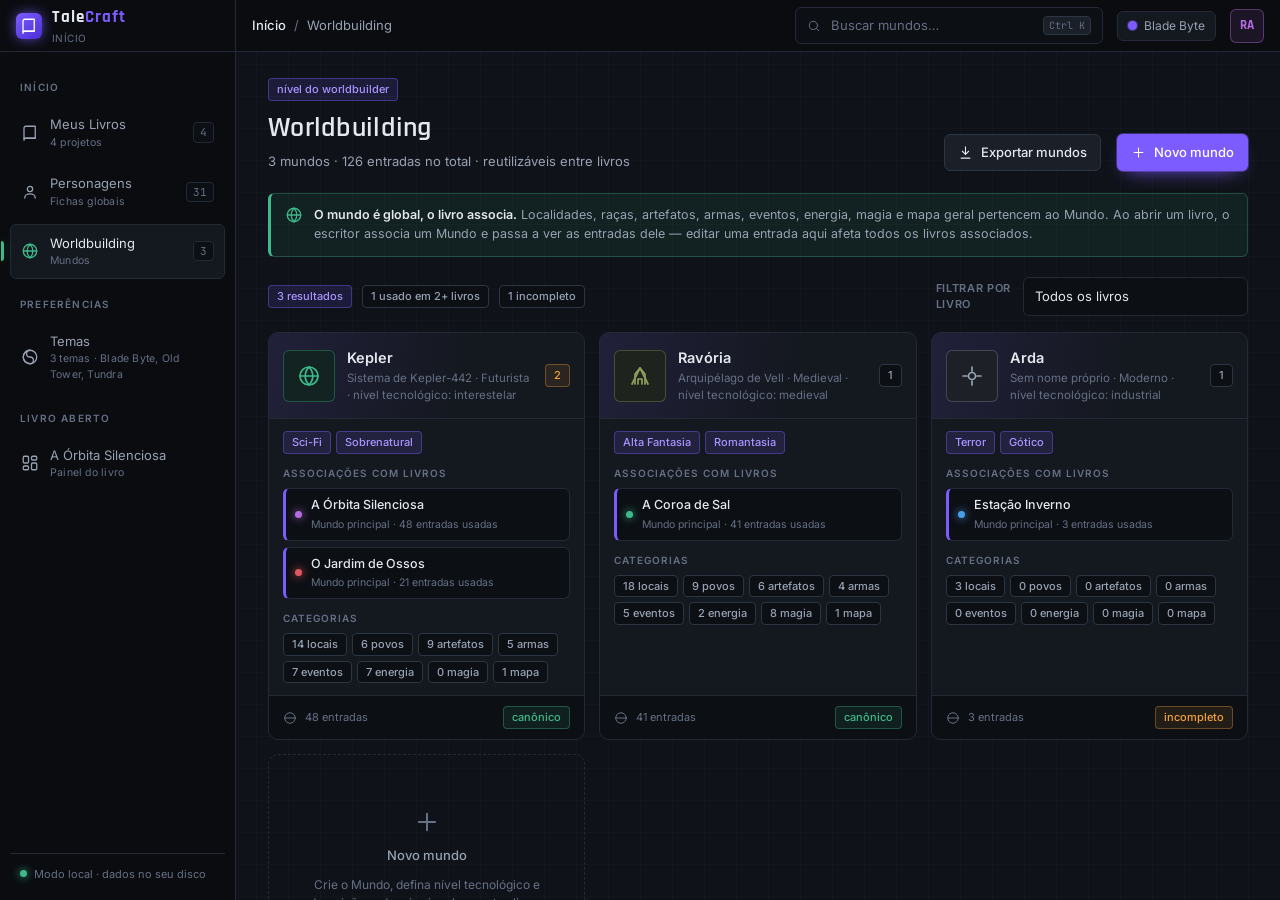
<file: prototype/mundos.html>
<!DOCTYPE html>
<html lang="pt-BR" data-theme="blade-byte">
<head>
  <meta charset="UTF-8" />
  <title>TaleCraft — Worldbuilding (Mundos)</title>
  <link rel="preconnect" href="https://fonts.googleapis.com" />
  <link rel="preconnect" href="https://fonts.gstatic.com" crossorigin />
  <link href="https://fonts.googleapis.com/css2?family=Inter:wght@400;500;600;700&family=Rajdhani:wght@500;600;700&family=JetBrains+Mono:wght@400;500&family=Cinzel:wght@500;600;700&family=Alegreya:ital,wght@0,400;0,500;0,700;1,400&family=IBM+Plex+Mono:wght@400;500&display=swap" rel="stylesheet" />
  <link rel="stylesheet" href="css/talecraft.css" />
  <script src="js/tema.js"></script>
</head>
<body>
<div class="app">

  <a class="brandlink" href="index.html" title="Ir para o Início">
    <div class="brand">
      <div class="brand__mark">
        <svg class="icon" viewBox="0 0 24 24"><path d="M4 5.5A2.5 2.5 0 0 1 6.5 3H19v16H6.5A2.5 2.5 0 0 0 4 21.5V5.5Z"/><path d="M4 19h15"/></svg>
      </div>
      <div>
          <div class="brand__name">Tale<span>Craft</span></div>
        <span class="brand__book">Início</span>
      </div>
    </div>
  </a>

  <header class="topbar">
    <div class="crumb">
      <strong>Início</strong>
      <span class="crumb__sep">/</span>
      <span>Worldbuilding</span>
    </div>
    <div class="topbar__spacer"></div>
    <label class="field">
      <svg class="icon icon-sm" viewBox="0 0 24 24"><circle cx="11" cy="11" r="7"/><path d="m20 20-3.5-3.5"/></svg>
      <input type="search" placeholder="Buscar mundos…" />
      <kbd>Ctrl K</kbd>
    </label>
    <a class="themebtn" href="temas.html" title="Trocar tema">
      <span class="themebtn__dot"></span>
      <span class="themebtn__text">Tema</span>
    </a>
    <div class="avatar avatar--violet">RA</div>
  </header>

  <aside class="sidebar">
    <div class="sidebar__label">Início</div>
    <a class="navitem" href="index.html">
      <svg class="icon" viewBox="0 0 24 24"><path d="M4 5.5A2.5 2.5 0 0 1 6.5 3H19v16H6.5A2.5 2.5 0 0 0 4 21.5V5.5Z"/><path d="M4 19h15"/></svg>
      <span class="navitem__text">Meus Livros<small>4 projetos</small></span>
      <span class="navitem__count">4</span>
    </a>
    <a class="navitem navitem--characters" href="personagens-biblioteca.html">
      <svg class="icon" viewBox="0 0 24 24"><circle cx="12" cy="8" r="3.5"/><path d="M5 20c0-3.3 3.1-5.5 7-5.5s7 2.2 7 5.5"/></svg>
      <span class="navitem__text">Personagens<small>Fichas globais</small></span>
      <span class="navitem__count">31</span>
    </a>
    <a class="navitem navitem--world is-active" href="mundos.html">
      <svg class="icon" viewBox="0 0 24 24"><circle cx="12" cy="12" r="9"/><path d="M3 12h18"/><path d="M12 3c2.5 2.6 3.8 5.7 3.8 9S14.5 18.4 12 21c-2.5-2.6-3.8-5.7-3.8-9S9.5 5.6 12 3Z"/></svg>
      <span class="navitem__text">Worldbuilding<small>Mundos</small></span>
      <span class="navitem__count">3</span>
    </a>

    <div class="sidebar__label">Preferências</div>
    <a class="navitem" href="temas.html">
      <svg class="icon" viewBox="0 0 24 24"><circle cx="12" cy="12" r="9"/><path d="M12 3a9 9 0 0 0 0 18 4.5 4.5 0 0 0 0-9 4.5 4.5 0 0 1 0-9Z"/></svg>
      <span class="navitem__text">Temas<small>3 temas · Blade Byte, Old Tower, Tundra</small></span>
    </a>

    <div class="sidebar__label">Livro aberto</div>
    <a class="navitem navitem--book" href="livro.html">
      <svg class="icon" viewBox="0 0 24 24"><rect x="3" y="3" width="7" height="9" rx="1.5"/><rect x="14" y="3" width="7" height="5" rx="1.5"/><rect x="14" y="12" width="7" height="9" rx="1.5"/><rect x="3" y="16" width="7" height="5" rx="1.5"/></svg>
      <span class="navitem__text">A Órbita Silenciosa<small>Painel do livro</small></span>
    </a>

    <div class="sidebar__foot">
      <span class="dot"></span>
      <span>Modo local · dados no seu disco</span>
    </div>
  </aside>

  <main class="main main--wide">

    <div class="roothead">
      <div style="flex:1">
        <div class="row" style="margin-bottom:6px">
          <span class="badge badge--accent">nível do worldbuilder</span>
        </div>
        <h1>Worldbuilding</h1>
        <p>3 mundos · 126 entradas no total · reutilizáveis entre livros</p>
      </div>
      <button class="btn">
        <svg class="icon" viewBox="0 0 24 24"><path d="M12 3v12"/><path d="m7 10 5 5 5-5"/><path d="M5 21h14"/></svg>
        Exportar mundos
      </button>
      <button class="btn btn--primary" onclick="location.href='mundo-kepler.html'">
        <svg class="icon" viewBox="0 0 24 24"><path d="M12 5v14M5 12h14"/></svg>
        Novo mundo
      </button>
    </div>

    <div class="notice" style="margin-bottom:20px;--notice-color:var(--accent-world)">
      <svg class="icon" viewBox="0 0 24 24"><circle cx="12" cy="12" r="9"/><path d="M3 12h18"/><path d="M12 3c2.5 2.6 3.8 5.7 3.8 9S14.5 18.4 12 21c-2.5-2.6-3.8-5.7-3.8-9S9.5 5.6 12 3Z"/></svg>
      <div>
        <strong>O mundo é global, o livro associa.</strong>
        Localidades, raças, artefatos, armas, eventos, energia, magia e mapa geral pertencem ao Mundo. Ao abrir um livro, o escritor associa um Mundo e passa a ver as entradas dele — editar uma entrada aqui afeta todos os livros associados.
      </div>
    </div>

    <div class="row row--wrap" style="margin-bottom:16px">
      <span class="badge badge--accent">3 resultados</span>
      <span class="badge">1 usado em 2+ livros</span>
      <span class="badge">1 incompleto</span>
      <span class="spacer"></span>
      <div class="formfield" style="flex-direction:row;align-items:center;gap:8px">
        <label style="margin:0">Filtrar por livro</label>
        <select class="select" style="min-width:190px">
          <option>Todos os livros</option>
          <option>A Órbita Silenciosa</option>
          <option>O Jardim de Ossos</option>
          <option>A Coroa de Sal</option>
          <option>Estação Inverno</option>
          <option>Não associados</option>
        </select>
      </div>
    </div>

    <div class="libgrid">

      <article class="libcard c--green" onclick="location.href='mundo-kepler.html'">
        <div class="libcard__top">
          <div class="worldmark">
            <svg class="icon" viewBox="0 0 24 24"><circle cx="12" cy="12" r="9"/><path d="M3 12h18"/><path d="M12 3c2.5 2.6 3.8 5.7 3.8 9S14.5 18.4 12 21c-2.5-2.6-3.8-5.7-3.8-9S9.5 5.6 12 3Z"/></svg>
          </div>
          <div style="flex:1;min-width:0">
            <div class="libcard__name">Kepler</div>
            <div class="libcard__alias">Sistema de Kepler-442 · Futurista · nível tecnológico: interestelar</div>
          </div>
          <span class="badge badge--warn">2</span>
        </div>
        <div class="libcard__body">
          <div class="row row--wrap" style="gap:5px;margin-bottom:12px">
            <span class="badge badge--accent">Sci-Fi</span>
            <span class="badge badge--accent">Sobrenatural</span>
          </div>
          <div class="libcard__label">Associações com livros</div>
          <div class="arclink c--violet">
            <span class="dot" style="background:var(--accent-book);box-shadow:0 0 8px var(--accent-book)"></span>
            <div class="arclink__book">
              <strong>A Órbita Silenciosa</strong>
              <small>Mundo principal · 48 entradas usadas</small>
            </div>
          </div>
          <div class="arclink c--red">
            <span class="dot" style="background:var(--danger);box-shadow:0 0 8px var(--danger)"></span>
            <div class="arclink__book">
              <strong>O Jardim de Ossos</strong>
              <small>Mundo principal · 21 entradas usadas</small>
            </div>
          </div>
          <div class="libcard__label" style="margin-top:12px">Categorias</div>
          <div class="row row--wrap" style="gap:5px">
            <span class="badge">14 locais</span>
            <span class="badge">6 povos</span>
            <span class="badge">9 artefatos</span>
            <span class="badge">5 armas</span>
            <span class="badge">7 eventos</span>
            <span class="badge">7 energia</span>
            <span class="badge">0 magia</span>
            <span class="badge">1 mapa</span>
          </div>
        </div>
        <div class="libcard__foot">
          <svg class="icon icon-sm" viewBox="0 0 24 24"><circle cx="12" cy="12" r="9"/><path d="M3 12h18"/></svg>
          48 entradas
          <span class="spacer"></span>
          <span class="badge badge--ok">canônico</span>
        </div>
      </article>

      <article class="libcard c--green" onclick="location.href='mundo-ravoria.html'">
        <div class="libcard__top">
          <div class="worldmark worldmark--olive">
            <svg class="icon" viewBox="0 0 24 24"><path d="M4 20 12 4l8 16"/><path d="M7 20V10l5-6 5 6v10"/><path d="M10 20v-5h4v5"/></svg>
          </div>
          <div style="flex:1;min-width:0">
            <div class="libcard__name">Ravória</div>
            <div class="libcard__alias">Arquipélago de Vell · Medieval · nível tecnológico: medieval</div>
          </div>
          <span class="badge">1</span>
        </div>
        <div class="libcard__body">
          <div class="row row--wrap" style="gap:5px;margin-bottom:12px">
            <span class="badge badge--accent">Alta Fantasia</span>
            <span class="badge badge--accent">Romantasia</span>
          </div>
          <div class="libcard__label">Associações com livros</div>
          <div class="arclink c--green">
            <span class="dot" style="background:var(--accent-world);box-shadow:0 0 8px var(--accent-world)"></span>
            <div class="arclink__book">
              <strong>A Coroa de Sal</strong>
              <small>Mundo principal · 41 entradas usadas</small>
            </div>
          </div>
          <div class="libcard__label" style="margin-top:12px">Categorias</div>
          <div class="row row--wrap" style="gap:5px">
            <span class="badge">18 locais</span>
            <span class="badge">9 povos</span>
            <span class="badge">6 artefatos</span>
            <span class="badge">4 armas</span>
            <span class="badge">5 eventos</span>
            <span class="badge">2 energia</span>
            <span class="badge">8 magia</span>
            <span class="badge">1 mapa</span>
          </div>
        </div>
        <div class="libcard__foot">
          <svg class="icon icon-sm" viewBox="0 0 24 24"><circle cx="12" cy="12" r="9"/><path d="M3 12h18"/></svg>
          41 entradas
          <span class="spacer"></span>
          <span class="badge badge--ok">canônico</span>
        </div>
      </article>

      <article class="libcard" onclick="location.href='mundo-arda.html'">
        <div class="libcard__top">
          <div class="worldmark worldmark--ash">
            <svg class="icon" viewBox="0 0 24 24"><path d="M12 3v4M12 17v4M3 12h4M17 12h4"/><circle cx="12" cy="12" r="3.5"/></svg>
          </div>
          <div style="flex:1;min-width:0">
            <div class="libcard__name">Arda</div>
            <div class="libcard__alias">Sem nome próprio · Moderno · nível tecnológico: industrial</div>
          </div>
          <span class="badge">1</span>
        </div>
        <div class="libcard__body">
          <div class="row row--wrap" style="gap:5px;margin-bottom:12px">
            <span class="badge badge--accent">Terror</span>
            <span class="badge badge--accent">Gótico</span>
          </div>
          <div class="libcard__label">Associações com livros</div>
          <div class="arclink c--blue">
            <span class="dot" style="background:var(--accent-chapter);box-shadow:0 0 8px var(--accent-chapter)"></span>
            <div class="arclink__book">
              <strong>Estação Inverno</strong>
              <small>Mundo principal · 3 entradas usadas</small>
            </div>
          </div>
          <div class="libcard__label" style="margin-top:12px">Categorias</div>
          <div class="row row--wrap" style="gap:5px">
            <span class="badge">3 locais</span>
            <span class="badge">0 povos</span>
            <span class="badge">0 artefatos</span>
            <span class="badge">0 armas</span>
            <span class="badge">0 eventos</span>
            <span class="badge">0 energia</span>
            <span class="badge">0 magia</span>
            <span class="badge">0 mapa</span>
          </div>
        </div>
        <div class="libcard__foot">
          <svg class="icon icon-sm" viewBox="0 0 24 24"><circle cx="12" cy="12" r="9"/><path d="M3 12h18"/></svg>
          3 entradas
          <span class="spacer"></span>
          <span class="badge badge--warn">incompleto</span>
        </div>
      </article>

      <article class="libcard" style="border-style:dashed;background:transparent;align-items:center;justify-content:center;min-height:230px" onclick="location.href='mundo-kepler.html'">
        <div class="empty" style="padding:22px">
          <svg class="icon" viewBox="0 0 24 24" style="width:28px;height:28px"><path d="M12 5v14M5 12h14"/></svg>
          <strong>Novo mundo</strong>
          <p>Crie o Mundo, defina nível tecnológico e descrição, e depois vincule quantos livros quiser usando as mesmas entradas.</p>
        </div>
      </article>

    </div>

    <section class="panel" style="margin-top:22px">
      <div class="panel__head panel__head--accent">
        <svg class="icon" viewBox="0 0 24 24" style="color:var(--accent-world)"><path d="M4 20V8l8-4 8 4v12"/><path d="M9 20v-6h6v6"/></svg>
        <span class="panel__title">Categorias do Mundo</span>
        <span class="spacer"></span>
        <span class="badge">2 novas neste ajuste</span>
      </div>
      <div class="panel__body panel__body--tight">
        <div class="catgrid">
          <div class="catchip"><span class="catchip__dot" style="background:var(--accent-world)"></span>Localidades</div>
          <div class="catchip"><span class="catchip__dot" style="background:var(--accent-world)"></span>Raças e povos</div>
          <div class="catchip"><span class="catchip__dot" style="background:var(--accent-world)"></span>Artefatos</div>
          <div class="catchip"><span class="catchip__dot" style="background:var(--accent-world)"></span>Armas</div>
          <div class="catchip"><span class="catchip__dot" style="background:var(--accent-world)"></span>Eventos</div>
          <div class="catchip"><span class="catchip__dot" style="background:var(--accent-world)"></span>Sistema de energia</div>
          <div class="catchip catchip--new"><span class="catchip__dot" style="background:var(--accent-book)"></span>Sistema de Magia<span class="badge badge--accent">novo</span></div>
          <div class="catchip catchip--new"><span class="catchip__dot" style="background:var(--accent-chapter)"></span>Mapa Geral<span class="badge badge--accent">novo</span></div>
        </div>
      </div>
      <div class="panel__foot">
        <svg class="icon icon-sm" viewBox="0 0 24 24"><path d="M12 9v4M12 17h.01"/><path d="M10.3 3.9 2.5 18a2 2 0 0 0 1.7 3h15.6a2 2 0 0 0 1.7-3L13.7 3.9a2 2 0 0 0-3.4 0Z"/></svg>
        <span>Toda entrada pertence a um Mundo. É o Mundo que o livro associa, não a entrada isolada.</span>
      </div>
    </section>

  </main>
</div>
</body>
</html>
</file>
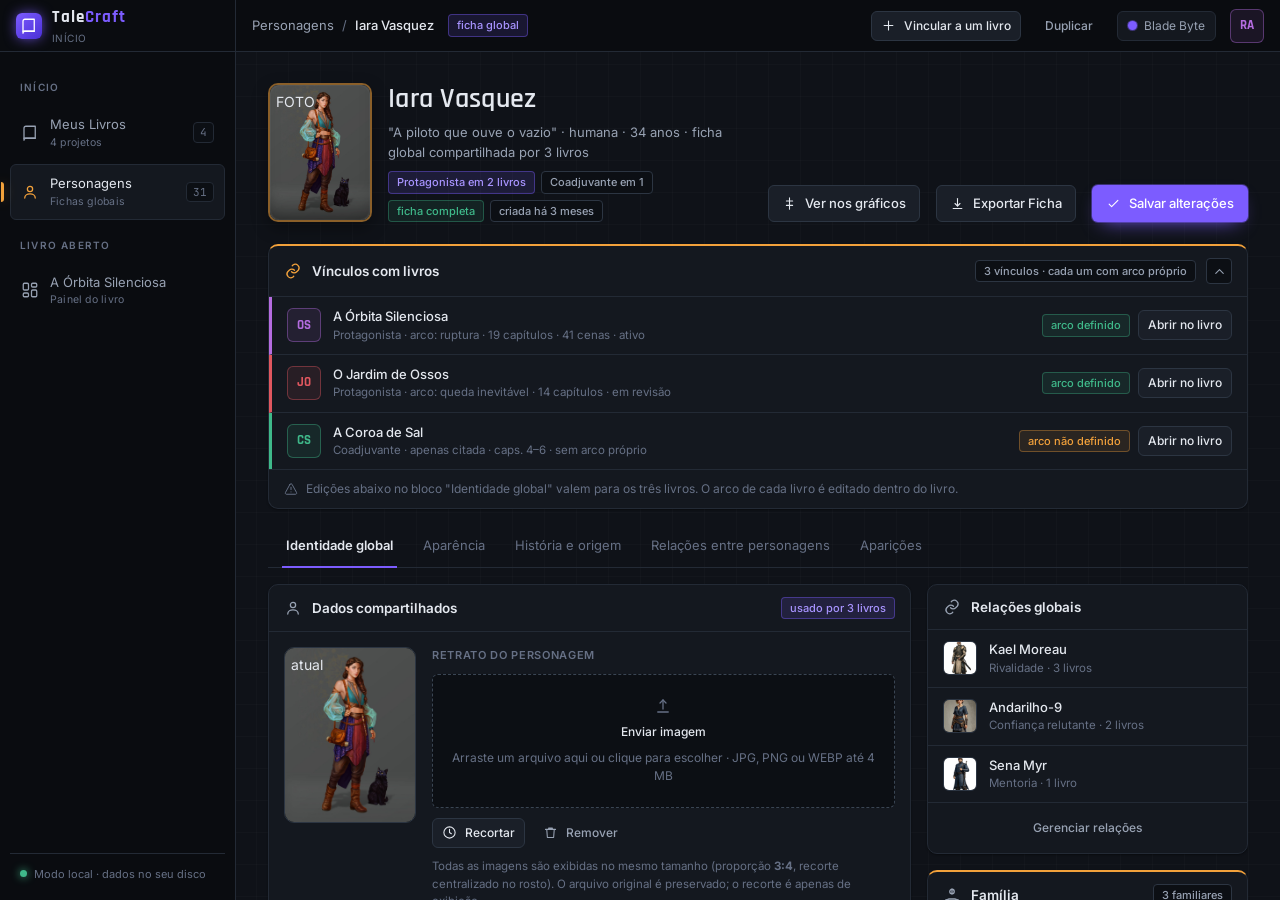
<file: prototype/personagem.html>
<!DOCTYPE html>
<html lang="pt-BR" data-theme="blade-byte">
<head>
  <meta charset="UTF-8" />
  <title>TaleCraft — Iara Vasquez</title>
  <link rel="preconnect" href="https://fonts.googleapis.com" />
  <link rel="preconnect" href="https://fonts.gstatic.com" crossorigin />
  <link href="https://fonts.googleapis.com/css2?family=Inter:wght@400;500;600;700&family=Rajdhani:wght@500;600;700&family=JetBrains+Mono:wght@400;500&family=Cinzel:wght@500;600;700&family=Alegreya:ital,wght@0,400;0,500;0,700;1,400&family=IBM+Plex+Mono:wght@400;500&display=swap" rel="stylesheet" />
  <link rel="stylesheet" href="css/talecraft.css" />
  <script src="js/tema.js"></script>
</head>
<body>
<div class="app">

  <a class="brandlink" href="index.html" title="Ir para o Início">
    <div class="brand">
      <div class="brand__mark">
        <svg class="icon" viewBox="0 0 24 24"><path d="M4 5.5A2.5 2.5 0 0 1 6.5 3H19v16H6.5A2.5 2.5 0 0 0 4 21.5V5.5Z"/><path d="M4 19h15"/></svg>
      </div>
      <div>
          <div class="brand__name">Tale<span>Craft</span></div>
        <span class="brand__book">Início</span>
      </div>
    </div>
  </a>

  <header class="topbar">
    <div class="crumb">
      <a href="personagens-biblioteca.html" style="color:var(--text-muted)">Personagens</a>
      <span class="crumb__sep">/</span>
      <strong>Iara Vasquez</strong>
      <span class="badge badge--accent" style="margin-left:6px">ficha global</span>
    </div>
    <div class="topbar__spacer"></div>
    <button class="btn btn--sm">
      <svg class="icon icon-sm" viewBox="0 0 24 24"><path d="M12 5v14M5 12h14"/></svg>
      Vincular a um livro
    </button>
    <button class="btn btn--sm btn--ghost">Duplicar</button>
    <a class="themebtn" href="temas.html" title="Trocar tema">
      <span class="themebtn__dot"></span>
      <span class="themebtn__text">Tema</span>
    </a>
    <div class="avatar avatar--violet">RA</div>
  </header>

  <aside class="sidebar">
    <div class="sidebar__label">Início</div>
    <a class="navitem" href="index.html">
      <svg class="icon" viewBox="0 0 24 24"><path d="M4 5.5A2.5 2.5 0 0 1 6.5 3H19v16H6.5A2.5 2.5 0 0 0 4 21.5V5.5Z"/><path d="M4 19h15"/></svg>
      <span class="navitem__text">Meus Livros<small>4 projetos</small></span>
      <span class="navitem__count">4</span>
    </a>
    <a class="navitem navitem--characters is-active" href="personagens-biblioteca.html">
      <svg class="icon" viewBox="0 0 24 24"><circle cx="12" cy="8" r="3.5"/><path d="M5 20c0-3.3 3.1-5.5 7-5.5s7 2.2 7 5.5"/></svg>
      <span class="navitem__text">Personagens<small>Fichas globais</small></span>
      <span class="navitem__count">31</span>
    </a>

    <div class="sidebar__label">Livro aberto</div>
    <a class="navitem navitem--book" href="livro.html">
      <svg class="icon" viewBox="0 0 24 24"><rect x="3" y="3" width="7" height="9" rx="1.5"/><rect x="14" y="3" width="7" height="5" rx="1.5"/><rect x="14" y="12" width="7" height="9" rx="1.5"/><rect x="3" y="16" width="7" height="5" rx="1.5"/></svg>
      <span class="navitem__text">A Órbita Silenciosa<small>Painel do livro</small></span>
    </a>

    <div class="sidebar__foot">
      <span class="dot"></span>
      <span>Modo local · dados no seu disco</span>
    </div>
  </aside>

  <main class="main main--wide">

    <!-- Identidade global -->
    <div class="roothead">
      <div class="portrait portrait--hero portrait--amber portrait--framed">
        <img src="img/personagens/iara-vasquez.jpg" alt="Retrato de Iara Vasquez" />
        <span class="portrait__tag portrait__tag--left" title="Retrato da ficha">FOTO</span>
      </div>
      <div style="flex:1">
        <h1>Iara Vasquez</h1>
        <p>"A piloto que ouve o vazio" · humana · 34 anos · ficha global compartilhada por 3 livros</p>
        <div class="row row--wrap" style="margin-top:9px;gap:6px">
          <span class="badge badge--accent">Protagonista em 2 livros</span>
          <span class="badge">Coadjuvante em 1</span>
          <span class="badge badge--ok">ficha completa</span>
          <span class="badge">criada há 3 meses</span>
        </div>
      </div>
      <button class="btn">
        <svg class="icon" viewBox="0 0 24 24"><path d="M12 3v18"/><path d="M7 8h10"/><path d="M7 15h10"/></svg>
        Ver nos gráficos
      </button>
      <button class="btn">
        <svg class="icon" viewBox="0 0 24 24"><path d="M12 4v12"/><path d="m8 12 4 4 4-4"/><path d="M5 20h14"/></svg>
        Exportar Ficha
      </button>
      <button class="btn btn--primary">
        <svg class="icon" viewBox="0 0 24 24"><path d="M5 13l4 4L19 7"/></svg>
        Salvar alterações
      </button>
    </div>

    <!-- Vínculos -->
    <section class="panel panel--accent-char" style="margin-bottom:16px">
      <div class="panel__head">
        <svg class="icon" viewBox="0 0 24 24" style="color:var(--accent-char)"><path d="M10 13a5 5 0 0 0 7 0l2-2a5 5 0 0 0-7-7l-1 1"/><path d="M14 11a5 5 0 0 0-7 0l-2 2a5 5 0 0 0 7 7l1-1"/></svg>
        <span class="panel__title">Vínculos com livros</span>
        <span class="spacer"></span>
        <span class="badge">3 vínculos · cada um com arco próprio</span>
        <span class="panel__collapse" title="Retrair Vínculos com livros" role="button" tabindex="0" aria-expanded="true" aria-controls="corpo-vinculos">
          <svg class="icon" viewBox="0 0 24 24"><path d="m6 15 6-6 6 6"/></svg>
        </span>
      </div>
      <div class="panel__body panel__body--tight" id="corpo-vinculos">
        <div class="datalist">
          <div class="dataline dataline--interactive" style="border-left:3px solid var(--accent-book)">
            <div class="avatar avatar--violet">OS</div>
            <div class="dataline__main">
              <div class="dataline__title">A Órbita Silenciosa</div>
              <div class="dataline__sub">Protagonista · arco: ruptura · 19 capítulos · 41 cenas · ativo</div>
            </div>
            <div class="dataline__side">
              <span class="badge badge--ok">arco definido</span>
              <a class="btn btn--sm" href="personagens.html">Abrir no livro</a>
            </div>
          </div>
          <div class="dataline dataline--interactive" style="border-left:3px solid var(--danger)">
            <div class="avatar avatar--red">JO</div>
            <div class="dataline__main">
              <div class="dataline__title">O Jardim de Ossos</div>
              <div class="dataline__sub">Protagonista · arco: queda inevitável · 14 capítulos · em revisão</div>
            </div>
            <div class="dataline__side">
              <span class="badge badge--ok">arco definido</span>
              <a class="btn btn--sm" href="livro.html">Abrir no livro</a>
            </div>
          </div>
          <div class="dataline dataline--interactive" style="border-left:3px solid var(--accent-world)">
            <div class="avatar avatar--green">CS</div>
            <div class="dataline__main">
              <div class="dataline__title">A Coroa de Sal</div>
              <div class="dataline__sub">Coadjuvante · apenas citada · caps. 4–6 · sem arco próprio</div>
            </div>
            <div class="dataline__side">
              <span class="badge badge--warn">arco não definido</span>
              <a class="btn btn--sm" href="livro.html">Abrir no livro</a>
            </div>
          </div>
        </div>
      </div>
      <div class="panel__foot">
        <svg class="icon icon-sm" viewBox="0 0 24 24"><path d="M12 9v4M12 17h.01"/><path d="M10.3 3.9 2.5 18a2 2 0 0 0 1.7 3h15.6a2 2 0 0 0 1.7-3L13.7 3.9a2 2 0 0 0-3.4 0Z"/></svg>
        Edições abaixo no bloco "Identidade global" valem para os três livros. O arco de cada livro é editado dentro do livro.
      </div>
    </section>

    <!-- Abas -->
    <div class="tabs" style="margin-bottom:16px">
      <div class="tab is-active">Identidade global</div>
      <div class="tab">Aparência</div>
      <div class="tab">História e origem</div>
      <div class="tab">Relações entre personagens</div>
      <div class="tab">Aparições</div>
    </div>

    <div class="grid grid--dash">
      <div class="stack">

        <section class="panel">
          <div class="panel__head">
            <svg class="icon" viewBox="0 0 24 24"><circle cx="12" cy="8" r="3.5"/><path d="M5 20c0-3.3 3.1-5.5 7-5.5s7 2.2 7 5.5"/></svg>
            <span class="panel__title">Dados compartilhados</span>
            <span class="spacer"></span>
            <span class="badge badge--accent">usado por 3 livros</span>
          </div>
          <div class="panel__body">
            <!-- Retrato do personagem: upload + galeria de imagens já enviadas -->
            <div class="portraitpicker" style="margin-bottom:18px">
              <div class="portraitpicker__preview">
                <img src="img/personagens/iara-vasquez.jpg" alt="Retrato atual de Iara Vasquez" />
                <span class="portrait__tag portrait__tag--left">atual</span>
              </div>
              <div class="portraitpicker__actions">
                <div class="formfield" style="margin:0">
                  <label>Retrato do personagem</label>
                </div>
                <label class="dropzone" for="retrato-upload">
                  <svg class="icon" viewBox="0 0 24 24"><path d="M12 16V4"/><path d="m8 8 4-4 4 4"/><path d="M5 20h14"/></svg>
                  <strong>Enviar imagem</strong>
                  <span>Arraste um arquivo aqui ou clique para escolher · JPG, PNG ou WEBP até 4 MB</span>
                  <input id="retrato-upload" type="file" accept="image/*" hidden />
                </label>
                <div class="row" style="gap:8px">
                  <button class="btn btn--sm">
                    <svg class="icon icon-sm" viewBox="0 0 24 24"><circle cx="12" cy="12" r="9"/><path d="M12 7v5l3 2"/></svg>
                    Recortar
                  </button>
                  <button class="btn btn--sm btn--ghost">
                    <svg class="icon icon-sm" viewBox="0 0 24 24"><path d="M4 7h16M9 7V5h6v2M6 7l1 13h10l1-13"/></svg>
                    Remover
                  </button>
                </div>
                <p class="portraitpicker__hint">
                  Todas as imagens são exibidas no mesmo tamanho (proporção <strong>3:4</strong>, recorte centralizado no rosto).
                  O arquivo original é preservado; o recorte é apenas de exibição.
                </p>
              </div>
            </div>

            <div class="libcard__label" style="margin-bottom:9px">Imagens deste personagem</div>
            <div class="portraitgallery" style="margin-bottom:20px">
              <figure>
                <div class="portrait portrait--xl portrait--amber is-selected">
                  <img src="img/personagens/iara-vasquez.jpg" alt="Retrato principal" />
                </div>
                <span class="portraitgallery__check">
                  <svg class="icon" viewBox="0 0 24 24"><path d="M5 13l4 4L19 7"/></svg>
                </span>
                <span class="portraitgallery__label">Retrato</span>
              </figure>
              <figure>
                <div class="portrait portrait--xl portrait--amber">
                  <img src="img/personagens/iara-vasquez.jpg" alt="Estudo de traje" style="object-position:center 40%" />
                </div>
                <span class="portraitgallery__remove" title="Remover">
                  <svg class="icon" viewBox="0 0 24 24"><path d="M6 6l12 12M18 6 6 18"/></svg>
                </span>
                <span class="portraitgallery__label">Traje de voo</span>
              </figure>
              <figure>
                <div class="portrait portrait--xl portrait--amber">
                  <img src="img/personagens/iara-vasquez.jpg" alt="Expressão alternativa" style="object-position:center 8%" />
                </div>
                <span class="portraitgallery__remove" title="Remover">
                  <svg class="icon" viewBox="0 0 24 24"><path d="M6 6l12 12M18 6 6 18"/></svg>
                </span>
                <span class="portraitgallery__label">Ficha jovem</span>
              </figure>
              <figure>
                <label class="dropzone" for="retrato-extra" style="aspect-ratio:3/4;padding:10px">
                  <svg class="icon" viewBox="0 0 24 24"><path d="M12 5v14M5 12h14"/></svg>
                  <span>Adicionar</span>
                  <input id="retrato-extra" type="file" accept="image/*" hidden />
                </label>
              </figure>
            </div>

            <div class="formgrid">
              <div class="formfield">
                <label>Nome completo</label>
                <input class="input" value="Iara Vasquez" />
              </div>
              <div class="formfield">
                <label>Alcunha</label>
                <input class="input" value="A piloto que ouve o vazio" />
              </div>
              <div class="formfield">
                <label>Espécie</label>
                <input class="input" value="Humana" />
              </div>
              <div class="formfield">
                <label>Idade</label>
                <input class="input" value="34" />
              </div>
              <div class="formfield">
                <label>Gênero</label>
                <input class="input" value="Feminino" />
              </div>
              <div class="formfield">
                <label>Origem</label>
                <input class="input" value="Colônia Vega-3" />
              </div>
              <div class="formfield span-2">
                <label>Biografia</label>
                <textarea class="textarea">Nascida em uma colônia mineira, entrou na frota aos 19 anos como mecânica de casco. Tornou-se piloto de cápsula após o acidente da escuna Melian. Sobreviveu a uma deriva de seis meses em que precisou cortar o suporte de vida do módulo coletivo — o que ninguém no Consórcio sabe, e o que a persegue em qualquer história em que ela apareça.</textarea>
              </div>
              <div class="formfield span-2">
                <label>Ferida permanente</label>
                <textarea class="textarea" style="min-height:70px">Culpa por ter sobrevivido. Reaparece como tema em todos os livros, mas tratada de forma diferente em cada arco.</textarea>
              </div>
              <div class="formfield span-2">
                <label>Traços (globais)</label>
                <div class="toggle-set">
                  <span class="toggle is-on">Pragmática</span>
                  <span class="toggle is-on">Insone</span>
                  <span class="toggle is-on">Leal</span>
                  <span class="toggle">Impulsiva</span>
                  <span class="toggle">Cética</span>
                  <span class="toggle">+</span>
                </div>
              </div>
            </div>
          </div>
        </section>

        <!-- Comparativo de arcos -->
        <section class="panel">
          <div class="panel__head">
            <svg class="icon" viewBox="0 0 24 24"><path d="M3 17c4-1 6-9 9-9s5 6 9 4"/><path d="M3 21h18"/></svg>
            <span class="panel__title">Curva de arco em cada livro</span>
            <span class="spacer"></span>
            <div class="legend">
              <span><i style="--lg:var(--accent-book)"></i> Órbita Silenciosa</span>
              <span><i style="--lg:var(--danger)"></i> Jardim de Ossos</span>
            </div>
          </div>
          <div class="panel__body">
            <svg class="chart" viewBox="0 0 860 220" role="img" aria-label="Comparação da curva de arco da mesma personagem em dois livros">
              <g class="gridlines">
                <line x1="40" y1="30" x2="840" y2="30"/>
                <line x1="40" y1="80" x2="840" y2="80"/>
                <line x1="40" y1="130" x2="840" y2="130"/>
                <line x1="40" y1="180" x2="840" y2="180"/>
              </g>
              <line x1="40" y1="20" x2="40" y2="180" stroke="#3a4553"/>
              <line x1="40" y1="180" x2="840" y2="180" stroke="#3a4553"/>
              <text class="axis-label" x="14" y="34">alto</text>
              <text class="axis-label" x="10" y="184">baixo</text>
              <text class="axis-label" x="40" y="196">cap. 1</text>
              <text class="axis-label" x="420" y="196">meio</text>
              <text class="axis-label" x="800" y="196">fim</text>

              <!-- Órbita Silenciosa: ascendente -->
              <polyline points="60,160 140,150 220,135 300,145 380,115 460,125 540,95 620,105 700,70 780,60 830,55"
                        fill="none" stroke="#b56ce0" stroke-width="2.8" stroke-linejoin="round" stroke-linecap="round"/>
              <!-- Jardim de Ossos: descendente -->
              <polyline points="60,70 140,80 220,75 300,95 380,105 460,100 540,125 620,140 700,155 780,168 830,172"
                        fill="none" stroke="#e0575f" stroke-width="2.8" stroke-dasharray="7 4" stroke-linejoin="round" stroke-linecap="round"/>

              <circle cx="830" cy="55" r="4" fill="#b56ce0"/>
              <circle cx="830" cy="172" r="4" fill="#e0575f"/>
            </svg>
          </div>
          <div class="panel__foot">
            <span>Mesma personagem: em A Órbita Silenciosa ela sobe (ruptura); em O Jardim de Ossos ela desce (queda inevitável).</span>
          </div>
        </section>

      </div>

      <div class="stack">

        <section class="panel">
          <div class="panel__head">
            <svg class="icon" viewBox="0 0 24 24"><path d="M10 13a5 5 0 0 0 7 0l2-2a5 5 0 0 0-7-7l-1 1"/><path d="M14 11a5 5 0 0 0-7 0l-2 2a5 5 0 0 0 7 7l1-1"/></svg>
            <span class="panel__title">Relações globais</span>
          </div>
          <div class="panel__body panel__body--tight">
            <div class="datalist">
              <div class="dataline">
                <div class="portrait portrait--xs portrait--square portrait--red"><img src="img/personagens/kael-moreau.jpg" alt="Retrato de personagem" /></div>
                <div class="dataline__main">
                  <div class="dataline__title">Kael Moreau</div>
                  <div class="dataline__sub">Rivalidade · 3 livros</div>
                </div>
              </div>
              <div class="dataline">
                <div class="portrait portrait--xs portrait--square portrait--blue"><img src="img/personagens/andarilho-9.jpg" alt="Retrato de personagem" /></div>
                <div class="dataline__main">
                  <div class="dataline__title">Andarilho-9</div>
                  <div class="dataline__sub">Confiança relutante · 2 livros</div>
                </div>
              </div>
              <div class="dataline">
                <div class="portrait portrait--xs portrait--square portrait--green"><img src="img/personagens/sena-myr.jpg" alt="Retrato de personagem" /></div>
                <div class="dataline__main">
                  <div class="dataline__title">Sena Myr</div>
                  <div class="dataline__sub">Mentoria · 1 livro</div>
                </div>
              </div>
            </div>
          </div>
          <div class="panel__foot">
            <button class="btn btn--sm btn--ghost" style="width:100%;justify-content:center">Gerenciar relações</button>
          </div>
        </section>

        <!-- Quadro Família — árvore familiar (RF005-TL002, RF005-CA008).
             Ascendentes (mãe/pai, avós) ficam SEMPRE na primeira linha; o
             personagem no meio; filhos e irmãos abaixo. -->
        <section class="panel panel--accent-char">
          <div class="panel__head">
            <svg class="icon" viewBox="0 0 24 24"><path d="M12 3v6M6 21v-3a2 2 0 0 1 2-2h8a2 2 0 0 1 2 2v3"/><circle cx="12" cy="6" r="3"/><circle cx="5" cy="19" r="2"/><circle cx="19" cy="19" r="2"/></svg>
            <span class="panel__title">Família</span>
            <span class="spacer"></span>
            <span class="badge">3 familiares</span>
          </div>
          <div class="panel__body panel__body--tight">
            <div class="familytree">
              <svg class="familytree__svg" viewBox="0 0 560 400" role="img" aria-label="Árvore familiar da personagem">
                <!-- Ligações primeiro, para ficarem atrás dos nós.
                     As linhas partem do nó no seu centro (y+46). -->
                <path class="familytree__filho" d="M 170 138 L 170 165 L 280 165 L 280 192" fill="none" />
                <path class="familytree__filho" d="M 280 284 L 280 310" fill="none" />
                <!-- Avó acima da mãe (primeira linha) -->
                <path class="familytree__filho" d="M 122 46 L 122 138" fill="none" />

                <!-- Linha 1: avó e cônjuge dela, com linha de união -->
                <line class="familytree__uniao" x1="170" y1="46" x2="240" y2="46" />
                <g class="familytree__no familytree__no--clicavel" transform="translate(64,0)">
                  <rect class="familytree__caixa" width="108" height="92" rx="6" />
                  <g transform="translate(36,8)">
                    <rect class="familytree__avatar" width="36" height="45" rx="4" />
                    <text class="familytree__iniciais" x="18" y="28" text-anchor="middle">MC</text>
                  </g>
                  <text class="familytree__nome" x="54" y="82" text-anchor="middle">Marta Calan</text>
                </g>
                <g class="familytree__no familytree__no--clicavel" transform="translate(240,0)">
                  <rect class="familytree__caixa" width="108" height="92" rx="6" />
                  <g transform="translate(36,8)">
                    <rect class="familytree__avatar" width="36" height="45" rx="4" />
                    <text class="familytree__iniciais" x="18" y="28" text-anchor="middle">HC</text>
                  </g>
                  <text class="familytree__nome" x="54" y="82" text-anchor="middle">Hugo Calan</text>
                </g>

                <!-- Linha 2: a mãe/pai — sempre na primeira linha depois dos avós -->
                <g class="familytree__no familytree__no--clicavel" transform="translate(116,138)">
                  <rect class="familytree__caixa" width="108" height="92" rx="6" />
                  <g transform="translate(36,8)">
                    <rect class="familytree__avatar" width="36" height="45" rx="4" />
                    <text class="familytree__iniciais" x="18" y="28" text-anchor="middle">EC</text>
                  </g>
                  <text class="familytree__nome" x="54" y="82" text-anchor="middle">Esther Calan</text>
                </g>

                <!-- Linha 3: a própria personagem (borda de acento) -->
                <g class="familytree__no familytree__no--eu familytree__no--clicavel" transform="translate(226,192)">
                  <rect class="familytree__caixa" width="108" height="92" rx="6" />
                  <g transform="translate(36,8)">
                    <rect class="familytree__avatar" width="36" height="45" rx="4" />
                    <text class="familytree__iniciais" x="18" y="28" text-anchor="middle">OC</text>
                  </g>
                  <text class="familytree__nome" x="54" y="82" text-anchor="middle">Ofélia Calan</text>
                </g>

                <!-- Linha 4: a filha, abaixo da personagem -->
                <g class="familytree__no familytree__no--clicavel" transform="translate(226,284)">
                  <rect class="familytree__caixa" width="108" height="92" rx="6" />
                  <g transform="translate(36,8)">
                    <rect class="familytree__avatar" width="36" height="45" rx="4" />
                    <text class="familytree__iniciais" x="18" y="28" text-anchor="middle">AC</text>
                  </g>
                  <text class="familytree__nome" x="54" y="82" text-anchor="middle">Ariadne Calan</text>
                </g>
              </svg>
            </div>
          </div>
          <div class="panel__foot">
            <svg class="icon icon-sm" viewBox="0 0 24 24"><path d="M12 9v4M12 17h.01"/><circle cx="12" cy="12" r="9"/></svg>
            <span>Clique em um nó para abrir a ficha. A árvore usa Filho/Filha, Mãe/Pai, Irmão/Irmã e Cônjuge (RF005-RN006).</span>
          </div>
        </section>

        <section class="panel">
          <div class="panel__head">
            <svg class="icon" viewBox="0 0 24 24"><path d="M12 9v4M12 17h.01"/><path d="M10.3 3.9 2.5 18a2 2 0 0 0 1.7 3h15.6a2 2 0 0 0 1.7-3L13.7 3.9a2 2 0 0 0-3.4 0Z"/></svg>
            <span class="panel__title">Impacto de editar</span>
          </div>
          <div class="panel__body panel__body--tight">
            <div class="datalist">
              <div class="dataline">
                <span class="badge badge--accent">Compartilhado</span>
                <div class="dataline__main">
                  <div class="dataline__title">Nome, biografia, traços</div>
                  <div class="dataline__sub">Atualiza nos 3 livros ao salvar</div>
                </div>
              </div>
              <div class="dataline">
                <span class="badge">Por livro</span>
                <div class="dataline__main">
                  <div class="dataline__title">Papel, motivação, arco, relações locais</div>
                  <div class="dataline__sub">Continua intacto em cada livro</div>
                </div>
              </div>
            </div>
          </div>
          <div class="panel__foot">
            <span class="dot" style="background:var(--warn);box-shadow:0 0 8px var(--warn)"></span>
            <span>1 livro tem o arco desta personagem incompleto</span>
          </div>
        </section>

      </div>
    </div>

  </main>
</div>
</body>
</html>
</file>
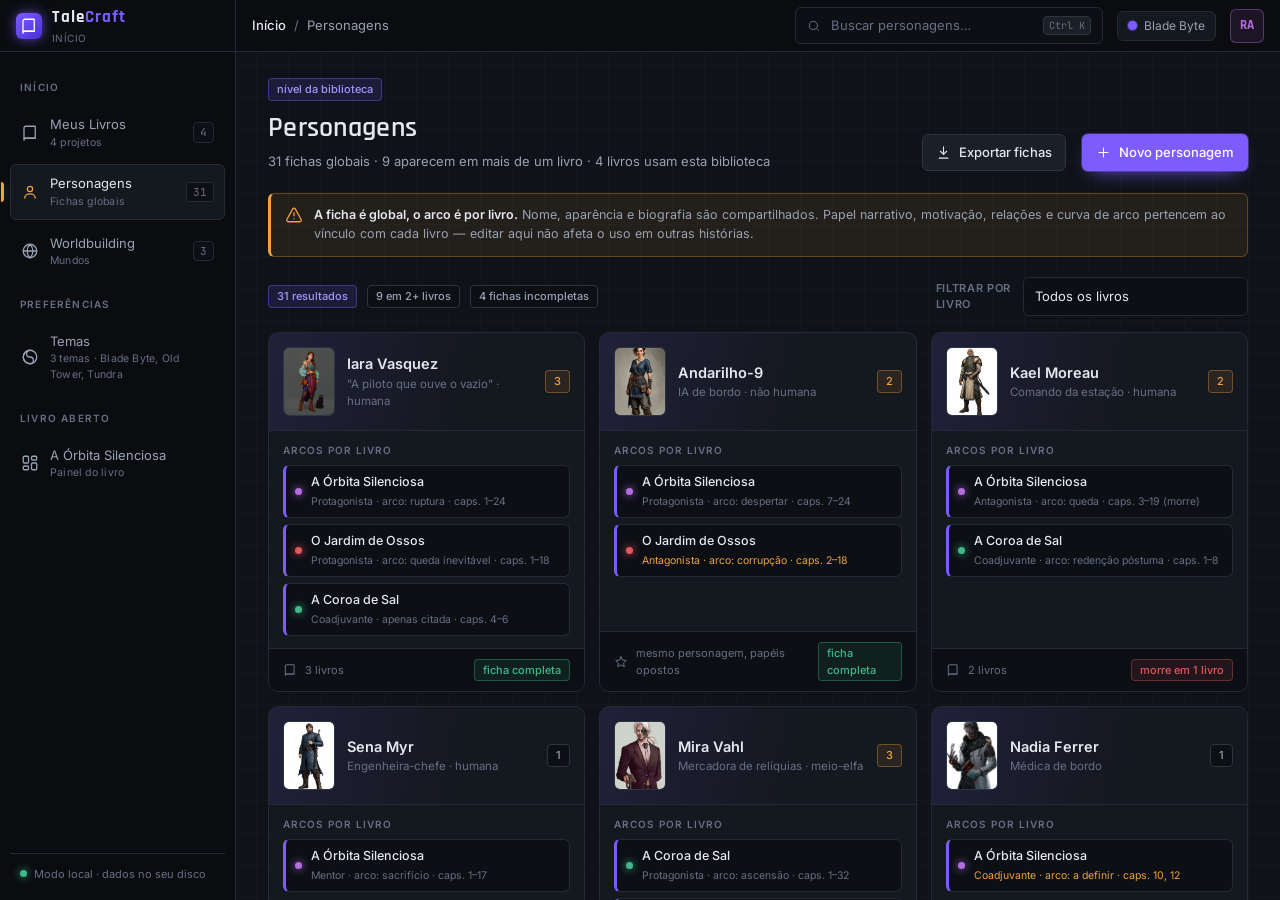
<file: prototype/personagens-biblioteca.html>
<!DOCTYPE html>
<html lang="pt-BR" data-theme="blade-byte">
<head>
  <meta charset="UTF-8" />
  <title>TaleCraft — Personagens (Fichas Globais)</title>
  <link rel="preconnect" href="https://fonts.googleapis.com" />
  <link rel="preconnect" href="https://fonts.gstatic.com" crossorigin />
  <link href="https://fonts.googleapis.com/css2?family=Inter:wght@400;500;600;700&family=Rajdhani:wght@500;600;700&family=JetBrains+Mono:wght@400;500&family=Cinzel:wght@500;600;700&family=Alegreya:ital,wght@0,400;0,500;0,700;1,400&family=IBM+Plex+Mono:wght@400;500&display=swap" rel="stylesheet" />
  <link rel="stylesheet" href="css/talecraft.css" />
  <script src="js/tema.js"></script>
</head>
<body>
<div class="app">

  <a class="brandlink" href="index.html" title="Ir para o Início">
    <div class="brand">
      <div class="brand__mark">
        <svg class="icon" viewBox="0 0 24 24"><path d="M4 5.5A2.5 2.5 0 0 1 6.5 3H19v16H6.5A2.5 2.5 0 0 0 4 21.5V5.5Z"/><path d="M4 19h15"/></svg>
      </div>
      <div>
          <div class="brand__name">Tale<span>Craft</span></div>
        <span class="brand__book">Início</span>
      </div>
    </div>
  </a>

  <header class="topbar">
    <div class="crumb">
      <strong>Início</strong>
      <span class="crumb__sep">/</span>
      <span>Personagens</span>
    </div>
    <div class="topbar__spacer"></div>
    <label class="field">
      <svg class="icon icon-sm" viewBox="0 0 24 24"><circle cx="11" cy="11" r="7"/><path d="m20 20-3.5-3.5"/></svg>
      <input type="search" placeholder="Buscar personagens…" />
      <kbd>Ctrl K</kbd>
    </label>
    <a class="themebtn" href="temas.html" title="Trocar tema">
      <span class="themebtn__dot"></span>
      <span class="themebtn__text">Tema</span>
    </a>
    <div class="avatar avatar--violet">RA</div>
  </header>

  <aside class="sidebar">
    <div class="sidebar__label">Início</div>
    <a class="navitem" href="index.html">
      <svg class="icon" viewBox="0 0 24 24"><path d="M4 5.5A2.5 2.5 0 0 1 6.5 3H19v16H6.5A2.5 2.5 0 0 0 4 21.5V5.5Z"/><path d="M4 19h15"/></svg>
      <span class="navitem__text">Meus Livros<small>4 projetos</small></span>
      <span class="navitem__count">4</span>
    </a>
    <a class="navitem navitem--characters is-active" href="personagens-biblioteca.html">
      <svg class="icon" viewBox="0 0 24 24"><circle cx="12" cy="8" r="3.5"/><path d="M5 20c0-3.3 3.1-5.5 7-5.5s7 2.2 7 5.5"/></svg>
      <span class="navitem__text">Personagens<small>Fichas globais</small></span>
      <span class="navitem__count">31</span>
    </a>
    <a class="navitem navitem--world" href="mundos.html">
      <svg class="icon" viewBox="0 0 24 24"><circle cx="12" cy="12" r="9"/><path d="M3 12h18"/><path d="M12 3c2.5 2.6 3.8 5.7 3.8 9S14.5 18.4 12 21c-2.5-2.6-3.8-5.7-3.8-9S9.5 5.6 12 3Z"/></svg>
      <span class="navitem__text">Worldbuilding<small>Mundos</small></span>
      <span class="navitem__count">3</span>
    </a>

    <div class="sidebar__label">Preferências</div>
    <a class="navitem" href="temas.html">
      <svg class="icon" viewBox="0 0 24 24"><circle cx="12" cy="12" r="9"/><path d="M12 3a9 9 0 0 0 0 18 4.5 4.5 0 0 0 0-9 4.5 4.5 0 0 1 0-9Z"/></svg>
      <span class="navitem__text">Temas<small>3 temas · Blade Byte, Old Tower, Tundra</small></span>
    </a>

    <div class="sidebar__label">Livro aberto</div>
    <a class="navitem navitem--book" href="livro.html">
      <svg class="icon" viewBox="0 0 24 24"><rect x="3" y="3" width="7" height="9" rx="1.5"/><rect x="14" y="3" width="7" height="5" rx="1.5"/><rect x="14" y="12" width="7" height="9" rx="1.5"/><rect x="3" y="16" width="7" height="5" rx="1.5"/></svg>
      <span class="navitem__text">A Órbita Silenciosa<small>Painel do livro</small></span>
    </a>

    <div class="sidebar__foot">
      <span class="dot"></span>
      <span>Modo local · dados no seu disco</span>
    </div>
  </aside>

  <main class="main main--wide">

    <div class="roothead">
      <div style="flex:1">
        <div class="row" style="margin-bottom:6px">
          <span class="badge badge--accent">nível da biblioteca</span>
        </div>
        <h1>Personagens</h1>
        <p>31 fichas globais · 9 aparecem em mais de um livro · 4 livros usam esta biblioteca</p>
      </div>
      <button class="btn">
        <svg class="icon" viewBox="0 0 24 24"><path d="M12 3v12"/><path d="m7 10 5 5 5-5"/><path d="M5 21h14"/></svg>
        Exportar fichas
      </button>
      <button class="btn btn--primary" onclick="location.href='personagem.html'">
        <svg class="icon" viewBox="0 0 24 24"><path d="M12 5v14M5 12h14"/></svg>
        Novo personagem
      </button>
    </div>

    <div class="notice notice--char" style="margin-bottom:20px">
      <svg class="icon" viewBox="0 0 24 24"><path d="M12 9v4M12 17h.01"/><path d="M10.3 3.9 2.5 18a2 2 0 0 0 1.7 3h15.6a2 2 0 0 0 1.7-3L13.7 3.9a2 2 0 0 0-3.4 0Z"/></svg>
      <div>
        <strong>A ficha é global, o arco é por livro.</strong>
        Nome, aparência e biografia são compartilhados. Papel narrativo, motivação, relações e curva de arco pertencem ao vínculo com cada livro — editar aqui não afeta o uso em outras histórias.
      </div>
    </div>

    <div class="row row--wrap" style="margin-bottom:16px">
      <span class="badge badge--accent">31 resultados</span>
      <span class="badge">9 em 2+ livros</span>
      <span class="badge">4 fichas incompletas</span>
      <span class="spacer"></span>
      <div class="formfield" style="flex-direction:row;align-items:center;gap:8px">
        <label style="margin:0">Filtrar por livro</label>
        <select class="select" style="min-width:190px">
          <option>Todos os livros</option>
          <option>A Órbita Silenciosa</option>
          <option>O Jardim de Ossos</option>
          <option>A Coroa de Sal</option>
          <option>Estação Inverno</option>
          <option>Não vinculados</option>
        </select>
      </div>
    </div>

    <div class="libgrid">

      <article class="libcard c--violet" onclick="location.href='personagem.html'">
        <div class="libcard__top">
          <div class="portrait portrait--amber">
            <img src="img/personagens/iara-vasquez.jpg" alt="Retrato de Iara Vasquez" />
          </div>
          <div style="flex:1;min-width:0">
            <div class="libcard__name">Iara Vasquez</div>
            <div class="libcard__alias">"A piloto que ouve o vazio" · humana</div>
          </div>
          <span class="badge badge--warn">3</span>
        </div>
        <div class="libcard__body">
          <div class="libcard__label">Arcos por livro</div>
          <div class="arclink c--violet">
            <span class="dot" style="background:var(--accent-book);box-shadow:0 0 8px var(--accent-book)"></span>
            <div class="arclink__book">
              <strong>A Órbita Silenciosa</strong>
              <small>Protagonista · arco: ruptura · caps. 1–24</small>
            </div>
          </div>
          <div class="arclink c--red">
            <span class="dot" style="background:var(--danger);box-shadow:0 0 8px var(--danger)"></span>
            <div class="arclink__book">
              <strong>O Jardim de Ossos</strong>
              <small>Protagonista · arco: queda inevitável · caps. 1–18</small>
            </div>
          </div>
          <div class="arclink c--green">
            <span class="dot" style="background:var(--accent-world);box-shadow:0 0 8px var(--accent-world)"></span>
            <div class="arclink__book">
              <strong>A Coroa de Sal</strong>
              <small>Coadjuvante · apenas citada · caps. 4–6</small>
            </div>
          </div>
        </div>
        <div class="libcard__foot">
          <svg class="icon icon-sm" viewBox="0 0 24 24"><path d="M4 5.5A2.5 2.5 0 0 1 6.5 3H19v16H6.5A2.5 2.5 0 0 0 4 21.5V5.5Z"/><path d="M4 19h15"/></svg>
          3 livros
          <span class="spacer"></span>
          <span class="badge badge--ok">ficha completa</span>
        </div>
      </article>

      <article class="libcard c--violet" onclick="location.href='personagem.html'">
        <div class="libcard__top">
          <div class="portrait portrait--blue">
            <img src="img/personagens/andarilho-9.jpg" alt="Retrato de Andarilho-9" />
          </div>
          <div style="flex:1;min-width:0">
            <div class="libcard__name">Andarilho-9</div>
            <div class="libcard__alias">IA de bordo · não humana</div>
          </div>
          <span class="badge badge--warn">2</span>
        </div>
        <div class="libcard__body">
          <div class="libcard__label">Arcos por livro</div>
          <div class="arclink c--violet">
            <span class="dot" style="background:var(--accent-book);box-shadow:0 0 8px var(--accent-book)"></span>
            <div class="arclink__book">
              <strong>A Órbita Silenciosa</strong>
              <small>Protagonista · arco: despertar · caps. 7–24</small>
            </div>
          </div>
          <div class="arclink c--red">
            <span class="dot" style="background:var(--danger);box-shadow:0 0 8px var(--danger)"></span>
            <div class="arclink__book">
              <strong>O Jardim de Ossos</strong>
              <small style="color:var(--warn)">Antagonista · arco: corrupção · caps. 2–18</small>
            </div>
          </div>
        </div>
        <div class="libcard__foot">
          <svg class="icon icon-sm" viewBox="0 0 24 24"><path d="m12 3 2.6 5.6 6.4.8-4.6 4.4 1.2 6.2-5.6-3-5.6 3 1.2-6.2L3 9.4l6.4-.8z"/></svg>
          mesmo personagem, papéis opostos
          <span class="spacer"></span>
          <span class="badge badge--ok">ficha completa</span>
        </div>
      </article>

      <article class="libcard c--red" onclick="location.href='personagem.html'">
        <div class="libcard__top">
          <div class="portrait portrait--red">
            <img src="img/personagens/kael-moreau.jpg" alt="Retrato de Kael Moreau" />
          </div>
          <div style="flex:1;min-width:0">
            <div class="libcard__name">Kael Moreau</div>
            <div class="libcard__alias">Comando da estação · humana</div>
          </div>
          <span class="badge badge--warn">2</span>
        </div>
        <div class="libcard__body">
          <div class="libcard__label">Arcos por livro</div>
          <div class="arclink c--violet">
            <span class="dot" style="background:var(--accent-book);box-shadow:0 0 8px var(--accent-book)"></span>
            <div class="arclink__book">
              <strong>A Órbita Silenciosa</strong>
              <small>Antagonista · arco: queda · caps. 3–19 (morre)</small>
            </div>
          </div>
          <div class="arclink c--green">
            <span class="dot" style="background:var(--accent-world);box-shadow:0 0 8px var(--accent-world)"></span>
            <div class="arclink__book">
              <strong>A Coroa de Sal</strong>
              <small>Coadjuvante · arco: redenção póstuma · caps. 1–8</small>
            </div>
          </div>
        </div>
        <div class="libcard__foot">
          <svg class="icon icon-sm" viewBox="0 0 24 24"><path d="M4 5.5A2.5 2.5 0 0 1 6.5 3H19v16H6.5A2.5 2.5 0 0 0 4 21.5V5.5Z"/><path d="M4 19h15"/></svg>
          2 livros
          <span class="spacer"></span>
          <span class="badge badge--danger">morre em 1 livro</span>
        </div>
      </article>

      <article class="libcard c--green" onclick="location.href='personagem.html'">
        <div class="libcard__top">
          <div class="portrait portrait--green">
            <img src="img/personagens/sena-myr.jpg" alt="Retrato de Sena Myr" />
          </div>
          <div style="flex:1;min-width:0">
            <div class="libcard__name">Sena Myr</div>
            <div class="libcard__alias">Engenheira-chefe · humana</div>
          </div>
          <span class="badge">1</span>
        </div>
        <div class="libcard__body">
          <div class="libcard__label">Arcos por livro</div>
          <div class="arclink c--violet">
            <span class="dot" style="background:var(--accent-book);box-shadow:0 0 8px var(--accent-book)"></span>
            <div class="arclink__book">
              <strong>A Órbita Silenciosa</strong>
              <small>Mentor · arco: sacrifício · caps. 1–17</small>
            </div>
          </div>
        </div>
        <div class="libcard__foot">
          <svg class="icon icon-sm" viewBox="0 0 24 24"><path d="M4 5.5A2.5 2.5 0 0 1 6.5 3H19v16H6.5A2.5 2.5 0 0 0 4 21.5V5.5Z"/><path d="M4 19h15"/></svg>
          1 livro
          <span class="spacer"></span>
          <span class="badge badge--warn">sem vínculos externos</span>
        </div>
      </article>

      <article class="libcard c--violet" onclick="location.href='personagem.html'">
        <div class="libcard__top">
          <div class="portrait portrait--violet">
            <img src="img/personagens/mira-vahl.jpg" alt="Retrato de Mira Vahl" />
          </div>
          <div style="flex:1;min-width:0">
            <div class="libcard__name">Mira Vahl</div>
            <div class="libcard__alias">Mercadora de relíquias · meio-elfa</div>
          </div>
          <span class="badge badge--warn">3</span>
        </div>
        <div class="libcard__body">
          <div class="libcard__label">Arcos por livro</div>
          <div class="arclink c--green">
            <span class="dot" style="background:var(--accent-world);box-shadow:0 0 8px var(--accent-world)"></span>
            <div class="arclink__book">
              <strong>A Coroa de Sal</strong>
              <small>Protagonista · arco: ascensão · caps. 1–32</small>
            </div>
          </div>
          <div class="arclink c--blue">
            <span class="dot" style="background:var(--accent-chapter);box-shadow:0 0 8px var(--accent-chapter)"></span>
            <div class="arclink__book">
              <strong>Estação Inverno</strong>
              <small>Coadjuvante · arco: a definir</small>
            </div>
          </div>
          <div class="arclink c--violet">
            <span class="dot" style="background:var(--accent-book);box-shadow:0 0 8px var(--accent-book)"></span>
            <div class="arclink__book">
              <strong>A Órbita Silenciosa</strong>
              <small>Figurante · apenas mencionada</small>
            </div>
          </div>
        </div>
        <div class="libcard__foot">
          <svg class="icon icon-sm" viewBox="0 0 24 24"><path d="M4 5.5A2.5 2.5 0 0 1 6.5 3H19v16H6.5A2.5 2.5 0 0 0 4 21.5V5.5Z"/><path d="M4 19h15"/></svg>
          3 livros
          <span class="spacer"></span>
          <span class="badge badge--ok">ficha completa</span>
        </div>
      </article>

      <article class="libcard" onclick="location.href='personagem.html'">
        <div class="libcard__top">
          <div class="portrait portrait--grey">
            <img src="img/personagens/nadia-ferrer.jpg" alt="Retrato de Nadia Ferrer" />
          </div>
          <div style="flex:1;min-width:0">
            <div class="libcard__name">Nadia Ferrer</div>
            <div class="libcard__alias">Médica de bordo</div>
          </div>
          <span class="badge">1</span>
        </div>
        <div class="libcard__body">
          <div class="libcard__label">Arcos por livro</div>
          <div class="arclink c--violet">
            <span class="dot" style="background:var(--accent-book);box-shadow:0 0 8px var(--accent-book)"></span>
            <div class="arclink__book">
              <strong>A Órbita Silenciosa</strong>
              <small style="color:var(--warn)">Coadjuvante · arco: a definir · caps. 10, 12</small>
            </div>
          </div>
        </div>
        <div class="libcard__foot">
          <svg class="icon icon-sm" viewBox="0 0 24 24"><path d="M4 5.5A2.5 2.5 0 0 1 6.5 3H19v16H6.5A2.5 2.5 0 0 0 4 21.5V5.5Z"/><path d="M4 19h15"/></svg>
          1 livro
          <span class="spacer"></span>
          <span class="badge badge--warn">ficha incompleta</span>
        </div>
      </article>

      <article class="libcard c--accent" onclick="location.href='personagem.html'">
        <div class="libcard__top">
          <div class="portrait portrait--violet">
            <img src="img/personagens/dariel-okonkwo.jpg" alt="Retrato de Dariel Okonkwo" />
          </div>
          <div style="flex:1;min-width:0">
            <div class="libcard__name">Dariel Okonkwo</div>
            <div class="libcard__alias">Navegador de deriva</div>
          </div>
          <span class="badge badge--warn">2</span>
        </div>
        <div class="libcard__body">
          <div class="libcard__label">Arcos por livro</div>
          <div class="arclink c--violet">
            <span class="dot" style="background:var(--accent-book);box-shadow:0 0 8px var(--accent-book)"></span>
            <div class="arclink__book">
              <strong>A Órbita Silenciosa</strong>
              <small>Coadjuvante · arco: resgate · caps. 5–16</small>
            </div>
          </div>
          <div class="arclink c--blue">
            <span class="dot" style="background:var(--accent-chapter);box-shadow:0 0 8px var(--accent-chapter)"></span>
            <div class="arclink__book">
              <strong>Estação Inverno</strong>
              <small>Protagonista · arco: travessia · caps. 1–9</small>
            </div>
          </div>
        </div>
        <div class="libcard__foot">
          <svg class="icon icon-sm" viewBox="0 0 24 24"><path d="M4 5.5A2.5 2.5 0 0 1 6.5 3H19v16H6.5A2.5 2.5 0 0 0 4 21.5V5.5Z"/><path d="M4 19h15"/></svg>
          2 livros
          <span class="spacer"></span>
          <span class="badge badge--ok">ficha completa</span>
        </div>
      </article>

      <article class="libcard" style="border-style:dashed;background:transparent;align-items:center;justify-content:center;min-height:230px" onclick="location.href='personagem.html'">
        <div class="empty" style="padding:22px">
          <svg class="icon" viewBox="0 0 24 24" style="width:28px;height:28px"><path d="M12 5v14M5 12h14"/></svg>
          <strong>Novo personagem</strong>
          <p>Crie a ficha global, envie um retrato e depois vincule a quantos livros quiser, com um arco distinto em cada um.</p>
        </div>
      </article>

    </div>

  </main>
</div>
</body>
</html>
</file>
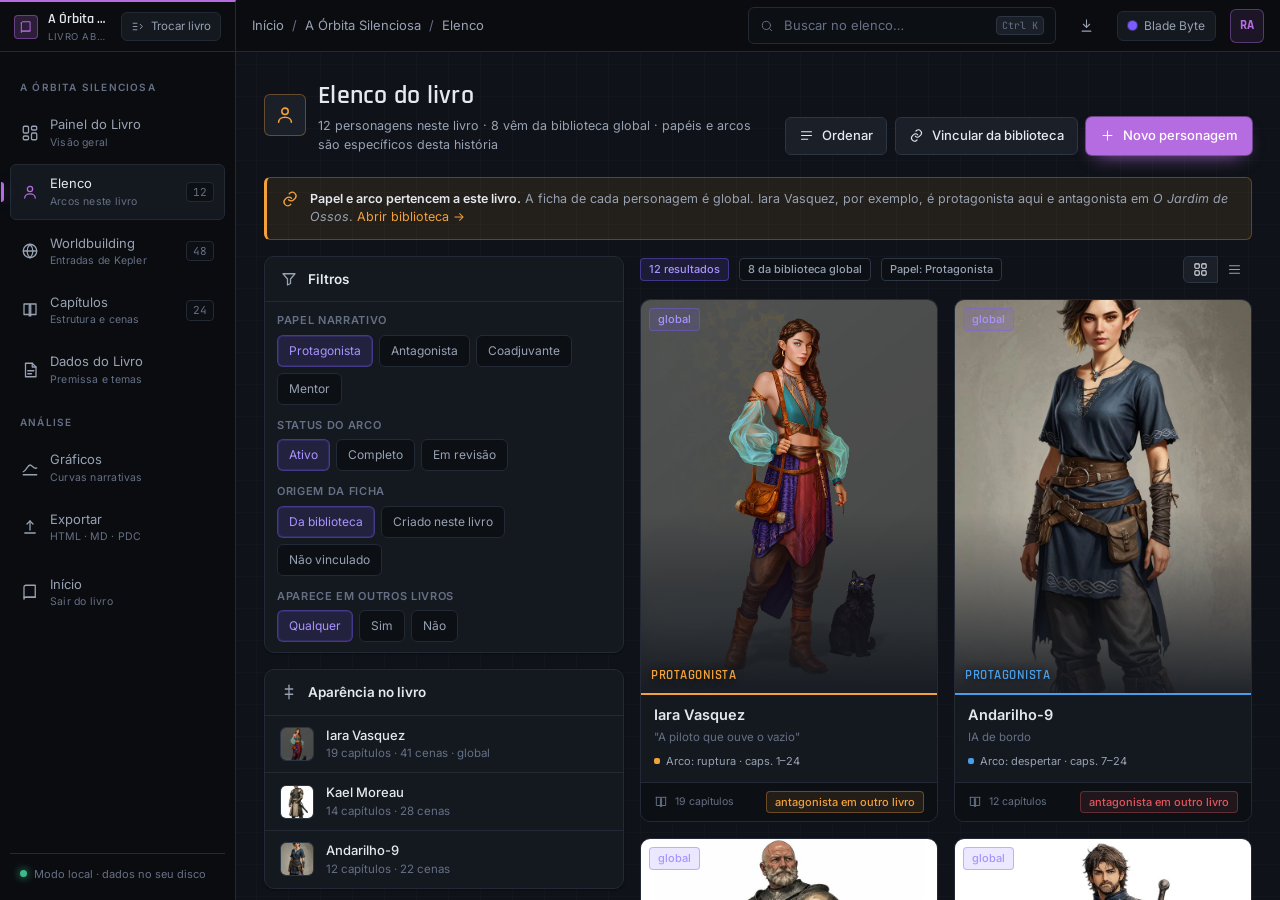
<file: prototype/personagens.html>
<!DOCTYPE html>
<html lang="pt-BR" data-theme="blade-byte">
<head>
  <meta charset="UTF-8" />
  <title>TaleCraft — Personagens</title>
  <link rel="preconnect" href="https://fonts.googleapis.com" />
  <link rel="preconnect" href="https://fonts.gstatic.com" crossorigin />
  <link href="https://fonts.googleapis.com/css2?family=Inter:wght@400;500;600;700&family=Rajdhani:wght@500;600;700&family=JetBrains+Mono:wght@400;500&family=Cinzel:wght@500;600;700&family=Alegreya:ital,wght@0,400;0,500;0,700;1,400&family=IBM+Plex+Mono:wght@400;500&display=swap" rel="stylesheet" />
  <link rel="stylesheet" href="css/talecraft.css" />
  <script src="js/tema.js"></script>
</head>
<body>
<div class="app app--book" style="--book-color:var(--accent-book)">

  <div class="bookband">
    <div class="bookband__mark">
      <svg class="icon icon-sm" viewBox="0 0 24 24"><path d="M4 5.5A2.5 2.5 0 0 1 6.5 3H19v16H6.5A2.5 2.5 0 0 0 4 21.5V5.5Z"/><path d="M4 19h15"/></svg>
    </div>
    <div class="bookband__text">
      <div class="bookband__title">A Órbita Silenciosa</div>
      <div class="bookband__sub">Livro aberto · Kepler · 62%</div>
    </div>
    <a class="bookswitch bookband__switch" href="index.html">
      <svg class="icon" viewBox="0 0 24 24"><path d="M4 6h7M4 12h7M4 18h7"/><path d="m17 8 4 4-4 4"/></svg>
      Trocar livro
    </a>
  </div>

  <header class="topbar">
    <div class="crumb">
      <a href="index.html" style="color:var(--text-muted)">Início</a>
      <span class="crumb__sep">/</span>
      <a href="livro.html" style="color:var(--text-muted)">A Órbita Silenciosa</a>
      <span class="crumb__sep">/</span>
      <span>Elenco</span>
    </div>
    <div class="topbar__spacer"></div>
    <label class="field">
      <svg class="icon icon-sm" viewBox="0 0 24 24"><circle cx="11" cy="11" r="7"/><path d="m20 20-3.5-3.5"/></svg>
      <input type="search" placeholder="Buscar no elenco…" />
      <kbd>Ctrl K</kbd>
    </label>
    <button class="btn btn--icon btn--ghost" title="Exportar" onclick="location.href='exportar.html'">
      <svg class="icon" viewBox="0 0 24 24"><path d="M12 3v12"/><path d="m7 10 5 5 5-5"/><path d="M5 21h14"/></svg>
    </button>
    <a class="themebtn" href="temas.html" title="Trocar tema">
      <span class="themebtn__dot"></span>
      <span class="themebtn__text">Tema</span>
    </a>
    <div class="avatar avatar--violet">RA</div>
  </header>

  <aside class="sidebar">
    <div class="sidebar__label">A Órbita Silenciosa</div>
    <a class="navitem" href="livro.html">
      <svg class="icon" viewBox="0 0 24 24"><rect x="3" y="3" width="7" height="9" rx="1.5"/><rect x="14" y="3" width="7" height="5" rx="1.5"/><rect x="14" y="12" width="7" height="9" rx="1.5"/><rect x="3" y="16" width="7" height="5" rx="1.5"/></svg>
      <span class="navitem__text">Painel do Livro<small>Visão geral</small></span>
    </a>
    <a class="navitem navitem--characters is-active" href="personagens.html">
      <svg class="icon" viewBox="0 0 24 24"><circle cx="12" cy="8" r="3.5"/><path d="M5 20c0-3.3 3.1-5.5 7-5.5s7 2.2 7 5.5"/></svg>
      <span class="navitem__text">Elenco<small>Arcos neste livro</small></span>
      <span class="navitem__count">12</span>
    </a>
    <a class="navitem navitem--world" href="worldbuilding.html">
      <svg class="icon" viewBox="0 0 24 24"><circle cx="12" cy="12" r="9"/><path d="M3 12h18"/><path d="M12 3c2.5 2.6 3.8 5.7 3.8 9S14.5 18.4 12 21c-2.5-2.6-3.8-5.7-3.8-9S9.5 5.6 12 3Z"/></svg>
      <span class="navitem__text">Worldbuilding<small>Entradas de Kepler</small></span>
      <span class="navitem__count">48</span>
    </a>
    <a class="navitem navitem--chapters" href="capitulos.html">
      <svg class="icon" viewBox="0 0 24 24"><path d="M4 4h7a2 2 0 0 1 2 2v14a2 2 0 0 0-2-2H4V4Z"/><path d="M20 4h-7a2 2 0 0 0-2 2v14a2 2 0 0 1 2-2h7V4Z"/></svg>
      <span class="navitem__text">Capítulos<small>Estrutura e cenas</small></span>
      <span class="navitem__count">24</span>
    </a>
    <a class="navitem navitem--book" href="dados-do-livro.html">
      <svg class="icon" viewBox="0 0 24 24"><path d="M6 3h9l5 5v13H6z"/><path d="M15 3v5h5"/><path d="M9 13h8M9 17h5"/></svg>
      <span class="navitem__text">Dados do Livro<small>Premissa e temas</small></span>
    </a>
    <div class="sidebar__label">Análise</div>
    <a class="navitem" href="graficos.html">
      <svg class="icon" viewBox="0 0 24 24"><path d="M3 17c4-1 6-9 9-9s5 6 9 4"/><path d="M3 21h18"/></svg>
      <span class="navitem__text">Gráficos<small>Curvas narrativas</small></span>
    </a>
    <a class="navitem" href="exportar.html">
      <svg class="icon" viewBox="0 0 24 24"><path d="M12 16V4"/><path d="m8 8 4-4 4 4"/><path d="M5 20h14"/></svg>
      <span class="navitem__text">Exportar<small>HTML · MD · PDC</small></span>
    </a>
    <a class="navitem" href="personagens-biblioteca.html" style="margin-top:6px">
      <svg class="icon" viewBox="0 0 24 24"><path d="M4 5.5A2.5 2.5 0 0 1 6.5 3H19v16H6.5A2.5 2.5 0 0 0 4 21.5V5.5Z"/><path d="M4 19h15"/></svg>
      <span class="navitem__text">Início<small>Sair do livro</small></span>
    </a>
    <div class="sidebar__foot">
      <span class="dot"></span>
      <span>Modo local · dados no seu disco</span>
    </div>
  </aside>

  <main class="main">

    <div class="page-head">
      <div class="page-head__title">
        <div class="page-head__emblem" style="color:var(--accent-char);border-color:rgba(242,161,59,.35)">
          <svg class="icon" viewBox="0 0 24 24"><circle cx="12" cy="8" r="3.5"/><path d="M5 20c0-3.3 3.1-5.5 7-5.5s7 2.2 7 5.5"/></svg>
        </div>
        <div class="page-head__meta">
          <h1>Elenco do livro</h1>
          <p>12 personagens neste livro · 8 vêm da biblioteca global · papéis e arcos são específicos desta história</p>
        </div>
      </div>
      <div class="page-head__actions">
        <button class="btn">
          <svg class="icon" viewBox="0 0 24 24"><path d="M4 6h16M4 12h16M4 18h10"/></svg>
          Ordenar
        </button>
        <button class="btn">
          <svg class="icon" viewBox="0 0 24 24"><path d="M10 13a5 5 0 0 0 7 0l2-2a5 5 0 0 0-7-7l-1 1"/><path d="M14 11a5 5 0 0 0-7 0l-2 2a5 5 0 0 0 7 7l1-1"/></svg>
          Vincular da biblioteca
        </button>
        <button class="btn btn--primary">
          <svg class="icon" viewBox="0 0 24 24"><path d="M12 5v14M5 12h14"/></svg>
          Novo personagem
        </button>
      </div>
    </div>

    <div class="notice notice--char" style="margin-bottom:16px">
      <svg class="icon" viewBox="0 0 24 24"><path d="M10 13a5 5 0 0 0 7 0l2-2a5 5 0 0 0-7-7l-1 1"/><path d="M14 11a5 5 0 0 0-7 0l-2 2a5 5 0 0 0 7 7l1-1"/></svg>
      <div>
        <strong>Papel e arco pertencem a este livro.</strong>
        A ficha de cada personagem é global. Iara Vasquez, por exemplo, é protagonista aqui e antagonista em <em>O Jardim de Ossos</em>. <a href="personagens-biblioteca.html" style="color:var(--accent-char)">Abrir biblioteca →</a>
      </div>
    </div>

    <div class="split">

      <!-- Filtros -->
      <aside class="stack">
        <section class="panel">
          <div class="panel__head">
            <svg class="icon" viewBox="0 0 24 24"><path d="M4 5h16l-6 7v6l-4 2v-8z"/></svg>
            <span class="panel__title">Filtros</span>
          </div>
          <div class="panel__body" style="padding:10px 12px">
            <div class="formfield" style="margin-bottom:12px">
              <label>Papel narrativo</label>
              <div class="toggle-set">
                <span class="toggle is-on">Protagonista</span>
                <span class="toggle">Antagonista</span>
                <span class="toggle">Coadjuvante</span>
                <span class="toggle">Mentor</span>
              </div>
            </div>
            <div class="formfield" style="margin-bottom:12px">
              <label>Status do arco</label>
              <div class="toggle-set">
                <span class="toggle is-on">Ativo</span>
                <span class="toggle">Completo</span>
                <span class="toggle">Em revisão</span>
              </div>
            </div>
            <div class="formfield" style="margin-bottom:12px">
              <label>Origem da ficha</label>
              <div class="toggle-set">
                <span class="toggle is-on">Da biblioteca</span>
                <span class="toggle">Criado neste livro</span>
                <span class="toggle">Não vinculado</span>
              </div>
            </div>
            <div class="formfield">
              <label>Aparece em outros livros</label>
              <div class="toggle-set">
                <span class="toggle is-on">Qualquer</span>
                <span class="toggle">Sim</span>
                <span class="toggle">Não</span>
              </div>
            </div>
          </div>
        </section>

        <section class="panel">
          <div class="panel__head">
            <svg class="icon" viewBox="0 0 24 24"><path d="M12 3v18"/><path d="M7 8h10"/><path d="M7 15h10"/></svg>
            <span class="panel__title">Aparência no livro</span>
          </div>
          <div class="panel__body panel__body--tight">
            <div class="datalist">
              <div class="dataline dataline--interactive">
                <div class="portrait portrait--xs portrait--square portrait--amber">
                  <img src="img/personagens/iara-vasquez.jpg" alt="Retrato de Iara Vasquez" />
                </div>
                <div class="dataline__main">
                  <div class="dataline__title">Iara Vasquez</div>
                  <div class="dataline__sub">19 capítulos · 41 cenas · global</div>
                </div>
              </div>
              <div class="dataline dataline--interactive">
                <div class="portrait portrait--xs portrait--square portrait--red">
                  <img src="img/personagens/kael-moreau.jpg" alt="Retrato de Kael Moreau" />
                </div>
                <div class="dataline__main">
                  <div class="dataline__title">Kael Moreau</div>
                  <div class="dataline__sub">14 capítulos · 28 cenas</div>
                </div>
              </div>
              <div class="dataline dataline--interactive">
                <div class="portrait portrait--xs portrait--square portrait--blue">
                  <img src="img/personagens/andarilho-9.jpg" alt="Retrato de Andarilho-9" />
                </div>
                <div class="dataline__main">
                  <div class="dataline__title">Andarilho-9</div>
                  <div class="dataline__sub">12 capítulos · 22 cenas</div>
                </div>
              </div>
            </div>
          </div>
        </section>
      </aside>

      <!-- Lista -->
      <div class="stack">

        <div class="row row--wrap">
          <span class="badge badge--accent">12 resultados</span>
          <span class="badge">8 da biblioteca global</span>
          <span class="badge">Papel: Protagonista</span>
          <span class="spacer"></span>
          <div class="row" style="gap:0">
            <button class="btn btn--sm" style="border-radius:var(--r-md) 0 0 var(--r-md)">
              <svg class="icon icon-sm" viewBox="0 0 24 24"><rect x="3" y="3" width="7" height="7" rx="1.5"/><rect x="14" y="3" width="7" height="7" rx="1.5"/><rect x="3" y="14" width="7" height="7" rx="1.5"/><rect x="14" y="14" width="7" height="7" rx="1.5"/></svg>
            </button>
            <button class="btn btn--sm btn--ghost" style="border-radius:0 var(--r-md) var(--r-md) 0;border-left:0">
              <svg class="icon icon-sm" viewBox="0 0 24 24"><path d="M4 6h16M4 12h16M4 18h16"/></svg>
            </button>
          </div>
        </div>

        <div class="cardgrid cardgrid--cast">

          <a class="castcard card--char" href="personagem.html">
            <div class="castcard__photo">
              <img src="img/personagens/iara-vasquez.jpg" alt="Retrato de Iara Vasquez" />
              <div class="castcard__badges">
                <span class="badge badge--accent">global</span>
              </div>
              <div class="castcard__role">Protagonista</div>
            </div>
            <div class="castcard__info">
              <div class="castcard__name">Iara Vasquez</div>
              <div class="castcard__alias">"A piloto que ouve o vazio"</div>
              <div class="castcard__arc"><span class="tick"></span> Arco: ruptura · caps. 1–24</div>
            </div>
            <div class="castcard__foot">
              <svg class="icon icon-sm" viewBox="0 0 24 24"><path d="M4 4h7a2 2 0 0 1 2 2v14a2 2 0 0 0-2-2H4V4Z"/><path d="M20 4h-7a2 2 0 0 0-2 2v14a2 2 0 0 1 2-2h7V4Z"/></svg>
              19 capítulos
              <span class="spacer"></span>
              <span class="badge badge--warn">antagonista em outro livro</span>
            </div>
          </a>

          <a class="castcard card--chap" href="personagem.html">
            <div class="castcard__photo">
              <img src="img/personagens/andarilho-9.jpg" alt="Retrato de Andarilho-9" />
              <div class="castcard__badges">
                <span class="badge badge--accent">global</span>
              </div>
              <div class="castcard__role">Protagonista</div>
            </div>
            <div class="castcard__info">
              <div class="castcard__name">Andarilho-9</div>
              <div class="castcard__alias">IA de bordo</div>
              <div class="castcard__arc"><span class="tick" style="background:var(--accent-chapter)"></span> Arco: despertar · caps. 7–24</div>
            </div>
            <div class="castcard__foot">
              <svg class="icon icon-sm" viewBox="0 0 24 24"><path d="M4 4h7a2 2 0 0 1 2 2v14a2 2 0 0 0-2-2H4V4Z"/><path d="M20 4h-7a2 2 0 0 0-2 2v14a2 2 0 0 1 2-2h7V4Z"/></svg>
              12 capítulos
              <span class="spacer"></span>
              <span class="badge badge--danger">antagonista em outro livro</span>
            </div>
          </a>

          <a class="castcard card--char" href="personagem.html" style="--card-color:var(--danger)">
            <div class="castcard__photo">
              <img src="img/personagens/kael-moreau.jpg" alt="Retrato de Kael Moreau" />
              <div class="castcard__badges">
                <span class="badge badge--accent">global</span>
              </div>
              <div class="castcard__role">Antagonista</div>
            </div>
            <div class="castcard__info">
              <div class="castcard__name">Kael Moreau</div>
              <div class="castcard__alias">Comando da estação</div>
              <div class="castcard__arc"><span class="tick" style="background:var(--danger)"></span> Arco: queda · caps. 3–19</div>
            </div>
            <div class="castcard__foot">
              <svg class="icon icon-sm" viewBox="0 0 24 24"><path d="M4 4h7a2 2 0 0 1 2 2v14a2 2 0 0 0-2-2H4V4Z"/><path d="M20 4h-7a2 2 0 0 0-2 2v14a2 2 0 0 1 2-2h7V4Z"/></svg>
              14 capítulos
              <span class="spacer"></span>
              <span class="badge badge--danger">morre no cap. 19</span>
            </div>
          </a>

          <a class="castcard card--world" href="personagem.html">
            <div class="castcard__photo">
              <img src="img/personagens/sena-myr.jpg" alt="Retrato de Sena Myr" />
              <div class="castcard__badges">
                <span class="badge badge--accent">global</span>
              </div>
              <div class="castcard__role">Mentor</div>
            </div>
            <div class="castcard__info">
              <div class="castcard__name">Sena Myr</div>
              <div class="castcard__alias">Engenheira-chefe</div>
              <div class="castcard__arc"><span class="tick" style="background:var(--accent-world)"></span> Arco: sacrifício · caps. 1–17</div>
            </div>
            <div class="castcard__foot">
              <svg class="icon icon-sm" viewBox="0 0 24 24"><path d="M4 4h7a2 2 0 0 1 2 2v14a2 2 0 0 0-2-2H4V4Z"/><path d="M20 4h-7a2 2 0 0 0-2 2v14a2 2 0 0 1 2-2h7V4Z"/></svg>
              9 capítulos
              <span class="spacer"></span>
              <span class="badge">só neste livro</span>
            </div>
          </a>

          <a class="castcard card--book" href="personagem.html">
            <div class="castcard__photo">
              <img src="img/personagens/tomas-leal.jpg" alt="Retrato de Tomas Leal" />
              <div class="castcard__badges">
                <span class="badge badge--accent">global</span>
              </div>
              <div class="castcard__role">Coadjuvante</div>
            </div>
            <div class="castcard__info">
              <div class="castcard__name">Tomas Leal</div>
              <div class="castcard__alias">Operador de rádio</div>
              <div class="castcard__arc"><span class="tick" style="background:var(--accent-book)"></span> Arco: lealdade</div>
            </div>
            <div class="castcard__foot">
              <svg class="icon icon-sm" viewBox="0 0 24 24"><path d="M4 4h7a2 2 0 0 1 2 2v14a2 2 0 0 0-2-2H4V4Z"/><path d="M20 4h-7a2 2 0 0 0-2 2v14a2 2 0 0 1 2-2h7V4Z"/></svg>
              11 capítulos
              <span class="spacer"></span>
              <span class="badge badge--warn">sem vínculos</span>
            </div>
          </a>

          <a class="castcard card--char" href="personagem.html" style="--card-color:var(--text-dim)">
            <div class="castcard__photo">
              <img src="img/personagens/nadia-ferrer.jpg" alt="Retrato de Nadia Ferrer" />
              <div class="castcard__badges">
                <span class="badge badge--accent">global</span>
              </div>
              <div class="castcard__role">Coadjuvante</div>
            </div>
            <div class="castcard__info">
              <div class="castcard__name">Nadia Ferrer</div>
              <div class="castcard__alias">Médica de bordo</div>
              <div class="castcard__arc"><span class="tick" style="background:var(--text-dim)"></span> Arco: a definir</div>
            </div>
            <div class="castcard__foot">
              <svg class="icon icon-sm" viewBox="0 0 24 24"><path d="M4 4h7a2 2 0 0 1 2 2v14a2 2 0 0 0-2-2H4V4Z"/><path d="M20 4h-7a2 2 0 0 0-2 2v14a2 2 0 0 1 2-2h7V4Z"/></svg>
              2 capítulos
              <span class="spacer"></span>
              <span class="badge badge--warn">arco incompleto</span>
            </div>
          </a>

          <a class="castcard card--world" href="personagem.html">
            <div class="castcard__photo">
              <img src="img/personagens/mira-vahl.jpg" alt="Retrato de Mira Vahl" />
              <div class="castcard__badges">
                <span class="badge badge--accent">global</span>
              </div>
              <div class="castcard__role">Figurante</div>
            </div>
            <div class="castcard__info">
              <div class="castcard__name">Mira Vahl</div>
              <div class="castcard__alias">Mercadora de relíquias</div>
              <div class="castcard__arc"><span class="tick" style="background:var(--accent-world)"></span> Apenas mencionada</div>
            </div>
            <div class="castcard__foot">
              <svg class="icon icon-sm" viewBox="0 0 24 24"><path d="M4 4h7a2 2 0 0 1 2 2v14a2 2 0 0 0-2-2H4V4Z"/><path d="M20 4h-7a2 2 0 0 0-2 2v14a2 2 0 0 1 2-2h7V4Z"/></svg>
              0 capítulos
              <span class="spacer"></span>
              <span class="badge">3 livros</span>
            </div>
          </a>

          <a class="castcard card--book" href="personagem.html">
            <div class="castcard__photo">
              <img src="img/personagens/dariel-okonkwo.jpg" alt="Retrato de Dariel Okonkwo" />
              <div class="castcard__badges">
                <span class="badge badge--accent">global</span>
              </div>
              <div class="castcard__role">Coadjuvante</div>
            </div>
            <div class="castcard__info">
              <div class="castcard__name">Dariel Okonkwo</div>
              <div class="castcard__alias">Navegador de deriva</div>
              <div class="castcard__arc"><span class="tick" style="background:var(--accent-book)"></span> Arco: resgate</div>
            </div>
            <div class="castcard__foot">
              <svg class="icon icon-sm" viewBox="0 0 24 24"><path d="M4 4h7a2 2 0 0 1 2 2v14a2 2 0 0 0-2-2H4V4Z"/><path d="M20 4h-7a2 2 0 0 0-2 2v14a2 2 0 0 1 2-2h7V4Z"/></svg>
              6 capítulos
              <span class="spacer"></span>
              <span class="badge">2 livros</span>
            </div>
          </a>

          <a class="castcard castcard--add" href="personagem.html">
            <svg class="icon" viewBox="0 0 24 24"><path d="M10 13a5 5 0 0 0 7 0l2-2a5 5 0 0 0-7-7l-1 1"/><path d="M14 11a5 5 0 0 0-7 0l-2 2a5 5 0 0 0 7 7l1-1"/></svg>
            <strong style="font-size:13px;font-weight:500">Vincular personagem</strong>
            <span style="font-size:11.5px;text-align:center;padding:0 14px">Traga uma ficha da biblioteca e defina papel e arco neste livro.</span>
          </a>

        </div>

        <!-- Detalhe do arco neste livro -->
        <section class="panel panel--accent-char">
          <div class="panel__head">
            <div class="portrait portrait--xs portrait--square portrait--amber">
              <img src="img/personagens/iara-vasquez.jpg" alt="Retrato de Iara Vasquez" />
            </div>
            <span class="panel__title">Iara Vasquez — arco neste livro</span>
            <span class="badge badge--accent">dados locais</span>
            <div class="panel__tools">
              <a class="btn btn--sm btn--ghost" href="personagem.html">Abrir ficha global</a>
              <button class="btn btn--sm">Editar</button>
            </div>
          </div>
          <div class="tabs">
            <div class="tab is-active">Arco aqui</div>
            <div class="tab">Relações locais</div>
            <div class="tab">Aparições</div>
            <div class="tab">Notas do autor</div>
          </div>
          <div class="panel__body">
            <div class="notice notice--char" style="margin-bottom:16px">
              <svg class="icon" viewBox="0 0 24 24"><path d="M10 13a5 5 0 0 0 7 0l2-2a5 5 0 0 0-7-7l-1 1"/><path d="M14 11a5 5 0 0 0-7 0l-2 2a5 5 0 0 0 7 7l1-1"/></svg>
              <div>
                Nome, biografia e traços vivem na <a href="personagem.html" style="color:var(--accent-char)">ficha global</a> e valem para os 3 livros.
                Os campos abaixo pertencem só a <strong>A Órbita Silenciosa</strong>.
              </div>
            </div>
            <div class="formgrid">
              <div class="formfield">
                <label>Papel neste livro</label>
                <select class="select"><option>Protagonista</option><option>Antagonista</option><option>Mentor</option><option>Coadjuvante</option><option>Figurante</option></select>
              </div>
              <div class="formfield">
                <label>Nome do arco</label>
                <input class="input" value="Ruptura" />
              </div>
              <div class="formfield">
                <label>Capítulo inicial</label>
                <input class="input" value="1" />
              </div>
              <div class="formfield">
                <label>Capítulo final</label>
                <input class="input" value="24" />
              </div>
              <div class="formfield span-2">
                <label>Motivação neste livro</label>
                <textarea class="textarea">Provar ao comando — e a si mesma — que a decisão de cortar o suporte de vida foi a única possível. Aqui a culpa é o motor da ação.</textarea>
              </div>
              <div class="formfield span-2">
                <label>Conflito interno neste livro</label>
                <textarea class="textarea" style="min-height:70px">Entrega o registro de queima ao Consórcio ou protege o Andarilho-9, a única testemunha do que ela fez?</textarea>
              </div>
              <div class="formfield">
                <label>Status do arco</label>
                <select class="select"><option>Ativo</option><option>Completo</option><option>Em revisão</option></select>
              </div>
              <div class="formfield">
                <label>Curva</label>
                <input class="input" value="Ascendente (+0.8)" />
              </div>
            </div>
            <div class="stack" style="gap:6px;margin-top:16px">
              <div class="row">
                <span style="font-size:11.5px;color:var(--text-dim)">Influência nos capítulos</span>
                <span class="spacer"></span>
                <span class="badge badge--ok">POV em 13 de 24</span>
              </div>
              <div class="progress"><div class="progress__fill" style="--pct:54%;background:linear-gradient(90deg,var(--accent-char),#f7c477)"></div></div>
            </div>
          </div>
        </section>

      </div>
    </div>
  </main>
</div>
</body>
</html>
</file>
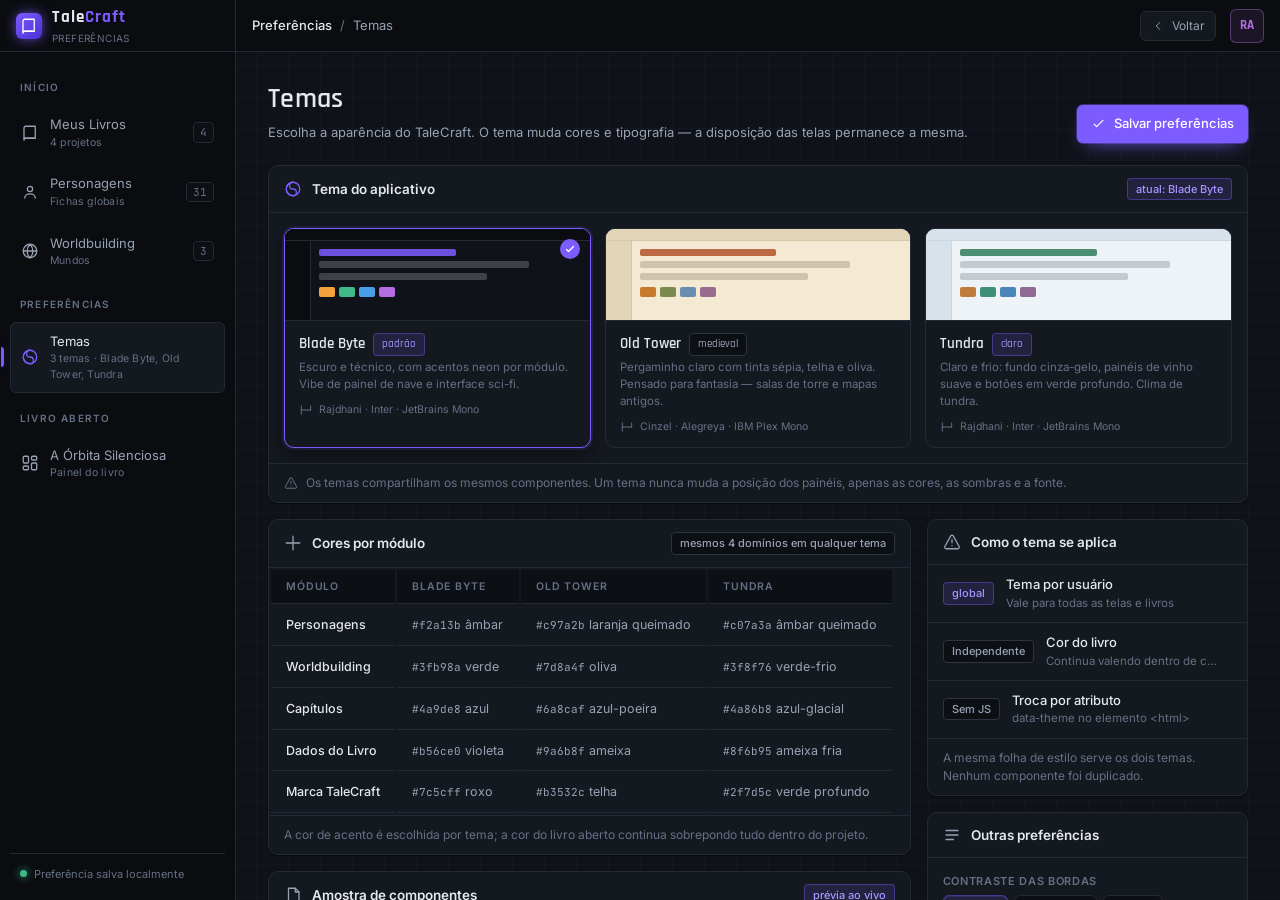
<file: prototype/temas.html>
<!DOCTYPE html>
<html lang="pt-BR" data-theme="blade-byte">
<head>
  <meta charset="UTF-8" />
  <title>TaleCraft — Temas</title>
  <link rel="preconnect" href="https://fonts.googleapis.com" />
  <link rel="preconnect" href="https://fonts.gstatic.com" crossorigin />
  <link href="https://fonts.googleapis.com/css2?family=Inter:wght@400;500;600;700&family=Rajdhani:wght@500;600;700&family=JetBrains+Mono:wght@400;500&family=Cinzel:wght@500;600;700&family=Alegreya:ital,wght@0,400;0,500;0,700;1,400&family=IBM+Plex+Mono:wght@400;500&display=swap" rel="stylesheet" />
  <link rel="stylesheet" href="css/talecraft.css" />
  <script src="js/tema.js"></script>
</head>
<body>
<div class="app">

  <a class="brandlink" href="index.html" title="Ir para o Início">
    <div class="brand">
      <div class="brand__mark">
        <svg class="icon" viewBox="0 0 24 24"><path d="M4 5.5A2.5 2.5 0 0 1 6.5 3H19v16H6.5A2.5 2.5 0 0 0 4 21.5V5.5Z"/><path d="M4 19h15"/></svg>
      </div>
      <div>
          <div class="brand__name">Tale<span>Craft</span></div>
        <span class="brand__book">Preferências</span>
      </div>
    </div>
  </a>

  <header class="topbar">
    <div class="crumb">
      <strong>Preferências</strong>
      <span class="crumb__sep">/</span>
      <span>Temas</span>
    </div>
    <div class="topbar__spacer"></div>
    <a class="themebtn" href="index.html" onclick="history.back(); return false;" title="Voltar">
      <svg class="icon" viewBox="0 0 24 24"><path d="m15 18-6-6 6-6"/></svg>
      Voltar
    </a>
    <div class="avatar avatar--violet">RA</div>
  </header>

  <aside class="sidebar">
    <div class="sidebar__label">Início</div>
    <a class="navitem" href="index.html">
      <svg class="icon" viewBox="0 0 24 24"><path d="M4 5.5A2.5 2.5 0 0 1 6.5 3H19v16H6.5A2.5 2.5 0 0 0 4 21.5V5.5Z"/><path d="M4 19h15"/></svg>
      <span class="navitem__text">Meus Livros<small>4 projetos</small></span>
      <span class="navitem__count">4</span>
    </a>
    <a class="navitem navitem--characters" href="personagens-biblioteca.html">
      <svg class="icon" viewBox="0 0 24 24"><circle cx="12" cy="8" r="3.5"/><path d="M5 20c0-3.3 3.1-5.5 7-5.5s7 2.2 7 5.5"/></svg>
      <span class="navitem__text">Personagens<small>Fichas globais</small></span>
      <span class="navitem__count">31</span>
    </a>
    <a class="navitem navitem--world" href="mundos.html">
      <svg class="icon" viewBox="0 0 24 24"><circle cx="12" cy="12" r="9"/><path d="M3 12h18"/><path d="M12 3c2.5 2.6 3.8 5.7 3.8 9S14.5 18.4 12 21c-2.5-2.6-3.8-5.7-3.8-9S9.5 5.6 12 3Z"/></svg>
      <span class="navitem__text">Worldbuilding<small>Mundos</small></span>
      <span class="navitem__count">3</span>
    </a>

    <div class="sidebar__label">Preferências</div>
    <a class="navitem is-active" href="temas.html">
      <svg class="icon" viewBox="0 0 24 24"><circle cx="12" cy="12" r="9"/><path d="M12 3a9 9 0 0 0 0 18 4.5 4.5 0 0 0 0-9 4.5 4.5 0 0 1 0-9Z"/></svg>
      <span class="navitem__text">Temas<small>3 temas · Blade Byte, Old Tower, Tundra</small></span>
    </a>

    <div class="sidebar__label">Livro aberto</div>
    <a class="navitem navitem--book" href="livro.html">
      <svg class="icon" viewBox="0 0 24 24"><rect x="3" y="3" width="7" height="9" rx="1.5"/><rect x="14" y="3" width="7" height="5" rx="1.5"/><rect x="14" y="12" width="7" height="9" rx="1.5"/><rect x="3" y="16" width="7" height="5" rx="1.5"/></svg>
      <span class="navitem__text">A Órbita Silenciosa<small>Painel do livro</small></span>
    </a>

    <div class="sidebar__foot">
      <span class="dot"></span>
      <span>Preferência salva localmente</span>
    </div>
  </aside>

  <main class="main main--wide">

    <div class="roothead">
      <div style="flex:1">
        <h1>Temas</h1>
        <p>Escolha a aparência do TaleCraft. O tema muda cores e tipografia — a disposição das telas permanece a mesma.</p>
      </div>
      <button class="btn btn--primary">
        <svg class="icon" viewBox="0 0 24 24"><path d="M5 13l4 4L19 7"/></svg>
        Salvar preferências
      </button>
    </div>

    <section class="panel" style="margin-bottom:16px">
      <div class="panel__head panel__head--accent">
        <svg class="icon" viewBox="0 0 24 24"><circle cx="12" cy="12" r="9"/><path d="M12 3a9 9 0 0 0 0 18 4.5 4.5 0 0 0 0-9 4.5 4.5 0 0 1 0-9Z"/></svg>
        <span class="panel__title">Tema do aplicativo</span>
        <span class="spacer"></span>
        <span class="badge badge--accent" id="temaAtual">atual: Blade Byte</span>
      </div>
      <div class="panel__body">
        <div class="themegrid">

          <!-- Blade Byte -->
          <a class="themecard is-selected" href="?tema=blade-byte" data-tema-opcao="blade-byte" role="radio" aria-checked="true">
            <span class="themecard__check">
              <svg class="icon" viewBox="0 0 24 24"><path d="M5 13l4 4L19 7"/></svg>
            </span>
            <div class="themepreview" style="background:#0f1218;color:#e4e8ef">
              <div class="themepreview__bar" style="background:#0a0c10;border-bottom:1px solid #232a35"></div>
              <div class="themepreview__side" style="background:#0a0c10;border-right:1px solid #232a35"></div>
              <div class="themepreview__main">
                <div class="themepreview__row themepreview__row--accent" style="width:52%;background:#7c5cff"></div>
                <div class="themepreview__row" style="width:80%"></div>
                <div class="themepreview__row" style="width:64%"></div>
                <div class="themepreview__chips">
                  <i style="background:#f2a13b"></i><i style="background:#3fb98a"></i>
                  <i style="background:#4a9de8"></i><i style="background:#b56ce0"></i>
                </div>
              </div>
            </div>
            <div class="themecard__body">
              <div class="themecard__title">
                Blade Byte
                <span class="badge badge--accent">padrão</span>
              </div>
              <div class="themecard__desc">Escuro e técnico, com acentos neon por módulo. Vibe de painel de nave e interface sci-fi.</div>
              <div class="themecard__meta">
                <svg class="icon icon-sm" viewBox="0 0 24 24"><path d="M4 19V5M20 12V5M4 12h16"/></svg>
                Rajdhani · Inter · JetBrains Mono
              </div>
            </div>
          </a>

          <!-- Old Tower -->
          <a class="themecard" href="?tema=old-tower" data-tema-opcao="old-tower" role="radio" aria-checked="false">
            <span class="themecard__check">
              <svg class="icon" viewBox="0 0 24 24"><path d="M5 13l4 4L19 7"/></svg>
            </span>
            <div class="themepreview" style="background:#f4ead4;color:#4a3826">
              <div class="themepreview__bar" style="background:#e3d5b8;border-bottom:1px solid #d8c8a8"></div>
              <div class="themepreview__side" style="background:#e3d5b8;border-right:1px solid #d8c8a8"></div>
              <div class="themepreview__main">
                <div class="themepreview__row themepreview__row--accent" style="width:52%;background:#b3532c"></div>
                <div class="themepreview__row" style="width:80%"></div>
                <div class="themepreview__row" style="width:64%"></div>
                <div class="themepreview__chips">
                  <i style="background:#c97a2b"></i><i style="background:#7d8a4f"></i>
                  <i style="background:#6a8caf"></i><i style="background:#9a6b8f"></i>
                </div>
              </div>
            </div>
            <div class="themecard__body">
              <div class="themecard__title">
                Old Tower
                <span class="badge">medieval</span>
              </div>
              <div class="themecard__desc">Pergaminho claro com tinta sépia, telha e oliva. Pensado para fantasia — salas de torre e mapas antigos.</div>
              <div class="themecard__meta">
                <svg class="icon icon-sm" viewBox="0 0 24 24"><path d="M4 19V5M20 12V5M4 12h16"/></svg>
                Cinzel · Alegreya · IBM Plex Mono
              </div>
            </div>
          </a>

          <!-- Tundra -->
          <a class="themecard" href="?tema=tundra" data-tema-opcao="tundra" role="radio" aria-checked="false">
            <span class="themecard__check">
              <svg class="icon" viewBox="0 0 24 24"><path d="M5 13l4 4L19 7"/></svg>
            </span>
            <div class="themepreview" style="background:#eef3f7;color:#2b3a45">
              <div class="themepreview__bar" style="background:#d8e2ea;border-bottom:1px solid #ccd7e0"></div>
              <div class="themepreview__side" style="background:#d8e2ea;border-right:1px solid #ccd7e0"></div>
              <div class="themepreview__main">
                <div class="themepreview__row themepreview__row--accent" style="width:52%;background:#2f7d5c"></div>
                <div class="themepreview__row" style="width:80%"></div>
                <div class="themepreview__row" style="width:64%"></div>
                <div class="themepreview__chips">
                  <i style="background:#c07a3a"></i><i style="background:#3f8f76"></i>
                  <i style="background:#4a86b8"></i><i style="background:#8f6b95"></i>
                </div>
              </div>
            </div>
            <div class="themecard__body">
              <div class="themecard__title">
                Tundra
                <span class="badge badge--accent">claro</span>
              </div>
              <div class="themecard__desc">Claro e frio: fundo cinza-gelo, painéis de vinho suave e botões em verde profundo. Clima de tundra.</div>
              <div class="themecard__meta">
                <svg class="icon icon-sm" viewBox="0 0 24 24"><path d="M4 19V5M20 12V5M4 12h16"/></svg>
                Rajdhani · Inter · JetBrains Mono
              </div>
            </div>
          </a>

        </div>
      </div>
      <div class="panel__foot">
        <svg class="icon icon-sm" viewBox="0 0 24 24"><path d="M12 9v4M12 17h.01"/><path d="M10.3 3.9 2.5 18a2 2 0 0 0 1.7 3h15.6a2 2 0 0 0 1.7-3L13.7 3.9a2 2 0 0 0-3.4 0Z"/></svg>
        <span>Os temas compartilham os mesmos componentes. Um tema nunca muda a posição dos painéis, apenas as cores, as sombras e a fonte.</span>
      </div>
    </section>

    <div class="grid grid--dash">

      <div class="stack">

        <section class="panel">
          <div class="panel__head">
            <svg class="icon" viewBox="0 0 24 24"><path d="M12 3v18M3 12h18"/></svg>
            <span class="panel__title">Cores por módulo</span>
            <span class="spacer"></span>
            <span class="badge">mesmos 4 domínios em qualquer tema</span>
          </div>
          <div class="panel__body panel__body--tight">
            <div class="table" style="border:0">
              <table>
                <thead>
                  <tr>
                    <th>Módulo</th>
                    <th>Blade Byte</th>
                    <th>Old Tower</th>
                    <th>Tundra</th>
                  </tr>
                </thead>
                <tbody>
                  <tr>
                    <td><span class="dot" style="background:var(--accent-char);box-shadow:0 0 8px var(--accent-char)"></span> Personagens</td>
                    <td><code style="font-family:var(--font-mono);font-size:11px">#f2a13b</code> âmbar</td>
                    <td><code style="font-family:var(--font-mono);font-size:11px">#c97a2b</code> laranja queimado</td>
                    <td><code style="font-family:var(--font-mono);font-size:11px">#c07a3a</code> âmbar queimado</td>
                  </tr>
                  <tr>
                    <td><span class="dot" style="background:var(--accent-world);box-shadow:0 0 8px var(--accent-world)"></span> Worldbuilding</td>
                    <td><code style="font-family:var(--font-mono);font-size:11px">#3fb98a</code> verde</td>
                    <td><code style="font-family:var(--font-mono);font-size:11px">#7d8a4f</code> oliva</td>
                    <td><code style="font-family:var(--font-mono);font-size:11px">#3f8f76</code> verde-frio</td>
                  </tr>
                  <tr>
                    <td><span class="dot" style="background:var(--accent-chapter);box-shadow:0 0 8px var(--accent-chapter)"></span> Capítulos</td>
                    <td><code style="font-family:var(--font-mono);font-size:11px">#4a9de8</code> azul</td>
                    <td><code style="font-family:var(--font-mono);font-size:11px">#6a8caf</code> azul-poeira</td>
                    <td><code style="font-family:var(--font-mono);font-size:11px">#4a86b8</code> azul-glacial</td>
                  </tr>
                  <tr>
                    <td><span class="dot" style="background:var(--accent-book);box-shadow:0 0 8px var(--accent-book)"></span> Dados do Livro</td>
                    <td><code style="font-family:var(--font-mono);font-size:11px">#b56ce0</code> violeta</td>
                    <td><code style="font-family:var(--font-mono);font-size:11px">#9a6b8f</code> ameixa</td>
                    <td><code style="font-family:var(--font-mono);font-size:11px">#8f6b95</code> ameixa fria</td>
                  </tr>
                  <tr>
                    <td><span class="dot" style="background:var(--accent);box-shadow:0 0 8px var(--accent)"></span> Marca TaleCraft</td>
                    <td><code style="font-family:var(--font-mono);font-size:11px">#7c5cff</code> roxo</td>
                    <td><code style="font-family:var(--font-mono);font-size:11px">#b3532c</code> telha</td>
                    <td><code style="font-family:var(--font-mono);font-size:11px">#2f7d5c</code> verde profundo</td>
                  </tr>
                </tbody>
              </table>
            </div>
          </div>
          <div class="panel__foot">
            <span>A cor de acento é escolhida por tema; a cor do livro aberto continua sobrepondo tudo dentro do projeto.</span>
          </div>
        </section>

        <section class="panel">
          <div class="panel__head">
            <svg class="icon" viewBox="0 0 24 24"><path d="M6 3h9l5 5v13H6z"/><path d="M15 3v5h5"/></svg>
            <span class="panel__title">Amostra de componentes</span>
            <span class="spacer"></span>
            <span class="badge badge--accent">prévia ao vivo</span>
          </div>
          <div class="panel__body">
            <div class="row row--wrap" style="gap:8px;margin-bottom:14px">
              <button class="btn btn--primary">Botão primário</button>
              <button class="btn">Botão neutro</button>
              <button class="btn btn--ghost">Discreto</button>
              <span class="badge badge--accent">selo</span>
              <span class="badge badge--ok">ok</span>
              <span class="badge badge--warn">atenção</span>
              <span class="badge badge--danger">perigo</span>
            </div>

            <div class="formgrid" style="margin-bottom:14px">
              <div class="formfield">
                <label>Nome do capítulo</label>
                <input class="input" value="O eco do reator" />
              </div>
              <div class="formfield">
                <label>Status</label>
                <select class="select"><option>Em revisão</option><option>Finalizado</option><option>Esboço</option></select>
              </div>
            </div>

            <div class="grid grid--4" style="margin-bottom:14px">
              <div class="metric metric--char">
                <div class="metric__icon">
                  <svg class="icon" viewBox="0 0 24 24"><circle cx="12" cy="8" r="3.5"/><path d="M5 20c0-3.3 3.1-5.5 7-5.5s7 2.2 7 5.5"/></svg>
                </div>
                <div><div class="metric__value">12</div><div class="metric__label">Elenco</div></div>
              </div>
              <div class="metric metric--world">
                <div class="metric__icon">
                  <svg class="icon" viewBox="0 0 24 24"><circle cx="12" cy="12" r="9"/><path d="M3 12h18"/></svg>
                </div>
                <div><div class="metric__value">48</div><div class="metric__label">Mundo</div></div>
              </div>
              <div class="metric metric--chap">
                <div class="metric__icon">
                  <svg class="icon" viewBox="0 0 24 24"><path d="M4 4h7a2 2 0 0 1 2 2v14a2 2 0 0 0-2-2H4V4Z"/></svg>
                </div>
                <div><div class="metric__value">24</div><div class="metric__label">Capítulos</div></div>
              </div>
              <div class="metric metric--book">
                <div class="metric__icon">
                  <svg class="icon" viewBox="0 0 24 24"><path d="M6 3h9l5 5v13H6z"/></svg>
                </div>
                <div><div class="metric__value">62%</div><div class="metric__label">Planejado</div></div>
              </div>
            </div>

            <div class="stack" style="gap:6px">
              <div class="row"><span style="font-size:11.5px;color:var(--text-dim)">Progresso do ato II</span><span class="spacer"></span><span class="badge badge--warn">50%</span></div>
              <div class="progress"><div class="progress__fill" style="--pct:50%"></div></div>
            </div>
          </div>
        </section>

      </div>

      <div class="stack">

        <section class="panel">
          <div class="panel__head">
            <svg class="icon" viewBox="0 0 24 24"><path d="M12 9v4M12 17h.01"/><path d="M10.3 3.9 2.5 18a2 2 0 0 0 1.7 3h15.6a2 2 0 0 0 1.7-3L13.7 3.9a2 2 0 0 0-3.4 0Z"/></svg>
            <span class="panel__title">Como o tema se aplica</span>
          </div>
          <div class="panel__body panel__body--tight">
            <div class="datalist">
              <div class="dataline">
                <span class="badge badge--accent">global</span>
                <div class="dataline__main">
                  <div class="dataline__title">Tema por usuário</div>
                  <div class="dataline__sub">Vale para todas as telas e livros</div>
                </div>
              </div>
              <div class="dataline">
                <span class="badge">Independente</span>
                <div class="dataline__main">
                  <div class="dataline__title">Cor do livro</div>
                  <div class="dataline__sub">Continua valendo dentro de cada projeto</div>
                </div>
              </div>
              <div class="dataline">
                <span class="badge">Sem JS</span>
                <div class="dataline__main">
                  <div class="dataline__title">Troca por atributo</div>
                  <div class="dataline__sub">data-theme no elemento &lt;html&gt;</div>
                </div>
              </div>
            </div>
          </div>
          <div class="panel__foot">
            <span>A mesma folha de estilo serve os dois temas. Nenhum componente foi duplicado.</span>
          </div>
        </section>

        <section class="panel">
          <div class="panel__head">
            <svg class="icon" viewBox="0 0 24 24"><path d="M4 6h16M4 12h16M4 18h10"/></svg>
            <span class="panel__title">Outras preferências</span>
          </div>
          <div class="panel__body">
            <div class="formfield" style="margin-bottom:14px">
              <label>Contraste das bordas</label>
              <div class="toggle-set">
                <span class="toggle is-on">Padrão</span>
                <span class="toggle">Reforçado</span>
                <span class="toggle">Suave</span>
              </div>
            </div>
            <div class="formfield" style="margin-bottom:14px">
              <label>Densidade</label>
              <div class="toggle-set">
                <span class="toggle is-on">Confortável</span>
                <span class="toggle">Compacta</span>
              </div>
            </div>
            <div class="formfield">
              <label>Textura de fundo</label>
              <div class="toggle-set">
                <span class="toggle is-on">Ligada</span>
                <span class="toggle">Desligada</span>
              </div>
            </div>
          </div>
          <div class="panel__foot">
            <svg class="icon icon-sm" viewBox="0 0 24 24"><rect x="3" y="11" width="18" height="10" rx="2"/><path d="M7 11V7a5 5 0 0 1 10 0v4"/></svg>
            <span>Preferências visuais não afetam os dados do planejamento.</span>
          </div>
        </section>

      </div>
    </div>

  </main>
</div>
</body>
</html>
</file>
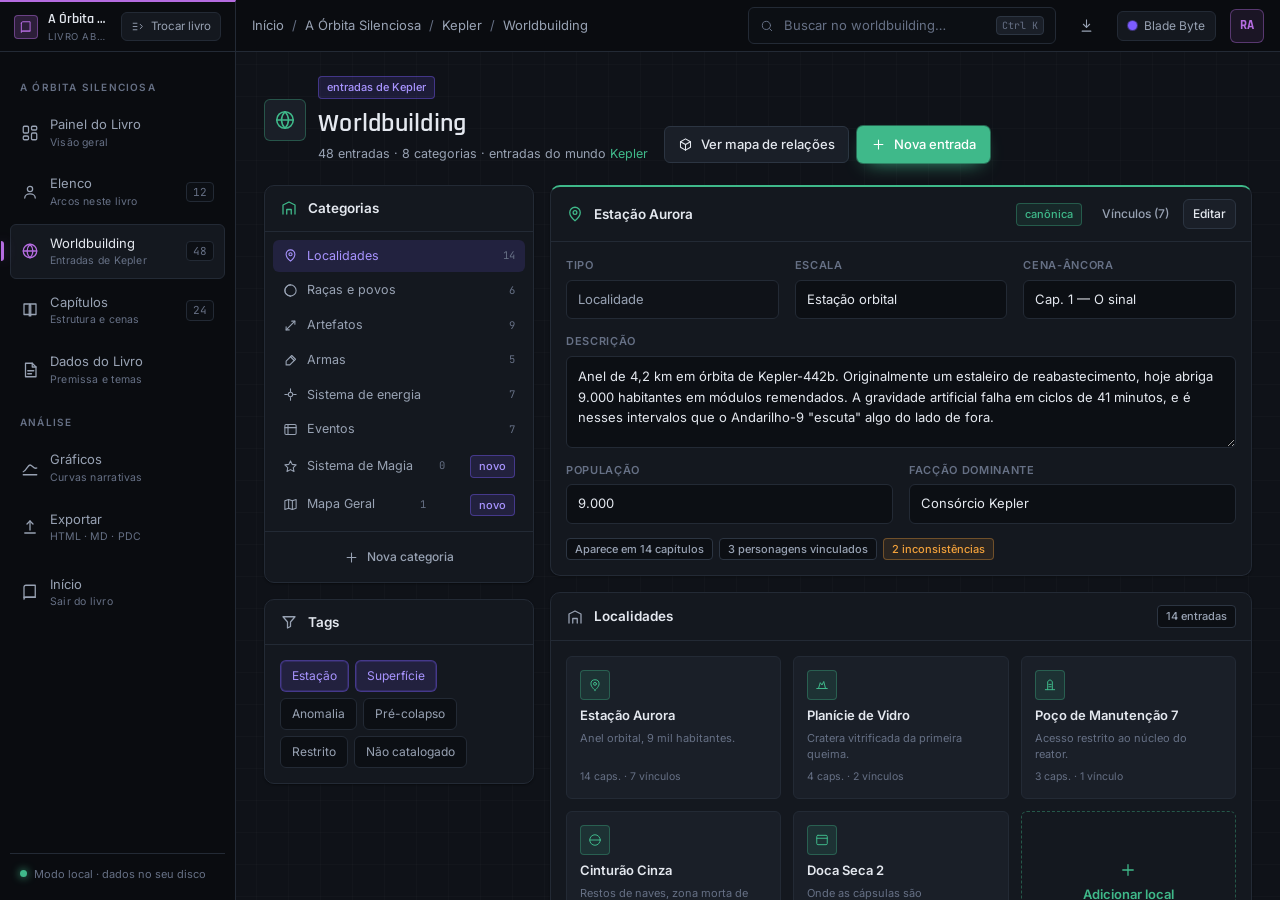
<file: prototype/worldbuilding.html>
<!DOCTYPE html>
<html lang="pt-BR" data-theme="blade-byte">
<head>
  <meta charset="UTF-8" />
  <title>TaleCraft — Worldbuilding</title>
  <link rel="preconnect" href="https://fonts.googleapis.com" />
  <link rel="preconnect" href="https://fonts.gstatic.com" crossorigin />
  <link href="https://fonts.googleapis.com/css2?family=Inter:wght@400;500;600;700&family=Rajdhani:wght@500;600;700&family=JetBrains+Mono:wght@400;500&family=Cinzel:wght@500;600;700&family=Alegreya:ital,wght@0,400;0,500;0,700;1,400&family=IBM+Plex+Mono:wght@400;500&display=swap" rel="stylesheet" />
  <link rel="stylesheet" href="css/talecraft.css" />
  <script src="js/tema.js"></script>
</head>
<body>
<div class="app app--book" style="--book-color:var(--accent-book)">

  <div class="bookband">
    <div class="bookband__mark">
      <svg class="icon icon-sm" viewBox="0 0 24 24"><path d="M4 5.5A2.5 2.5 0 0 1 6.5 3H19v16H6.5A2.5 2.5 0 0 0 4 21.5V5.5Z"/><path d="M4 19h15"/></svg>
    </div>
    <div class="bookband__text">
      <div class="bookband__title">A Órbita Silenciosa</div>
      <div class="bookband__sub">Livro aberto · Kepler · 62%</div>
    </div>
    <a class="bookswitch bookband__switch" href="index.html">
      <svg class="icon" viewBox="0 0 24 24"><path d="M4 6h7M4 12h7M4 18h7"/><path d="m17 8 4 4-4 4"/></svg>
      Trocar livro
    </a>
  </div>

  <header class="topbar">
    <div class="crumb">
      <a href="index.html" style="color:var(--text-muted)">Início</a>
      <span class="crumb__sep">/</span>
      <a href="livro.html" style="color:var(--text-muted)">A Órbita Silenciosa</a>
      <span class="crumb__sep">/</span>
      <a href="mundo-kepler.html" style="color:var(--text-muted)">Kepler</a>
      <span class="crumb__sep">/</span>
      <span>Worldbuilding</span>
    </div>
    <div class="topbar__spacer"></div>
    <label class="field">
      <svg class="icon icon-sm" viewBox="0 0 24 24"><circle cx="11" cy="11" r="7"/><path d="m20 20-3.5-3.5"/></svg>
      <input type="search" placeholder="Buscar no worldbuilding…" />
      <kbd>Ctrl K</kbd>
    </label>
    <button class="btn btn--icon btn--ghost" title="Exportar" onclick="location.href='exportar.html'">
      <svg class="icon" viewBox="0 0 24 24"><path d="M12 3v12"/><path d="m7 10 5 5 5-5"/><path d="M5 21h14"/></svg>
    </button>
    <a class="themebtn" href="temas.html" title="Trocar tema">
      <span class="themebtn__dot"></span>
      <span class="themebtn__text">Tema</span>
    </a>
    <div class="avatar avatar--violet">RA</div>
  </header>

  <aside class="sidebar">
    <div class="sidebar__label">A Órbita Silenciosa</div>
    <a class="navitem" href="livro.html">
      <svg class="icon" viewBox="0 0 24 24"><rect x="3" y="3" width="7" height="9" rx="1.5"/><rect x="14" y="3" width="7" height="5" rx="1.5"/><rect x="14" y="12" width="7" height="9" rx="1.5"/><rect x="3" y="16" width="7" height="5" rx="1.5"/></svg>
      <span class="navitem__text">Painel do Livro<small>Visão geral</small></span>
    </a>
    <a class="navitem navitem--characters" href="personagens.html">
      <svg class="icon" viewBox="0 0 24 24"><circle cx="12" cy="8" r="3.5"/><path d="M5 20c0-3.3 3.1-5.5 7-5.5s7 2.2 7 5.5"/></svg>
      <span class="navitem__text">Elenco<small>Arcos neste livro</small></span>
      <span class="navitem__count">12</span>
    </a>
    <a class="navitem navitem--world is-active" href="worldbuilding.html">
      <svg class="icon" viewBox="0 0 24 24"><circle cx="12" cy="12" r="9"/><path d="M3 12h18"/><path d="M12 3c2.5 2.6 3.8 5.7 3.8 9S14.5 18.4 12 21c-2.5-2.6-3.8-5.7-3.8-9S9.5 5.6 12 3Z"/></svg>
      <span class="navitem__text">Worldbuilding<small>Entradas de Kepler</small></span>
      <span class="navitem__count">48</span>
    </a>
    <a class="navitem navitem--chapters" href="capitulos.html">
      <svg class="icon" viewBox="0 0 24 24"><path d="M4 4h7a2 2 0 0 1 2 2v14a2 2 0 0 0-2-2H4V4Z"/><path d="M20 4h-7a2 2 0 0 0-2 2v14a2 2 0 0 1 2-2h7V4Z"/></svg>
      <span class="navitem__text">Capítulos<small>Estrutura e cenas</small></span>
      <span class="navitem__count">24</span>
    </a>
    <a class="navitem navitem--book" href="dados-do-livro.html">
      <svg class="icon" viewBox="0 0 24 24"><path d="M6 3h9l5 5v13H6z"/><path d="M15 3v5h5"/><path d="M9 13h8M9 17h5"/></svg>
      <span class="navitem__text">Dados do Livro<small>Premissa e temas</small></span>
    </a>
    <div class="sidebar__label">Análise</div>
    <a class="navitem" href="graficos.html">
      <svg class="icon" viewBox="0 0 24 24"><path d="M3 17c4-1 6-9 9-9s5 6 9 4"/><path d="M3 21h18"/></svg>
      <span class="navitem__text">Gráficos<small>Curvas narrativas</small></span>
    </a>
    <a class="navitem" href="exportar.html">
      <svg class="icon" viewBox="0 0 24 24"><path d="M12 16V4"/><path d="m8 8 4-4 4 4"/><path d="M5 20h14"/></svg>
      <span class="navitem__text">Exportar<small>HTML · MD · PDC</small></span>
    </a>
    <a class="navitem" href="personagens-biblioteca.html" style="margin-top:6px">
      <svg class="icon" viewBox="0 0 24 24"><path d="M4 5.5A2.5 2.5 0 0 1 6.5 3H19v16H6.5A2.5 2.5 0 0 0 4 21.5V5.5Z"/><path d="M4 19h15"/></svg>
      <span class="navitem__text">Início<small>Sair do livro</small></span>
    </a>
    <div class="sidebar__foot">
      <span class="dot"></span>
      <span>Modo local · dados no seu disco</span>
    </div>
  </aside>

  <main class="main">

    <div class="page-head">
      <div class="page-head__title">
        <div class="page-head__emblem" style="color:var(--accent-world);border-color:rgba(63,185,138,.35)">
          <svg class="icon" viewBox="0 0 24 24"><circle cx="12" cy="12" r="9"/><path d="M3 12h18"/><path d="M12 3c2.5 2.6 3.8 5.7 3.8 9S14.5 18.4 12 21c-2.5-2.6-3.8-5.7-3.8-9S9.5 5.6 12 3Z"/></svg>
        </div>
        <div class="page-head__meta">
          <div class="row" style="margin-bottom:5px">
            <span class="badge badge--accent">entradas de Kepler</span>
          </div>
          <h1>Worldbuilding</h1>
          <p>48 entradas · 8 categorias · entradas do mundo <a href="mundo-kepler.html" style="color:var(--accent-world)">Kepler</a></p>
        </div>
      </div>
      <div class="page-head__actions">
        <button class="btn">
          <svg class="icon" viewBox="0 0 24 24"><path d="M12 3l8 4.5v9L12 21l-8-4.5v-9z"/><path d="M12 12v9M4 7.5 12 12l8-4.5"/></svg>
          Ver mapa de relações
        </button>
        <button class="btn btn--primary" style="background:var(--accent-world);box-shadow:0 0 0 1px rgba(63,185,138,.5),0 8px 20px -10px var(--accent-world)">
          <svg class="icon" viewBox="0 0 24 24"><path d="M12 5v14M5 12h14"/></svg>
          Nova entrada
        </button>
      </div>
    </div>

    <div class="split" style="grid-template-columns:minmax(230px,270px) minmax(0,1fr)">

      <!-- Categorias -->
      <aside class="stack">
        <section class="panel">
          <div class="panel__head panel__head--accent">
            <svg class="icon" viewBox="0 0 24 24" style="color:var(--accent-world)"><path d="M4 20V8l8-4 8 4v12"/><path d="M9 20v-6h6v6"/></svg>
            <span class="panel__title">Categorias</span>
          </div>
          <div class="panel__body panel__body--tight">
            <nav class="filterlist">
              <a href="#" class="is-active">
                <svg class="icon" viewBox="0 0 24 24"><path d="M12 21s7-5.5 7-11a7 7 0 1 0-14 0c0 5.5 7 11 7 11Z"/><circle cx="12" cy="10" r="2.5"/></svg>
                Localidades <span class="n">14</span>
              </a>
              <a href="#">
                <svg class="icon" viewBox="0 0 24 24"><circle cx="12" cy="12" r="9"/><path d="M12 3a9 9 0 0 0 0 18"/></svg>
                Raças e povos <span class="n">6</span>
              </a>
              <a href="#">
                <svg class="icon" viewBox="0 0 24 24"><path d="M5 19 19 5"/><path d="M14 5h5v5"/><path d="M5 14v5h5"/></svg>
                Artefatos <span class="n">9</span>
              </a>
              <a href="#">
                <svg class="icon" viewBox="0 0 24 24"><path d="m14 4 6 6-9 9H5v-6z"/><path d="m12 6 6 6"/></svg>
                Armas <span class="n">5</span>
              </a>
              <a href="#">
                <svg class="icon" viewBox="0 0 24 24"><path d="M12 3v4M12 17v4M3 12h4M17 12h4"/><circle cx="12" cy="12" r="3.5"/></svg>
                Sistema de energia <span class="n">7</span>
              </a>
              <a href="#">
                <svg class="icon" viewBox="0 0 24 24"><rect x="3" y="4" width="18" height="16" rx="2"/><path d="M3 9h18M8 4v16"/></svg>
                Eventos <span class="n">7</span>
              </a>
              <a href="#">
                <svg class="icon" viewBox="0 0 24 24"><path d="m12 3 2.6 5.6 6.4.8-4.6 4.4 1.2 6.2-5.6-3-5.6 3 1.2-6.2L3 9.4l6.4-.8z"/></svg>
                Sistema de Magia <span class="n">0</span>
                <span class="badge badge--accent" style="margin-left:auto">novo</span>
              </a>
              <a href="#">
                <svg class="icon" viewBox="0 0 24 24"><path d="m9 4 6 2 6-2v14l-6 2-6-2-6 2V6z"/><path d="M9 4v14M15 6v14"/></svg>
                Mapa Geral <span class="n">1</span>
                <span class="badge badge--accent" style="margin-left:auto">novo</span>
              </a>
            </nav>
          </div>
          <div class="panel__foot">
            <button class="btn btn--sm btn--ghost" style="width:100%;justify-content:center">
              <svg class="icon icon-sm" viewBox="0 0 24 24"><path d="M12 5v14M5 12h14"/></svg>
              Nova categoria
            </button>
          </div>
        </section>

        <section class="panel">
          <div class="panel__head">
            <svg class="icon" viewBox="0 0 24 24"><path d="M4 5h16l-6 7v6l-4 2v-8z"/></svg>
            <span class="panel__title">Tags</span>
          </div>
          <div class="panel__body">
            <div class="toggle-set">
              <span class="toggle is-on">Estação</span>
              <span class="toggle is-on">Superfície</span>
              <span class="toggle">Anomalia</span>
              <span class="toggle">Pré-colapso</span>
              <span class="toggle">Restrito</span>
              <span class="toggle">Não catalogado</span>
            </div>
          </div>
        </section>
      </aside>

      <!-- Entradas -->
      <div class="stack">

        <!-- Localidade em destaque -->
        <section class="panel panel--accent-world">
          <div class="panel__head">
            <svg class="icon" viewBox="0 0 24 24" style="color:var(--accent-world)"><path d="M12 21s7-5.5 7-11a7 7 0 1 0-14 0c0 5.5 7 11 7 11Z"/><circle cx="12" cy="10" r="2.5"/></svg>
            <span class="panel__title">Estação Aurora</span>
            <span class="badge badge--ok">canônica</span>
            <div class="panel__tools">
              <button class="btn btn--sm btn--ghost">Vínculos (7)</button>
              <button class="btn btn--sm">Editar</button>
            </div>
          </div>
          <div class="panel__body">
            <div class="formgrid formgrid--3">
              <div class="formfield">
                <label>Tipo</label>
                <input class="input readonly" value="Localidade" readonly />
              </div>
              <div class="formfield">
                <label>Escala</label>
                <select class="select"><option>Estação orbital</option><option>Cidade</option><option>Região</option></select>
              </div>
              <div class="formfield">
                <label>Cena-âncora</label>
                <select class="select"><option>Cap. 1 — O sinal</option><option>Cap. 12 — Deriva</option></select>
              </div>
            </div>
            <div class="formgrid" style="margin-top:14px">
              <div class="formfield span-2">
                <label>Descrição</label>
                <textarea class="textarea">Anel de 4,2 km em órbita de Kepler-442b. Originalmente um estaleiro de reabastecimento, hoje abriga 9.000 habitantes em módulos remendados. A gravidade artificial falha em ciclos de 41 minutos, e é nesses intervalos que o Andarilho-9 "escuta" algo do lado de fora.</textarea>
              </div>
              <div class="formfield">
                <label>População</label>
                <input class="input" value="9.000" />
              </div>
              <div class="formfield">
                <label>Facção dominante</label>
                <input class="input" value="Consórcio Kepler" />
              </div>
            </div>
            <div class="row row--wrap" style="margin-top:14px;gap:6px">
              <span class="badge">Aparece em 14 capítulos</span>
              <span class="badge">3 personagens vinculados</span>
              <span class="badge badge--warn">2 inconsistências</span>
            </div>
          </div>
        </section>

        <!-- Grade de blocos -->
        <section class="panel">
          <div class="panel__head">
            <svg class="icon" viewBox="0 0 24 24"><path d="M4 20V8l8-4 8 4v12"/><path d="M9 20v-6h6v6"/></svg>
            <span class="panel__title">Localidades</span>
            <span class="spacer"></span>
            <span class="badge">14 entradas</span>
          </div>
          <div class="panel__body">
            <div class="blockgrid">
              <div class="block block--world">
                <div class="block__slot"><svg class="icon icon-sm" viewBox="0 0 24 24"><path d="M12 21s7-5.5 7-11a7 7 0 1 0-14 0c0 5.5 7 11 7 11Z"/><circle cx="12" cy="10" r="2.5"/></svg></div>
                <div class="block__name">Estação Aurora</div>
                <div class="block__desc">Anel orbital, 9 mil habitantes.</div>
                <div class="block__foot">14 caps. · 7 vínculos</div>
              </div>
              <div class="block block--world">
                <div class="block__slot"><svg class="icon icon-sm" viewBox="0 0 24 24"><path d="M3 18h18"/><path d="M6 18 9 8l3 4 3-6 3 12"/></svg></div>
                <div class="block__name">Planície de Vidro</div>
                <div class="block__desc">Cratera vitrificada da primeira queima.</div>
                <div class="block__foot">4 caps. · 2 vínculos</div>
              </div>
              <div class="block block--world">
                <div class="block__slot"><svg class="icon icon-sm" viewBox="0 0 24 24"><path d="M4 20h16"/><path d="M8 20V6l4-3 4 3v14"/><path d="M10 11h4M10 15h4"/></svg></div>
                <div class="block__name">Poço de Manutenção 7</div>
                <div class="block__desc">Acesso restrito ao núcleo do reator.</div>
                <div class="block__foot">3 caps. · 1 vínculo</div>
              </div>
              <div class="block block--world">
                <div class="block__slot"><svg class="icon icon-sm" viewBox="0 0 24 24"><circle cx="12" cy="12" r="9"/><path d="M3 12h18"/></svg></div>
                <div class="block__name">Cinturão Cinza</div>
                <div class="block__desc">Restos de naves, zona morta de rádio.</div>
                <div class="block__foot">6 caps. · 4 vínculos</div>
              </div>
              <div class="block block--world">
                <div class="block__slot"><svg class="icon icon-sm" viewBox="0 0 24 24"><rect x="3" y="4" width="18" height="16" rx="2"/><path d="M3 9h18"/></svg></div>
                <div class="block__name">Doca Seca 2</div>
                <div class="block__desc">Onde as cápsulas são desmontadas.</div>
                <div class="block__foot">5 caps.</div>
              </div>
              <div class="block block--add" style="border-color:rgba(63,185,138,.4);color:var(--accent-world)">
                <svg class="icon" viewBox="0 0 24 24"><path d="M12 5v14M5 12h14"/></svg>
                <div class="block__name">Adicionar local</div>
              </div>
            </div>
          </div>
        </section>

        <!-- Tabela de sistema de energia -->
        <section class="panel">
          <div class="panel__head">
            <svg class="icon" viewBox="0 0 24 24" style="color:var(--accent-world)"><path d="M12 3v4M12 17v4M3 12h4M17 12h4"/><circle cx="12" cy="12" r="3.5"/></svg>
            <span class="panel__title">Sistema de energia — regras</span>
            <span class="spacer"></span>
            <span class="badge badge--ok">hard sci-fi</span>
          </div>
          <div class="panel__body panel__body--tight" style="overflow:hidden">
            <table class="table">
              <thead>
                <tr>
                  <th>Regra</th>
                  <th>Descrição</th>
                  <th>Custo</th>
                  <th>Limite</th>
                </tr>
              </thead>
              <tbody>
                <tr>
                  <td>Sifão de vácuo</td>
                  <td>Extrai energia do gradiente orbital</td>
                  <td><span class="badge badge--warn">41 min/ciclo</span></td>
                  <td><span class="badge">400 TW</span></td>
                </tr>
                <tr>
                  <td>Queima controlada</td>
                  <td>Descarga que vitrifica a superfície</td>
                  <td><span class="badge badge--danger">irreversível</span></td>
                  <td><span class="badge badge--danger">1 uso/cap.</span></td>
                </tr>
                <tr>
                  <td>Eco de casco</td>
                  <td>Resíduo sonoro que a IA interpreta</td>
                  <td><span class="badge">passivo</span></td>
                  <td><span class="badge">—</span></td>
                </tr>
                <tr>
                  <td>Reserva morta</td>
                  <td>Bateria legada, sem recarga conhecida</td>
                  <td><span class="badge">finito</span></td>
                  <td><span class="badge badge--info">18%</span></td>
                </tr>
              </tbody>
            </table>
          </div>
        </section>

      </div>
    </div>
  </main>
</div>
</body>
</html>
</file>
<file: prototype/css/talecraft.css>
/* ==========================================================================
   TaleCraft — Design System
   Protótipo visual (HTML + CSS) — tema escuro, painéis modulares "builder"
   Base para conversão em Thymeleaf (static/css/talecraft.css)
   ========================================================================== */

/* --------------------------------------------------------------------------
   1. Temas
   --------------------------------------------------------------------------
   Três temas coexistem. O tema é escolhido colocando o atributo
   data-theme no <html>:

     <html data-theme="blade-byte">  -> padrão (sci-fi, escuro)
     <html data-theme="old-tower">   -> medieval, tons pastel
     <html data-theme="tundra">      -> claro e frio (gelo + vinho + verde)

   O tema é só cor + tipografia. A DISPOSIÇÃO não muda: nenhuma regra de
   layout é tocada por um tema, apenas os tokens abaixo são redefinidos.

   Em Spring Boot, o tema escolhido pelo usuário vira o atributo no
   <html th:attr="data-theme=${usuario.tema}">, sem nenhum CSS extra.
   -------------------------------------------------------------------------- */

/* --- Tema padrão: Blade Byte (sci-fi) --------------------------------------- */
:root,
[data-theme="blade-byte"] {
  color-scheme: dark;

  /* Superfícies — do mais profundo ao mais elevado */
  --bg-abyss:        #0a0c10;
  --bg-base:         #0f1218;
  --bg-panel:        #14181f;
  --bg-raised:       #1a1f28;
  --bg-inset:        #0c0f14;
  --bg-hover:        #1f2530;

  /* Bordas e linhas */
  --line-soft:       #232a35;
  --line:            #2c3542;
  --line-strong:     #3a4553;

  /* Texto */
  --text:            #e4e8ef;
  --text-muted:      #98a2b3;
  --text-dim:        #667085;
  --text-inverse:    #0b0e12;

  /* Acentos dos módulos */
  --accent:          #7c5cff;   /* roxo TaleCraft — cor da marca */
  --accent-soft:     rgba(124, 92, 255, .14);
  --accent-line:     rgba(124, 92, 255, .40);
  --accent-text:     #a894ff;   /* texto sobre fundo de acento */
  --accent-hover:    #6a49f2;
  --accent-deep:     #4a2fd6;   /* fim dos gradientes da marca */
  --accent-alt:      #5ad0d8;   /* cor secundária dos gradientes */

  --accent-char:     #f2a13b;   /* Personagens  — âmbar */
  --accent-world:    #3fb98a;   /* Worldbuilding — verde */
  --accent-chapter:  #4a9de8;   /* Capítulos     — azul */
  --accent-book:     #b56ce0;   /* Dados do livro — violeta */

  /* Semânticos */
  --ok:              #3fb98a;
  --warn:            #f2a13b;
  --danger:          #e0575f;
  --info:            #4a9de8;

  /* Textura de fundo (grade de "construção") */
  --bg-texture: rgba(255,255,255,.017);

  /* Sobreposições sobre imagens (sombra de legenda, círculos de ação).
     Ficam sempre escuras nos dois temas, porque o fundo é a foto. */
  --overlay-scrim:   rgba(10,12,16,.78);
  --overlay-text:    #f0ece4;
  --overlay-shadow:  rgba(0,0,0,.8);
  --portrait-vignette: rgba(0,0,0,.7);
  --portrait-edge:     rgba(255,255,255,.04);

  /* Tipografia */
  --font-ui:   "Inter", "Segoe UI", system-ui, -apple-system, sans-serif;
  --font-head: "Rajdhani", "Inter", "Segoe UI", system-ui, sans-serif;
  --font-mono: "JetBrains Mono", "Cascadia Code", ui-monospace, monospace;
}

/* --- Tema Old Tower (medieval, pastel) --------------------------------------
   Paleta: pergaminho/amarelo claro, cinza-pedra, laranja, marrom e oliva.
   Acento da marca vira vermelho-telha (tijolo), típico de estandartes.
   Fonte de títulos vira Cinzel (serifada, lapidar); o corpo continua legível
   com uma serifada suave.
   -------------------------------------------------------------------------- */
[data-theme="old-tower"] {
  color-scheme: light;

  /* Superfícies — pergaminho envelhecido, do mais profundo ao mais claro */
  --bg-abyss:        #e3d5b8;   /* couro/vinho envelhecido */
  --bg-base:         #f4ead4;   /* pergaminho claro */
  --bg-panel:        #fbf5e6;   /* painel de pergaminho */
  --bg-raised:       #fffaf0;   /* realce, mais claro */
  --bg-inset:        #ece0c6;   /* rebaixado, sombra de tinta */
  --bg-hover:        #f7eeda;

  /* Bordas e linhas — traço de tinta sépia */
  --line-soft:       #d8c8a8;
  --line:            #c9b591;
  --line-strong:     #a8916a;

  /* Textos — marrom-escuro de tinta, não preto puro */
  --text:            #4a3826;
  --text-muted:      #7a6650;
  --text-dim:        #8a7355;
  --text-inverse:    #fbf5e6;

  /* Acento da marca — vermelho-telha de estandarte */
  --accent:          #b3532c;
  --accent-soft:     rgba(179, 83, 44, .14);
  --accent-line:     rgba(179, 83, 44, .42);
  --accent-text:     #8f3f1f;
  --accent-hover:    #98431f;
  --accent-deep:     #7d3517;
  --accent-alt:      #d99a4e;   /* dourado velho nos gradientes */

  /* Acentos dos módulos — todos em tons pastel terrosos */
  --accent-char:     #c97a2b;   /* Personagens  — laranja queimado */
  --accent-world:    #7d8a4f;   /* Worldbuilding — oliva/musgo */
  --accent-chapter:  #6a8caf;   /* Capítulos     — azul-poeira */
  --accent-book:     #9a6b8f;   /* Dados do livro — ameixa desbotada */

  /* Semânticos */
  --ok:              #6f8a4a;
  --warn:            #c9862b;
  --danger:          #a8452f;
  --info:            #6a8caf;

  /* Textura de fundo — fibra de papel, mais quente que a grade sci-fi */
  --bg-texture: rgba(120, 90, 50, .045);

  /* Sobreposições sobre imagens: vinheta mais suave, scrim sépia */
  --overlay-scrim:   rgba(58,42,26,.80);
  --overlay-text:    #f7eddc;
  --overlay-shadow:  rgba(40,28,16,.75);
  --portrait-vignette: rgba(58,42,26,.55);
  --portrait-edge:     rgba(255,252,244,.28);

  /* Tipografia — serifada lapidar nos títulos, serifada suave no corpo */
  --font-ui:   "Alegreya", "Iowan Old Style", Georgia, "Times New Roman", serif;
  --font-head: "Cinzel", "Alegreya", Georgia, "Times New Roman", serif;
  --font-mono: "IBM Plex Mono", "Cascadia Code", ui-monospace, monospace;
}

/* --- Tema Tundra (claro, frio) ----------------------------------------------
   Paleta: gelo (cinza muito claro) no fundo, vinho suave nos painéis, verde
   profundo nos botões/acertos e azul-glacial como secundária. A ideia é o
   frio da tundra — campo claro e pálido, com painéis que trazem um calor de
   vinho por contraste. Tipografia sans (Inter/Rajdhani) mantém o ar técnico.
   -------------------------------------------------------------------------- */
[data-theme="tundra"] {
  color-scheme: light;

  /* Superfícies — gelo, do mais fundo ao mais claro */
  --bg-abyss:        #d8e2ea;   /* gelo sombreado (marca/sidebar) */
  --bg-base:         #eef3f7;   /* campo de neve — cinza muito claro */
  --bg-panel:        #f4eaee;   /* painel — vinho bem leve */
  --bg-raised:       #f9fafc;   /* realce — quase branco, com frio */
  --bg-inset:        #e1e9ef;   /* rebaixado — sombra de gelo */
  --bg-hover:        #ece0e6;   /* hover — vinho ainda mais leve */

  /* Bordas e linhas — cinza-azulado frio */
  --line-soft:       #ccd7e0;
  --line:            #b6c5d0;
  --line-strong:     #93a6b4;

  /* Textos — ardósia fria, nunca preto puro */
  --text:            #2b3a45;
  --text-muted:      #5b6e7d;
  --text-dim:        #7a8c9a;
  --text-inverse:    #f7fafc;

  /* Acento da marca/botões — verde profundo (botão primário: texto branco) */
  --accent:          #2f7d5c;
  --accent-soft:     rgba(47, 125, 92, .14);
  --accent-line:     rgba(47, 125, 92, .42);
  --accent-text:     #276b4f;
  --accent-hover:    #25664a;
  --accent-deep:     #17402e;
  --accent-alt:      #4f8fb5;   /* azul-glacial nos gradientes */

  /* Acentos dos módulos — frios, com um âmbar para aquecer personagens */
  --accent-char:     #c07a3a;   /* Personagens  — âmbar queimado */
  --accent-world:    #3f8f76;   /* Worldbuilding — verde-frio */
  --accent-chapter:  #4a86b8;   /* Capítulos     — azul-glacial */
  --accent-book:     #8f6b95;   /* Dados do livro — ameixa fria */

  /* Semânticos */
  --ok:              #3f8f76;
  --warn:            #c08a34;
  --danger:          #a8455a;
  --info:            #4a86b8;

  /* Textura de fundo — geada fina sobre o gelo */
  --bg-texture: rgba(90, 120, 145, .05);

  /* Sobreposições sobre imagens: vinheta fria, scrim azul-escuro */
  --overlay-scrim:   rgba(20, 34, 44, .78);
  --overlay-text:    #f2f6f9;
  --overlay-shadow:  rgba(16, 26, 34, .72);
  --portrait-vignette: rgba(20, 34, 44, .52);
  --portrait-edge:     rgba(255,255,255,.24);

  /* Tipografia — sans técnico frio; títulos em Rajdhani, como o padrão */
  --font-ui:   "Inter", "Segoe UI", system-ui, -apple-system, sans-serif;
  --font-head: "Rajdhani", "Inter", "Segoe UI", system-ui, sans-serif;
  --font-mono: "JetBrains Mono", "Cascadia Code", ui-monospace, monospace;
}

/* --------------------------------------------------------------------------
   1b. Tokens independentes de tema
   -------------------------------------------------------------------------- */
:root {
  /* Geometria — cantos definidos, ar de módulo/construção */
  --r-sm:  4px;
  --r-md:  6px;
  --r-lg:  10px;

  /* Sombras e elevação */
  --shadow-1: 0 1px 2px rgba(0,0,0,.4);
  --shadow-2: 0 6px 16px rgba(0,0,0,.35);
  --shadow-3: 0 18px 40px rgba(0,0,0,.50);
  --glow:     0 0 0 1px var(--accent-line), 0 0 20px -4px var(--accent);

  /* Layout */
  --topbar-h:  52px;
  --sidebar-w: 236px;
  --rail-w:    64px;

  --ease: cubic-bezier(.2, .7, .3, 1);
}

/* Sombras mais suaves em tema claro: preto a 40% no pergaminho fica sujo */
[data-theme="old-tower"] {
  --shadow-1: 0 1px 2px rgba(74, 56, 38, .16);
  --shadow-2: 0 6px 16px rgba(74, 56, 38, .18);
  --shadow-3: 0 18px 40px rgba(74, 56, 38, .24);
}

/* Sombras frias para o Tundra: cinza-azulado, não sépia */
[data-theme="tundra"] {
  --shadow-1: 0 1px 2px rgba(45, 66, 82, .14);
  --shadow-2: 0 6px 16px rgba(45, 66, 82, .16);
  --shadow-3: 0 18px 40px rgba(45, 66, 82, .22);
}


/* --------------------------------------------------------------------------
   2. Reset e base
   -------------------------------------------------------------------------- */
*, *::before, *::after { box-sizing: border-box; }

html, body { height: 100%; }

body {
  margin: 0;
  font-family: var(--font-ui);
  font-size: 14px;
  line-height: 1.5;
  color: var(--text);
  background-color: var(--bg-base);
  /* Textura sutil de "grade de construção" (muda de cor por tema) */
  background-image:
    linear-gradient(var(--bg-texture) 1px, transparent 1px),
    linear-gradient(90deg, var(--bg-texture) 1px, transparent 1px);
  background-size: 32px 32px;
  -webkit-font-smoothing: antialiased;
}

h1, h2, h3, h4 {
  margin: 0;
  font-family: var(--font-head);
  font-weight: 600;
  letter-spacing: .01em;
}

h1 { font-size: 26px; }
h2 { font-size: 18px; }
h3 { font-size: 15px; }
p  { margin: 0; }

a { color: inherit; text-decoration: none; }

button, input, select, textarea {
  font: inherit;
  color: inherit;
}

ul { margin: 0; padding: 0; list-style: none; }

::selection { background: var(--accent); color: #fff; }

/* Scrollbar temática */
::-webkit-scrollbar { width: 10px; height: 10px; }
::-webkit-scrollbar-track { background: var(--bg-inset); }
::-webkit-scrollbar-thumb {
  background: var(--line);
  border: 2px solid var(--bg-inset);
  border-radius: 99px;
}
::-webkit-scrollbar-thumb:hover { background: var(--line-strong); }

/* Ícone SVG inline */
.icon {
  width: 18px;
  height: 18px;
  flex: 0 0 auto;
  stroke: currentColor;
  fill: none;
  stroke-width: 1.7;
  stroke-linecap: round;
  stroke-linejoin: round;
}
.icon-sm { width: 14px; height: 14px; }
.icon-lg { width: 22px; height: 22px; }

/* --------------------------------------------------------------------------
   3. Shell do aplicativo
   -------------------------------------------------------------------------- */
.app {
  display: grid;
  grid-template-columns: var(--sidebar-w) 1fr;
  grid-template-rows: var(--topbar-h) 1fr;
  grid-template-areas:
    "brand topbar"
    "sidebar main";
  height: 100vh;
}

/* --- Marca --- */
/* A marca é um link para o Início. O <a class="brandlink"> ocupa a célula do
   grid; o .brand continua sendo o flexbox interno, para o layout não mudar. */
.brandlink {
  grid-area: brand;
  display: block;
  color: inherit;
  text-decoration: none;
  background: var(--bg-abyss);
  border-right: 1px solid var(--line-soft);
  border-bottom: 1px solid var(--line-soft);
  transition: background .14s var(--ease);
}
.brandlink:hover { background: var(--bg-hover); }
.brandlink:focus-visible { outline: 2px solid var(--accent); outline-offset: -2px; }

.brand {
  height: 100%;
  display: flex;
  align-items: center;
  gap: 10px;
  padding: 0 16px;
}

.brand__mark {
  width: 26px;
  height: 26px;
  display: grid;
  place-items: center;
  border-radius: var(--r-md);
  background: linear-gradient(140deg, var(--accent), var(--accent-deep));
  box-shadow: 0 0 14px -2px var(--accent);
  color: #fff;
}

.brand__name {
  font-family: var(--font-head);
  font-size: 17px;
  font-weight: 700;
  letter-spacing: .06em;
}
.brand__name span { color: var(--accent); }

.brand__book {
  display: block;
  font-size: 10px;
  color: var(--text-dim);
  letter-spacing: .04em;
  text-transform: uppercase;
}

/* Variante: quando um livro está aberto, a marca carrega a cor dele */
.app--book { --accent: var(--book-accent, #7c5cff); }

/* No tema Old Tower, o acento padrão de fallback da marca é o telha */
[data-theme="old-tower"] .app--book { --accent: var(--book-accent, #b3532c); }

/* No Tundra, o fallback da marca é o verde profundo */
[data-theme="tundra"] .app--book { --accent: var(--book-accent, #2f7d5c); }

/* Faixa indicando o livro aberto */
.bookband {
  grid-area: brand;
  display: flex;
  align-items: center;
  gap: 10px;
  padding: 0 14px;
  background: var(--bg-abyss);
  border-right: 1px solid var(--line-soft);
  border-bottom: 1px solid var(--line-soft);
  border-top: 2px solid var(--book-color, var(--accent));
  overflow: hidden;
}
.bookband__mark {
  width: 24px; height: 24px;
  display: grid; place-items: center;
  border-radius: var(--r-sm);
  background: color-mix(in srgb, var(--book-color, var(--accent)) 20%, transparent);
  border: 1px solid color-mix(in srgb, var(--book-color, var(--accent)) 45%, transparent);
  color: var(--book-color, var(--accent));
  flex: 0 0 auto;
}
.bookband__text { min-width: 0; }
.bookband__title {
  font-family: var(--font-head);
  font-size: 14px;
  font-weight: 600;
  white-space: nowrap;
  overflow: hidden;
  text-overflow: ellipsis;
}
.bookband__sub {
  font-size: 9.5px;
  letter-spacing: .06em;
  text-transform: uppercase;
  color: var(--text-dim);
  white-space: nowrap;
  overflow: hidden;
  text-overflow: ellipsis;
}
.bookband__switch {
  margin-left: auto;
  flex: 0 0 auto;
}

/* Botão de troca de livro */
.bookswitch {
  display: inline-flex;
  align-items: center;
  gap: 7px;
  padding: 5px 9px;
  font-size: 11.5px;
  border-radius: var(--r-md);
  border: 1px solid var(--line-soft);
  background: var(--bg-panel);
  color: var(--text-muted);
  cursor: pointer;
}
.bookswitch:hover { border-color: var(--line-strong); color: var(--text); }
.bookswitch .icon { width: 13px; height: 13px; }

/* Acento do livro atual aplicado a controles primários */
.app--book .btn--primary {
  background: var(--book-color, var(--accent));
  box-shadow: 0 0 0 1px color-mix(in srgb, var(--book-color, var(--accent)) 55%, transparent),
              0 8px 20px -10px var(--book-color, var(--accent));
}
.app--book .page-head__emblem {
  color: var(--book-color, var(--accent));
  border-color: color-mix(in srgb, var(--book-color, var(--accent)) 35%, transparent);
}
.app--book .navitem.is-active { --item-accent: var(--book-color, var(--accent)); }
.app--book .progress__fill { background: linear-gradient(90deg, var(--book-color, var(--accent)), var(--accent-alt)); }
.app--book .metric__icon {
  background: color-mix(in srgb, var(--metric-color, var(--book-color, var(--accent))) 12%, transparent);
}

/* Chip de módulo dentro do livro */
.modchip {
  display: inline-flex;
  align-items: center;
  gap: 6px;
  padding: 3px 9px;
  font-size: 11px;
  border-radius: var(--r-sm);
  background: var(--bg-inset);
  border: 1px solid var(--line-soft);
  color: var(--text-dim);
}

/* --- Topbar --- */
.topbar {
  grid-area: topbar;
  display: flex;
  align-items: center;
  gap: 14px;
  padding: 0 16px;
  background: var(--bg-abyss);
  border-bottom: 1px solid var(--line-soft);
}

.topbar__spacer { flex: 1; }

.crumb {
  display: flex;
  align-items: center;
  gap: 8px;
  font-size: 13px;
  color: var(--text-muted);
}
.crumb strong { color: var(--text); font-weight: 500; }
.crumb__sep { color: var(--text-dim); }

/* --- Sidebar --- */
.sidebar {
  grid-area: sidebar;
  display: flex;
  flex-direction: column;
  gap: 4px;
  padding: 14px 10px;
  overflow-y: auto;
  background: var(--bg-abyss);
  border-right: 1px solid var(--line-soft);
}

.sidebar__label {
  padding: 14px 10px 6px;
  font-size: 10px;
  font-weight: 600;
  letter-spacing: .12em;
  text-transform: uppercase;
  color: var(--text-dim);
}

.navitem {
  --item-accent: var(--accent);
  position: relative;
  display: flex;
  align-items: center;
  gap: 11px;
  padding: 9px 10px;
  border: 1px solid transparent;
  border-radius: var(--r-md);
  color: var(--text-muted);
  cursor: pointer;
  transition: background .15s var(--ease), color .15s var(--ease), border-color .15s var(--ease);
}

.navitem:hover {
  background: var(--bg-hover);
  color: var(--text);
}

.navitem.is-active {
  color: var(--text);
  background: var(--bg-panel);
  border-color: var(--line-soft);
}

/* Barra de acento lateral do item ativo */
.navitem.is-active::before {
  content: "";
  position: absolute;
  left: -10px;
  top: 50%;
  transform: translateY(-50%);
  width: 3px;
  height: 20px;
  border-radius: 0 3px 3px 0;
  background: var(--item-accent);
  box-shadow: 0 0 12px -1px var(--item-accent);
}

.navitem.is-active .icon { color: var(--item-accent); }

.navitem__text { flex: 1; font-size: 13px; }
.navitem__text small {
  display: block;
  font-size: 10.5px;
  color: var(--text-dim);
  letter-spacing: .02em;
}

.navitem__count {
  font-family: var(--font-mono);
  font-size: 11px;
  color: var(--text-dim);
  background: var(--bg-inset);
  border: 1px solid var(--line-soft);
  border-radius: var(--r-sm);
  padding: 1px 6px;
}

/* Cores por módulo */
.navitem--characters { --item-accent: var(--accent-char); }
.navitem--world      { --item-accent: var(--accent-world); }
.navitem--chapters   { --item-accent: var(--accent-chapter); }
.navitem--book       { --item-accent: var(--accent-book); }

.sidebar__foot {
  margin-top: auto;
  padding: 12px 10px 4px;
  border-top: 1px solid var(--line-soft);
  font-size: 11px;
  color: var(--text-dim);
  display: flex;
  align-items: center;
  gap: 7px;
}

.dot {
  width: 7px;
  height: 7px;
  border-radius: 99px;
  background: var(--ok);
  box-shadow: 0 0 8px var(--ok);
}

/* --- Área principal --- */
.main {
  grid-area: main;
  overflow-y: auto;
  padding: 24px 28px 48px;
}

/* Cabeçalho de página */
.page-head {
  display: flex;
  align-items: flex-end;
  gap: 16px;
  margin-bottom: 22px;
}

.page-head__title { display: flex; align-items: center; gap: 12px; }

.page-head__emblem {
  width: 42px;
  height: 42px;
  display: grid;
  place-items: center;
  border-radius: var(--r-md);
  background: var(--bg-raised);
  border: 1px solid var(--line);
  color: var(--accent);
}
.page-head__emblem .icon { width: 22px; height: 22px; }

.page-head__meta { flex: 1; }
.page-head__meta p { font-size: 12.5px; color: var(--text-muted); margin-top: 2px; }
.page-head__actions { display: flex; align-items: center; gap: 8px; }

/* --------------------------------------------------------------------------
   4. Componentes — botões, campos, selos
   -------------------------------------------------------------------------- */
.btn {
  display: inline-flex;
  align-items: center;
  gap: 8px;
  padding: 8px 13px;
  font-size: 13px;
  font-weight: 500;
  border-radius: var(--r-md);
  border: 1px solid var(--line);
  background: var(--bg-raised);
  color: var(--text);
  cursor: pointer;
  white-space: nowrap;
  transition: background .14s var(--ease), border-color .14s var(--ease), transform .06s var(--ease);
}
.btn:hover { background: var(--bg-hover); border-color: var(--line-strong); }
.btn:active { transform: translateY(1px); }
.btn .icon { width: 15px; height: 15px; }

.btn--primary {
  background: var(--accent);
  border-color: transparent;
  color: #fff;
  box-shadow: 0 0 0 1px var(--accent-line), 0 8px 20px -10px var(--accent);
}
.btn--primary:hover { background: var(--accent-hover); border-color: transparent; }

.btn--ghost { background: transparent; border-color: transparent; color: var(--text-muted); }
.btn--ghost:hover { background: var(--bg-hover); color: var(--text); }

.btn--sm { padding: 5px 9px; font-size: 12px; }
.btn--icon { padding: 8px; }

.field {
  display: flex;
  align-items: center;
  gap: 8px;
  padding: 7px 11px;
  min-width: 220px;
  background: var(--bg-inset);
  border: 1px solid var(--line-soft);
  border-radius: var(--r-md);
  color: var(--text-dim);
  transition: border-color .15s var(--ease);
}
.field:focus-within { border-color: var(--accent-line); }
.field input {
  flex: 1;
  border: 0;
  outline: 0;
  background: transparent;
  font-size: 13px;
}
.field input::placeholder { color: var(--text-dim); }
kbd {
  font-family: var(--font-mono);
  font-size: 10px;
  padding: 1px 5px;
  border-radius: var(--r-sm);
  background: var(--bg-raised);
  border: 1px solid var(--line);
  color: var(--text-dim);
}

.badge {
  display: inline-flex;
  align-items: center;
  gap: 5px;
  padding: 2px 8px;
  font-size: 11px;
  font-weight: 500;
  border-radius: var(--r-sm);
  background: var(--bg-inset);
  border: 1px solid var(--line);
  color: var(--text-muted);
}
.badge .icon { width: 12px; height: 12px; }
.badge--ok     { color: var(--ok);     border-color: rgba(63,185,138,.35); background: rgba(63,185,138,.10); }
.badge--warn   { color: var(--warn);   border-color: rgba(242,161,59,.35); background: rgba(242,161,59,.10); }
.badge--danger { color: var(--danger); border-color: rgba(224,87,95,.35);  background: rgba(224,87,95,.10); }
.badge--info   { color: var(--info);   border-color: rgba(74,157,232,.35); background: rgba(74,157,232,.10); }
.badge--accent { color: var(--accent-text);       border-color: var(--accent-line);  background: var(--accent-soft); }

/* --------------------------------------------------------------------------
   5. Painéis (unidade base do "builder")
   -------------------------------------------------------------------------- */
.panel {
  display: flex;
  flex-direction: column;
  background: var(--bg-panel);
  border: 1px solid var(--line-soft);
  border-radius: var(--r-lg);
  box-shadow: var(--shadow-1);
}
.panel--flush { padding: 0; }

.panel__head {
  display: flex;
  align-items: center;
  gap: 10px;
  padding: 12px 15px;
  border-bottom: 1px solid var(--line-soft);
}
.panel__head .icon { color: var(--text-muted); }
.panel__head--accent .icon { color: var(--accent); }
.panel__title { font-size: 13.5px; font-weight: 600; flex: 1; }
.panel__tools { display: flex; gap: 4px; }
.panel__body { padding: 15px; flex: 1; }

/* Painel retrátil (RF006-RN001): o botão do cabeçalho recolhe o corpo.
   Só o corpo some — cabeçalho, título e contador continuam visíveis. */
.panel--collapsed .panel__body,
.panel--collapsed .panel__foot { display: none; }
.panel__collapse {
  display: inline-flex;
  align-items: center;
  justify-content: center;
  width: 26px;
  height: 26px;
  padding: 0;
  border: 1px solid var(--line);
  border-radius: var(--r-sm);
  background: var(--bg-inset);
  color: var(--text-muted);
  cursor: pointer;
}
.panel__collapse:hover { background: var(--bg-hover); color: var(--text); }
.panel__collapse:focus-visible { outline: 2px solid var(--accent); outline-offset: 2px; }
.panel__collapse .icon { width: 15px; height: 15px; }
.panel__body--tight { padding: 0; }
.panel__foot {
  padding: 10px 15px;
  border-top: 1px solid var(--line-soft);
  font-size: 12px;
  color: var(--text-dim);
  display: flex;
  align-items: center;
  gap: 8px;
}

/* Painel com faixa de acento à esquerda */
.panel--accent-char  { border-top: 2px solid var(--accent-char); }
.panel--accent-world { border-top: 2px solid var(--accent-world); }
.panel--accent-chap  { border-top: 2px solid var(--accent-chapter); }
.panel--accent-book  { border-top: 2px solid var(--accent-book); }

/* --------------------------------------------------------------------------
   6. Grades utilitárias
   -------------------------------------------------------------------------- */
.grid { display: grid; gap: 16px; }
.grid--2 { grid-template-columns: repeat(2, minmax(0, 1fr)); }
.grid--3 { grid-template-columns: repeat(3, minmax(0, 1fr)); }
.grid--4 { grid-template-columns: repeat(4, minmax(0, 1fr)); }
.grid--dash {
  grid-template-columns: minmax(0, 2fr) minmax(280px, 1fr);
  align-items: start;
}
.stack { display: flex; flex-direction: column; gap: 16px; }
.row { display: flex; align-items: center; gap: 10px; }
.row--wrap { flex-wrap: wrap; }
.spacer { flex: 1; }

/* --------------------------------------------------------------------------
   7. Métricas (cards de número)
   -------------------------------------------------------------------------- */
.metric {
  position: relative;
  display: flex;
  gap: 13px;
  align-items: center;
  padding: 14px 15px;
  background: var(--bg-panel);
  border: 1px solid var(--line-soft);
  border-radius: var(--r-lg);
  overflow: hidden;
}
.metric::after {
  content: "";
  position: absolute;
  inset: 0 auto 0 0;
  width: 3px;
  background: var(--metric-color, var(--accent));
  opacity: .8;
}
.metric__icon {
  width: 36px;
  height: 36px;
  display: grid;
  place-items: center;
  border-radius: var(--r-md);
  background: color-mix(in srgb, var(--metric-color, var(--accent)) 12%, transparent);
  border: 1px solid color-mix(in srgb, var(--metric-color, var(--accent)) 32%, transparent);
  color: var(--metric-color, var(--accent));
}
.metric__value {
  font-family: var(--font-head);
  font-size: 24px;
  font-weight: 700;
  line-height: 1.1;
}
.metric__label { font-size: 11.5px; color: var(--text-dim); }
.metric--char  { --metric-color: var(--accent-char); }
.metric--world { --metric-color: var(--accent-world); }
.metric--chap  { --metric-color: var(--accent-chapter); }
.metric--book  { --metric-color: var(--accent-book); }

/* --------------------------------------------------------------------------
   8. Listas e linhas de dados
   -------------------------------------------------------------------------- */
.datalist { display: flex; flex-direction: column; }

.dataline {
  display: grid;
  grid-template-columns: auto minmax(0, 1fr) auto;
  align-items: center;
  gap: 12px;
  padding: 10px 15px;
  border-bottom: 1px solid var(--line-soft);
  transition: background .14s var(--ease);
}
.dataline:last-child { border-bottom: 0; }
.dataline:hover { background: var(--bg-raised); }
.dataline--interactive { cursor: pointer; }

.dataline__main { min-width: 0; }
.dataline__title {
  font-size: 13px;
  font-weight: 500;
  white-space: nowrap;
  overflow: hidden;
  text-overflow: ellipsis;
}
.dataline__sub {
  font-size: 11.5px;
  color: var(--text-dim);
  white-space: nowrap;
  overflow: hidden;
  text-overflow: ellipsis;
}
.dataline__side { display: flex; align-items: center; gap: 8px; }

/* Avatar de personagem */
.avatar {
  width: 34px;
  height: 34px;
  display: grid;
  place-items: center;
  border-radius: var(--r-md);
  font-family: var(--font-head);
  font-weight: 700;
  font-size: 13px;
  color: var(--text);
  background: var(--bg-inset);
  border: 1px solid var(--line);
}
.avatar--amber { color: var(--accent-char);    border-color: rgba(242,161,59,.4);  background: rgba(242,161,59,.10); }
.avatar--green { color: var(--accent-world);   border-color: rgba(63,185,138,.4);  background: rgba(63,185,138,.10); }
.avatar--blue  { color: var(--accent-chapter); border-color: rgba(74,157,232,.4);  background: rgba(74,157,232,.10); }
.avatar--violet{ color: var(--accent-book);    border-color: rgba(181,108,224,.4); background: rgba(181,108,224,.10); }
.avatar--red   { color: var(--danger);         border-color: rgba(224,87,95,.4);   background: rgba(224,87,95,.10); }

/* --------------------------------------------------------------------------
   9. Cards de personagem / entidade
   -------------------------------------------------------------------------- */
.cardgrid {
  display: grid;
  grid-template-columns: repeat(auto-fill, minmax(228px, 1fr));
  gap: 14px;
}

/* Grade de personagens com retrato: cards mais largos por causa da imagem */
.cardgrid--cast {
  grid-template-columns: repeat(auto-fill, minmax(212px, 1fr));
  gap: 16px;
}

.card {
  position: relative;
  display: flex;
  flex-direction: column;
  background: var(--bg-panel);
  border: 1px solid var(--line-soft);
  border-radius: var(--r-lg);
  overflow: hidden;
  cursor: pointer;
  transition: transform .16s var(--ease), border-color .16s var(--ease), box-shadow .16s var(--ease);
}
.card:hover {
  transform: translateY(-3px);
  border-color: var(--line-strong);
  box-shadow: var(--shadow-2);
}
.card__stripe { height: 3px; background: var(--card-color, var(--accent)); }
.card__body { padding: 14px; display: flex; gap: 12px; align-items: flex-start; }
.card__name { font-size: 14px; font-weight: 600; }
.card__role { font-size: 11.5px; color: var(--text-muted); margin-top: 1px; }
.card__tags { display: flex; flex-wrap: wrap; gap: 5px; padding: 0 14px 14px; }
.card__foot {
  margin-top: auto;
  padding: 9px 14px;
  border-top: 1px solid var(--line-soft);
  background: var(--bg-inset);
  display: flex;
  align-items: center;
  gap: 8px;
  font-size: 11px;
  color: var(--text-dim);
}
.card--char  { --card-color: var(--accent-char); }
.card--world { --card-color: var(--accent-world); }
.card--chap  { --card-color: var(--accent-chapter); }
.card--book  { --card-color: var(--accent-book); }

/* --- Card de elenco com retrato (imagem no topo) --- */
.castcard {
  position: relative;
  display: flex;
  flex-direction: column;
  background: var(--bg-panel);
  border: 1px solid var(--line-soft);
  border-radius: var(--r-lg);
  overflow: hidden;
  cursor: pointer;
  transition: transform .16s var(--ease), border-color .16s var(--ease), box-shadow .16s var(--ease);
}
.castcard:hover {
  transform: translateY(-3px);
  border-color: var(--line-strong);
  box-shadow: var(--shadow-2);
}

/* A imagem ocupa largura total, sempre 3:4 */
.castcard__photo {
  position: relative;
  aspect-ratio: 3 / 4;
  overflow: hidden;
  background: var(--bg-inset);
  border-bottom: 2px solid var(--card-color, var(--accent));
}
.castcard__photo > img {
  display: block;
  width: 100%;
  height: 100%;
  object-fit: cover;
  object-position: center 20%;
  transition: transform .35s var(--ease);
}
.castcard:hover .castcard__photo > img { transform: scale(1.04); }

.castcard__photo::after {
  content: "";
  position: absolute;
  inset: 0;
  pointer-events: none;
  background: linear-gradient(to top,
    color-mix(in srgb, var(--bg-panel) 92%, transparent) 0%,
    transparent 46%);
}

.castcard__badges {
  position: absolute;
  top: 8px; left: 8px; right: 8px;
  z-index: 2;
  display: flex;
  flex-wrap: wrap;
  gap: 4px;
}
.castcard__role {
  position: absolute;
  bottom: 8px; left: 10px; right: 10px;
  z-index: 2;
  font-family: var(--font-head);
  font-size: 12.5px;
  font-weight: 600;
  letter-spacing: .04em;
  text-transform: uppercase;
  color: var(--card-color, var(--accent));
  text-shadow: 0 1px 8px var(--overlay-shadow);
}

.castcard__info {
  padding: 11px 13px 12px;
  display: flex;
  flex-direction: column;
  gap: 5px;
  flex: 1;
}
.castcard__name {
  font-size: 14.5px;
  font-weight: 600;
  line-height: 1.25;
}
.castcard__alias {
  font-size: 11.5px;
  color: var(--text-dim);
  white-space: nowrap;
  overflow: hidden;
  text-overflow: ellipsis;
}
.castcard__arc {
  display: flex;
  align-items: center;
  gap: 6px;
  font-size: 11px;
  color: var(--text-muted);
  margin-top: 2px;
}
.castcard__arc .tick {
  width: 6px; height: 6px;
  border-radius: 2px;
  background: var(--card-color, var(--accent));
  flex: 0 0 auto;
}
.castcard__foot {
  margin-top: auto;
  padding: 8px 13px;
  border-top: 1px solid var(--line-soft);
  background: var(--bg-inset);
  display: flex;
  align-items: center;
  gap: 7px;
  font-size: 10.5px;
  color: var(--text-dim);
}

/* Sem imagem: placeholder com iniciais no lugar da foto */
.castcard__photo--empty {
  display: grid;
  place-items: center;
  background:
    linear-gradient(155deg,
      color-mix(in srgb, var(--card-color, var(--accent)) 22%, transparent),
      transparent 70%),
    var(--bg-inset);
}
.castcard__photo--empty .initials {
  font-family: var(--font-head);
  font-size: 40px;
  font-weight: 700;
  color: var(--card-color, var(--accent));
  opacity: .75;
}

/* Card de "adicionar" em formato de retrato */
.castcard--add {
  border-style: dashed;
  background: transparent;
  align-items: center;
  justify-content: center;
  min-height: 320px;
  color: var(--text-dim);
}
.castcard--add:hover { color: var(--text); border-color: var(--accent-line); }
.castcard--add .icon { width: 30px; height: 30px; }

/* Faixa horizontal de destaques (retratos grandes) */
.featurestrip {
  display: grid;
  grid-template-columns: repeat(auto-fill, minmax(168px, 1fr));
  gap: 14px;
}

/* Retrato largo: mesma altura de imagem, largura total do card */
.castwide {
  position: relative;
  display: block;
  border-radius: var(--r-lg);
  overflow: hidden;
  border: 1px solid var(--line-soft);
  background: var(--bg-panel);
  cursor: pointer;
  transition: transform .16s var(--ease), border-color .16s var(--ease), box-shadow .16s var(--ease);
}
.castwide:hover {
  transform: translateY(-3px);
  border-color: var(--line-strong);
  box-shadow: var(--shadow-2);
}
.castwide__photo {
  position: relative;
  aspect-ratio: 3 / 4;
  overflow: hidden;
}
.castwide__photo > img {
  display: block;
  width: 100%;
  height: 100%;
  object-fit: cover;
  object-position: center 20%;
}
.castwide__overlay {
  position: absolute;
  inset: auto 0 0 0;
  padding: 26px 12px 10px;
  background: linear-gradient(to top,
    color-mix(in srgb, var(--bg-abyss) 94%, transparent),
    transparent);
}
.castwide__name {
  font-family: var(--font-head);
  font-size: 14px;
  font-weight: 600;
  color: var(--overlay-text);
}
.castwide__meta {
  font-size: 10.5px;
  color: var(--text-muted);
}
.castwide__role {
  position: absolute;
  top: 8px; left: 8px;
  z-index: 2;
}

/* Grade de blocos de worldbuilding (estilo slot de construção) */
.blockgrid {
  display: grid;
  grid-template-columns: repeat(auto-fill, minmax(178px, 1fr));
  gap: 12px;
}

.block {
  position: relative;
  display: flex;
  flex-direction: column;
  gap: 6px;
  padding: 13px;
  min-height: 104px;
  background: var(--bg-raised);
  border: 1px solid var(--line-soft);
  border-radius: var(--r-md);
  cursor: pointer;
  transition: transform .14s var(--ease), border-color .14s var(--ease), background .14s var(--ease);
}
.block:hover {
  transform: translateY(-2px);
  background: var(--bg-hover);
  border-color: var(--block-color, var(--accent));
}
.block__slot {
  width: 30px;
  height: 30px;
  display: grid;
  place-items: center;
  border-radius: var(--r-sm);
  color: var(--block-color, var(--accent));
  background: color-mix(in srgb, var(--block-color, var(--accent)) 12%, transparent);
  border: 1px solid color-mix(in srgb, var(--block-color, var(--accent)) 34%, transparent);
}
.block__name { font-size: 13px; font-weight: 600; }
.block__desc { font-size: 11px; color: var(--text-dim); line-height: 1.45; }
.block__foot { margin-top: auto; display: flex; align-items: center; gap: 6px; font-size: 10.5px; color: var(--text-dim); }
.block--char  { --block-color: var(--accent-char); }
.block--world { --block-color: var(--accent-world); }
.block--chap  { --block-color: var(--accent-chapter); }
.block--book  { --block-color: var(--accent-book); }
.block--add {
  align-items: center;
  justify-content: center;
  border-style: dashed;
  color: var(--text-dim);
  background: transparent;
}
.block--add:hover { color: var(--text); }

/* --------------------------------------------------------------------------
   9b. Mundos (nível raiz do Worldbuilder)
   -------------------------------------------------------------------------- */

/* Emblema do mundo — substitui o retrato nas listas de mundos, já que
   um mundo não tem imagem. Mantém a mesma caixa do retrato para não
   desalinhar a grade em relação à lista de personagens. */
.worldmark {
  width: 52px;
  height: 52px;
  flex: 0 0 auto;
  display: grid;
  place-items: center;
  border-radius: var(--r-md);
  color: var(--accent-world);
  background: color-mix(in srgb, var(--accent-world) 12%, var(--bg-inset));
  border: 1px solid color-mix(in srgb, var(--accent-world) 34%, transparent);
}
.worldmark .icon { width: 24px; height: 24px; }
.worldmark--olive { color: #8f9d5c; }
.worldmark--olive {
  background: color-mix(in srgb, #8f9d5c 14%, var(--bg-inset));
  border-color: color-mix(in srgb, #8f9d5c 36%, transparent);
}
.worldmark--ash { color: var(--text-muted); }
.worldmark--ash {
  background: color-mix(in srgb, var(--text-muted) 12%, var(--bg-inset));
  border-color: color-mix(in srgb, var(--text-muted) 30%, transparent);
}

/* Grade de categorias de um mundo */
.catgrid {
  display: grid;
  grid-template-columns: repeat(auto-fill, minmax(190px, 1fr));
  gap: 8px;
}
.catchip {
  display: flex;
  align-items: center;
  gap: 8px;
  padding: 9px 11px;
  font-size: 12.5px;
  background: var(--bg-raised);
  border: 1px solid var(--line-soft);
  border-radius: var(--r-md);
}
.catchip__dot {
  width: 7px;
  height: 7px;
  flex: 0 0 auto;
  border-radius: 99px;
  box-shadow: 0 0 8px currentColor;
}
.catchip .badge { margin-left: auto; }
.catchip--new { border-color: var(--accent-line); background: var(--accent-soft); }

/* Seletor do mundo associado a um livro */
.worldpick {
  display: flex;
  align-items: center;
  gap: 12px;
  padding: 12px 14px;
  background: var(--bg-raised);
  border: 1px solid var(--line-soft);
  border-radius: var(--r-md);
}
.worldpick__main { flex: 1; min-width: 0; }
.worldpick__name { font-size: 13.5px; font-weight: 600; }
.worldpick__sub { font-size: 11px; color: var(--text-dim); margin-top: 2px; }
.worldpick--empty { border-style: dashed; background: transparent; }

/* Moldura de mapa / carta do mundo (SVG inline, sem imagem externa) */
.mapframe {
  border: 1px solid var(--line-soft);
  border-radius: var(--r-md);
  background: var(--bg-inset);
  overflow: hidden;
}
/* Mapa de território: o SVG desenha o relevo; o CSS cuida da tipografia
   dos rótulos, que precisam de contraste sobre o terreno. */
.terrainmap { width: 100%; height: auto; display: block; }
.terrainmap text {
  font-family: var(--font-ui);
  paint-order: stroke;
  stroke: var(--bg-inset);
  stroke-width: 2.4px;
  stroke-linejoin: round;
}
.terrainmap .t-label { font-size: 9.5px; fill: var(--text); }
.terrainmap .t-label--small { font-size: 8px; fill: var(--text-muted); }
.terrainmap .t-sea { font-size: 8px; fill: var(--text-dim); font-family: var(--font-mono); letter-spacing: .14em; }
.terrainmap .t-title { font-size: 9px; fill: var(--text-dim); font-family: var(--font-mono); letter-spacing: .1em; }
.terrainmap .t-city { font-size: 9px; fill: var(--text); font-weight: 600; }

/* Chave de símbolos do mapa */
.maplegend {
  display: flex;
  flex-wrap: wrap;
  gap: 6px 14px;
  margin-top: 12px;
}
.maplegend__item {
  display: flex;
  align-items: center;
  gap: 6px;
  font-size: 11px;
  color: var(--text-muted);
}
.maplegend__swatch {
  width: 14px;
  height: 10px;
  flex: 0 0 auto;
  border-radius: 2px;
  border: 1px solid var(--line-soft);
}
.maplegend__dot {
  width: 8px;
  height: 8px;
  flex: 0 0 auto;
  border-radius: 99px;
}

/* --------------------------------------------------------------------------
   10. Kanban de capítulos
   -------------------------------------------------------------------------- */
.kanban {
  display: grid;
  grid-template-columns: repeat(4, minmax(0, 1fr));
  gap: 14px;
  align-items: start;
}

.column {
  display: flex;
  flex-direction: column;
  gap: 10px;
  padding: 11px;
  background: var(--bg-panel);
  border: 1px solid var(--line-soft);
  border-radius: var(--r-lg);
}
.column__head {
  display: flex;
  align-items: center;
  gap: 8px;
  font-size: 11px;
  font-weight: 600;
  letter-spacing: .08em;
  text-transform: uppercase;
  color: var(--text-muted);
}
.column__head .tick {
  width: 8px;
  height: 8px;
  border-radius: 2px;
  background: var(--col-color, var(--accent));
  box-shadow: 0 0 8px -1px var(--col-color, var(--accent));
}
.column__count {
  margin-left: auto;
  font-family: var(--font-mono);
  font-size: 10px;
  color: var(--text-dim);
  background: var(--bg-inset);
  border: 1px solid var(--line-soft);
  border-radius: var(--r-sm);
  padding: 0 5px;
}
.column--outline { --col-color: var(--text-dim); }
.column--draft   { --col-color: var(--warn); }
.column--revise  { --col-color: var(--info); }
.column--done    { --col-color: var(--ok); }

.chip {
  padding: 10px 11px;
  background: var(--bg-raised);
  border: 1px solid var(--line-soft);
  border-left: 3px solid var(--col-color, var(--accent));
  border-radius: var(--r-md);
  cursor: grab;
  transition: transform .14s var(--ease), border-color .14s var(--ease);
}
.chip:hover { transform: translateX(2px); border-color: var(--line-strong); border-left-color: var(--col-color, var(--accent)); }
.chip__no { font-family: var(--font-mono); font-size: 10px; color: var(--text-dim); }
.chip__title { font-size: 13px; font-weight: 500; margin: 2px 0 6px; }
.chip__foot { display: flex; align-items: center; gap: 8px; font-size: 10.5px; color: var(--text-dim); }
.chip--add {
  border: 1px dashed var(--line);
  border-left: 1px dashed var(--line);
  color: var(--text-dim);
  text-align: center;
  font-size: 12px;
  background: transparent;
}
.chip--add:hover { color: var(--text); background: var(--bg-raised); }

/* --------------------------------------------------------------------------
   11. Formulário / grid de campos de dados do livro
   -------------------------------------------------------------------------- */
.formgrid {
  display: grid;
  grid-template-columns: repeat(2, minmax(0, 1fr));
  gap: 14px 16px;
}
.formgrid--3 { grid-template-columns: repeat(3, minmax(0, 1fr)); }
.span-2 { grid-column: span 2; }
.span-all { grid-column: 1 / -1; }

.formfield { display: flex; flex-direction: column; gap: 6px; }
.formfield > label {
  font-size: 11px;
  font-weight: 600;
  letter-spacing: .06em;
  text-transform: uppercase;
  color: var(--text-dim);
}
.input, .textarea, .select {
  width: 100%;
  padding: 9px 11px;
  background: var(--bg-inset);
  border: 1px solid var(--line-soft);
  border-radius: var(--r-md);
  outline: 0;
  font-size: 13px;
  transition: border-color .15s var(--ease), box-shadow .15s var(--ease);
}
.input:focus, .textarea:focus, .select:focus {
  border-color: var(--accent-line);
  box-shadow: 0 0 0 3px var(--accent-soft);
}
.input::placeholder, .textarea::placeholder { color: var(--text-dim); }
.textarea { min-height: 92px; resize: vertical; line-height: 1.6; }
.select { appearance: none; cursor: pointer; }
.formfield__hint { font-size: 11px; color: var(--text-dim); }
.readonly { background: var(--bg-base); color: var(--text-muted); }

/* Seletor de opções tipo "toggle de construção" */
.toggle-set { display: flex; flex-wrap: wrap; gap: 6px; }
.toggle {
  padding: 6px 11px;
  font-size: 12px;
  border-radius: var(--r-md);
  border: 1px solid var(--line-soft);
  background: var(--bg-inset);
  color: var(--text-muted);
  cursor: pointer;
  transition: all .14s var(--ease);
}
.toggle:hover { border-color: var(--line-strong); color: var(--text); }
.toggle-set--tags .toggle { padding: 5px 10px; font-size: 11.5px; border-radius: 99px; }
.toggle.is-on {
  color: var(--accent-text);
  background: var(--accent-soft);
  border-color: var(--accent-line);
  box-shadow: inset 0 0 0 1px rgba(124,92,255,.18);
}

/* --------------------------------------------------------------------------
   12. Gráficos (curvas)
   -------------------------------------------------------------------------- */
.chart { width: 100%; height: auto; display: block; }
.chart .gridlines line { stroke: var(--line-soft); stroke-width: 1; stroke-dasharray: 3 5; }
.chart .axis-label { fill: var(--text-dim); font-size: 9px; font-family: var(--font-mono); }

/* Barras de arco do capítulo */
.arcbars {
  display: flex;
  align-items: flex-end;
  gap: 9px;
  height: 190px;
  padding: 10px 4px 0;
  border-bottom: 1px solid var(--line);
}
.arcbar {
  flex: 1;
  display: flex;
  flex-direction: column;
  justify-content: flex-end;
  align-items: center;
  gap: 6px;
  height: 100%;
}
.arcbar__col {
  width: 100%;
  max-width: 34px;
  border-radius: var(--r-sm) var(--r-sm) 0 0;
  background: linear-gradient(180deg, var(--bar-color, var(--accent)), color-mix(in srgb, var(--bar-color, var(--accent)) 45%, transparent));
  border: 1px solid color-mix(in srgb, var(--bar-color, var(--accent)) 55%, transparent);
  border-bottom: 0;
  transition: filter .15s var(--ease);
}
.arcbar:hover .arcbar__col { filter: brightness(1.25); }
.arcbar__no { font-family: var(--font-mono); font-size: 9.5px; color: var(--text-dim); }
.arcbar--chap { --bar-color: var(--accent-chapter); }

/* Árvore familiar — quadro Família (RF005-TL002).
   Retrato acima e nome pequeno abaixo; o nó é clicável (abre a ficha). */
.familytree { width: 100%; overflow-x: auto; }
.familytree__svg { display: block; width: 100%; min-width: 320px; height: auto; }
.familytree__caixa { fill: var(--bg-raised); stroke: var(--line-strong); stroke-width: 1; }
.familytree__no--eu .familytree__caixa { stroke: var(--accent); stroke-width: 1.6; }
.familytree__no--desconhecido .familytree__caixa {
  fill: var(--bg-hover);
  stroke: var(--line-soft);
  stroke-dasharray: 4 3;
}
.familytree__avatar { fill: var(--bg-hover); stroke: var(--line-soft); stroke-width: 1; }
.familytree__iniciais { fill: var(--text-dim); font-size: 12px; font-weight: 600; }
.familytree__nome { fill: var(--text); font-size: 10px; font-weight: 600; }
.familytree__no--desconhecido .familytree__nome { fill: var(--text-dim); }
.familytree__filho { stroke: var(--line-strong); stroke-width: 1.4; }
.familytree__uniao { stroke: var(--accent); stroke-width: 2; stroke-dasharray: 6 3; }
.familytree__no--clicavel { cursor: pointer; }
.familytree__no--clicavel:hover .familytree__caixa { stroke: var(--accent); stroke-width: 1.6; }
.familytree__no--clicavel:hover .familytree__nome { fill: var(--accent-text); }

/* Legenda de séries */
.legend { display: flex; flex-wrap: wrap; gap: 14px; font-size: 11.5px; color: var(--text-muted); }.legend span { display: inline-flex; align-items: center; gap: 6px; }
.legend i {
  width: 14px;
  height: 3px;
  border-radius: 99px;
  background: var(--lg, var(--accent));
  display: inline-block;
}
.legend i.dashed { background: repeating-linear-gradient(90deg, var(--lg) 0 4px, transparent 4px 7px); }

/* --------------------------------------------------------------------------
   13. Tabela de entidades
   -------------------------------------------------------------------------- */
.table { width: 100%; border-collapse: collapse; font-size: 12.5px; }
.table th {
  text-align: left;
  padding: 9px 15px;
  font-size: 10.5px;
  font-weight: 600;
  letter-spacing: .08em;
  text-transform: uppercase;
  color: var(--text-dim);
  background: var(--bg-inset);
  border-bottom: 1px solid var(--line-soft);
  position: sticky;
  top: 0;
}
.table td {
  padding: 10px 15px;
  border-bottom: 1px solid var(--line-soft);
  color: var(--text-muted);
}
.table tr:hover td { background: var(--bg-raised); color: var(--text); }
.table td:first-child { color: var(--text); font-weight: 500; }
.table .icon { vertical-align: -3px; color: var(--text-dim); }

/* --------------------------------------------------------------------------
   14. Barra de progresso do livro
   -------------------------------------------------------------------------- */
.progress {
  height: 7px;
  border-radius: 99px;
  background: var(--bg-inset);
  border: 1px solid var(--line-soft);
  overflow: hidden;
}
.progress__fill {
  height: 100%;
  width: var(--pct, 0%);
  background: linear-gradient(90deg, var(--accent), var(--accent-alt));
  box-shadow: 0 0 12px -2px var(--accent);
}

/* --------------------------------------------------------------------------
   15. Estado vazio / split de detalhe
   -------------------------------------------------------------------------- */
.empty {
  display: flex;
  flex-direction: column;
  align-items: center;
  justify-content: center;
  gap: 10px;
  padding: 44px 20px;
  text-align: center;
  color: var(--text-dim);
}
.empty .icon { width: 30px; height: 30px; }
.empty strong { color: var(--text-muted); font-weight: 500; font-size: 13px; }
.empty p { font-size: 12px; max-width: 320px; }

.split { display: grid; grid-template-columns: minmax(280px, 360px) minmax(0, 1fr); gap: 16px; align-items: start; }

/* Barra lateral de contexto (filtros) */
.filterlist { display: flex; flex-direction: column; gap: 2px; padding: 8px; }
.filterlist a {
  display: flex;
  align-items: center;
  gap: 9px;
  padding: 7px 10px;
  border-radius: var(--r-md);
  font-size: 12.5px;
  color: var(--text-muted);
}
.filterlist a:hover { background: var(--bg-hover); color: var(--text); }
.filterlist a.is-active { background: var(--accent-soft); color: var(--accent-text); }
.filterlist a .icon { width: 15px; height: 15px; }
.filterlist a span.n { margin-left: auto; font-family: var(--font-mono); font-size: 10.5px; color: var(--text-dim); }

/* --------------------------------------------------------------------------
   16. Abas
   -------------------------------------------------------------------------- */
.tabs {
  display: flex;
  gap: 2px;
  border-bottom: 1px solid var(--line-soft);
  padding: 0 4px;
}
.tab {
  position: relative;
  padding: 11px 14px;
  font-size: 13px;
  color: var(--text-dim);
  cursor: pointer;
  border-radius: var(--r-sm) var(--r-sm) 0 0;
  transition: color .15s var(--ease), background .15s var(--ease);
}
.tab:hover { color: var(--text); background: var(--bg-raised); }
.tab.is-active { color: var(--text); font-weight: 600; }
.tab.is-active::after {
  content: "";
  position: absolute;
  left: 10px; right: 10px; bottom: -1px;
  height: 2px;
  background: var(--accent);
  box-shadow: 0 0 12px -1px var(--accent);
}

/* --------------------------------------------------------------------------
   17. Nível raiz — Biblioteca de livros e de personagens
   -------------------------------------------------------------------------- */

/* Topbar do nível raiz (sem o shell de livro) */
.topbar--root { grid-area: topbar; }

/* A lista de livros ocupa a área principal sem sidebar de livro */
.main--wide { padding: 26px 32px 56px; }

.booklist { display: flex; flex-direction: column; gap: 10px; }

/* Linha/tile de livro */
.booktile {
  position: relative;
  display: grid;
  grid-template-columns: 46px minmax(0, 1fr) auto auto;
  align-items: center;
  gap: 16px;
  padding: 15px 18px;
  background: var(--bg-panel);
  border: 1px solid var(--line-soft);
  border-radius: var(--r-lg);
  cursor: pointer;
  transition: transform .16s var(--ease), border-color .16s var(--ease), box-shadow .16s var(--ease);
}
.booktile:hover {
  transform: translateX(3px);
  border-color: var(--line-strong);
  box-shadow: var(--shadow-2);
}
.booktile::before {
  content: "";
  position: absolute;
  left: 0; top: 12px; bottom: 12px;
  width: 3px;
  border-radius: 0 3px 3px 0;
  background: var(--book-color, var(--accent));
  opacity: .85;
}

.booktile__cover {
  width: 46px;
  height: 62px;
  display: grid;
  place-items: center;
  border-radius: var(--r-md);
  background: linear-gradient(150deg,
    color-mix(in srgb, var(--book-color, var(--accent)) 34%, var(--bg-inset)),
    var(--bg-inset));
  border: 1px solid color-mix(in srgb, var(--book-color, var(--accent)) 45%, transparent);
  color: var(--book-color, var(--accent));
}

.booktile__main { min-width: 0; }
.booktile__title {
  font-family: var(--font-head);
  font-size: 17px;
  font-weight: 600;
  letter-spacing: .01em;
}
.booktile__sub {
  font-size: 12px;
  color: var(--text-dim);
  margin-top: 1px;
}
.booktile__tags { display: flex; flex-wrap: wrap; gap: 5px; margin-top: 8px; }
.booktile__stats {
  display: flex;
  gap: 18px;
  padding: 0 18px;
  border-left: 1px solid var(--line-soft);
  border-right: 1px solid var(--line-soft);
}
.bookstat { text-align: center; min-width: 54px; }
.bookstat__n {
  font-family: var(--font-head);
  font-size: 19px;
  font-weight: 700;
  line-height: 1.15;
}
.bookstat__l {
  font-size: 10px;
  letter-spacing: .06em;
  text-transform: uppercase;
  color: var(--text-dim);
}
.booktile__side { display: flex; align-items: center; gap: 10px; }

/* Cartão de livro (grade) */
.bookcard {
  display: flex;
  flex-direction: column;
  background: var(--bg-panel);
  border: 1px solid var(--line-soft);
  border-radius: var(--r-lg);
  overflow: hidden;
  cursor: pointer;
  transition: transform .16s var(--ease), border-color .16s var(--ease), box-shadow .16s var(--ease);
}
.bookcard:hover {
  transform: translateY(-3px);
  border-color: var(--line-strong);
  box-shadow: var(--shadow-2);
}
.bookcard__cover {
  height: 118px;
  display: grid;
  place-items: center;
  background:
    linear-gradient(160deg,
      color-mix(in srgb, var(--book-color, var(--accent)) 30%, transparent),
      transparent 70%),
    var(--bg-inset);
  border-bottom: 1px solid var(--line-soft);
  color: var(--book-color, var(--accent));
  position: relative;
}
.bookcard__cover .icon { width: 34px; height: 34px; }
.bookcard__status {
  position: absolute;
  top: 10px; right: 10px;
}
.bookcard__body { padding: 13px 14px; flex: 1; }
.bookcard__title { font-family: var(--font-head); font-size: 16px; font-weight: 600; }
.bookcard__sub { font-size: 11.5px; color: var(--text-dim); margin-top: 2px; }
.bookcard__foot {
  padding: 10px 14px;
  border-top: 1px solid var(--line-soft);
  background: var(--bg-inset);
  display: flex;
  align-items: center;
  gap: 8px;
  font-size: 11px;
  color: var(--text-dim);
}

/* Cores de livro reutilizáveis */
.c--amber  { --book-color: var(--accent-char); }
.c--green  { --book-color: var(--accent-world); }
.c--blue   { --book-color: var(--accent-chapter); }
.c--violet { --book-color: var(--accent-book); }
.c--accent { --book-color: var(--accent); }
.c--red    { --book-color: var(--danger); }

/* Cabeçalho de seção da raiz */
.roothead {
  display: flex;
  align-items: flex-end;
  gap: 16px;
  margin-bottom: 22px;
}
.roothead h1 { font-size: 28px; }
.roothead p { font-size: 13px; color: var(--text-muted); margin-top: 3px; }

/* --------------------------------------------------------------------------
   18. Biblioteca de personagens (fichas globais)
   -------------------------------------------------------------------------- */
.libgrid {
  display: grid;
  grid-template-columns: repeat(auto-fill, minmax(268px, 1fr));
  gap: 14px;
}

.libcard {
  display: flex;
  flex-direction: column;
  background: var(--bg-panel);
  border: 1px solid var(--line-soft);
  border-radius: var(--r-lg);
  overflow: hidden;
  cursor: pointer;
  transition: transform .16s var(--ease), border-color .16s var(--ease), box-shadow .16s var(--ease);
}
.libcard:hover {
  transform: translateY(-3px);
  border-color: var(--line-strong);
  box-shadow: var(--shadow-2);
}
.libcard__top {
  display: flex;
  gap: 12px;
  align-items: center;
  padding: 14px;
  border-bottom: 1px solid var(--line-soft);
  background:
    linear-gradient(100deg,
      color-mix(in srgb, var(--card-color, var(--accent)) 12%, transparent),
      transparent 62%);
}

/* Retrato na biblioteca: sempre 3:4, recorte centralizado */
.libcard__top .portrait {
  --portrait-w: 52px;
  border-radius: var(--r-md);
}
.libcard__name { font-size: 14.5px; font-weight: 600; }
.libcard__alias { font-size: 11.5px; color: var(--text-dim); margin-top: 1px; }
.libcard__body { padding: 12px 14px; flex: 1; }
.libcard__label {
  font-size: 10px;
  font-weight: 600;
  letter-spacing: .1em;
  text-transform: uppercase;
  color: var(--text-dim);
  margin-bottom: 7px;
}

/* Um vínculo de arco: personagem -> livro */
.arclink {
  display: flex;
  align-items: center;
  gap: 9px;
  padding: 7px 9px;
  border-radius: var(--r-md);
  background: var(--bg-inset);
  border: 1px solid var(--line-soft);
  border-left: 3px solid var(--link-color, var(--accent));
  font-size: 12px;
}
.arclink + .arclink { margin-top: 6px; }
.arclink__book { flex: 1; min-width: 0; }
.arclink__book strong { font-weight: 500; display: block; font-size: 12.5px; }
.arclink__book small { color: var(--text-dim); font-size: 10.5px; }

.libcard__foot {
  padding: 10px 14px;
  border-top: 1px solid var(--line-soft);
  background: var(--bg-inset);
  display: flex;
  align-items: center;
  gap: 8px;
  font-size: 11px;
  color: var(--text-dim);
}

/* Painel de aviso "global" dentro do livro */
.notice {
  display: flex;
  gap: 11px;
  align-items: flex-start;
  padding: 12px 14px;
  border-radius: var(--r-md);
  background: color-mix(in srgb, var(--notice-color, var(--accent)) 9%, transparent);
  border: 1px solid color-mix(in srgb, var(--notice-color, var(--accent)) 30%, transparent);
  border-left: 3px solid var(--notice-color, var(--accent));
  font-size: 12.5px;
  color: var(--text-muted);
}
.notice strong { color: var(--text); font-weight: 600; }
.notice .icon { color: var(--notice-color, var(--accent)); }
.notice--char { --notice-color: var(--accent-char); }

/* --------------------------------------------------------------------------
   18. Retrato de personagem — imagens sempre no mesmo tamanho
   -------------------------------------------------------------------------- */

/* Moldura base: proporção fixa 3:4, corte centralizado.
   Serve tanto para <img> quanto para o placeholder com iniciais. */
.portrait {
  --portrait-ratio: 3 / 4;
  --portrait-w: 100%;
  --portrait-color: var(--accent);
  position: relative;
  width: var(--portrait-w);
  aspect-ratio: var(--portrait-ratio);
  flex: 0 0 auto;
  overflow: hidden;
  border-radius: var(--r-md);
  background: var(--bg-inset);
  border: 1px solid var(--line);
}
.portrait > img {
  display: block;
  width: 100%;
  height: 100%;
  /* Ponto-chave: recorta em vez de distorcer, então imagens de
     proporções diferentes ficam exatamente do mesmo tamanho. */
  object-fit: cover;
  object-position: center 22%;   /* favorece o rosto */
}
.portrait--contain > img { object-fit: contain; }

/* Placeholder quando não há imagem: iniciais sobre a cor do personagem */
.portrait__fallback {
  position: absolute;
  inset: 0;
  display: grid;
  place-items: center;
  font-family: var(--font-head);
  font-weight: 700;
  font-size: 22px;
  letter-spacing: .02em;
  color: var(--portrait-color);
  background:
    linear-gradient(150deg,
      color-mix(in srgb, var(--portrait-color) 26%, transparent),
      transparent 72%),
    var(--bg-inset);
}

/* Tamanhos nomeados */
.portrait--xs  { --portrait-w: 34px; }
.portrait--sm  { --portrait-w: 44px; }
.portrait--md  { --portrait-w: 56px; }
.portrait--lg  { --portrait-w: 74px; }
.portrait--xl  { --portrait-w: 100%; }

/* Retrato de destaque no cabeçalho da ficha (proporção 3:4 fixa) */
.portrait--hero {
  --portrait-w: 104px;
  border-radius: var(--r-lg);
  border-width: 2px;
  border-color: color-mix(in srgb, var(--portrait-color) 55%, transparent);
  box-shadow: var(--shadow-2);
}

.portrait--xs .portrait__fallback { font-size: 12px; }
.portrait--sm .portrait__fallback { font-size: 14px; }
.portrait--md .portrait__fallback { font-size: 16px; }
.portrait--lg .portrait__fallback { font-size: 20px; }

/* Variante quadrada (lista densa) */
.portrait--square { --portrait-ratio: 1 / 1; }
.portrait--square > img { object-position: center 18%; }

/* Cores do placeholder por origem */
.portrait--amber  { --portrait-color: var(--accent-char); }
.portrait--green  { --portrait-color: var(--accent-world); }
.portrait--blue   { --portrait-color: var(--accent-chapter); }
.portrait--violet { --portrait-color: var(--accent-book); }
.portrait--red    { --portrait-color: var(--danger); }
.portrait--grey   { --portrait-color: var(--text-dim); }

/* Selo sobreposto no retrato (ex.: "global", "+2 livros") */
.portrait__tag {
  position: absolute;
  top: 6px;
  right: 6px;
  z-index: 2;
}
.portrait__tag--left { right: auto; left: 6px; }

/* Sombra interna para o retrato não "flutuar" sobre o painel */
.portrait--framed::after {
  content: "";
  position: absolute;
  inset: 0;
  pointer-events: none;
  border-radius: inherit;
  box-shadow: inset 0 0 0 1px var(--portrait-edge), inset 0 -22px 28px -22px var(--portrait-vignette);
}

/* --- Upload / escolha de imagem no formulário --- */
.portraitpicker {
  display: grid;
  grid-template-columns: 132px minmax(0, 1fr);
  gap: 16px;
  align-items: start;
}
.portraitpicker__preview {
  position: relative;
  border-radius: var(--r-lg);
  overflow: hidden;
  border: 1px solid var(--line);
  background: var(--bg-inset);
}
.portraitpicker__preview > img {
  display: block;
  width: 100%;
  aspect-ratio: 3 / 4;
  object-fit: cover;
  object-position: center 22%;
}
.portraitpicker__actions { display: flex; flex-direction: column; gap: 10px; }
.portraitpicker__hint { font-size: 11.5px; color: var(--text-dim); line-height: 1.55; }

/* Área de soltar arquivo */
.dropzone {
  display: flex;
  flex-direction: column;
  align-items: center;
  justify-content: center;
  gap: 8px;
  padding: 22px 16px;
  border: 1px dashed var(--line-strong);
  border-radius: var(--r-md);
  background: var(--bg-inset);
  color: var(--text-dim);
  font-size: 12px;
  text-align: center;
  cursor: pointer;
  transition: border-color .15s var(--ease), color .15s var(--ease), background .15s var(--ease);
}
.dropzone:hover {
  border-color: var(--accent-line);
  color: var(--text-muted);
  background: var(--bg-raised);
}
.dropzone strong { color: var(--text); font-weight: 500; }

/* Galeria de imagens já enviadas */
.portraitgallery {
  display: grid;
  grid-template-columns: repeat(auto-fill, minmax(84px, 1fr));
  gap: 10px;
}
.portraitgallery figure { margin: 0; position: relative; cursor: pointer; }
.portraitgallery .portrait { border-radius: var(--r-md); }
.portraitgallery .portrait:hover { border-color: var(--accent-line); }
.portraitgallery .portrait.is-selected {
  border-color: var(--accent);
  box-shadow: 0 0 0 2px var(--accent-soft), 0 0 18px -6px var(--accent);
}
.portraitgallery__label {
  margin-top: 5px;
  font-size: 10px;
  color: var(--text-dim);
  text-align: center;
  white-space: nowrap;
  overflow: hidden;
  text-overflow: ellipsis;
}
.portraitgallery__check {
  position: absolute;
  top: 6px; left: 6px;
  width: 18px; height: 18px;
  display: grid;
  place-items: center;
  border-radius: 99px;
  background: var(--accent);
  color: #fff;
  z-index: 2;
}
.portraitgallery__check .icon { width: 11px; height: 11px; stroke-width: 2.6; }
.portraitgallery__remove {
  position: absolute;
  top: 6px; right: 6px;
  width: 18px; height: 18px;
  display: grid;
  place-items: center;
  border-radius: 99px;
  background: var(--overlay-scrim);
  border: 1px solid var(--line);
  color: var(--overlay-text);
  z-index: 2;
}
.portraitgallery__remove:hover { color: var(--danger); border-color: var(--danger); }
.portraitgallery__remove .icon { width: 11px; height: 11px; }

/* --------------------------------------------------------------------------
   18b. Seletor de tema
   -------------------------------------------------------------------------- */

/* Botão da topbar que abre a lista de temas */
.themebtn {
  display: inline-flex;
  align-items: center;
  gap: 7px;
  height: 30px;
  padding: 0 10px;
  border-radius: var(--r-md);
  border: 1px solid var(--line-soft);
  background: var(--bg-panel);
  color: var(--text-muted);
  font-size: 12px;
  cursor: pointer;
  transition: border-color .15s var(--ease), color .15s var(--ease);
}
.themebtn:hover { border-color: var(--line-strong); color: var(--text); }
.themebtn .icon { width: 14px; height: 14px; }
.themebtn__dot {
  width: 9px; height: 9px;
  border-radius: 99px;
  background: var(--accent);
  box-shadow: 0 0 0 1px var(--accent-line);
}

/* Cartões de escolha de tema (independentes de JS: são <label> + radio) */
.themegrid {
  display: grid;
  grid-template-columns: repeat(auto-fit, minmax(230px, 1fr));
  gap: 14px;
}
.themecard {
  position: relative;
  display: block;
  cursor: pointer;
  color: inherit;
  text-decoration: none;
  border: 1px solid var(--line-soft);
  border-radius: var(--r-lg);
  background: var(--bg-panel);
  overflow: hidden;
  transition: border-color .15s var(--ease), box-shadow .15s var(--ease), transform .15s var(--ease);
}
.themecard:hover { transform: translateY(-2px); box-shadow: var(--shadow-2); }
.themecard.is-selected,
.themecard:has(input:checked) {
  border-color: var(--accent);
  box-shadow: 0 0 0 2px var(--accent-soft), var(--shadow-2);
}
.themecard__swatches { display: flex; height: 58px; }
.themecard__swatches span { flex: 1; }
.themecard__body { padding: 12px 14px; }
.themecard__title {
  display: flex;
  align-items: center;
  gap: 8px;
  font-family: var(--font-head);
  font-size: 15px;
  font-weight: 600;
}
.themecard__desc { font-size: 11.5px; color: var(--text-dim); margin-top: 3px; line-height: 1.5; }
.themecard__meta {
  display: flex;
  align-items: center;
  gap: 6px;
  margin-top: 9px;
  font-size: 10.5px;
  color: var(--text-dim);
}
.themecard__check {
  position: absolute;
  top: 10px; right: 10px;
  width: 20px; height: 20px;
  display: grid;
  place-items: center;
  border-radius: 99px;
  background: var(--accent);
  color: #fff;
  opacity: 0;
  transform: scale(.7);
  transition: opacity .15s var(--ease), transform .15s var(--ease);
}
.themecard.is-selected .themecard__check,
.themecard:has(input:checked) .themecard__check { opacity: 1; transform: scale(1); }
.themecard__check .icon { width: 12px; height: 12px; stroke-width: 2.6; }

/* Prévia em miniatura de cada tema (não muda com o tema atual) */
.themepreview {
  display: grid;
  grid-template-columns: 26px 1fr;
  grid-template-rows: 12px 1fr;
  height: 92px;
  border-bottom: 1px solid var(--line-soft);
}
.themepreview__bar { grid-column: 1 / -1; }
.themepreview__side { grid-row: 2; }
.themepreview__main { grid-row: 2; padding: 8px; display: flex; flex-direction: column; gap: 5px; }
.themepreview__row {
  height: 7px;
  border-radius: 2px;
  background: currentColor;
  opacity: .22;
}
.themepreview__row--accent { opacity: .85; }
.themepreview__chips { display: flex; gap: 4px; margin-top: 2px; }
.themepreview__chips i { width: 16px; height: 10px; border-radius: 2px; }

/* --------------------------------------------------------------------------
   18c. Ajustes do tema Old Tower
   -------------------------------------------------------------------------- */

/* Cinzel é uma serifada alta e estreita: pede mais espaçamento e menos peso */
[data-theme="old-tower"] h1,
[data-theme="old-tower"] h2,
[data-theme="old-tower"] h3,
[data-theme="old-tower"] h4 {
  letter-spacing: .02em;
}
[data-theme="old-tower"] .brand__name { letter-spacing: .1em; }
[data-theme="old-tower"] .page-head__meta h1 { font-size: 25px; }

/* Números/medidas não devem parecer monoespaçados "tech" — usa a serifada */
[data-theme="old-tower"] .metric__value,
[data-theme="old-tower"] .bookstat__n {
  font-family: var(--font-head);
  font-weight: 700;
}

/* Os retratos e painéis ganham um contorno de tinta mais quente */
[data-theme="old-tower"] .portrait { border-color: var(--line); }
[data-theme="old-tower"] .portrait--framed::after {
  box-shadow: inset 0 0 0 1px rgba(120,90,50,.12), inset 0 -22px 28px -22px rgba(74,56,38,.45);
}

/* Textura de papel mais visível nos painéis do tema claro */
[data-theme="old-tower"] .panel,
[data-theme="old-tower"] .card,
[data-theme="old-tower"] .castcard,
[data-theme="old-tower"] .libcard,
[data-theme="old-tower"] .booktile,
[data-theme="old-tower"] .bookcard {
  background-image:
    linear-gradient(180deg, rgba(255,255,255,.5), transparent 40%);
}

/* Scrollbar em tom de pergaminho */
[data-theme="old-tower"] ::-webkit-scrollbar-thumb { background: var(--line); }
[data-theme="old-tower"] ::-webkit-scrollbar-track { background: var(--bg-inset); }

/* --------------------------------------------------------------------------
   18d. Ajustes do tema Tundra
   -------------------------------------------------------------------------- */

/* Os painéis são de vinho claro: um leve gradiente ajuda a leitura e separa
   do fundo de gelo, sem escurecer o suficiente para virar "tema escuro". */
[data-theme="tundra"] .panel,
[data-theme="tundra"] .card,
[data-theme="tundra"] .castcard,
[data-theme="tundra"] .libcard,
[data-theme="tundra"] .booktile,
[data-theme="tundra"] .bookcard {
  background-image:
    linear-gradient(180deg, rgba(255,255,255,.55), rgba(255,255,255,0) 45%);
}

/* Os cabeçalhos dos painéis carregam o vinho um tom acima, para o "painel
   de vinho" ler mesmo quando o corpo já é claro. */
[data-theme="tundra"] .panel__head {
  background: linear-gradient(180deg, rgba(150, 80, 110, .07), transparent);
}

/* Botões neutros ganham fundo de gelo, para não competirem com o vinho.
   O seletor exclui `.btn--primary`: ele tem fundo de acento próprio e texto
   preto no Tundra — sem a exclusão, o `--bg-raised` venceria por
   especificidade e deixaria texto branco sobre fundo claro. */
[data-theme="tundra"] .btn:not(.btn--primary) {
  background: var(--bg-raised);
}

/* No Tundra o botão primário é verde profundo (--accent), então o rótulo
   precisa ser **branco**, como manda o token do tema. O preto anterior sumia
   sobre o verde. */
[data-theme="tundra"] .btn--primary {
  color: #fff;
}
[data-theme="tundra"] .btn--primary .icon { color: #fff; }

/* Retratos com contorno frio e vinheta azulada */
[data-theme="tundra"] .portrait { border-color: var(--line); }
[data-theme="tundra"] .portrait--framed::after {
  box-shadow: inset 0 0 0 1px rgba(90,120,145,.14), inset 0 -22px 28px -22px rgba(20,34,44,.45);
}

/* Scrollbar em tom de gelo */
[data-theme="tundra"] ::-webkit-scrollbar-thumb { background: var(--line); }
[data-theme="tundra"] ::-webkit-scrollbar-track { background: var(--bg-inset); }

/* --------------------------------------------------------------------------
   19. Responsividade leve (janelas estreitas)
   -------------------------------------------------------------------------- */
@media (max-width: 1180px) {
  .grid--4 { grid-template-columns: repeat(2, minmax(0,1fr)); }
  .grid--dash { grid-template-columns: minmax(0,1fr); }
  .grid--3 { grid-template-columns: repeat(2, minmax(0,1fr)); }
  .kanban { grid-template-columns: repeat(2, minmax(0,1fr)); }
  .split { grid-template-columns: minmax(0,1fr); }
  .booktile { grid-template-columns: 46px minmax(0,1fr) auto; }
  .booktile__stats { display: none; }
}
@media (max-width: 900px) {
  :root { --sidebar-w: 72px; }
  .sidebar__label, .navitem__text span + small, .navitem__count { display: none; }
  .navitem { justify-content: center; }
  .formgrid, .formgrid--3 { grid-template-columns: minmax(0,1fr); }
  .span-2, .span-all { grid-column: auto; }
  .booktile { grid-template-columns: 40px minmax(0,1fr); }
  .booktile__side { display: none; }
  .portraitpicker { grid-template-columns: minmax(0,1fr); }
}

/* ==========================================================================
   Ficha do Personagem (exportação em PDF) — RF006-TL002
   --------------------------------------------------------------------------
   Documento impresso: fundo claro e tinta escura fixas, para o PDF sair
   legível independentemente do tema ativo (RF006-CA010, RF006-CA016).
   ========================================================================== */
.ficha {
  width: 100%;
  max-width: 794px;          /* largura A4 a 96 dpi */
  margin: 0 auto;
  padding: 32px 36px 40px;
  background: #ffffff;
  color: #14181c;
}

.ficha__head {
  display: flex;
  align-items: baseline;
  justify-content: space-between;
  gap: 16px;
  padding-bottom: 12px;
  border-bottom: 2px solid #2f7d5c;
}

.ficha__marca {
  font-size: 12px;
  font-weight: 600;
  letter-spacing: .12em;
  text-transform: uppercase;
  color: #2f7d5c;
}

.ficha__titulo {
  margin: 0;
  font-size: 20px;
  font-weight: 600;
  color: #14181c;
}

.ficha__corpo {
  display: grid;
  grid-template-columns: 200px minmax(0, 1fr);
  gap: 28px;
  margin-top: 24px;
}

.ficha__retrato {
  width: 200px;
  aspect-ratio: 3 / 4;
  display: flex;
  align-items: center;
  justify-content: center;
  overflow: hidden;
  border: 1px solid #d8dee4;
  border-radius: 4px;
  background: #f1f4f6;
}

.ficha__retrato img { width: 100%; height: 100%; object-fit: cover; object-position: center 22%; }

.ficha__iniciais { font-size: 48px; font-weight: 600; color: #7d8a94; }

.ficha__dados { display: flex; flex-direction: column; gap: 12px; }

.ficha__campo {
  display: grid;
  grid-template-columns: 130px minmax(0, 1fr);
  gap: 12px;
  padding-bottom: 8px;
  border-bottom: 1px solid #eceff2;
}

.ficha__rotulo {
  font-size: 11px;
  font-weight: 600;
  letter-spacing: .06em;
  text-transform: uppercase;
  color: #6b7883;
}

.ficha__valor {
  font-size: 13px;
  line-height: 1.5;
  color: #14181c;
  white-space: pre-wrap;
}

.ficha-pagina { background: #ffffff; min-height: 100vh; padding: 24px 0; }

@page { size: A4 portrait; margin: 12mm; }

@media print {
  .ficha { max-width: none; padding: 0; }
  .ficha__campo { break-inside: avoid; }
  .ficha__retrato { break-inside: avoid; }
}
</file>
